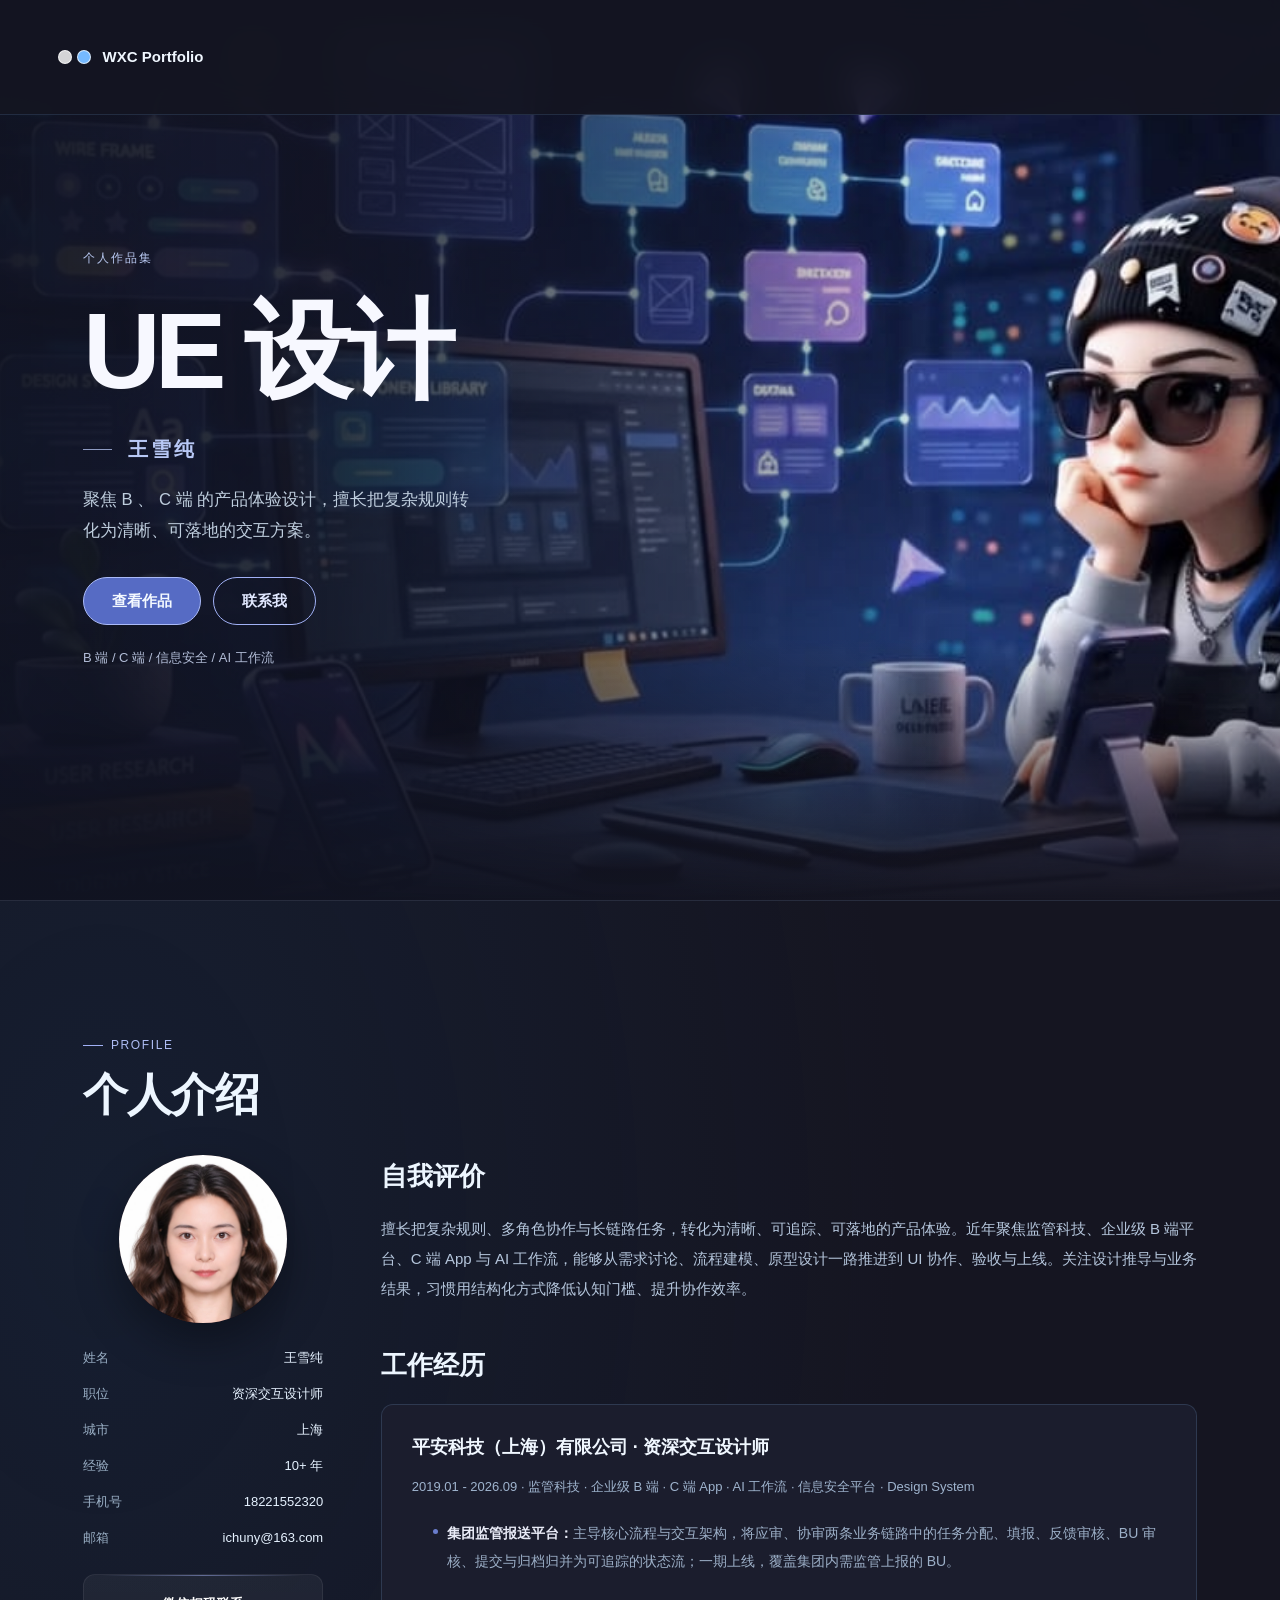
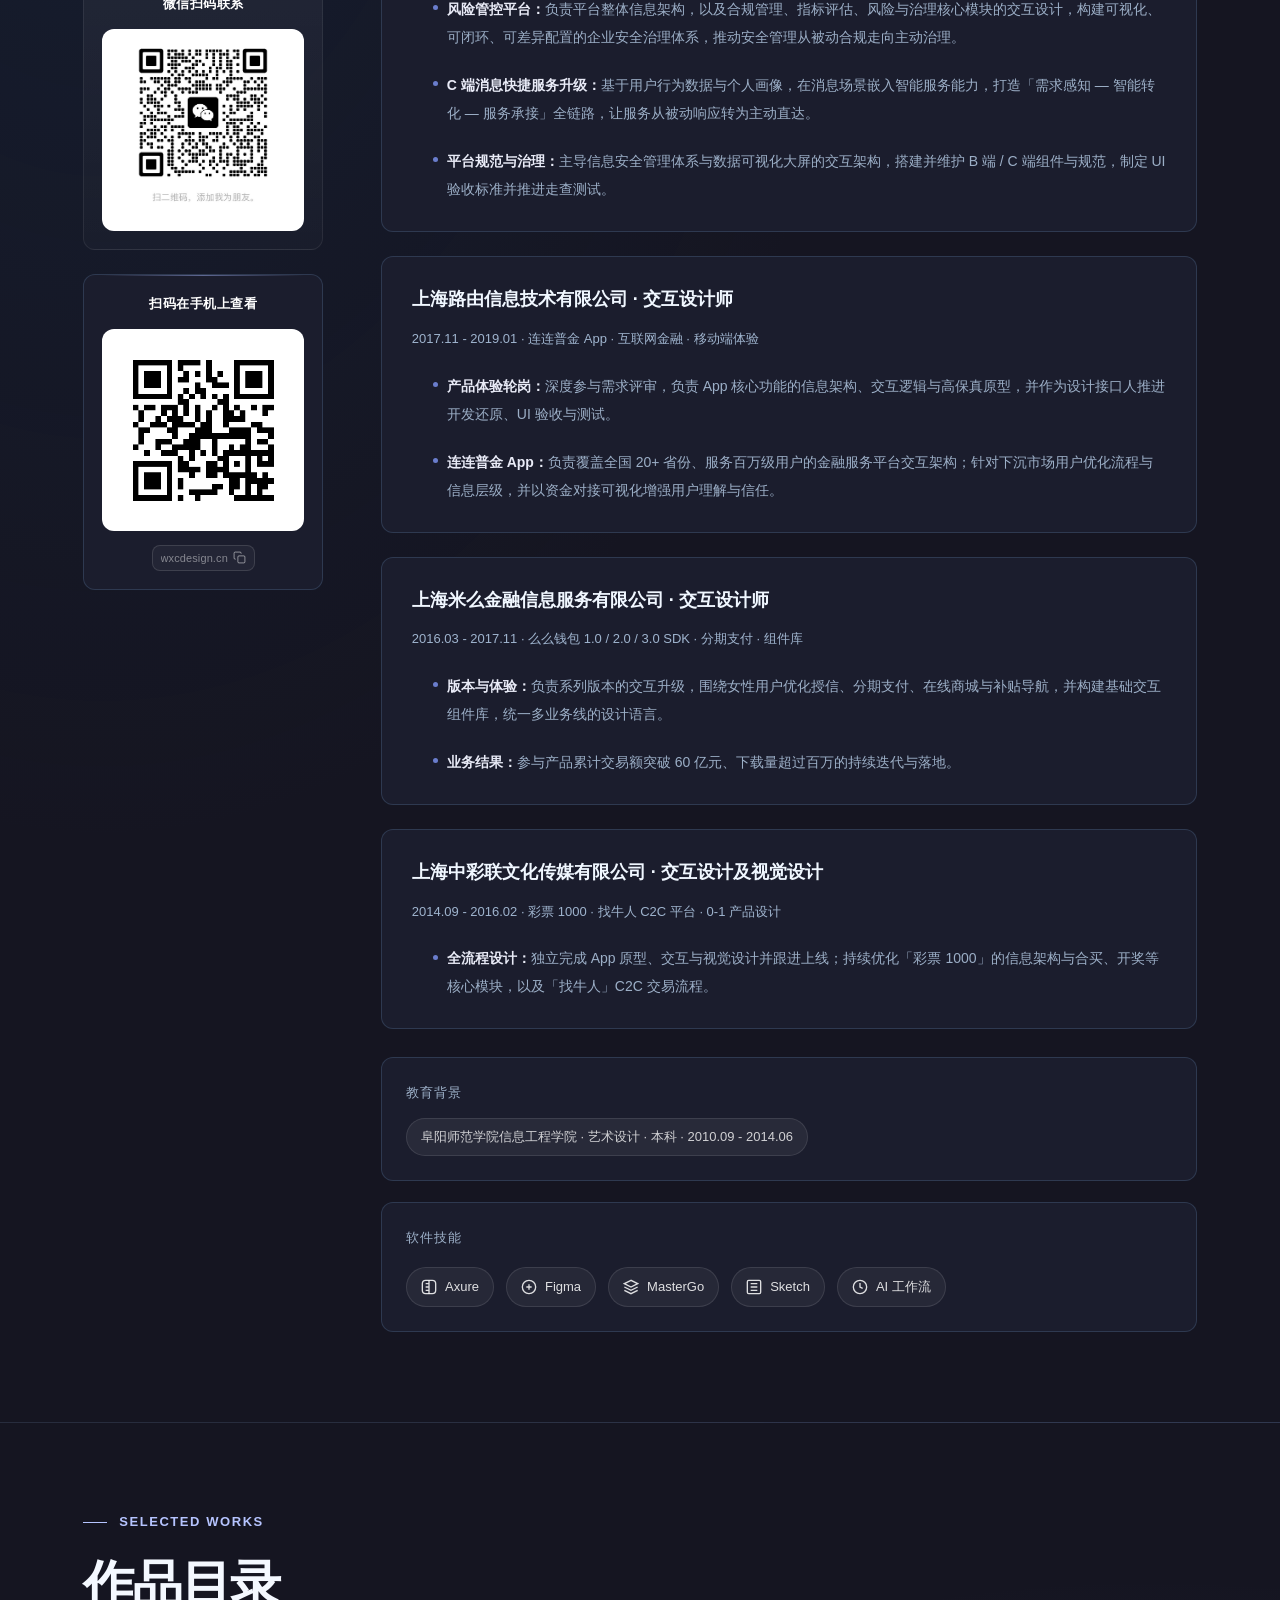
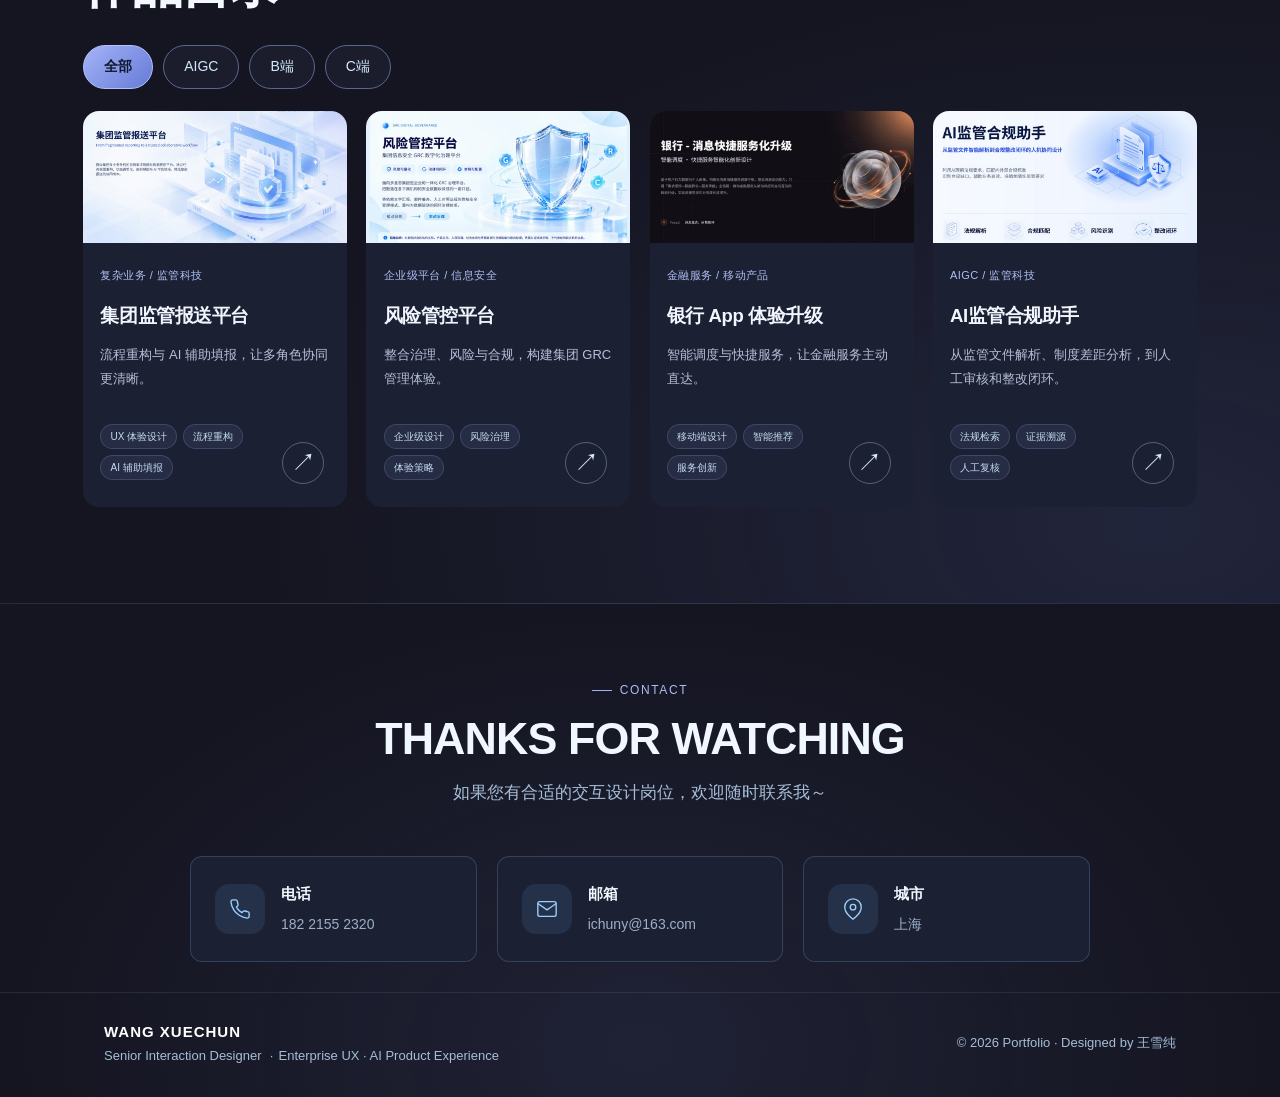
<file: index.html>
<!DOCTYPE html>
<html lang="zh-CN" data-page-node-id="96ODYj3Hy4Vz5V0AWqkU79" style="--pointer-x: 482.90911865234375px; --pointer-y: 625.45458984375px;"><head data-page-node-id="eFjh4g1rijEJxiqVLXXDZz">
  <meta charset="utf-8" data-page-node-id="NbrBWKpKqfMDyVziZxIEIm">
  <meta content="width=device-width, initial-scale=1, viewport-fit=cover" name="viewport" data-page-node-id="RkEWslge8G7kzO76NkJpHy">
  <title data-page-node-id="4W4zjG19wri380MkzVPxh2">
   王雪纯 | 资深交互设计师作品集
  </title>

  <meta content="王雪纯，资深交互设计师，10+年 B/C 端复杂业务系统设计经验，聚焦监管科技、信息安全与银行 C 端 App 体验设计。" name="description" data-page-node-id="i1pSMmKtmt6wkhfjKzH3H4">
  <link href="./styles.css?v=20261124" rel="stylesheet" data-page-node-id="4RyBB3gaeR5D48L6NRa9DN">
 <style id="__dm_no_drag_style__">* { -webkit-user-drag: none !important; }</style><style id="__dm_bindable_badge_style__">[data-sp-bindable="database"]{outline:1px dashed #0088ff;outline-offset:2px;border-radius:4px;}[data-sp-bindable="database"] *{pointer-events:none !important;transition:none !important;animation:none !important;}[data-sp-bindable="database"]{transition:none !important;animation:none !important;}</style></head>
 <body data-page-node-id="HbBc5CqGBEcSLLsybtdKq7" class="" style="">
  <link rel="stylesheet" href="./catalog-preview.css?v=20261124">
  <link rel="stylesheet" href="./portfolio-theme.css?v=20261124">
  <header aria-label="主导航" class="site-header is-scrolled" data-page-node-id="ZvmTOHoDmvEqxGKqspxlvA">
   <a aria-label="返回首页" class="brand" href="#home" data-page-node-id="8uzDA3FJtqsdt2ZBUpNOTz">
    <span aria-hidden="true" class="brand-dots" data-page-node-id="QJMDnSG6rYkIEk9EuAGEAX">
     <i data-page-node-id="F5ZhjOgEVXTVVkkSI6SFJu">
     </i>
     <i data-page-node-id="7fGireL5hEdsOVlUMNFYlW">
     </i>
    </span>
    <span data-page-node-id="mwVGL9ctla5K85mpCqipnq">
     WXC Portfolio
    </span>
   </a>
   <nav aria-label="快速导航" class="quick-nav" data-page-node-id="BCBtjGnNxcsEj6dtcl93dy">
    <a data-section="home" href="#home" data-page-node-id="0kt21B0sbip4ah5U6HFZCZ" class="is-active">
     首页
    </a>
    <a data-section="profile" href="#profile" data-page-node-id="ozkBCwqGEPKV2BNG6vjYOg" class="">
     个人介绍
    </a>
    <div class="nav-item has-dropdown" data-page-node-id="4FJkzcUCsjcIiH0UijVDNa">
     <a data-section="catalog" href="#catalog" data-page-node-id="Y9VWlMVoCfhBGgO97bBAol" class="">
      作品目录
      <span class="nav-caret" data-page-node-id="ckfn4KAi54D4058jsaFKxe">▾</span>
     </a>
     <div class="nav-panel" data-page-node-id="nV2W1MoJDAbc2voadG4Bhr">
      <span class="nav-panel-label" data-page-node-id="NAFap2snMHjhHNjtHEnlaZ">
       B 端产品
      </span>
      <a class="nav-card" href="project-regulatory.html" data-page-node-id="sREyjb2f3i9qiU1DPqn6kx">
       <span class="nav-card-tag" data-page-node-id="1Ejj8qAIxJwA1XqAlYNO3h">
        监管科技 · 企业级 SaaS
       </span>
       <strong data-page-node-id="X5DdDRiqe0fO7xPcThvrhq">
        集团监管报送平台
       </strong>
       <p data-page-node-id="6XHhzpCGhbjmdKS8dyP3BJ">
        流程重构 + AI 辅助填报的多角色协同平台
       </p>
      </a>
      <a class="nav-card" href="project-security.html" data-page-node-id="nMfKX2QmMoZwPIluURWfa9">
       <span class="nav-card-tag" data-page-node-id="ZurkYVMbtaoNXj4crSwNiL">
        信息安全 · GRC
       </span>
       <strong data-page-node-id="X3csJOu5mn4AigcL45ONT5">
        风险管控平台
       </strong>
       <p data-page-node-id="bcTQbXxBPAY1mtpGIa1vf7">
        治理 G / 风险 R / 合规 C · 三道防线的集团 GRC 平台
       </p>
      </a>
      <span class="nav-panel-label" data-page-node-id="J59sJe2Usd9WZwvNrSUqWu">
       C 端产品
      </span>
      <a class="nav-card" href="project-bank.html" data-page-node-id="nXBXQn834htTPYSjSGQc53">
       <span class="nav-card-tag" data-page-node-id="AK7IWp2QxWr6dbDuJPoKsX">
        金融科技 · 移动端
       </span>
       <strong data-page-node-id="aDMdStA1NrtOO2GFBfaDZZ">
        银行 C 端 App 体验升级
       </strong>
       <p data-page-node-id="OzFF02jz8ts586fBwlhE78">
        智能调度 · 快捷服务双场景创新
       </p>
      </a>
      <span class="nav-panel-label">AIGC 产品</span>
      <a class="nav-card" href="project-ai-compliance.html">
       <span class="nav-card-tag">AIGC · 监管合规</span>
       <strong>AI监管合规助手</strong>
       <p>外规解析 · 制度差距分析 · 人机协同合规闭环</p>
      </a>
     </div>
    </div>
    <a class="contact-trigger" data-section="contact" href="#contact" data-page-node-id="K33sEzZyQdaHiCYyGOVpvq">
     联系我
    </a>
   </nav>
  </header>
  <main data-page-node-id="BnaEu6fMtoQJwajYeTQ7ua">
   <!-- 首页 -->
   <section aria-label="作品集封面" class="hero is-revealed" id="home" data-page-node-id="hero-home-001">
    <div aria-hidden="true" class="hero-bg" data-page-node-id="hero-bg-001">
     <video class="hero-bg-video" loop muted playsinline preload="none" poster="./assets/hero-still-mobile.jpg" data-page-node-id="hero-video-001">
      <source data-src="./assets/hero-bg.mp4" type="video/mp4" data-page-node-id="hG95a0cc9O69nhmOxSNKdh">
     </video>
     <img aria-hidden="true" alt="" class="hero-bg-still" src="./assets/hero-still-mobile.jpg" fetchpriority="high" decoding="async" data-page-node-id="hero-still-001">
    </div>
    <div aria-hidden="true" class="hero-vignette" data-page-node-id="hero-vignette-001">
    </div>
    <div aria-hidden="true" class="hero-glow" data-page-node-id="hero-glow-001">
    </div>
    <div class="hero-copy" data-page-node-id="hero-copy-001">
     <div class="eyebrow" data-page-node-id="hero-eyebrow-001">
      个人作品集
     </div>
     <h1 class="hero-editorial-title" data-page-node-id="hero-h1-001">UE 设计</h1>
     <p class="hero-editorial-signature"><span aria-hidden="true"></span> 王雪纯</p>
     <p class="lead" data-page-node-id="hero-lead-001" style="">聚焦 B 、 C 端 的产品体验设计，擅长把复杂规则转化为清晰、可落地的交互方案。</p>
     <div class="hero-actions" data-page-node-id="hero-actions-001">
      <a class="btn-primary" href="#catalog" data-page-node-id="hero-btn-primary-001">
       查看作品
      </a>
      <a class="btn-secondary contact-trigger" href="#contact" data-page-node-id="hero-btn-secondary-001">
       联系我
      </a>
     </div>
     <p class="hero-category-tags" data-page-node-id="hero-tags-001">B 端 / C 端 / 信息安全 / AI 工作流</p>
    </div>
    <a aria-label="向下滚动" class="scroll-cue" href="#profile" data-page-node-id="hero-scrollcue-001">
     <svg fill="none" height="28" stroke="currentColor" stroke-width="2" viewBox="0 0 24 24" width="28" data-page-node-id="hero-scrollcue-svg-001">
      <path d="M12 5v14M5 12l7 7 7-7" data-page-node-id="hero-scrollcue-path-001">
      </path>
     </svg>
    </a>
   </section>
   <!-- 个人介绍 -->
   <section aria-label="个人介绍" class="profile-screen is-revealed" id="profile" data-page-node-id="ZUohE93HQpLuJNFWVyxJEJ">
    <div aria-hidden="true" class="profile-bg" data-page-node-id="Ps8p2NodqkkIkP6r0eDBz0">
    </div>
    <div aria-hidden="true" class="profile-shade" data-page-node-id="uPHZltQ3jxEDbWO9mfWyff">
    </div>
    <div class="profile-content" data-page-node-id="lUXxw4U7iDeuL1niEFAaoK">
     <div class="profile-heading" data-page-node-id="BXheLOdDaFNaUY4tM1OCIn">
      <span class="section-label" data-page-node-id="8p2HMylSvQq2UOmBrzcAac">
       Profile
      </span>
      <h2 data-page-node-id="SogKqrgK56RXvOlJcS8PYy">
       个人介绍
      </h2>
     </div>
     <div class="profile-layout" data-page-node-id="dtGd8VPo6vVfT7bc2cf9Mv">
      <div class="profile-photo-card" data-page-node-id="7CPy4TAeF5bY6UOoXQ9mKz">
       <div class="profile-photo" data-page-node-id="UCuWZ1iMWGJ3LEqbcCoATZ">
        <img alt="王雪纯个人照片" src="./assets/photo-portrait-blue.jpg" loading="lazy" decoding="async" data-page-node-id="LST1eINn6MZEmdOVlaPgDZ">
       </div>
       <div class="profile-quick-info" data-page-node-id="xK5gElKqA58KZGQjpkrBDj">
        <div data-page-node-id="3dnEJmr3rUHJmCi5W9ztOU">
         <span data-page-node-id="Zuh4XEgwqhau0FVru30LIW">姓名</span>
         <strong data-page-node-id="ML1LQD5sap8r4u8uiDf3hg">王雪纯</strong>
        </div>
        <div data-page-node-id="eRPo8HDFYCCMWBYKPLh51t">
         <span data-page-node-id="XlQmmCkuqDqb2DoVPB546P">职位</span>
         <strong data-page-node-id="4dmIt1ucOeECZnAbt7mM53">资深交互设计师</strong>
        </div>
        <div data-page-node-id="cvdo1fKywC9XM3wSAYCQiP">
         <span data-page-node-id="y8COfhJJYpMXiKKDINFJQI">城市</span>
         <strong data-page-node-id="KvrHQCvht4vKK7GuK9YiM4">上海</strong>
        </div>
        <div data-page-node-id="NkvFBZ7nFidqmNHQKVGV6I">
         <span data-page-node-id="KCXNFKAet8Q2uRzs4E3JND">经验</span>
         <strong data-page-node-id="k5GZaA01OH6PM1vWbsK11M">10+ 年</strong>
        </div>
        <div data-page-node-id="9yZnOxfFOeh5sUPBlTxEfx">
         <span data-page-node-id="jCPXaMne2vWqu3nWQGhmHm">手机号</span>
         <strong data-page-node-id="BwUtCDoH6dbP7MF13UItgv">18221552320</strong>
        </div>
        <div data-page-node-id="RhH8LVDfUAVDm1bA9eljXh">
         <span data-page-node-id="VoIFqxLxHoIWH236KiHu0A">邮箱</span>
         <strong data-page-node-id="hQlknuHHpjkTCfelYshP6p">ichuny@163.com</strong>
        </div>
       </div>
       <div class="profile-wechat" data-page-node-id="65HKGG4pPZD1mE0SUXJC4y">
        <span class="wechat-label" data-page-node-id="qtsCcDFgTiZkz52cxcI7XR">微信扫码联系</span>
        <img alt="王雪纯微信二维码" src="./assets/wechat-qr.jpg" loading="lazy" decoding="async" data-page-node-id="feqK1Y48BjKbVU6C2XUtRp">
       </div>
       <div class="profile-wechat profile-site-qr" data-page-node-id="K20hyDO79ahtukrTUkUAPn">
        <span class="wechat-label" data-page-node-id="E5NcKUBQgZR94DnWijF6ht">扫码在手机上查看</span>
        <img alt="王雪纯作品集在线链接二维码" loading="lazy" src="./assets/site-qr.png" data-page-node-id="UDgKJjkcV125IPNPJWvlbF">
        <button aria-label="复制作品集链接" class="site-copy" data-copy="https://wxcdesign.cn/" type="button" data-page-node-id="UNxtNQ4iKVtIHIncJbQkwK">
         <span class="site-url" data-page-node-id="iVmysj1C0XeNHQdBeMRViB">wxcdesign.cn</span>
         <svg aria-hidden="true" fill="none" height="13" stroke="currentColor" stroke-width="1.8" viewBox="0 0 24 24" width="13" data-page-node-id="mj0aEKtm4JDNfH6ng6DK3a">
          <rect height="13" rx="2" width="13" x="9" y="9" data-page-node-id="YFwetPvHM3BMl4mvOmuDJV"></rect>
          <path d="M5 15H4a2 2 0 01-2-2V4a2 2 0 012-2h9a2 2 0 012 2v1" data-page-node-id="B2FgIpopHGsi8Rq2II9QHt"></path>
         </svg>
         <span class="site-copy-tip" data-page-node-id="b8Yzi4ouwvpI4EOdTvMo6t">已复制</span>
        </button>
       </div>
      </div>
      <div class="profile-main" data-page-node-id="8ys4vSz46fqzjrTvyrFDtW">
       <h3 data-page-node-id="vTTaxEwQSdD0OnsjPBM9nK">自我评价</h3>
       <p class="profile-summary" data-page-node-id="7mFARXuqC7TJnuS1qhe056">擅长把复杂规则、多角色协作与长链路任务，转化为清晰、可追踪、可落地的产品体验。近年聚焦监管科技、企业级 B 端平台、C 端 App 与 AI 工作流，能够从需求讨论、流程建模、原型设计一路推进到 UI 协作、验收与上线。关注设计推导与业务结果，习惯用结构化方式降低认知门槛、提升协作效率。</p>
       <h3 class="profile-subhead" data-page-node-id="q3QldfrQI4OR43zjy5SYN3">工作经历</h3>
      <div class="profile-experience-compact" data-page-node-id="NV1DnHDDLvRpLS00ADTiAA">
        <div class="exp-compact-item" data-page-node-id="EGemAbNEHxUzls1UmjyAIJ">
         <h4 data-page-node-id="0yL81H2wtCHwZGDyEIIYxj">平安科技（上海）有限公司 · 资深交互设计师</h4>
         <p class="exp-meta" data-page-node-id="hCctEzDyeoOyChKencUt2B" style="">2019.01 - 2026.09 · 监管科技 · 企业级 B 端 · C 端 App · AI 工作流 · 信息安全平台 · Design System​</p>
         <ul class="exp-points" data-page-node-id="zPqnXR4feLFjBBXV0Oif9h">
          <li data-page-node-id="7hymFIvkV8rn9aH4rI4sCy"><strong data-page-node-id="eKMeZy8APGaGCi1uD2svmF">集团监管报送平台：</strong>主导核心流程与交互架构，将应审、协审两条业务链路中的任务分配、填报、反馈审核、BU 审核、提交与归档归并为可追踪的状态流；一期上线，覆盖集团内需监管上报的 BU。</li>
          <li data-page-node-id="DflmylIsEkca4BGgVr9qta"><strong data-page-node-id="yibyCQpbwLSEdB7qrHDdxk">风险管控平台：</strong>负责平台整体信息架构，以及合规管理、指标评估、风险与治理核心模块的交互设计，构建可视化、可闭环、可差异配置的企业安全治理体系，推动安全管理从被动合规走向主动治理。</li>
          <li data-page-node-id="csyKARNpqmIH1VUxNZhyfT"><strong data-page-node-id="qApW6xbBojwobAkKGZmpRe">C 端消息快捷服务升级：</strong>基于用户行为数据与个人画像，在消息场景嵌入智能服务能力，打造「需求感知 — 智能转化 — 服务承接」全链路，让服务从被动响应转为主动直达。</li>
          <li data-page-node-id="qAYGVlOyP36zvvu5QU4fmV"><strong data-page-node-id="bY1BU4BGYkm2FoLHB7HUAc">平台规范与治理：</strong>主导信息安全管理体系与数据可视化大屏的交互架构，搭建并维护 B 端 / C 端组件与规范，制定 UI 验收标准并推进走查测试。</li>
         </ul>
        </div>
        <div class="exp-compact-item" data-page-node-id="HlnhwFrICLYwcyAeQ1Qg18">
         <h4 data-page-node-id="Scxtn5FUKTNZXBbYSyuNpi" style="">上海路由信息技术有限公司 · 交互设计师​</h4>
         <p class="exp-meta" data-page-node-id="033bRhEjCy3N6mdjUiBohU">2017.11 - 2019.01 · 连连普金 App · 互联网金融 · 移动端体验</p>
         <ul class="exp-points" data-page-node-id="5o8XPByCuBcJ5GBNZUNV5M">
          <li data-page-node-id="mw73DpYcNI0rbyORUo9aDE"><strong data-page-node-id="KvVFXZX7WRio7ijUVReWra">产品体验轮岗：</strong>深度参与需求评审，负责 App 核心功能的信息架构、交互逻辑与高保真原型，并作为设计接口人推进开发还原、UI 验收与测试。</li>
          <li data-page-node-id="yjbfHHLy4FIMmmUBeGZcO5"><strong data-page-node-id="WJeZXorfekdB4enLumJmlB">连连普金 App：</strong>负责覆盖全国 20+ 省份、服务百万级用户的金融服务平台交互架构；针对下沉市场用户优化流程与信息层级，并以资金对接可视化增强用户理解与信任。</li>
         </ul>
        </div>
        <div class="exp-compact-item" data-page-node-id="aMR7oFn6uWGYGnCkXSXUlS">
         <h4 data-page-node-id="Ktld0vP0gFKyfdVzJ2NYuc">上海米么金融信息服务有限公司 · 交互设计师</h4>
         <p class="exp-meta" data-page-node-id="zNNkPlIpL9uDCwFka493pE">2016.03 - 2017.11 · 么么钱包 1.0 / 2.0 / 3.0 SDK · 分期支付 · 组件库</p>
         <ul class="exp-points" data-page-node-id="bkAlD3VHH8fvJgYj7XyxDj">
          <li data-page-node-id="syWUu4ZqjXn8BEZx9qquKN"><strong data-page-node-id="fhCUjHHoJf9ddDcalOuk9j">版本与体验：</strong>负责系列版本的交互升级，围绕女性用户优化授信、分期支付、在线商城与补贴导航，并构建基础交互组件库，统一多业务线的设计语言。</li>
          <li data-page-node-id="vGImH8NzAScpV8xm9HweDO"><strong data-page-node-id="E5238Gu8EFcTBKAMzeyTyG">业务结果：</strong>参与产品累计交易额突破 60 亿元、下载量超过百万的持续迭代与落地。</li>
         </ul>
        </div>
        <div class="exp-compact-item" data-page-node-id="n2EgqkIF0ZDNQFGFCN5bSk">
         <h4 data-page-node-id="u0YxrDLciCjPhRlOCv7Yp3">上海中彩联文化传媒有限公司 · 交互设计及视觉设计</h4>
         <p class="exp-meta" data-page-node-id="z8swD9ej0kmmvuI41sev5S">2014.09 - 2016.02 · 彩票 1000 · 找牛人 C2C 平台 · 0-1 产品设计</p>
         <ul class="exp-points" data-page-node-id="SmCOGi65m40OGSEYeV91y7">
          <li data-page-node-id="rrK6ZBB7kd3Apk0BsnUAXL"><strong data-page-node-id="0ORNcHJUrcEQQyPNxQCVBE">全流程设计：</strong>独立完成 App 原型、交互与视觉设计并跟进上线；持续优化「彩票 1000」的信息架构与合买、开奖等核心模块，以及「找牛人」C2C 交易流程。</li>
         </ul>
        </div>
      </div>
       <div class="profile-tools" style="margin-top: 28px;" data-page-node-id="Dfh6cAQcui0g4UKPHmEg0a">
        <span class="tool-label" data-page-node-id="oB1nKCzkXzhyClI17jOQyu">教育背景</span>
        <div class="tool-tags" data-page-node-id="mFlCZk48Mr5aWFEikYF9hu">
         <span data-page-node-id="QSGHhltGffG4vG0Dmtq2fR">阜阳师范学院信息工程学院 · 艺术设计 · 本科 · 2010.09 - 2014.06</span>
        </div>
       </div>
       <div class="profile-tools" style="margin-top: 20px;" data-page-node-id="HVDAiLjyRLQ5XmxkXRvP1X">
        <span class="tool-label" data-page-node-id="KczzyH5uyb6Ai6B4mCDPG7">软件技能</span>
        <div class="software-skills" data-page-node-id="1dpO4ASt6ytGIWP4iVxTKP">
         <span data-page-node-id="HtkWd1eUr9nUsUNolQG3wi">
          <svg fill="none" stroke="currentColor" stroke-width="2" viewBox="0 0 24 24" data-page-node-id="hcBrFjUcbFcIRYdaOGEnRo"><rect height="20" rx="5" ry="5" width="20" x="2" y="2" data-page-node-id="yzr4tDlTEVsmWzEmAPNqFt"></rect><path d="M12 2v20M7 7h5M7 12h5m-5 5h5" data-page-node-id="Tm0oQDgjS7LnHjro3qGimL"></path></svg>
          Axure
         </span>
         <span data-page-node-id="CZa6XzZrSWV0LnvAqSPUS0">
          <svg fill="none" stroke="currentColor" stroke-width="2" viewBox="0 0 24 24" data-page-node-id="9gqkkXuVbz175NRic0FKud"><circle cx="12" cy="12" r="10" data-page-node-id="rVyRQayLtHNezFwObZCUhb"></circle><path d="M8 12h8M12 8v8" data-page-node-id="1SfYYOS2TGQYYgVFF4dGyA"></path></svg>
          Figma
         </span>
         <span data-page-node-id="Y2T7iG0MA5ezeSovcoamvB">
          <svg fill="none" stroke="currentColor" stroke-width="2" viewBox="0 0 24 24" data-page-node-id="sIrx7nDw7RKZC4gmgL8CUo"><path d="M12 2L2 7l10 5 10-5-10-5zM2 17l10 5 10-5M2 12l10 5 10-5" data-page-node-id="x7FTyUuK8NAoccQquSBukv"></path></svg>
          MasterGo
         </span>
         <span data-page-node-id="uOrso9piN3IGJlc1jpMJnA">
          <svg fill="none" stroke="currentColor" stroke-width="2" viewBox="0 0 24 24" data-page-node-id="JWBT3ZFt1RCQi7Jrrk5grL"><rect height="20" rx="2" ry="2" width="20" x="2" y="2" data-page-node-id="ESkhnxygDMINnqfoQpPft4"></rect><path d="M7 7h10M7 12h10M7 17h10" data-page-node-id="tJ7bhyjkrdezYNHQJVk4Z5"></path></svg>
          Sketch
         </span>
         <span data-page-node-id="RvJ2qThLKIe1XwE084034M">
          <svg fill="none" stroke="currentColor" stroke-width="2" viewBox="0 0 24 24" data-page-node-id="uznvY0c0mYJk3i6CmwnF3c"><path d="M12 2a10 10 0 100 20 10 10 0 000-20z" data-page-node-id="VGJNhx82udq1ZqWIErPsXF"></path><path d="M12 6v6l4 2" data-page-node-id="AIMccIBisvChgl3bZW866S"></path></svg>
          AI 工作流
         </span>
        </div>
       </div>
      </div>
     </div>
    </div>
   </section>
   <!-- 作品目录 -->
   <section class="selected-work catalog-screen" id="catalog" aria-labelledby="selected-work-title">
    <div class="selected-work-inner">
     <header class="selected-work-heading">
      <p class="selected-work-label"><span aria-hidden="true"></span> SELECTED WORKS</p>
      <h2 id="selected-work-title">作品目录</h2>
     </header>
     <div class="work-filters" role="group" aria-label="筛选作品" hidden>
      <button type="button" data-work-filter="all" aria-pressed="true">全部</button>
      <button type="button" data-work-filter="aigc" aria-pressed="false">AIGC</button>
      <button type="button" data-work-filter="business" aria-pressed="false">B端</button>
      <button type="button" data-work-filter="consumer" aria-pressed="false">C端</button>
     </div>
     <div class="selected-work-grid">
      <a class="selected-work-card" data-work-category="business" href="project-regulatory.html">
       <div class="selected-work-cover cover-regulatory">
        <div class="selected-work-media"><img src="./assets/regulatory-1118b-01-mobile.jpg" width="960" height="540" alt="集团监管报送平台项目封面" loading="lazy" decoding="async"></div>
       </div>
       <div class="selected-work-info">
        <p class="selected-work-category">复杂业务 / 监管科技</p>
        <h3>集团监管报送平台 <span aria-hidden="true">↗</span></h3>
        <p class="selected-work-description">流程重构与 AI 辅助填报，让多角色协同更清晰。</p>
        <div class="selected-work-tags"><span>UX 体验设计</span><span>流程重构</span><span>AI 辅助填报</span></div>
       </div>
      </a>
      <a class="selected-work-card" data-work-category="business" href="project-security.html">
       <div class="selected-work-cover cover-security">
        <div class="selected-work-media"><img src="./assets/security-01-mobile.jpg" width="1436" height="817" alt="风险管控平台项目封面" loading="lazy" decoding="async"></div>
       </div>
       <div class="selected-work-info">
        <p class="selected-work-category">企业级平台 / 信息安全</p>
        <h3>风险管控平台 <span aria-hidden="true">↗</span></h3>
        <p class="selected-work-description">整合治理、风险与合规，构建集团 GRC 管理体验。</p>
        <div class="selected-work-tags"><span>企业级设计</span><span>风险治理</span><span>体验策略</span></div>
       </div>
      </a>
      <a class="selected-work-card" data-work-category="consumer" href="project-bank.html">
       <div class="selected-work-cover cover-bank">
        <div class="selected-work-media"><img src="./assets/bank-1118-01-cover-mobile.jpg" width="900" height="450" alt="银行 C 端 App 体验升级封面" loading="lazy" decoding="async"></div>
       </div>
       <div class="selected-work-info">
        <p class="selected-work-category">金融服务 / 移动产品</p>
        <h3>银行 App 体验升级 <span aria-hidden="true">↗</span></h3>
        <p class="selected-work-description">智能调度与快捷服务，让金融服务主动直达。</p>
        <div class="selected-work-tags"><span>移动端设计</span><span>智能推荐</span><span>服务创新</span></div>
       </div>
      </a>
      <a class="selected-work-card" data-work-category="aigc business" href="project-ai-compliance.html">
       <div class="selected-work-cover cover-ai">
        <div class="selected-work-media"><img src="./assets/ai-compliance-1118b-01-mobile.jpg" width="900" height="506" alt="AI监管合规助手封面" loading="lazy" decoding="async"></div>
       </div>
       <div class="selected-work-info">
        <p class="selected-work-category">AIGC / 监管科技</p>
        <h3>AI监管合规助手 <span aria-hidden="true">↗</span></h3>
        <p class="selected-work-description">从监管文件解析、制度差距分析，到人工审核和整改闭环。</p>
        <div class="selected-work-tags"><span>法规检索</span><span>证据溯源</span><span>人工复核</span></div>
       </div>
      </a>
     </div>
    </div>
   </section>
   <!-- 联系我 / 页脚 -->
   <section aria-label="联系我" class="contact-screen is-revealed" id="contact" data-page-node-id="OuipRE8plR1YdU1JrA8u9H">
    <div aria-hidden="true" class="contact-bg" data-page-node-id="xafK6TCevdelTxcXYZNg7w">
    </div>
    <div aria-hidden="true" class="contact-shade" data-page-node-id="SgS1mwgXtG0xlvBotxNJxz">
    </div>
    <div class="contact-content" data-page-node-id="kneH7KdvqJ70vCVjOADcBa">
     <div class="contact-heading" data-page-node-id="EZtRxEMaLzm9PltYv8YKUc">
      <span class="section-label" data-page-node-id="HDzQvtbJKst2Nbx4EDOZ8Y">
       Contact
      </span>
      <h2 data-page-node-id="GnHGqS1HYxHMAmurjDTDvz">
       THANKS FOR WATCHING
      </h2>
      <p class="contact-lead" data-page-node-id="TP3hIwmBwTkDJJhRjgjA7S">
       如果您有合适的交互设计岗位，欢迎随时联系我～
      </p>
     </div>
     <div class="contact-cards" data-page-node-id="COxA6ofXhS9BInlPPHIdLz">
      <a class="contact-card" href="tel:18221552320" data-page-node-id="U9trm0TkWMw4BC8syHGohN">
       <div class="contact-icon" data-page-node-id="A2PguklXLZiJ4OVTyjyDaK">
        <svg fill="none" stroke="currentColor" stroke-width="1.5" viewBox="0 0 24 24" data-page-node-id="yQliIF7MQ2UykMLs9OzXD1">
         <path d="M22 16.92v3a2 2 0 01-2.18 2 19.79 19.79 0 01-8.63-3.07 19.5 19.5 0 01-6-6 19.79 19.79 0 01-3.07-8.67A2 2 0 014.11 2h3a2 2 0 012 1.72 12.84 12.84 0 00.7 2.81 2 2 0 01-.45 2.11L8.09 9.91a16 16 0 006 6l1.27-1.27a2 2 0 012.11-.45 12.84 12.84 0 002.81.7A2 2 0 0122 16.92z" data-page-node-id="OfaNtCBdErj2NahBkMeRZE"></path>
        </svg>
       </div>
       <div data-page-node-id="vcbKrrkdeyEg447kwjcGYS">
        <strong data-page-node-id="FbTrD3DYepCu5H9KFn9VnR">
         电话
        </strong>
        <span data-page-node-id="8pAN55WdTdBDTCGEscrRxJ">
         182 2155 2320
        </span>
       </div>
      </a>
      <a class="contact-card" href="mailto:ichuny@163.com" data-page-node-id="DyHzNC6UOquXjA4RuVZi9Q">
       <div class="contact-icon" data-page-node-id="ALqxBfUfwlkHWLmiMXT2s1">
        <svg fill="none" stroke="currentColor" stroke-width="1.5" viewBox="0 0 24 24" data-page-node-id="NqyGFVDSdv4fLmFiiCpqOG">
         <path d="M4 4h16c1.1 0 2 .9 2 2v12c0 1.1-.9 2-2 2H4c-1.1 0-2-.9-2-2V6c0-1.1.9-2 2-2z" data-page-node-id="FDoEfPAY7WyFVUjd0zmpRN"></path>
         <polyline points="22,6 12,13 2,6" data-page-node-id="Fi4RUvO8SESr7KSbDYkpIm"></polyline>
        </svg>
       </div>
       <div data-page-node-id="qUmGdWujb1Suiv4D19JtGx">
        <strong data-page-node-id="yrZl1aPoPnp3iiZJNTvL6u">
         邮箱
        </strong>
        <span data-page-node-id="tQJq2AFnqxQ87Hd1fI6HHE">
         ichuny@163.com
        </span>
       </div>
      </a>
      <div class="contact-card" data-page-node-id="NJ2QIncW7A0KKR9KKtnvPB">
       <div class="contact-icon" data-page-node-id="yhKFnqwLHn5ozpjIKsR8ky">
        <svg fill="none" stroke="currentColor" stroke-width="1.5" viewBox="0 0 24 24" data-page-node-id="MY939HGlX2GJsBSWHGRKe3">
         <path d="M21 10c0 7-9 13-9 13s-9-6-9-13a9 9 0 0118 0z" data-page-node-id="tFBSYKgEClP9229Ux7c0yi"></path>
         <circle cx="12" cy="10" r="3" data-page-node-id="Gyp7JGE9lY1tgKywF04to6"></circle>
        </svg>
       </div>
       <div data-page-node-id="59u5FfJ4wV9JoFINp4ieIh">
        <strong data-page-node-id="bmDHyIEvz0m7HRcDKljYJX">
         城市
        </strong>
        <span data-page-node-id="FR8dcZp5Ig2DHQTd8DIiLu">
         上海
        </span>
       </div>
      </div>
     </div>
    </div>
    <footer class="footer" data-page-node-id="P0AYs9Okhs1D0C58RBUex9">
     <div data-page-node-id="3NHEBV6w5iOXtCkk48rc3L">
      <strong data-page-node-id="NjQk9UkvgdW0RI6mIwQ5Zb">
       WANG XUECHUN
      </strong>
      <br data-page-node-id="CZ2P4CME5XGUhVuc3nMn1b">
      <span class="footer-role" data-page-node-id="rF1xQp0LmN3sVbT7YcWJh8">Senior Interaction Designer</span>
      <span class="footer-role" data-page-node-id="uK4nZt9RcE2yHmP5LbVqX1">Enterprise UX · AI Product Experience</span>
     </div>
     <div class="footer-note" data-page-node-id="YJsUHK6VuAkhveJVsS2NA3">
      © 2026 Portfolio · Designed by 王雪纯
     </div>
    </footer>
   </section>
  </main>
  <div aria-hidden="true" class="contact-modal" id="contact-modal" data-page-node-id="aYTFy8VRoU8NdOR6VBrYNk">
   <div class="contact-modal-backdrop" data-contact-close="" data-page-node-id="RB7g9QqKVjKwWwBBEPrcZ1">
   </div>
   <div aria-label="联系我" aria-modal="true" class="contact-modal-panel" role="dialog" data-page-node-id="KMGWVOJpNsLrZbYYbZ03d1">
    <div class="modal-heading" data-page-node-id="2jCOrvRtFnWzh5fEjSENUZ">
     <h3 data-page-node-id="IVGNzDh5K61Gaa7kJBFHz2">
      联系我
     </h3>
     <button aria-label="关闭" class="contact-modal-close" data-contact-close="" type="button" data-page-node-id="zKorYaTX4YBL0d3EpN0D0l">
      <svg fill="none" height="20" stroke="currentColor" stroke-width="2" viewBox="0 0 24 24" width="20" data-page-node-id="v8Zt5rj9hClDN2OA1kGBki">
       <path d="M18 6L6 18M6 6l12 12" data-page-node-id="FiIsdmx9tDPFbgCxW7CbZf">
       </path>
      </svg>
     </button>
    </div>
    <div class="modal-body" data-page-node-id="AhKIFGcsyfngWGjQ7WF7Zp">
     <p data-page-node-id="p0G8P8aAedrBkA7TrjO9wg">
      欢迎通过电话或邮件联系我，期待交流。
     </p>
     <div class="modal-contact-list" data-page-node-id="zXbNe7jSdrnrTjuamEPxli">
      <a class="modal-contact-item" href="tel:18221552320" data-page-node-id="3h7WvsxnLLNB0leoDlx0Re">
       <span data-page-node-id="ZLQ53ub9wVJRkjGL7ADAYR">
        手机号
       </span>
       <strong data-page-node-id="6mmOZF08RBgpTtIk01aOZ2">
        182 2155 2320
       </strong>
      </a>
      <a class="modal-contact-item" href="mailto:ichuny@163.com" data-page-node-id="DaGex1D9cm9nd3guEYJvWO">
       <span data-page-node-id="T44D1NCGoE8QPhHwv1AVSZ">
        邮箱
       </span>
       <strong data-page-node-id="4SHt7Sv7AXdLqjxkjwqRAv">
        ichuny@163.com
       </strong>
      </a>
      <div class="modal-contact-item" data-page-node-id="SbXDhDQ5xPRkuULmAeph2z">
       <span data-page-node-id="LwQAkdIX2rWO4OmVWgWhWe">
        城市
       </span>
       <strong data-page-node-id="zCmqijI2F6z3WNErdfLBfV">
        上海
       </strong>
      </div>
     </div>
    </div>
   </div>
  </div>
  <script src="./script.js?v=20261118b" data-page-node-id="t98G1GlEUYYGlgG6TGIUTK">
  </script><div class="lb-overlay" aria-hidden="true" data-page-node-id="fHrdFs2VyrdVFhCmhRtuKz"><button aria-label="关闭大图" class="lb-close" type="button" data-page-node-id="pO1QFb5OF9U44DPE1SJGRW">×</button><div class="lb-inner" data-page-node-id="E8X03cGOzuAxi9klJasqan"><img alt="查看大图" data-page-node-id="aS57Aerc3R3OJTuvOztsmq"></div></div>
  <div class="lb-overlay" aria-hidden="true" data-page-node-id="EuubyHZGGpjJyKB0asYbKW"><button aria-label="关闭大图" class="lb-close" type="button" data-page-node-id="xh8KM5JeyAVV3UthHDRLns">×</button><div class="lb-inner" data-page-node-id="EXJMPsEPp6mZzuRnvgHJzB"><img alt="查看大图" data-page-node-id="vGWTSddKHtd8k7vdVG7UEp"></div></div>
 


</body></html>
</file>
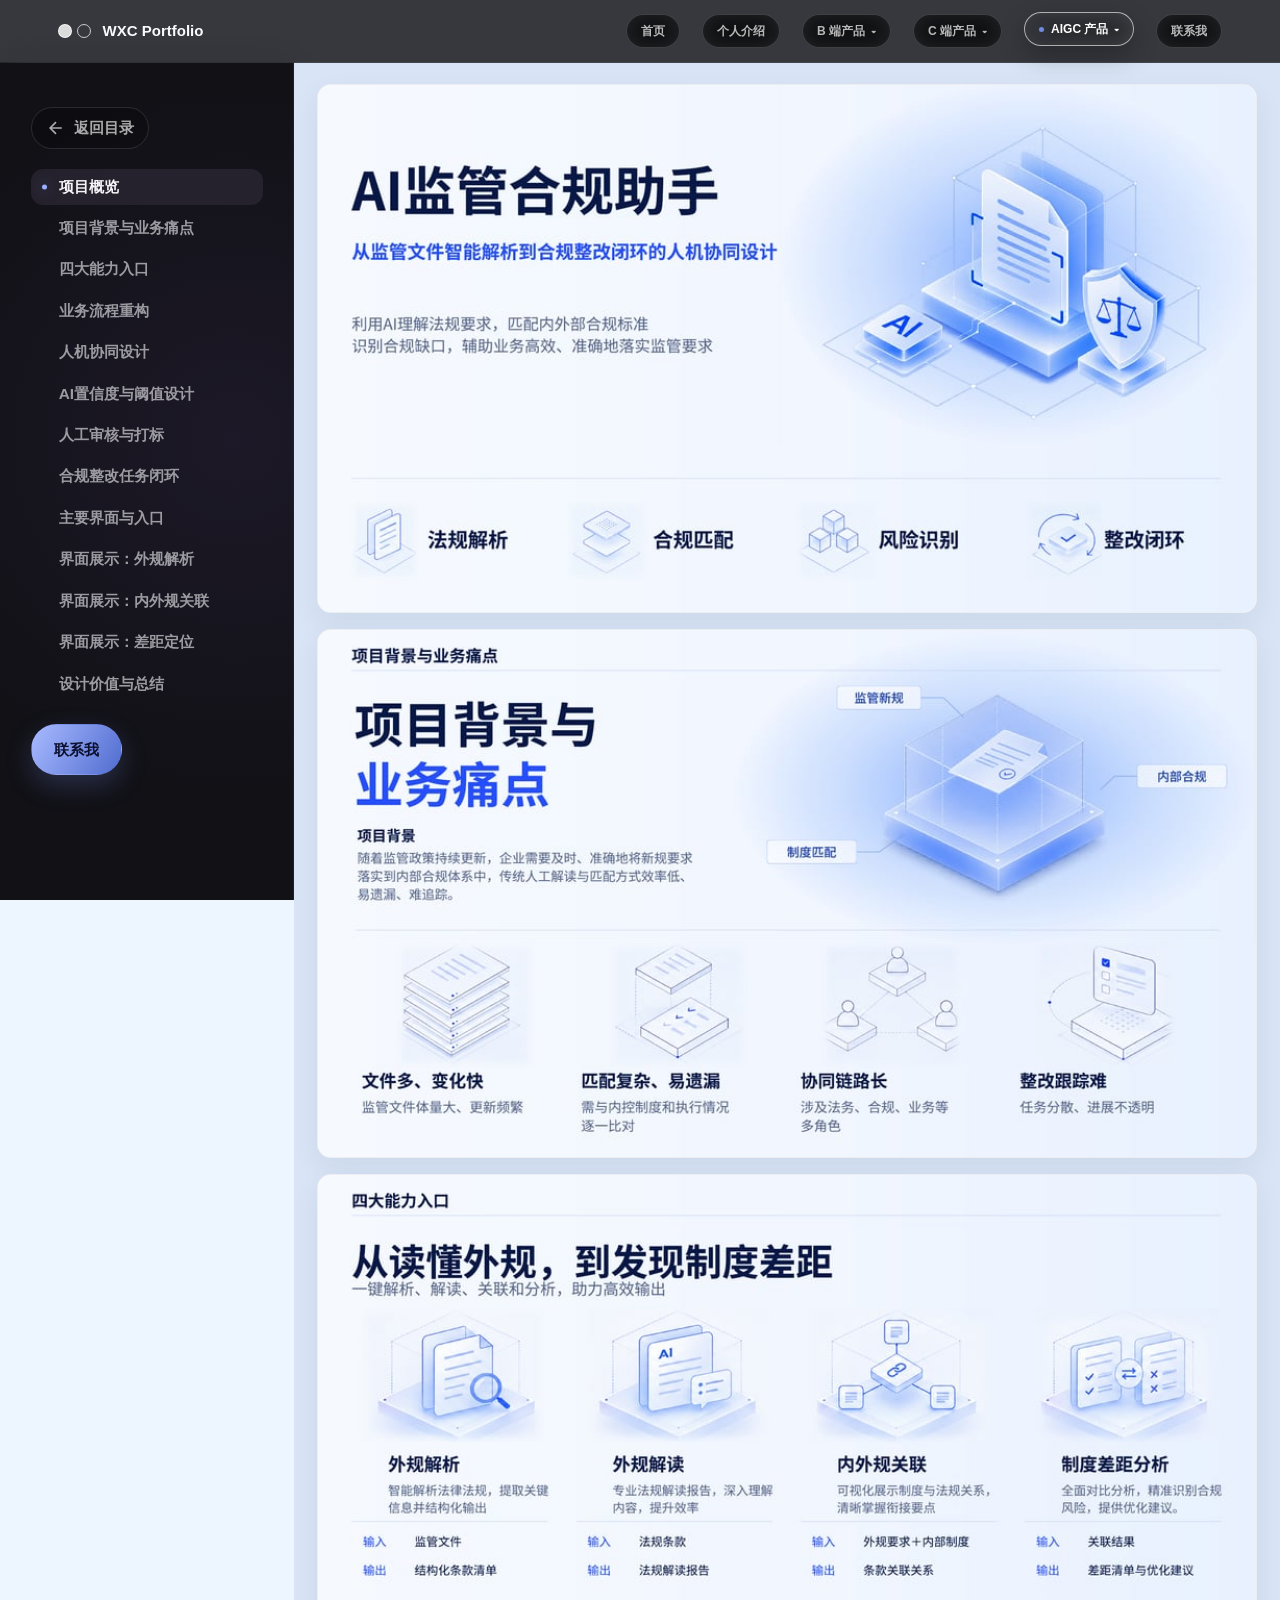
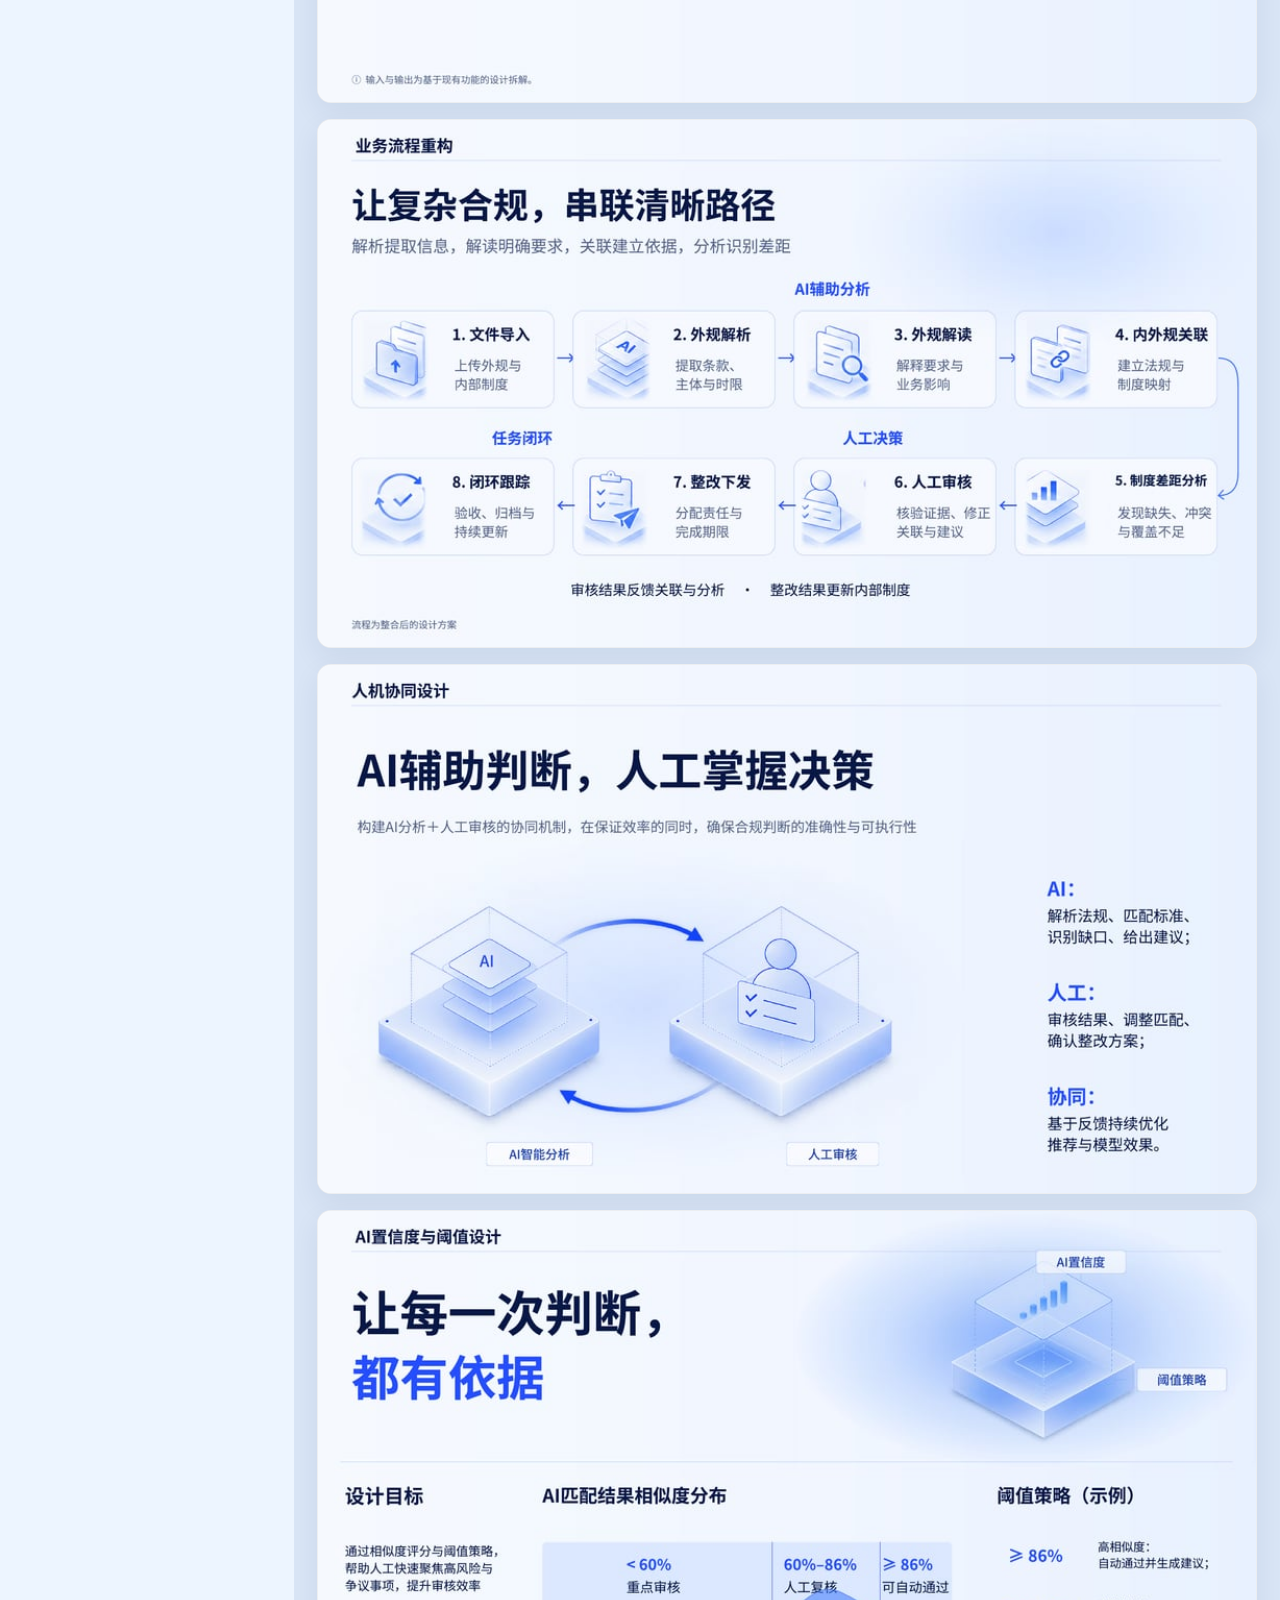
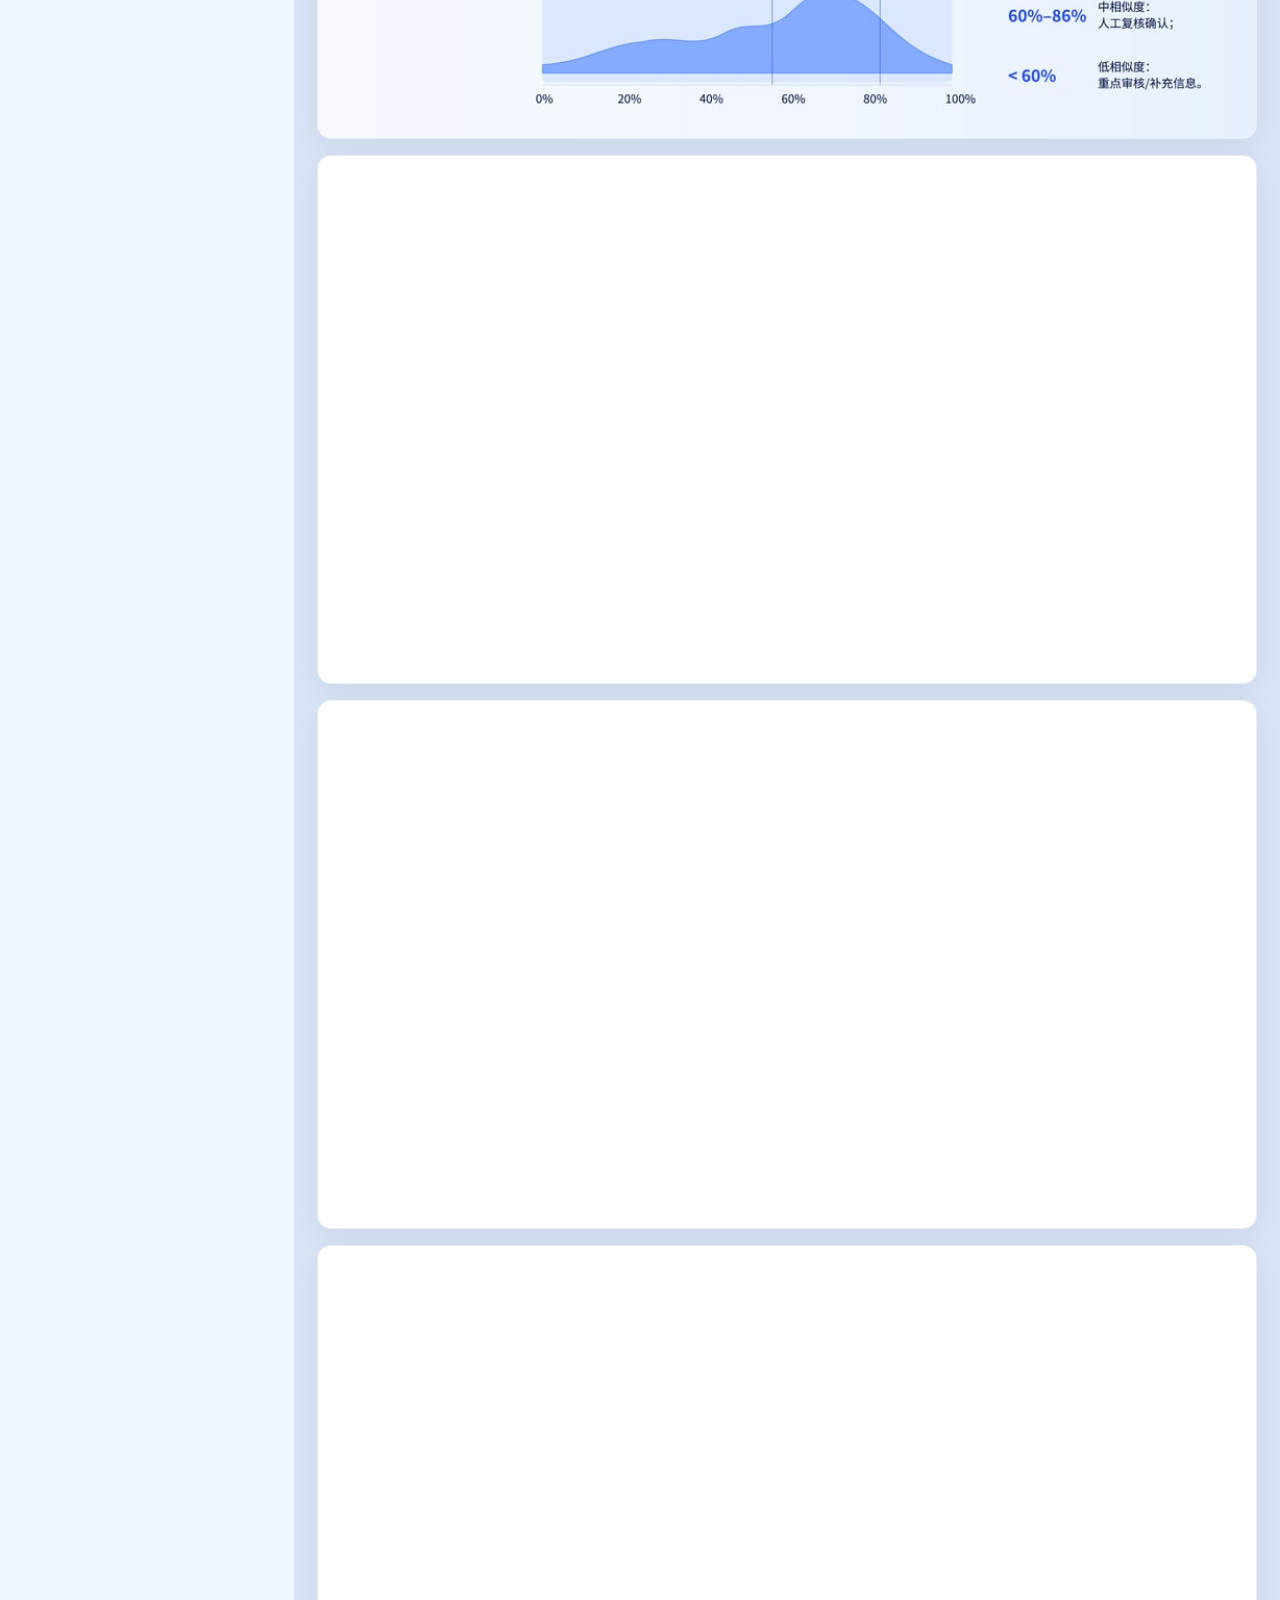
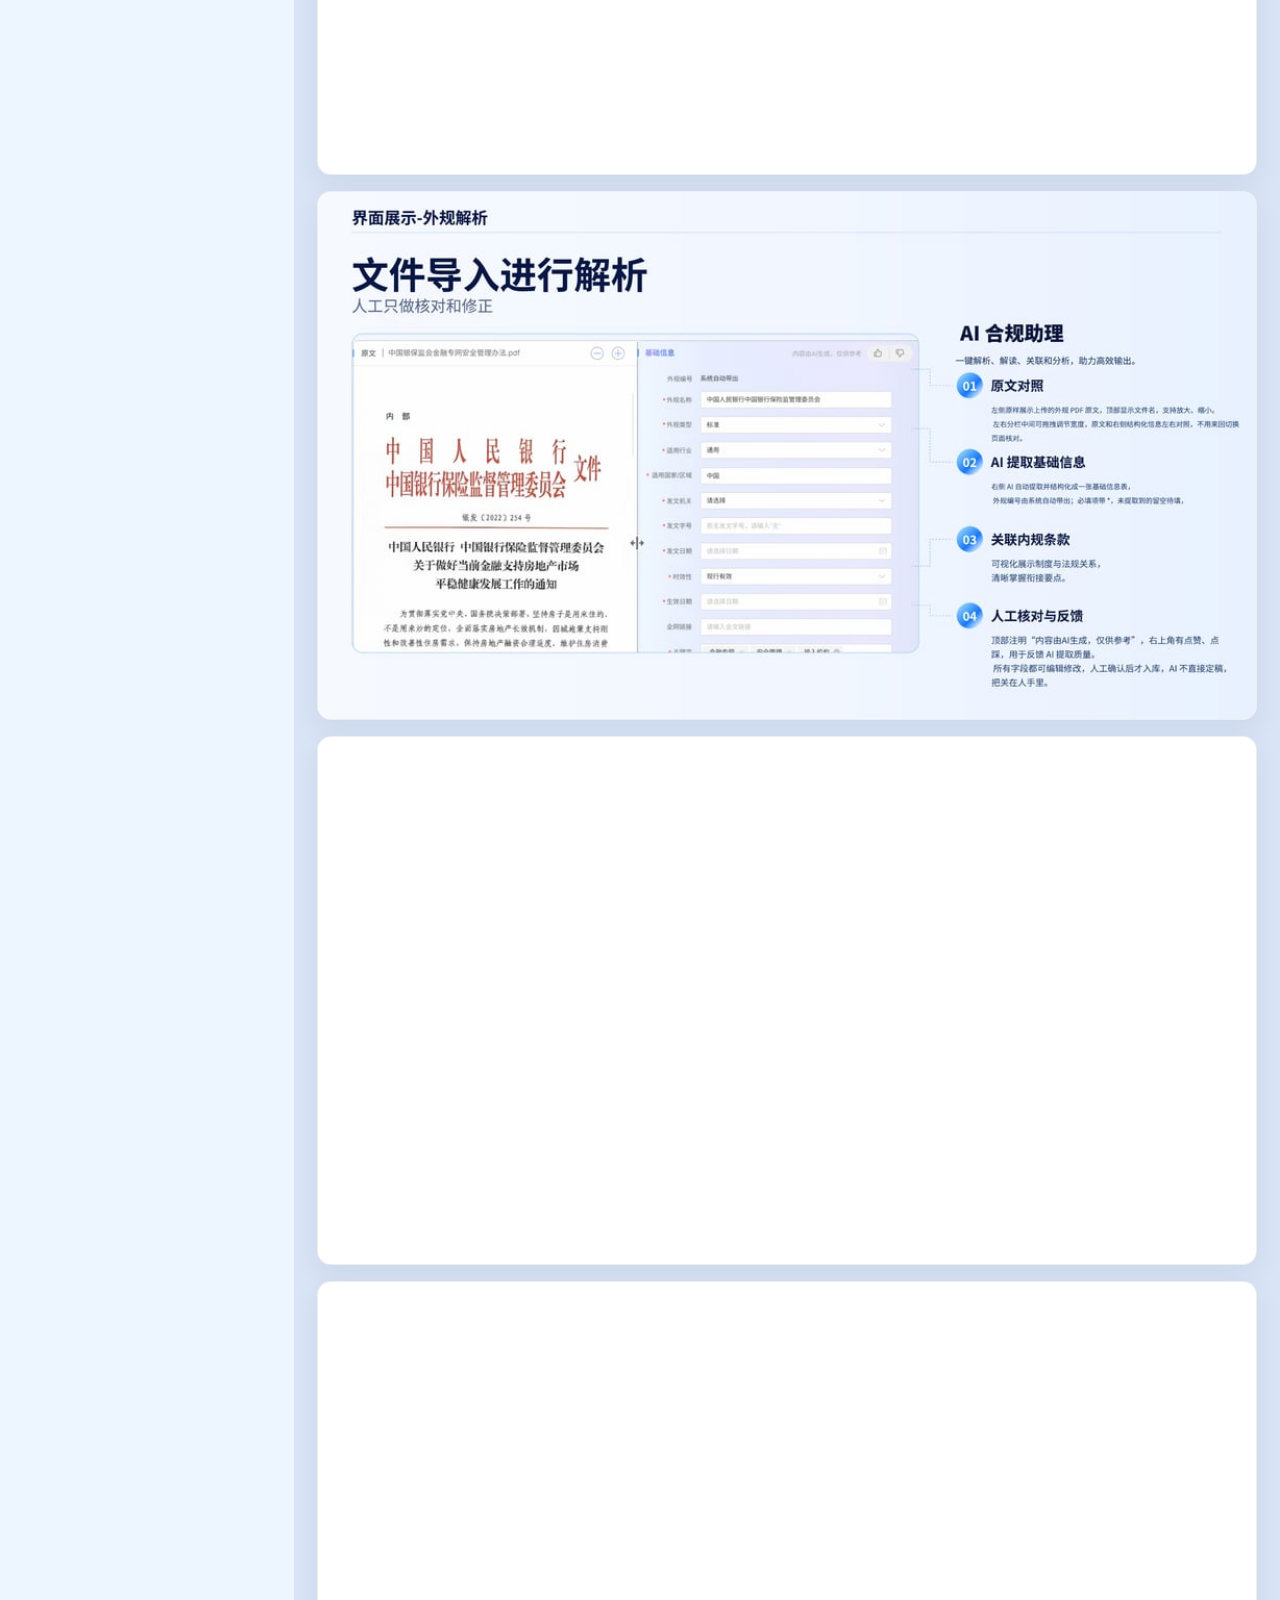
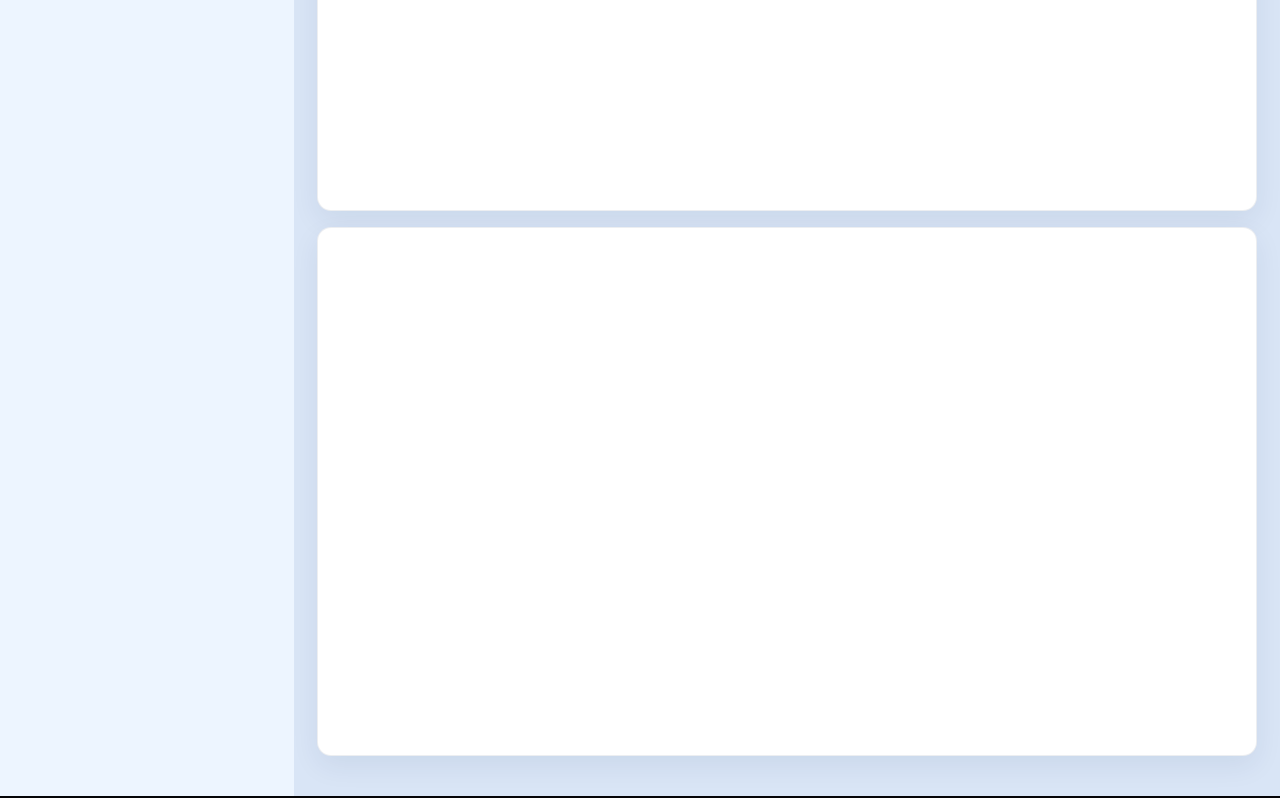
<file: project-ai-compliance.html>
<!DOCTYPE html>
<html lang="zh-CN">
 <head>
  <meta charset="utf-8">
  <meta content="width=device-width, initial-scale=1, viewport-fit=cover" name="viewport">
  <title>
   王雪纯 | AI监管合规助手案例
  </title>
<link rel="preload" as="image" href="./assets/ai-compliance-1118b-01-mobile.jpg" media="(max-width: 767px)" fetchpriority="high">
<link rel="preload" as="image" href="./assets/ai-compliance-1118b-01.jpg" media="(min-width: 768px)" fetchpriority="high">

  <link href="./styles.css?v=20261118" rel="stylesheet">
 <link href="./project-loading.css?v=20261118" rel="stylesheet">
 </head>
 <body>
  <header aria-label="主导航" class="site-header">
   <a aria-label="返回首页" class="brand" href="index.html#home">
    <span aria-hidden="true" class="brand-dots">
     <i>
     </i>
     <i>
     </i>
    </span>
    <span>
     WXC Portfolio
    </span>
   </a>
   <nav aria-label="快速导航" class="quick-nav">
    <a href="index.html#home">
     首页
    </a>
    <a href="index.html#profile">
     个人介绍
    </a>
    <div class="nav-item has-dropdown">
     <a href="index.html#catalog">
      B 端产品
      <span class="nav-caret">▾</span>
     </a>
     <div class="nav-panel">
      <a class="nav-card" href="project-regulatory.html">
       <span class="nav-card-tag">
        B 端 · 监管科技
       </span>
       <strong>
        集团监管报送平台
       </strong>
       <p>
        流程重构 + AI 辅助填报的多角色协同平台
       </p>
      </a>
      <a class="nav-card" href="project-security.html">
       <span class="nav-card-tag">
        B 端 · 信息安全
       </span>
       <strong>
        风险管控平台
       </strong>
       <p>
        量化可视 · 闭环治理 · 差异配置的集团 GRC 平台
       </p>
      </a>
     </div>
    </div>
    <div class="nav-item has-dropdown">
     <a href="index.html#catalog">
      C 端产品
      <span class="nav-caret">▾</span>
     </a>
     <div class="nav-panel">
      <a class="nav-card" href="project-bank.html">
       <span class="nav-card-tag">
        C 端 · 金融科技
       </span>
       <strong>
        银行 C 端 App 体验升级
       </strong>
       <p>
        消息直达 · 智能体承接的快捷服务体验
       </p>
      </a>
     </div>
    </div>
    <div class="nav-item has-dropdown">
     <a class="is-active" href="project-ai-compliance.html" aria-current="page">
      AIGC 产品
      <span class="nav-caret">▾</span>
     </a>
     <div class="nav-panel">
      <a class="nav-card is-here" href="project-ai-compliance.html" aria-current="page">
       <span class="nav-card-tag">AIGC · 监管合规</span>
       <strong>AI监管合规助手</strong>
       <p>外规解析 · 制度差距分析 · 人机协同合规闭环</p>
      </a>
     </div>
    </div>
    <a class="contact-trigger" href="index.html#contact">
     联系我
    </a>
   </nav>
  </header>
  <main>
   <section aria-label="AI监管合规助手案例" class="project-screen figma-case" id="project-ai-compliance">
    <aside aria-label="案例导航" class="project-sidebar">
     <a aria-label="返回作品目录" class="back-link" href="index.html#catalog">
      <svg fill="none" height="20" stroke="currentColor" stroke-width="2" viewbox="0 0 24 24" width="20">
       <path d="M19 12H5M12 19l-7-7 7-7">
       </path>
      </svg>
      返回目录
     </a>
     <nav aria-label="案例目录" class="project-toc">
      <a href="#ai-hero">项目概览</a>
      <a href="#ai-background">项目背景与业务痛点</a>
      <a href="#ai-capabilities">四大能力入口</a>
      <a href="#ai-workflow">业务流程重构</a>
      <a href="#ai-collaboration">人机协同设计</a>
      <a href="#ai-thresholds">AI置信度与阈值设计</a>
      <a href="#ai-review">人工审核与打标</a>
      <a href="#ai-remediation">合规整改任务闭环</a>
      <a href="#ai-interface">主要界面与入口</a>
      <a href="#ai-parsing">界面展示：外规解析</a>
      <a href="#ai-association">界面展示：内外规关联</a>
      <a href="#ai-comparison">界面展示：差距定位</a>
      <a href="#ai-value">设计价值与总结</a>
     </nav>
     <a aria-label="联系我" class="back-link contact-trigger" href="index.html#catalog">
      联系我
     </a>
    </aside>
    <p class="figma-swipe-hint">轻点图片可全屏放大查看</p>
    <article class="project-artboard figma-artboard" aria-label="AI监管合规助手项目内容">
      <h1 class="case-accessible-title">AI监管合规助手</h1>
      <figure class="figma-figure" id="ai-hero" aria-label="项目概览">
       <picture><source media="(max-width: 767px)" srcset="./assets/ai-compliance-1118b-01-mobile.jpg"><img src="./assets/ai-compliance-1118b-01.jpg" width="2000" height="1125" alt="从监管文件智能解析到合规整改闭环" loading="eager" fetchpriority="high" decoding="async"></picture>
       <figcaption class="figma-caption">从监管文件智能解析到合规整改闭环</figcaption>
      </figure>
      <figure class="figma-figure" id="ai-background" aria-label="项目背景与业务痛点">
       <picture><source media="(max-width: 767px)" srcset="./assets/ai-compliance-1118b-02-mobile.jpg"><img src="./assets/ai-compliance-1118b-02.jpg" width="2000" height="1125" alt="监管文件处理、匹配、协作与追溯" loading="lazy" decoding="async"></picture>
       <figcaption class="figma-caption">监管文件处理、匹配、协作与追溯</figcaption>
      </figure>
      <figure class="figma-figure" id="ai-capabilities" aria-label="四大能力入口">
       <picture><source media="(max-width: 767px)" srcset="./assets/ai-compliance-1118b-03-mobile.jpg"><img src="./assets/ai-compliance-1118b-03.jpg" width="2000" height="1125" alt="外规解析、外规解读、内外规关联、制度差距分析" loading="lazy" decoding="async"></picture>
       <figcaption class="figma-caption">外规解析、外规解读、内外规关联、制度差距分析</figcaption>
      </figure>
      <figure class="figma-figure" id="ai-workflow" aria-label="业务流程重构">
       <picture><source media="(max-width: 767px)" srcset="./assets/ai-compliance-1118b-04-mobile.jpg"><img src="./assets/ai-compliance-1118b-04.jpg" width="2000" height="1125" alt="让复杂合规串联清晰路径" loading="lazy" decoding="async"></picture>
       <figcaption class="figma-caption">让复杂合规串联清晰路径</figcaption>
      </figure>
      <figure class="figma-figure" id="ai-collaboration" aria-label="人机协同设计">
       <picture><source media="(max-width: 767px)" srcset="./assets/ai-compliance-1118b-05-mobile.jpg"><img src="./assets/ai-compliance-1118b-05.jpg" width="2000" height="1125" alt="AI辅助判断，人工掌握决策" loading="lazy" decoding="async"></picture>
       <figcaption class="figma-caption">AI辅助判断，人工掌握决策</figcaption>
      </figure>
      <figure class="figma-figure" id="ai-thresholds" aria-label="AI置信度与阈值设计">
       <picture><source media="(max-width: 767px)" srcset="./assets/ai-compliance-1118b-06-mobile.jpg"><img src="./assets/ai-compliance-1118b-06.jpg" width="2000" height="1125" alt="匹配置信度分布与阈值策略" loading="lazy" decoding="async"></picture>
       <figcaption class="figma-caption">匹配置信度分布与阈值策略</figcaption>
      </figure>
      <figure class="figma-figure" id="ai-review" aria-label="人工审核与打标">
       <picture><source media="(max-width: 767px)" srcset="./assets/ai-compliance-1118b-07-mobile.jpg"><img src="./assets/ai-compliance-1118b-07.jpg" width="2000" height="1125" alt="匹配结果审核与人工修正" loading="lazy" decoding="async"></picture>
       <figcaption class="figma-caption">匹配结果审核与人工修正</figcaption>
      </figure>
      <figure class="figma-figure" id="ai-remediation" aria-label="合规整改任务闭环">
       <picture><source media="(max-width: 767px)" srcset="./assets/ai-compliance-1118b-08-mobile.jpg"><img src="./assets/ai-compliance-1118b-08.jpg" width="2000" height="1125" alt="从发现缺口到整改落地" loading="lazy" decoding="async"></picture>
       <figcaption class="figma-caption">从发现缺口到整改落地</figcaption>
      </figure>
      <figure class="figma-figure" id="ai-interface" aria-label="主要界面与入口">
       <picture><source media="(max-width: 767px)" srcset="./assets/ai-compliance-1118b-09-mobile.jpg"><img src="./assets/ai-compliance-1118b-09.jpg" width="2000" height="1125" alt="AI合规助手功能入口与主界面" loading="lazy" decoding="async"></picture>
       <figcaption class="figma-caption">AI合规助手功能入口与主界面</figcaption>
      </figure>
      <figure class="figma-figure" id="ai-parsing" aria-label="界面展示：外规解析">
       <picture><source media="(max-width: 767px)" srcset="./assets/ai-compliance-1118b-10-mobile.jpg"><img src="./assets/ai-compliance-1118b-10.jpg" width="2000" height="1125" alt="文件导入、AI智能解析与人工复核" loading="lazy" decoding="async"></picture>
       <figcaption class="figma-caption">文件导入、AI智能解析与人工复核</figcaption>
      </figure>
      <figure class="figma-figure" id="ai-association" aria-label="界面展示：内外规关联">
       <picture><source media="(max-width: 767px)" srcset="./assets/ai-compliance-1118b-11-mobile.jpg"><img src="./assets/ai-compliance-1118b-11.jpg" width="2000" height="1125" alt="内外规关联、关联字段与匹配度" loading="lazy" decoding="async"></picture>
       <figcaption class="figma-caption">内外规关联、关联字段与匹配度</figcaption>
      </figure>
      <figure class="figma-figure" id="ai-comparison" aria-label="界面展示：差距定位">
       <picture><source media="(max-width: 767px)" srcset="./assets/ai-compliance-1118b-12-mobile.jpg"><img src="./assets/ai-compliance-1118b-12.jpg" width="2000" height="1125" alt="关联有依据，差距可定位" loading="lazy" decoding="async"></picture>
       <figcaption class="figma-caption">关联有依据，差距可定位</figcaption>
      </figure>
      <figure class="figma-figure" id="ai-value" aria-label="设计价值与总结">
       <picture><source media="(max-width: 767px)" srcset="./assets/ai-compliance-1118b-13-mobile.jpg"><img src="./assets/ai-compliance-1118b-13.jpg" width="2000" height="1125" alt="让合规判断更清晰，让整改执行可追踪" loading="lazy" decoding="async"></picture>
       <figcaption class="figma-caption">让合规判断更清晰，让整改执行可追踪</figcaption>
      </figure>
     </article>
   </section>
  </main>
  <div aria-hidden="true" class="contact-modal" id="contact-modal">
   <div class="contact-modal-backdrop" data-contact-close>
   </div>
   <div aria-label="联系我" aria-modal="true" class="contact-modal-panel" role="dialog">
    <div class="modal-heading">
     <h3>
      联系我
     </h3>
     <button aria-label="关闭" class="contact-modal-close" data-contact-close type="button">
      <svg fill="none" height="20" stroke="currentColor" stroke-width="2" viewbox="0 0 24 24" width="20">
       <path d="M18 6L6 18M6 6l12 12">
       </path>
      </svg>
     </button>
    </div>
    <div class="modal-body">
     <p>
      欢迎通过电话或邮件联系我，期待交流。
     </p>
     <div class="modal-contact-list">
      <a class="modal-contact-item" href="tel:18221552320">
       <span>
        电话
       </span>
       <strong>
        182 2155 2320
       </strong>
      </a>
      <a class="modal-contact-item" href="mailto:ichuny@163.com">
       <span>
        邮箱
       </span>
       <strong>
        ichuny@163.com
       </strong>
      </a>
      <div class="modal-contact-item">
       <span>
        城市
       </span>
       <strong>
        上海
       </strong>
      </div>
     </div>
    </div>
   </div>
  </div>
  <script src="./project-loading.js?v=20261118b"></script>
  <script src="./script.js?v=20261118">
  </script>
 </body>
</html>
</file>
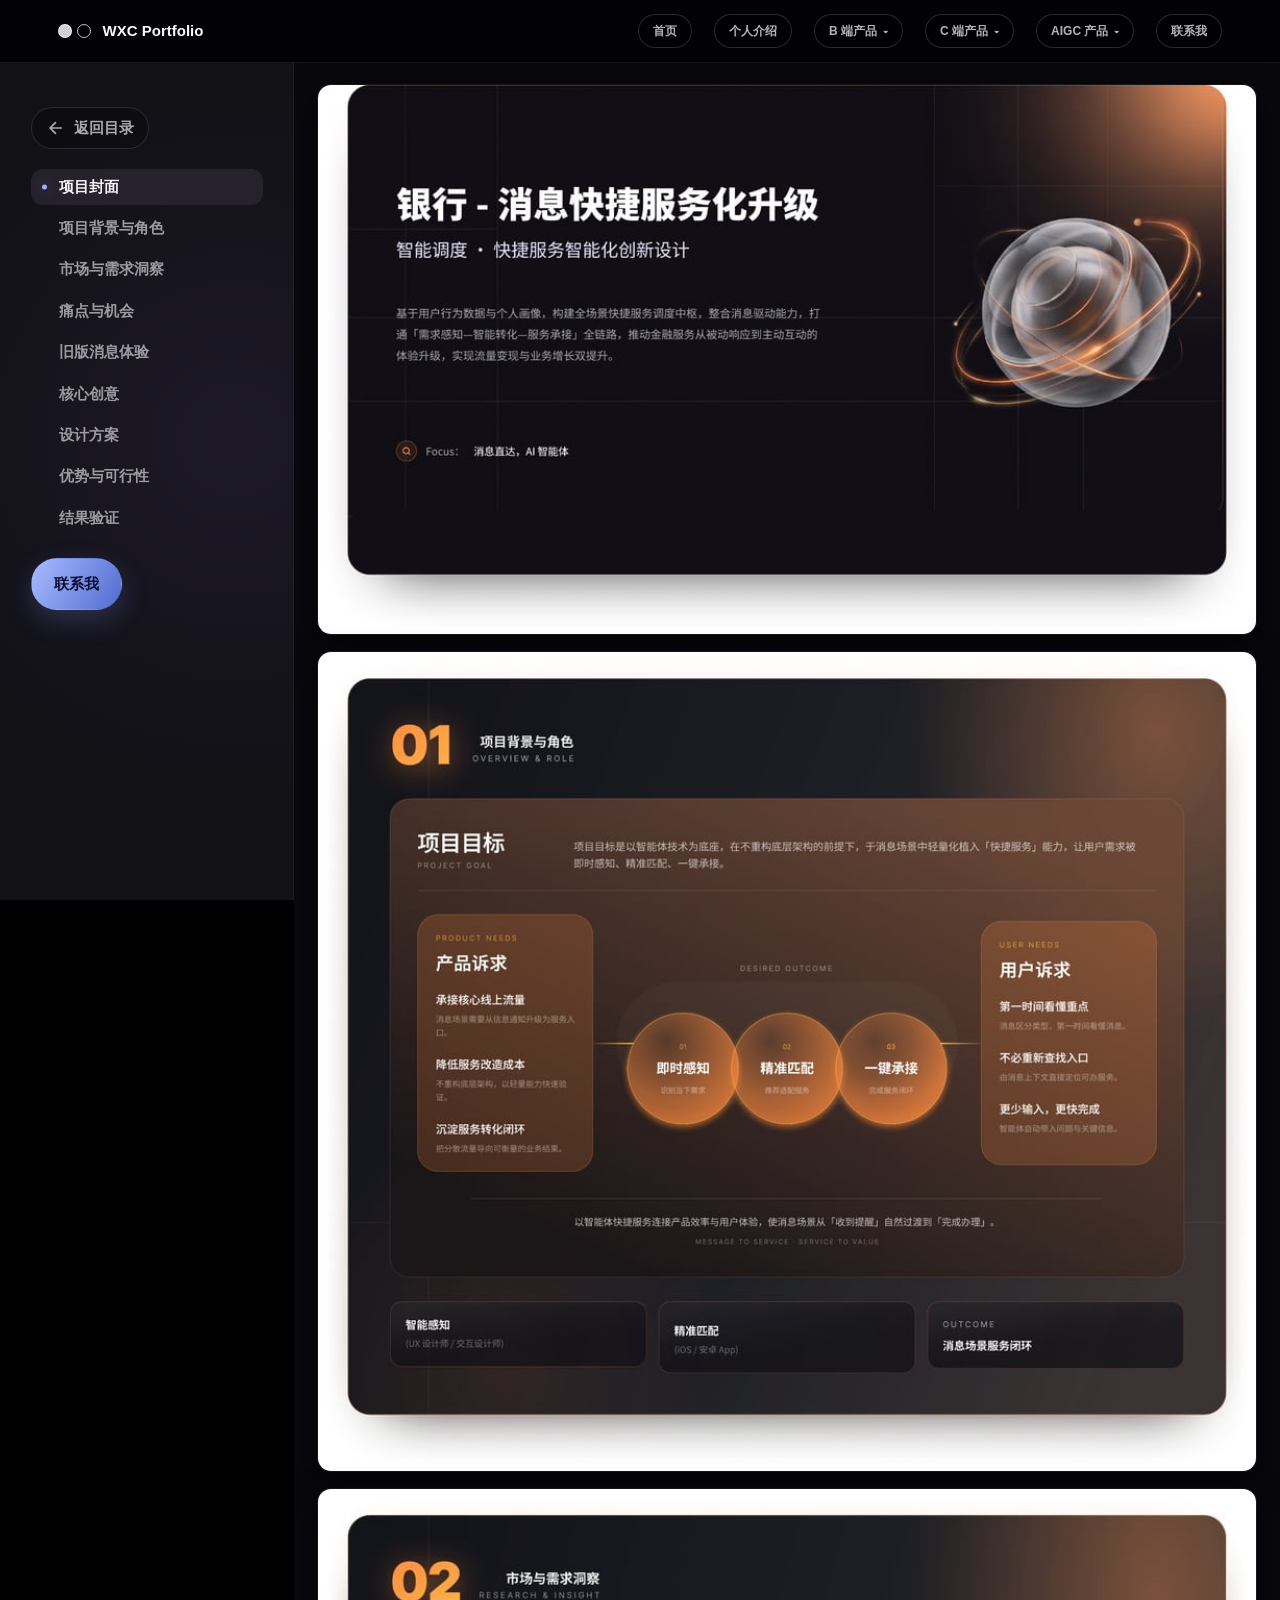
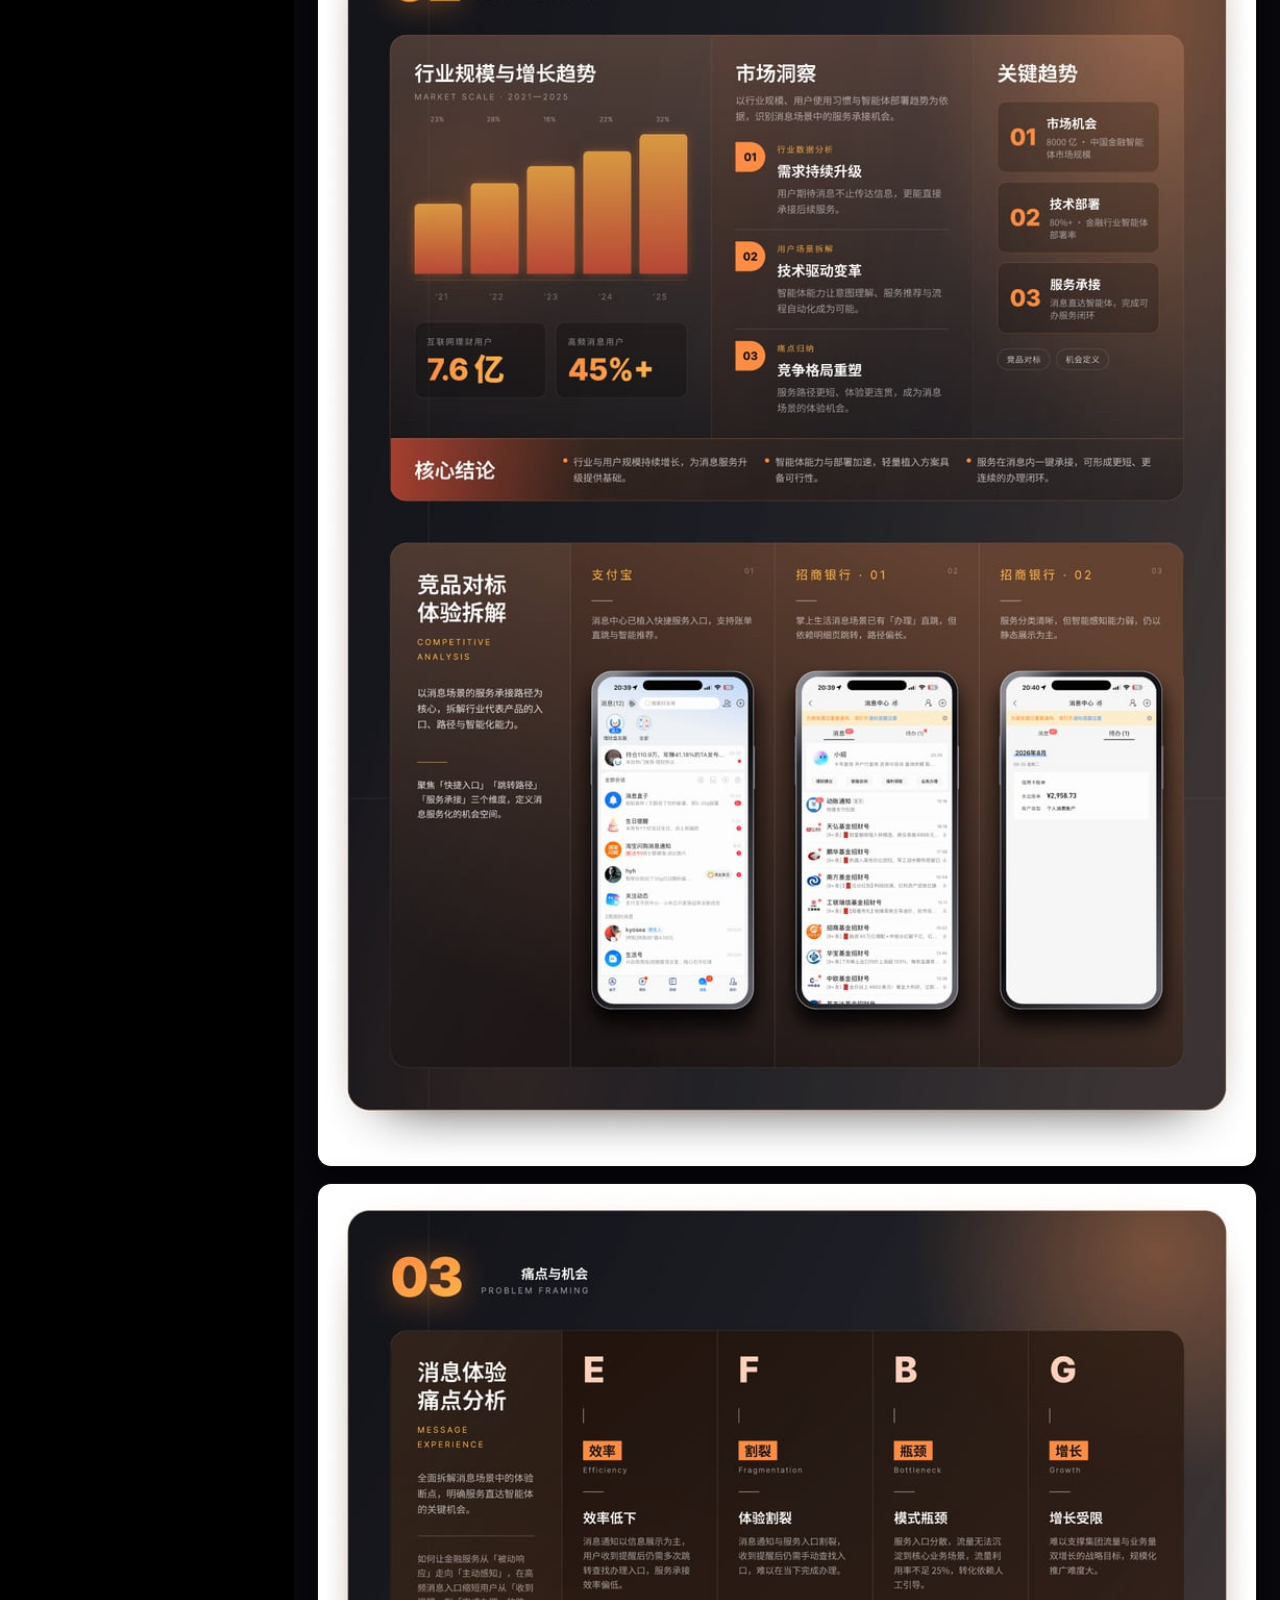
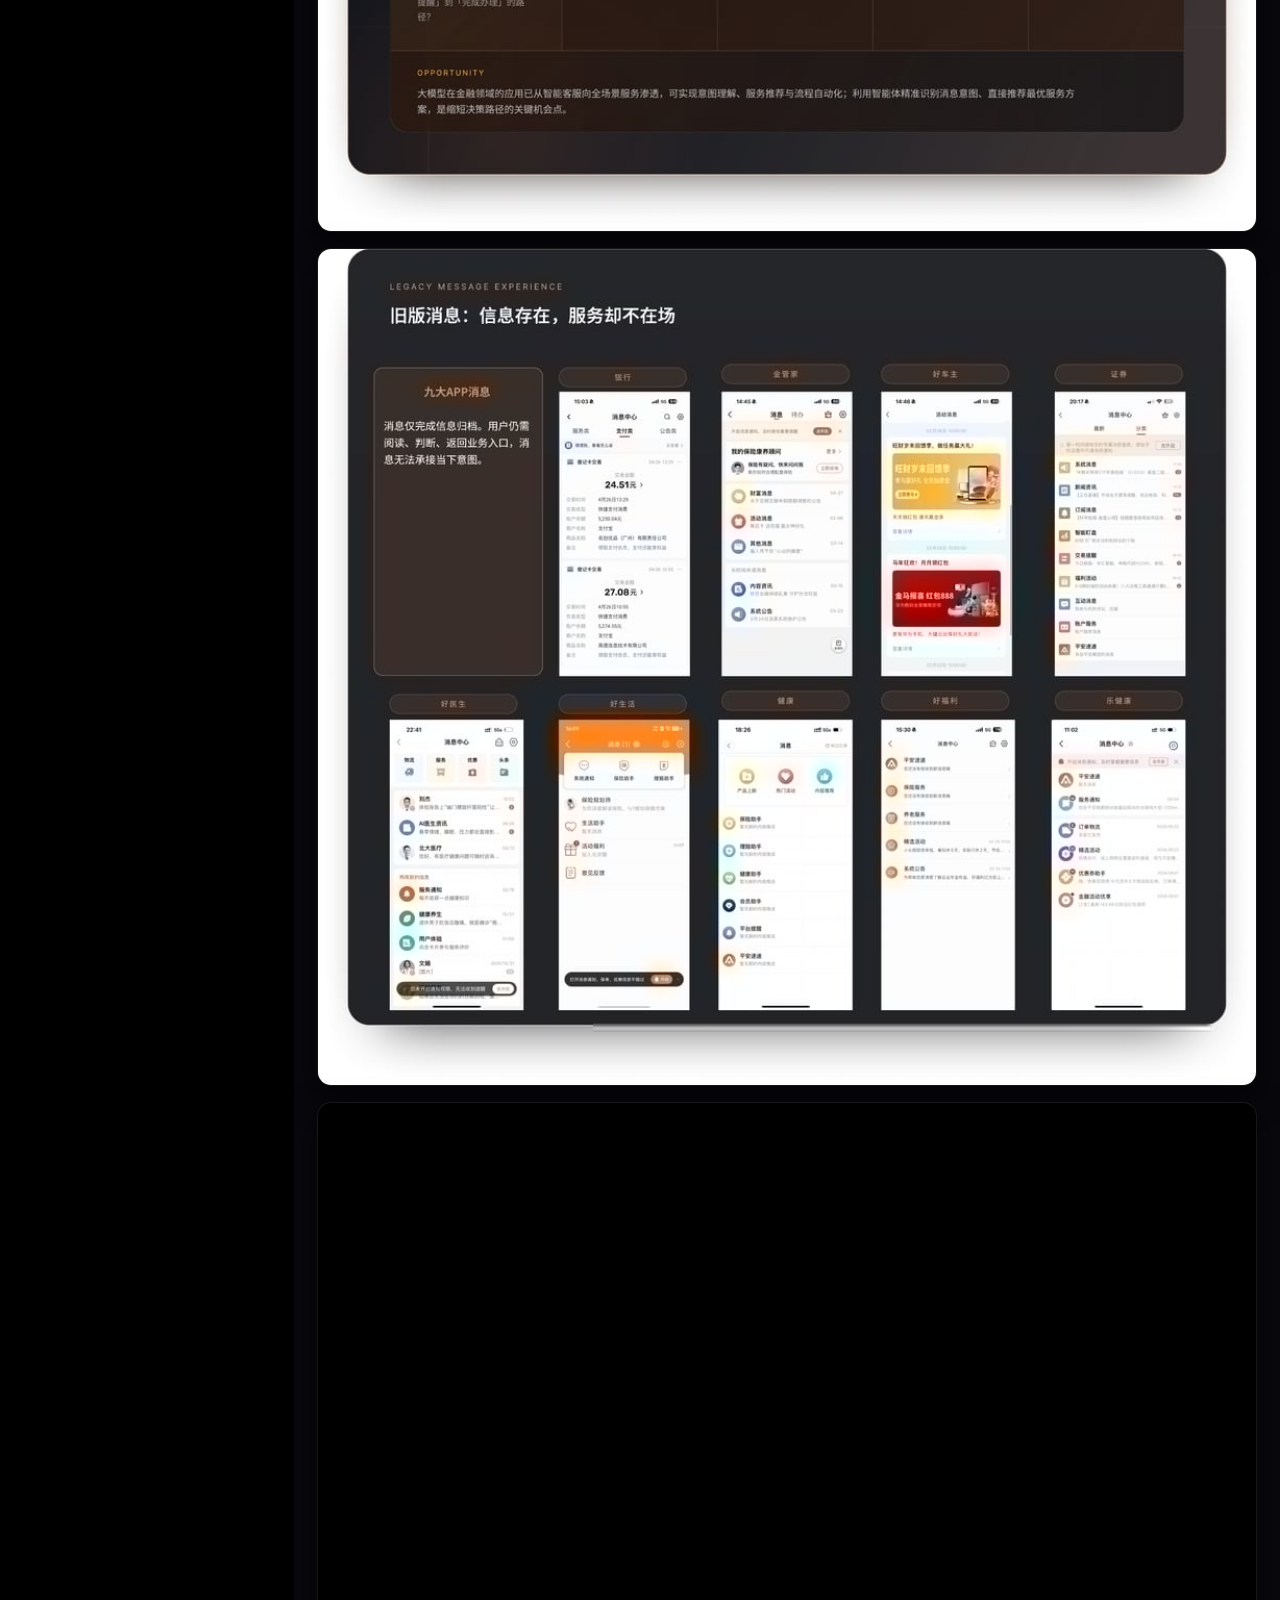
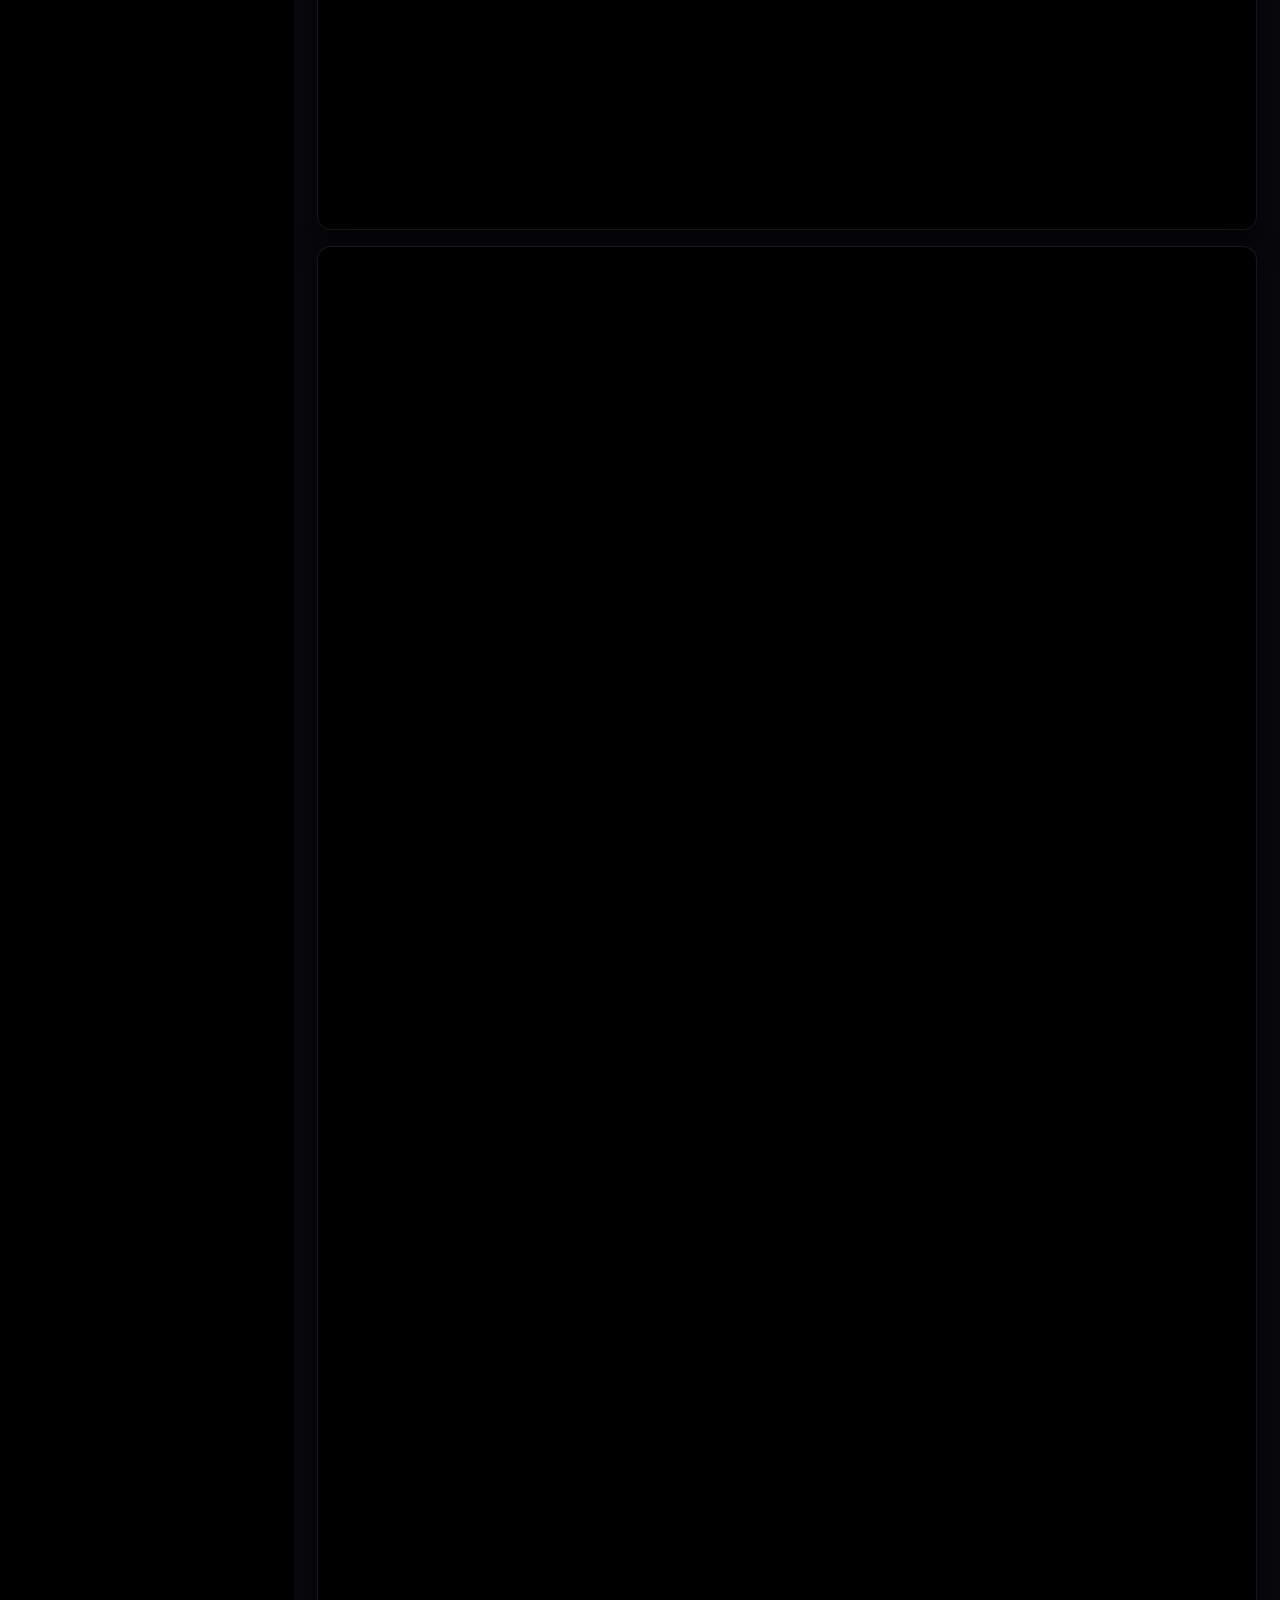
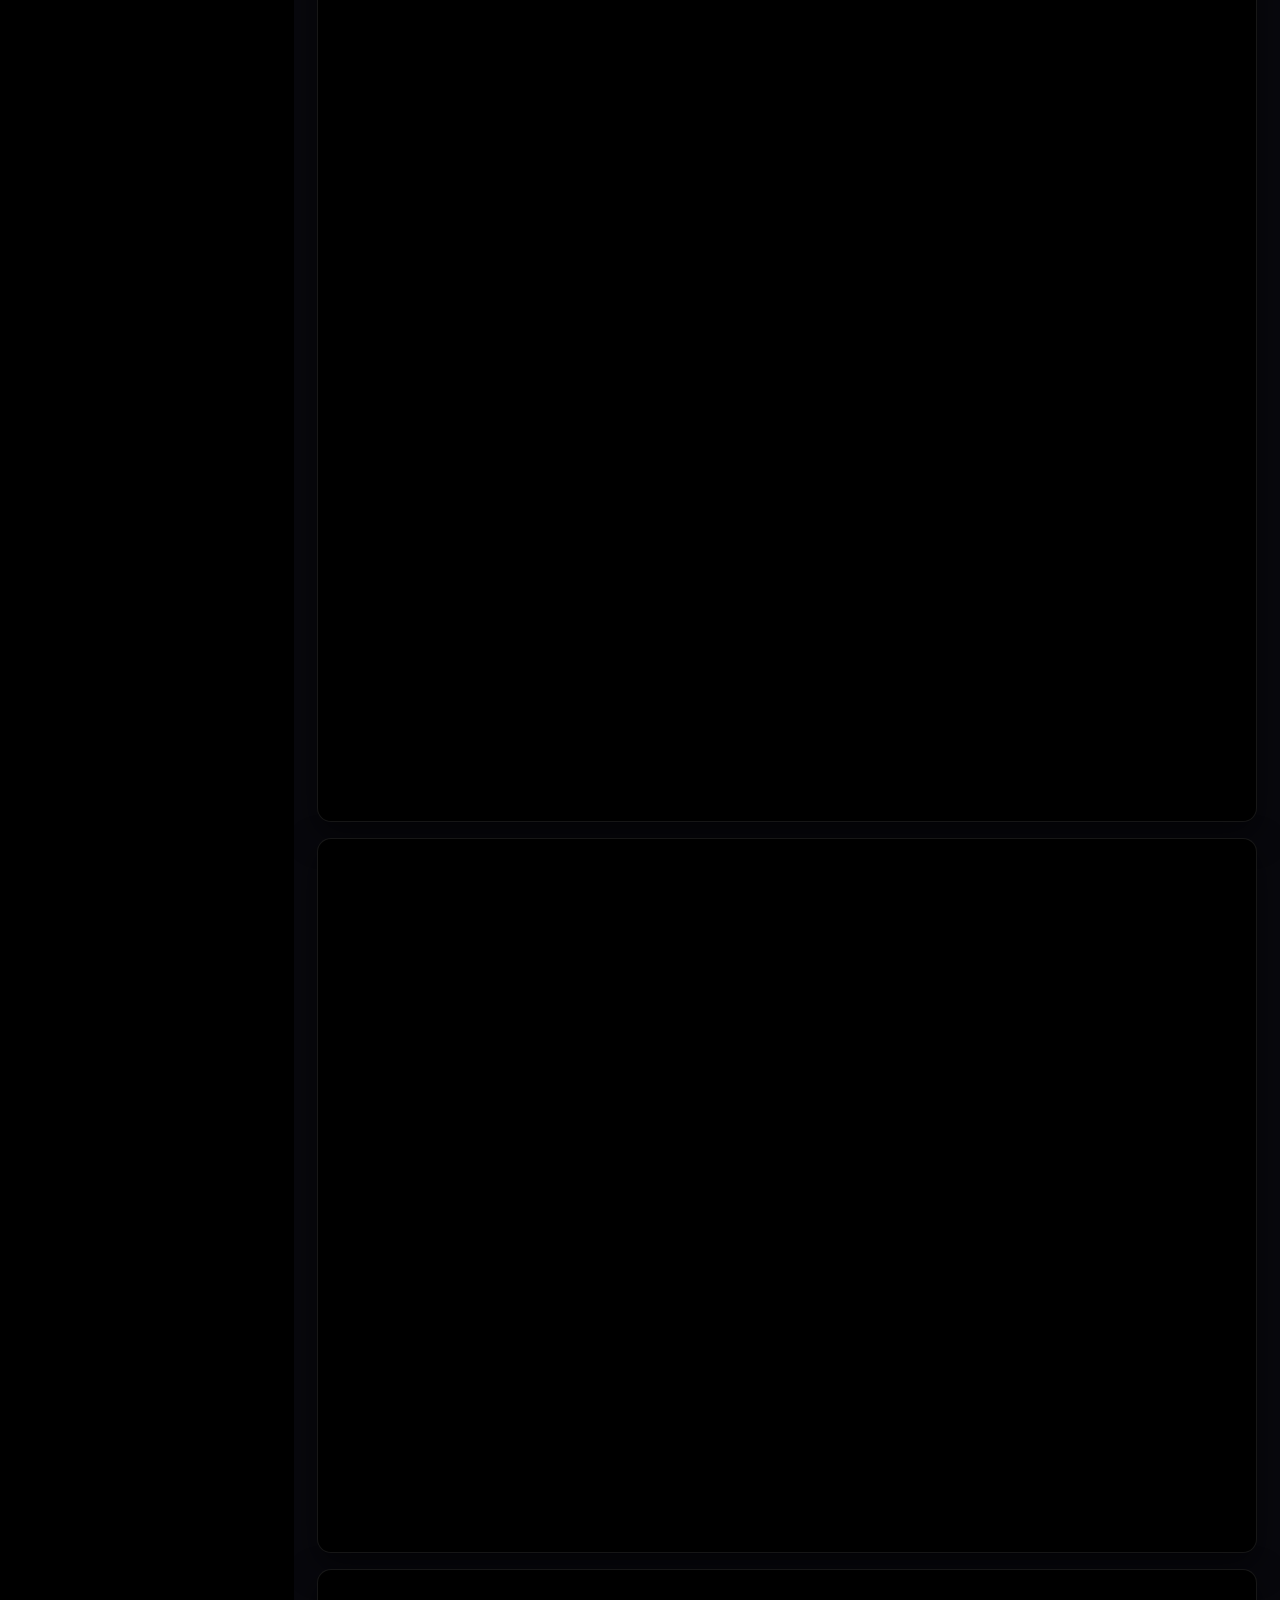
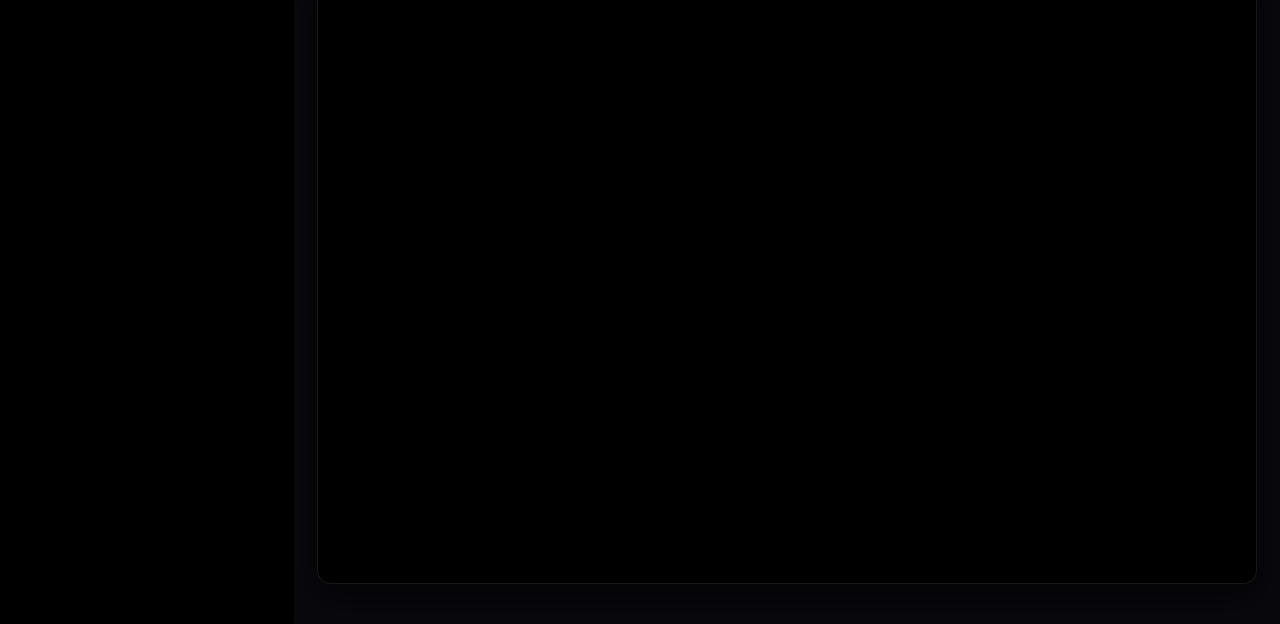
<file: project-bank.html>
<!DOCTYPE html>
<html lang="zh-CN">
 <head>
  <meta charset="utf-8">
  <meta content="width=device-width, initial-scale=1, viewport-fit=cover" name="viewport">
  <title>
   王雪纯 | 银行 C 端 App 体验升级案例
  </title>
<link rel="preload" as="image" href="./assets/bank-1118-01-mobile.jpg" media="(max-width: 767px)" fetchpriority="high">
<link rel="preload" as="image" href="./assets/bank-1118-01.jpg" media="(min-width: 768px)" fetchpriority="high">

  <link href="./styles.css?v=20261118" rel="stylesheet">
 <link href="./project-loading.css?v=20261118" rel="stylesheet">
 </head>
 <body>
  <header aria-label="主导航" class="site-header">
   <a aria-label="返回首页" class="brand" href="index.html#home">
    <span aria-hidden="true" class="brand-dots">
     <i>
     </i>
     <i>
     </i>
    </span>
    <span>
     WXC Portfolio
    </span>
   </a>
   <nav aria-label="快速导航" class="quick-nav">
    <a href="index.html#home">
     首页
    </a>
    <a href="index.html#profile">
     个人介绍
    </a>
    <div class="nav-item has-dropdown">
     <a href="index.html#catalog">
      B 端产品
      <span class="nav-caret">▾</span>
     </a>
     <div class="nav-panel">
      <a class="nav-card" href="project-regulatory.html">
       <span class="nav-card-tag">
        B 端 · 监管科技
       </span>
       <strong>
        集团监管报送平台
       </strong>
       <p>
        流程重构 + AI 辅助填报的多角色协同平台
       </p>
      </a>
      <a class="nav-card" href="project-security.html">
       <span class="nav-card-tag">
        B 端 · 信息安全
       </span>
       <strong>
        风险管控平台
       </strong>
       <p>
        量化可视 · 闭环治理 · 差异配置的集团 GRC 平台
       </p>
      </a>
     </div>
    </div>
    <div class="nav-item has-dropdown">
     <a href="index.html#catalog">
      C 端产品
      <span class="nav-caret">▾</span>
     </a>
     <div class="nav-panel">
      <a class="nav-card is-here" href="project-bank.html">
       <span class="nav-card-tag">
        C 端 · 金融科技
       </span>
       <strong>
        银行 C 端 App 体验升级
       </strong>
       <p>
        消息直达 · 智能体承接的快捷服务体验
       </p>
      </a>
     </div>
    </div>
    <div class="nav-item has-dropdown">
     <a href="project-ai-compliance.html">
      AIGC 产品
      <span class="nav-caret">▾</span>
     </a>
     <div class="nav-panel">
      <a class="nav-card" href="project-ai-compliance.html">
       <span class="nav-card-tag">AIGC · 监管合规</span>
       <strong>AI监管合规助手</strong>
       <p>外规解析 · 制度差距分析 · 人机协同合规闭环</p>
      </a>
     </div>
    </div>
    <a class="contact-trigger" href="index.html#contact">
     联系我
    </a>
   </nav>
  </header>
  <main>
   <section aria-label="银行 C 端 App 体验升级案例" class="project-screen figma-case bank-screen" id="project-bank">
    <aside aria-label="案例导航" class="project-sidebar">
     <a aria-label="返回目录" class="back-link" href="index.html#catalog">
      <svg fill="none" height="20" stroke="currentColor" stroke-width="2" viewbox="0 0 24 24" width="20">
       <path d="M19 12H5M12 19l-7-7 7-7">
       </path>
      </svg>
      返回目录
     </a>
     <nav aria-label="案例目录" class="project-toc">
      <a href="#bank-hero">项目封面</a>
      <a href="#bank-overview">项目背景与角色</a>
      <a href="#bank-research">市场与需求洞察</a>
      <a href="#bank-problem">痛点与机会</a>
      <a href="#bank-comparison">旧版消息体验</a>
      <a href="#bank-idea">核心创意</a>
      <a href="#bank-solution">设计方案</a>
      <a href="#bank-advantage">优势与可行性</a>
      <a href="#bank-value">结果验证</a>
     </nav>
     <a aria-label="联系我" class="back-link contact-trigger" href="index.html#catalog">
      联系我
     </a>
    </aside>
    <p class="figma-swipe-hint">轻点图片可全屏放大查看</p>
    <article class="project-artboard figma-artboard" aria-label="银行 C 端 App 体验升级项目内容">
      <figure class="figma-figure" id="bank-hero" aria-label="项目封面">
       <picture><source media="(max-width: 767px)" srcset="./assets/bank-1118-01-mobile.jpg"><img src="./assets/bank-1118-01.jpg" width="2000" height="1172" alt="银行消息快捷服务化升级：智能调度与快捷服务" loading="eager" fetchpriority="high" decoding="async"></picture>
       <figcaption class="figma-caption">银行消息快捷服务化升级：智能调度与快捷服务</figcaption>
      </figure>
      <figure class="figma-figure" id="bank-overview" aria-label="项目背景与角色">
       <picture><source media="(max-width: 767px)" srcset="./assets/bank-1118-02-mobile.jpg"><img src="./assets/bank-1118-02.jpg" width="2000" height="1746" alt="项目目标、产品诉求与角色定位" loading="lazy" decoding="async"></picture>
       <figcaption class="figma-caption">项目目标、产品诉求与角色定位</figcaption>
      </figure>
      <figure class="figma-figure" id="bank-research" aria-label="市场与需求洞察">
       <picture><source media="(max-width: 767px)" srcset="./assets/bank-1118-03-mobile.jpg"><img src="./assets/bank-1118-03.jpg" width="1468" height="2000" alt="行业趋势与竞品体验对比" loading="lazy" decoding="async"></picture>
       <figcaption class="figma-caption">行业趋势与竞品体验对比</figcaption>
      </figure>
      <figure class="figma-figure" id="bank-problem" aria-label="痛点与机会">
       <picture><source media="(max-width: 767px)" srcset="./assets/bank-1118-04-mobile.jpg"><img src="./assets/bank-1118-04.jpg" width="2000" height="1379" alt="消息体验诊断与核心痛点" loading="lazy" decoding="async"></picture>
       <figcaption class="figma-caption">消息体验诊断与核心痛点</figcaption>
      </figure>
      <figure class="figma-figure" id="bank-comparison" aria-label="旧版消息体验">
       <picture><source media="(max-width: 767px)" srcset="./assets/bank-1118-05-mobile.jpg"><img src="./assets/bank-1118-05.jpg" width="2000" height="1785" alt="旧版消息入口、服务路径与页面对照" loading="lazy" decoding="async"></picture>
       <figcaption class="figma-caption">旧版消息入口、服务路径与页面对照</figcaption>
      </figure>
      <figure class="figma-figure" id="bank-idea" aria-label="核心创意">
       <picture><source media="(max-width: 767px)" srcset="./assets/bank-1118-06-mobile.jpg"><img src="./assets/bank-1118-06.jpg" width="2000" height="1549" alt="两个入口，一条智能服务闭环" loading="lazy" decoding="async"></picture>
       <figcaption class="figma-caption">两个入口，一条智能服务闭环</figcaption>
      </figure>
      <figure class="figma-figure" id="bank-solution" aria-label="设计方案">
       <picture><source media="(max-width: 767px)" srcset="./assets/bank-1118-07-mobile.jpg"><img src="./assets/bank-1118-07.jpg" width="1600" height="3709" alt="首页与消息场景的快捷服务方案" loading="lazy" decoding="async"></picture>
       <figcaption class="figma-caption">首页与消息场景的快捷服务方案</figcaption>
      </figure>
      <figure class="figma-figure" id="bank-advantage" aria-label="优势与可行性">
       <picture><source media="(max-width: 767px)" srcset="./assets/bank-1118-08-mobile.jpg"><img src="./assets/bank-1118-08.jpg" width="2000" height="1522" alt="一项能力，双向创造价值" loading="lazy" decoding="async"></picture>
       <figcaption class="figma-caption">一项能力，双向创造价值</figcaption>
      </figure>
      <figure class="figma-figure" id="bank-value" aria-label="结果验证">
       <picture><source media="(max-width: 767px)" srcset="./assets/bank-1118-09-mobile.jpg"><img src="./assets/bank-1118-09.jpg" width="2000" height="1308" alt="用户价值、业务价值与产品价值" loading="lazy" decoding="async"></picture>
       <figcaption class="figma-caption">用户价值、业务价值与产品价值</figcaption>
      </figure>
     </article>
    <div aria-label="案例跳转" class="project-jump">
     <a aria-label="上一个" href="project-regulatory.html">
      <svg fill="none" height="24" stroke="currentColor" stroke-width="2" viewbox="0 0 24 24" width="24">
       <path d="M12 19V5M5 12l7-7 7 7">
       </path>
      </svg>
     </a>
     <a aria-label="下一个" href="project-security.html">
      <svg fill="none" height="24" stroke="currentColor" stroke-width="2" viewbox="0 0 24 24" width="24">
       <path d="M12 5v14M5 12l7 7 7-7">
       </path>
      </svg>
     </a>
    </div>
   </section>
  </main>
  <div aria-hidden="true" class="contact-modal" id="contact-modal">
   <div class="contact-modal-backdrop" data-contact-close>
   </div>
   <div aria-label="联系我" aria-modal="true" class="contact-modal-panel" role="dialog">
    <div class="modal-heading">
     <h3>
      联系我
     </h3>
     <button aria-label="关闭" class="contact-modal-close" data-contact-close type="button">
      <svg fill="none" height="20" stroke="currentColor" stroke-width="2" viewbox="0 0 24 24" width="20">
       <path d="M18 6L6 18M6 6l12 12">
       </path>
      </svg>
     </button>
    </div>
    <div class="modal-body">
     <p>
      欢迎通过电话或邮件联系我，期待交流。
     </p>
     <div class="modal-contact-list">
      <a class="modal-contact-item" href="tel:18221552320">
       <span>
        电话
       </span>
       <strong>
        182 2155 2320
       </strong>
      </a>
      <a class="modal-contact-item" href="mailto:ichuny@163.com">
       <span>
        邮箱
       </span>
       <strong>
        ichuny@163.com
       </strong>
      </a>
      <div class="modal-contact-item">
       <span>
        城市
       </span>
       <strong>
        上海
       </strong>
      </div>
     </div>
    </div>
   </div>
  </div>
  <script src="./project-loading.js?v=20261118b"></script>
  <script src="./script.js?v=20261118">
  </script>
 </body>
</html>
</file>
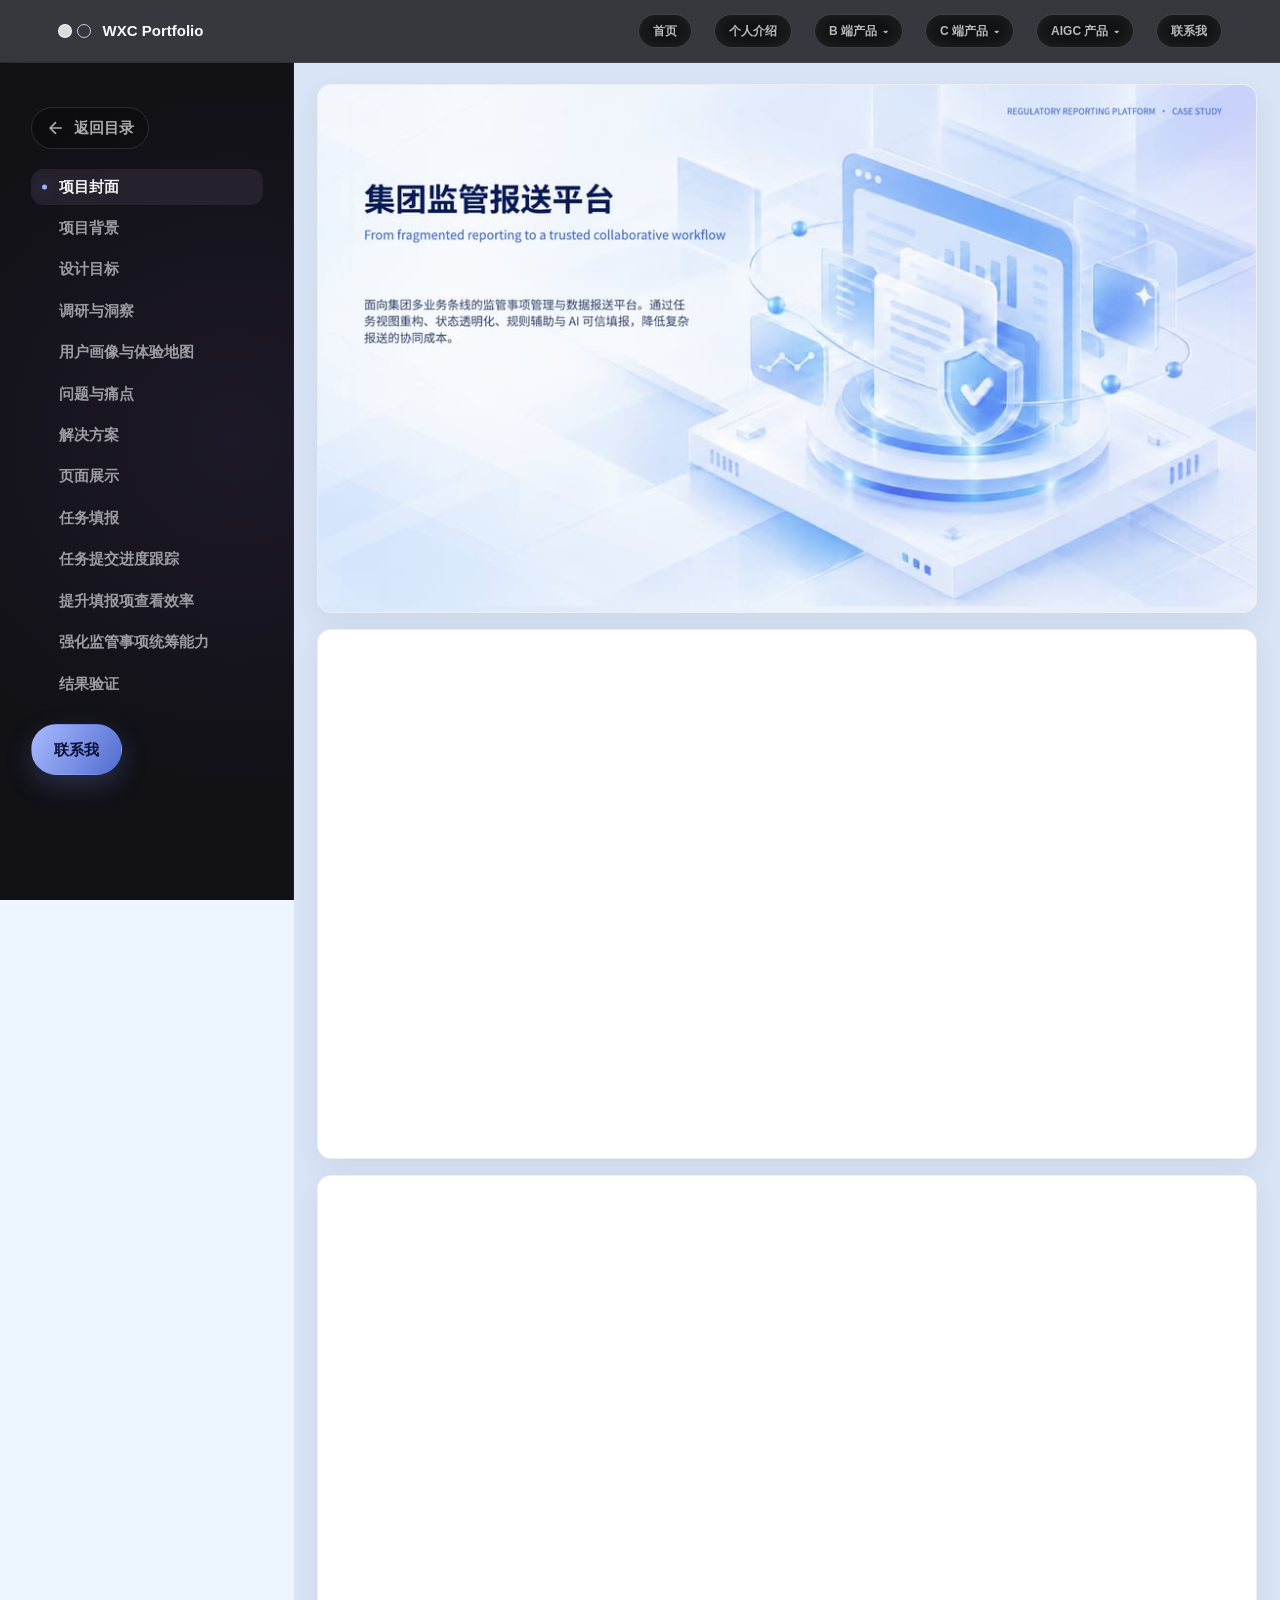
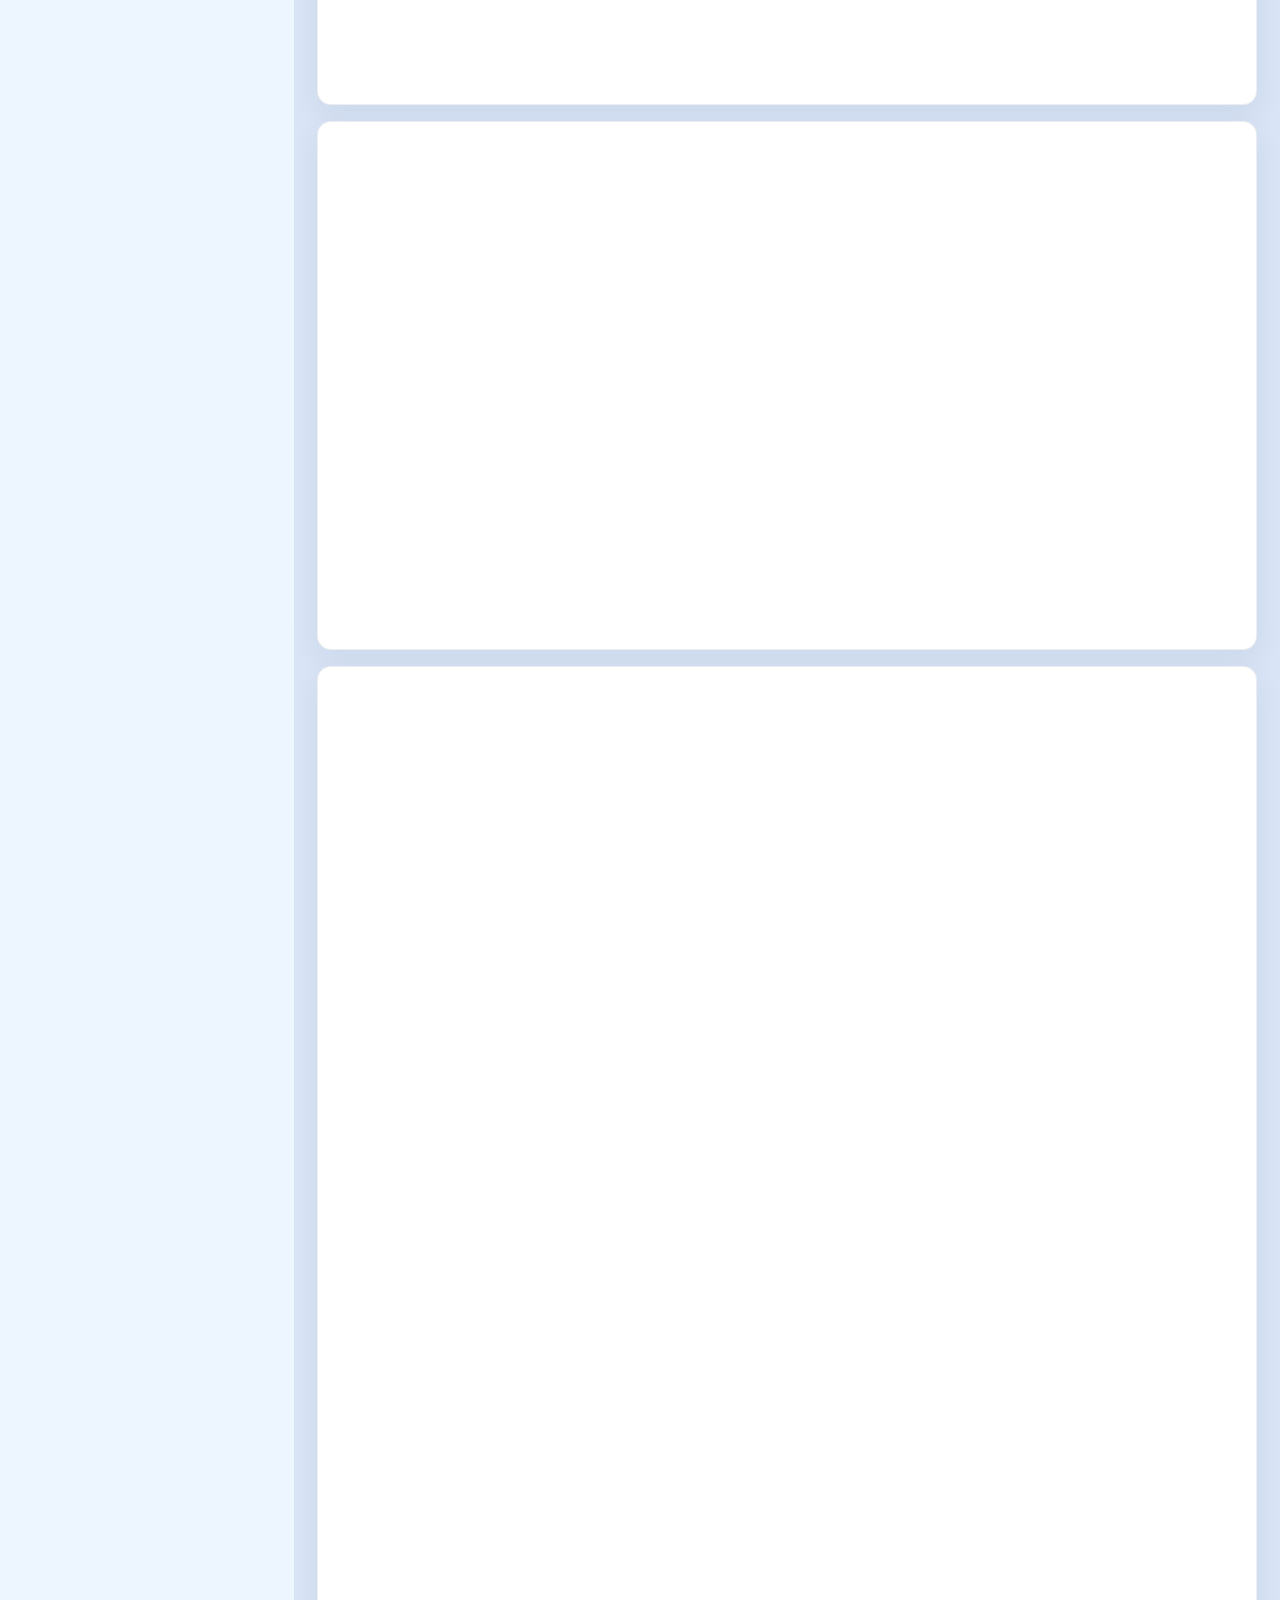
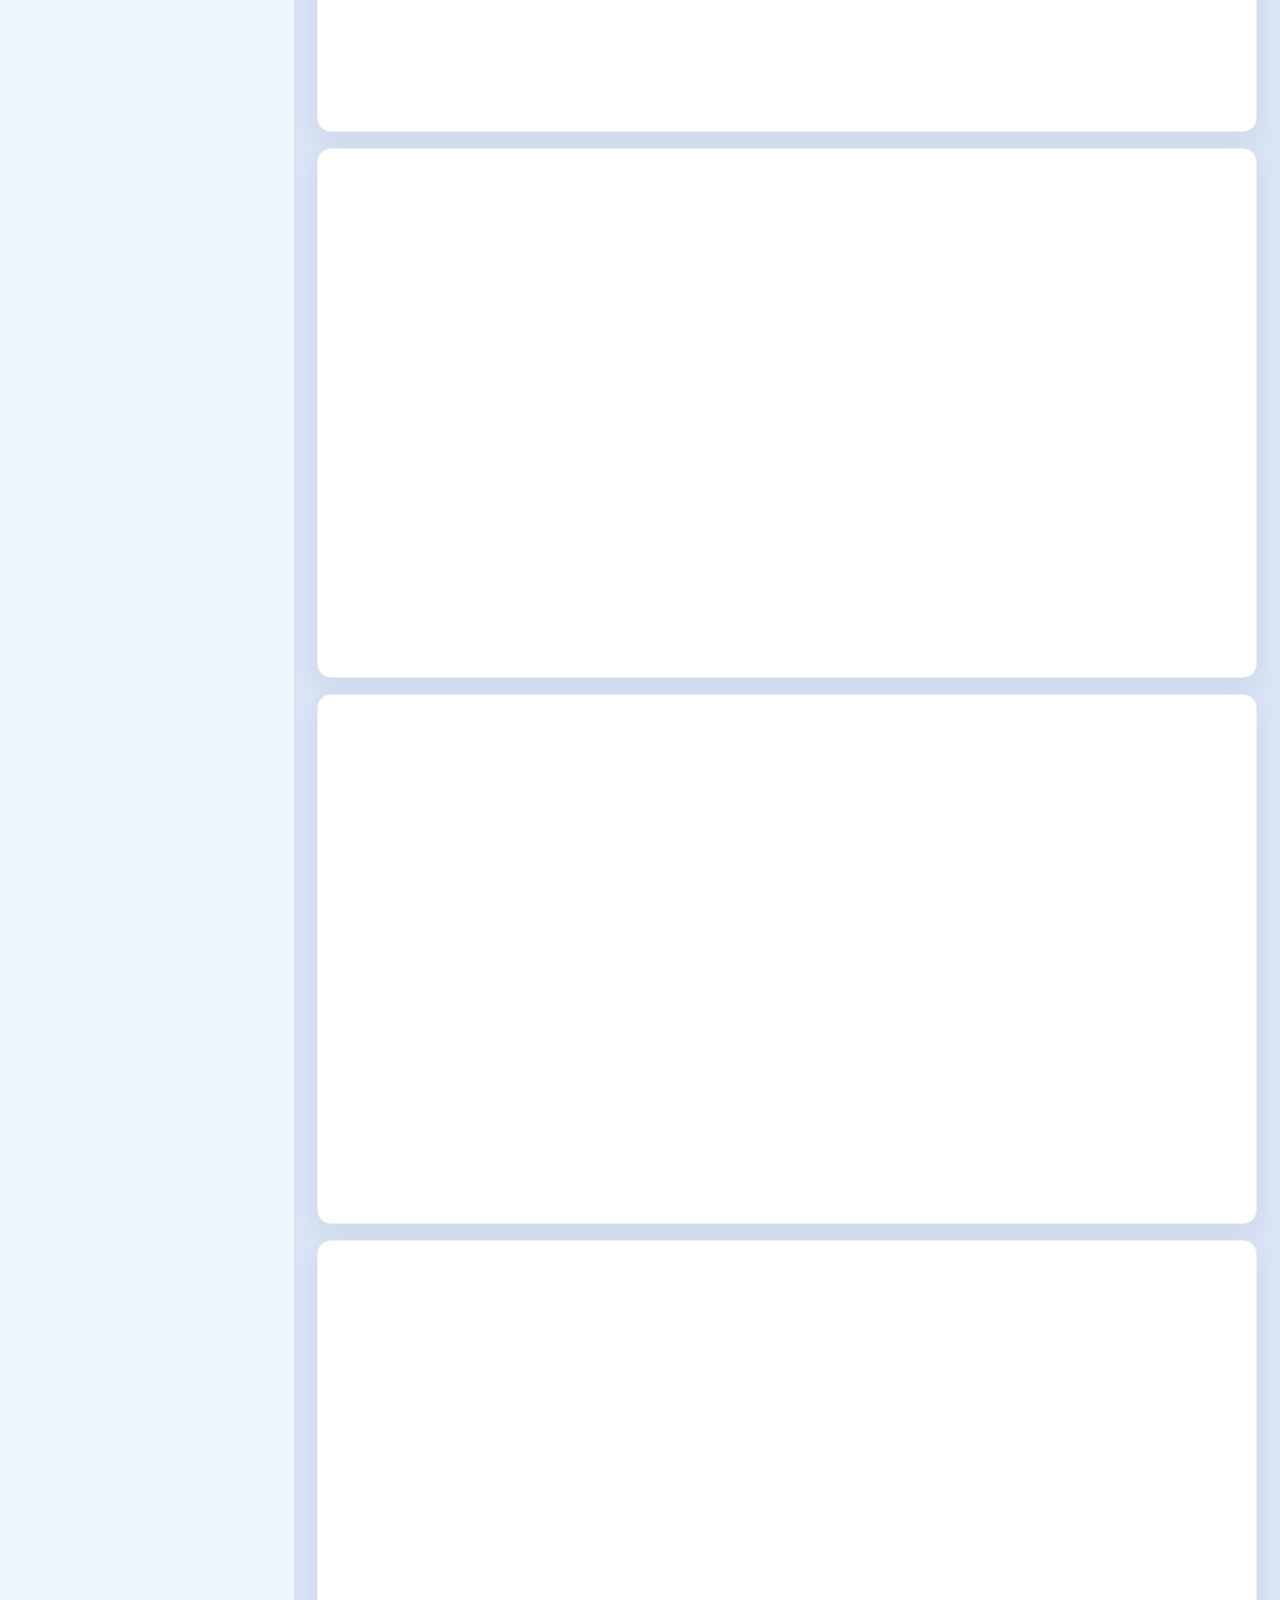
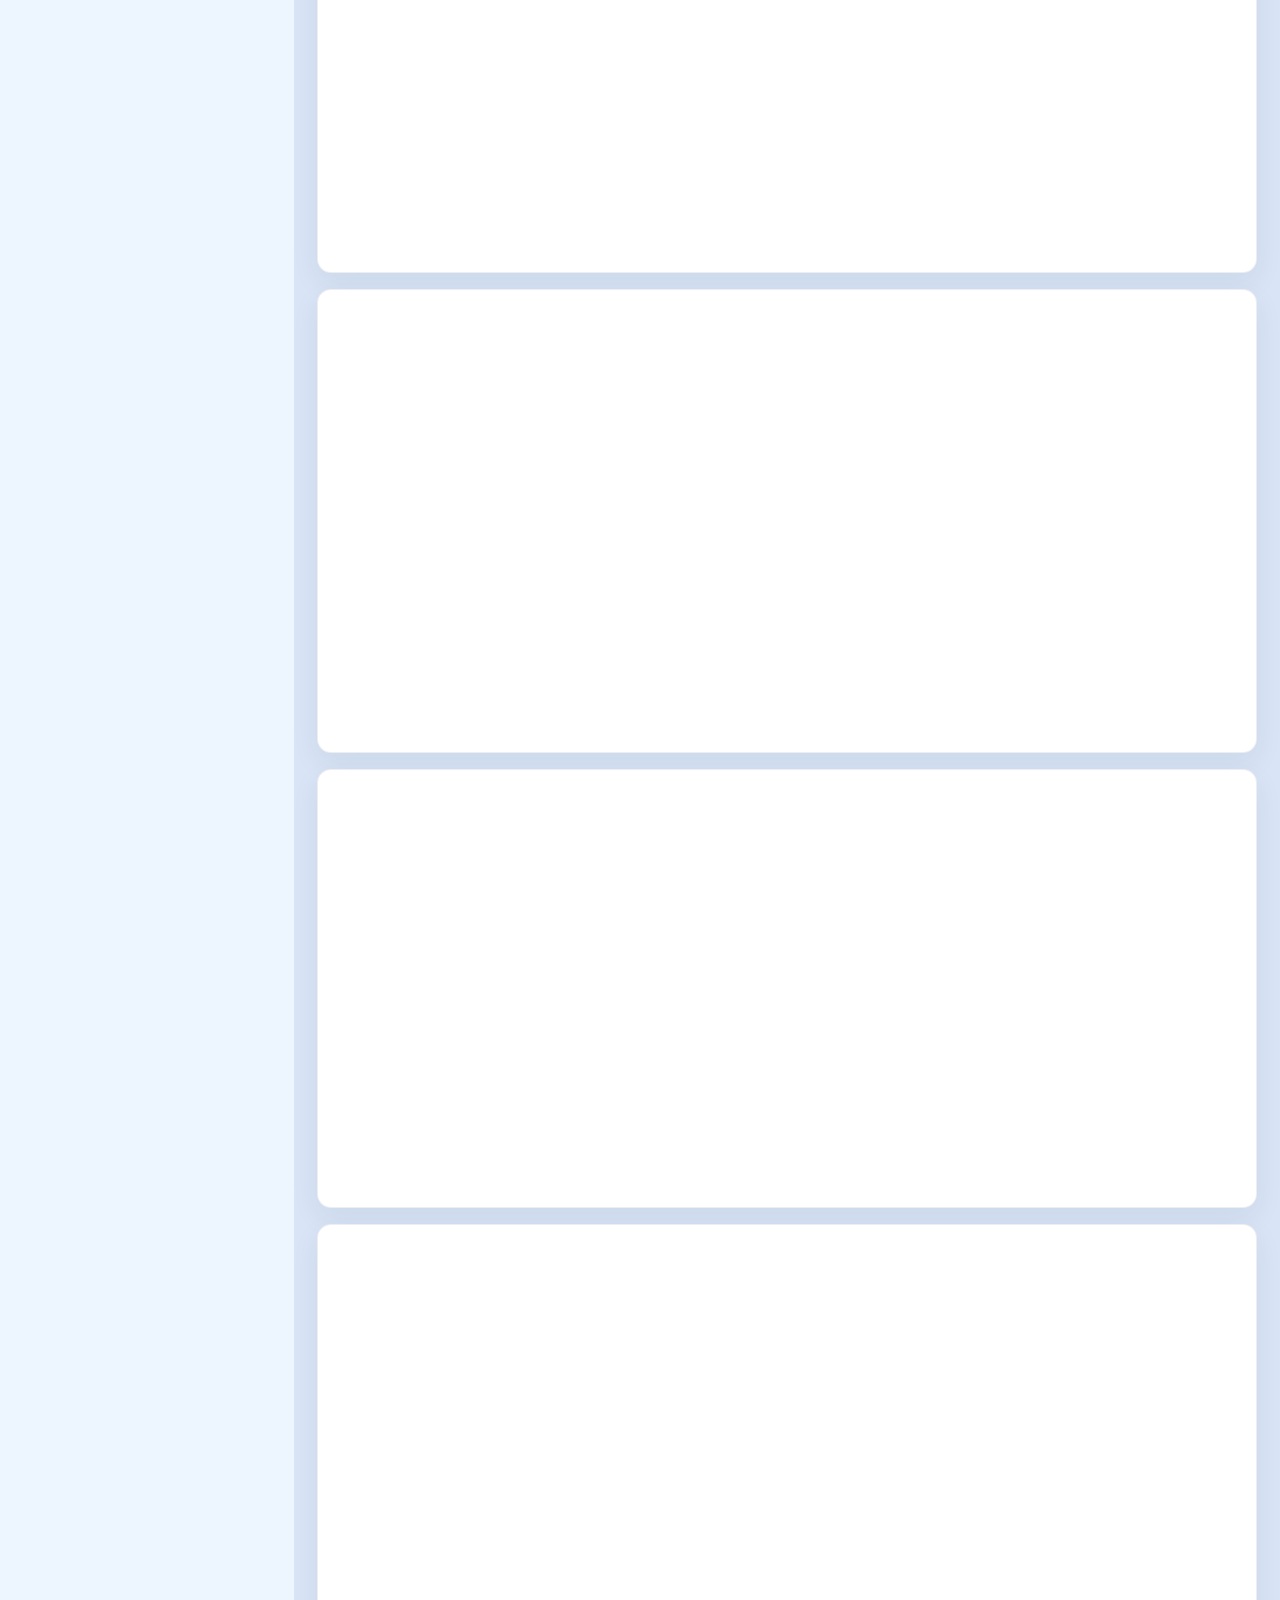
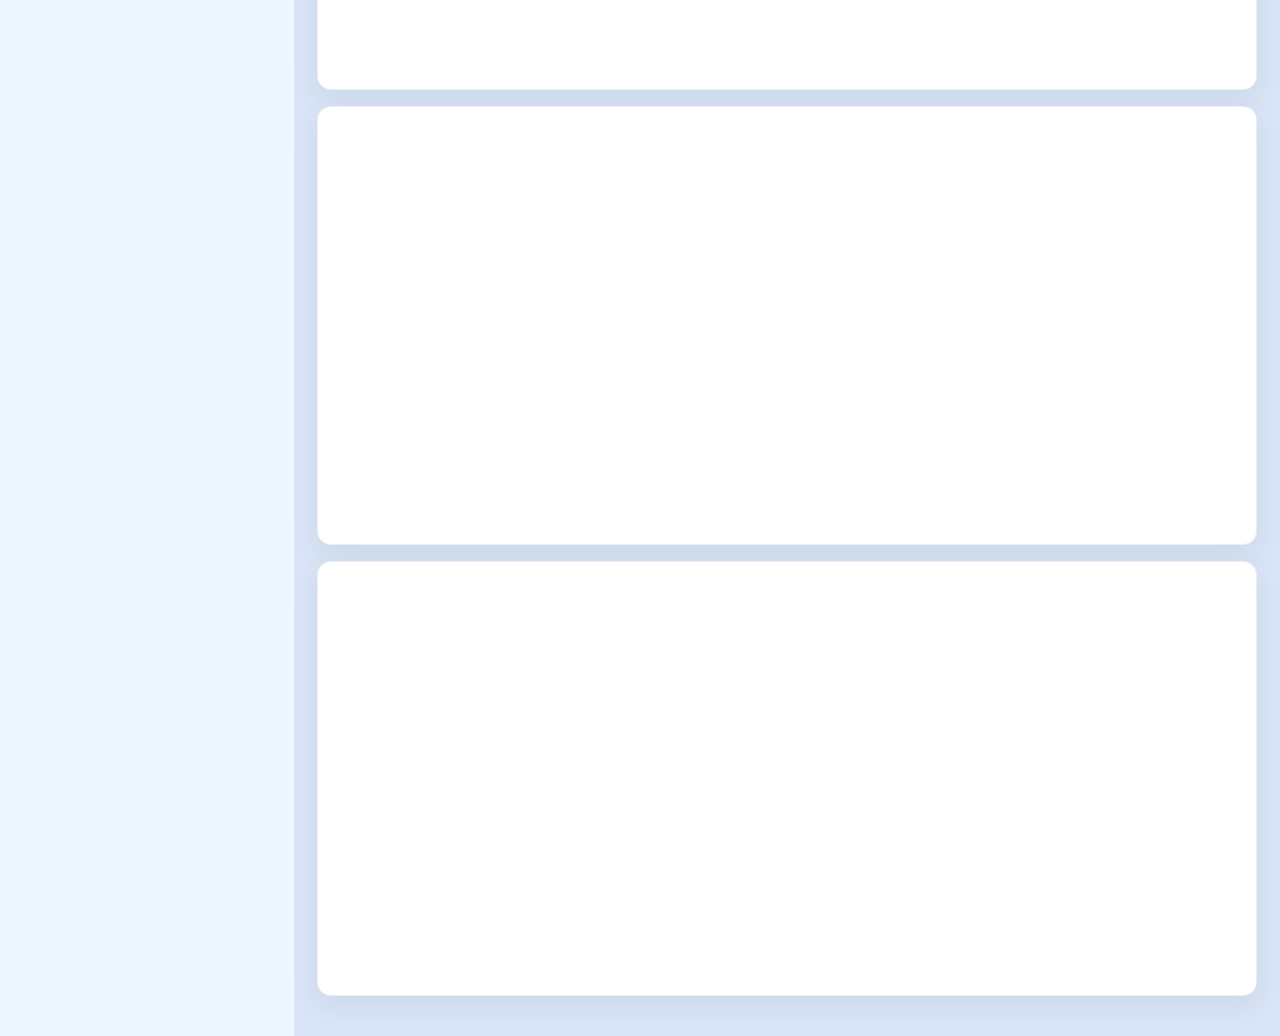
<file: project-regulatory.html>
<!DOCTYPE html>
<html lang="zh-CN">
 <head>
  <meta charset="utf-8">
  <meta content="width=device-width, initial-scale=1, viewport-fit=cover" name="viewport">
  <title>
   王雪纯 | 集团监管报送平台案例
  </title>
<link rel="preload" as="image" href="./assets/regulatory-1118b-01-mobile.jpg" media="(max-width: 767px)" fetchpriority="high">
<link rel="preload" as="image" href="./assets/regulatory-1118b-01.jpg" media="(min-width: 768px)" fetchpriority="high">

  <link href="./styles.css?v=20261118" rel="stylesheet">
 <link href="./project-loading.css?v=20261118" rel="stylesheet">
 </head>
 <body>
  <header aria-label="主导航" class="site-header">
   <a aria-label="返回首页" class="brand" href="index.html#home">
    <span aria-hidden="true" class="brand-dots">
     <i>
     </i>
     <i>
     </i>
    </span>
    <span>
     WXC Portfolio
    </span>
   </a>
   <nav aria-label="快速导航" class="quick-nav">
    <a href="index.html#home">
     首页
    </a>
    <a href="index.html#profile">
     个人介绍
    </a>
    <div class="nav-item has-dropdown">
     <a href="index.html#catalog">
      B 端产品
      <span class="nav-caret">▾</span>
     </a>
     <div class="nav-panel">
      <a class="nav-card is-here" href="project-regulatory.html">
       <span class="nav-card-tag">
        B 端 · 监管科技
       </span>
       <strong>
        集团监管报送平台
       </strong>
       <p>
        任务视图重构 · 状态透明化 · AI 可信填报
       </p>
      </a>
      <a class="nav-card" href="project-security.html">
       <span class="nav-card-tag">
        B 端 · 信息安全
       </span>
       <strong>
        风险管控平台
       </strong>
       <p>
        量化可视 · 闭环治理 · 差异配置的集团 GRC 平台
       </p>
      </a>
     </div>
    </div>
    <div class="nav-item has-dropdown">
     <a href="index.html#catalog">
      C 端产品
      <span class="nav-caret">▾</span>
     </a>
     <div class="nav-panel">
      <a class="nav-card" href="project-bank.html">
       <span class="nav-card-tag">
        C 端 · 金融科技
       </span>
       <strong>
        银行 C 端 App 体验升级
       </strong>
       <p>
        消息直达 · 智能体承接的快捷服务体验
       </p>
      </a>
     </div>
    </div>
    <div class="nav-item has-dropdown">
     <a href="project-ai-compliance.html">
      AIGC 产品
      <span class="nav-caret">▾</span>
     </a>
     <div class="nav-panel">
      <a class="nav-card" href="project-ai-compliance.html">
       <span class="nav-card-tag">AIGC · 监管合规</span>
       <strong>AI监管合规助手</strong>
       <p>外规解析 · 制度差距分析 · 人机协同合规闭环</p>
      </a>
     </div>
    </div>
    <a class="contact-trigger" href="index.html#contact">
     联系我
    </a>
   </nav>
  </header>
  <main>
   <section aria-label="集团监管报送平台案例" class="project-screen figma-case regulatory-screen" id="project-regulatory">
    <aside aria-label="案例导航" class="project-sidebar">
     <a aria-label="返回目录" class="back-link" href="index.html#catalog">
      <svg fill="none" height="20" stroke="currentColor" stroke-width="2" viewbox="0 0 24 24" width="20">
       <path d="M19 12H5M12 19l-7-7 7-7">
       </path>
      </svg>
      返回目录
     </a>
     <nav aria-label="案例目录" class="project-toc">
      <a href="#regulatory-hero">项目封面</a>
      <a href="#regulatory-overview">项目背景</a>
      <a href="#regulatory-goal">设计目标</a>
      <a href="#regulatory-research">调研与洞察</a>
      <a href="#regulatory-journey">用户画像与体验地图</a>
      <a href="#regulatory-problem">问题与痛点</a>
      <a href="#regulatory-solution">解决方案</a>
      <a href="#regulatory-pages">页面展示</a>
      <a href="#regulatory-filling">任务填报</a>
      <a href="#regulatory-progress">任务提交进度跟踪</a>
      <a href="#regulatory-efficiency">提升填报项查看效率</a>
      <a href="#regulatory-capability">强化监管事项统筹能力</a>
      <a href="#regulatory-value">结果验证</a>
     </nav>
     <a aria-label="联系我" class="back-link contact-trigger" href="index.html#catalog">
      联系我
     </a>
    </aside>
    <p class="figma-swipe-hint regulatory-swipe-hint">轻点图片可全屏放大查看</p>
    <article class="project-artboard figma-artboard regulatory-artboard" aria-label="集团监管报送平台项目内容">
      <figure class="figma-figure" id="regulatory-hero" aria-label="项目封面">
       <picture><source media="(max-width: 767px)" srcset="./assets/regulatory-1118b-01-mobile.jpg"><img src="./assets/regulatory-1118b-01.jpg" width="1800" height="1013" alt="集团监管报送平台：从分散报送到可信协同的监管报送体验" loading="eager" fetchpriority="high" decoding="async"></picture>
       <figcaption class="figma-caption regulatory-caption">项目封面：集团监管报送平台：从分散报送到可信协同的监管报送体验</figcaption>
      </figure>
      <figure class="figma-figure" id="regulatory-overview" aria-label="项目背景">
       <picture><source media="(max-width: 767px)" srcset="./assets/regulatory-1118b-02-mobile.jpg"><img src="./assets/regulatory-1118b-02.jpg" width="1800" height="1013" alt="项目背景：项目介绍、我的职责与团队协作" loading="eager" decoding="async"></picture>
       <figcaption class="figma-caption regulatory-caption">项目背景：项目背景：项目介绍、我的职责与团队协作</figcaption>
      </figure>
      <figure class="figma-figure" id="regulatory-goal" aria-label="设计目标">
       <picture><source media="(max-width: 767px)" srcset="./assets/regulatory-1118b-03-mobile.jpg"><img src="./assets/regulatory-1118b-03.jpg" width="1800" height="1013" alt="设计目标：统一任务视角与人机协同" loading="lazy" decoding="async"></picture>
       <figcaption class="figma-caption regulatory-caption">设计目标：设计目标：统一任务视角与人机协同</figcaption>
      </figure>
      <figure class="figma-figure" id="regulatory-research" aria-label="调研与洞察">
       <picture><source media="(max-width: 767px)" srcset="./assets/regulatory-1118b-04-mobile.jpg"><img src="./assets/regulatory-1118b-04.jpg" width="1800" height="1013" alt="调研与洞察：从业务现场到设计方向" loading="lazy" decoding="async"></picture>
       <figcaption class="figma-caption regulatory-caption">调研与洞察：调研与洞察：从业务现场到设计方向</figcaption>
      </figure>
      <figure class="figma-figure" id="regulatory-journey" aria-label="用户画像与体验地图">
       <picture><source media="(max-width: 767px)" srcset="./assets/regulatory-1118b-05-mobile.jpg"><img src="./assets/regulatory-1118b-05.jpg" width="1586" height="1800" alt="填报人员、审核负责人、任务负责人的画像与体验地图" loading="lazy" decoding="async"></picture>
       <figcaption class="figma-caption regulatory-caption">用户画像与体验地图：填报人员、审核负责人、任务负责人的画像与体验地图</figcaption>
      </figure>
      <figure class="figma-figure" id="regulatory-problem" aria-label="问题与痛点">
       <picture><source media="(max-width: 767px)" srcset="./assets/regulatory-1118b-06-mobile.jpg"><img src="./assets/regulatory-1118b-06.jpg" width="1800" height="1013" alt="监管报送流程中的核心痛点" loading="lazy" decoding="async"></picture>
       <figcaption class="figma-caption regulatory-caption">问题与痛点：监管报送流程中的核心痛点</figcaption>
      </figure>
      <figure class="figma-figure" id="regulatory-solution" aria-label="解决方案">
       <picture><source media="(max-width: 767px)" srcset="./assets/regulatory-1118b-07-mobile.jpg"><img src="./assets/regulatory-1118b-07.jpg" width="1800" height="1013" alt="新建任务、任务分配、任务拆解的整体方案流程" loading="lazy" decoding="async"></picture>
       <figcaption class="figma-caption regulatory-caption">解决方案：新建任务、任务分配、任务拆解的整体方案流程</figcaption>
      </figure>
      <figure class="figma-figure" id="regulatory-pages" aria-label="页面展示">
       <picture><source media="(max-width: 767px)" srcset="./assets/regulatory-1118b-08-mobile.jpg"><img src="./assets/regulatory-1118b-08.jpg" width="1800" height="1213" alt="任务分配·步骤化拆解的页面设计" loading="lazy" decoding="async"></picture>
       <figcaption class="figma-caption regulatory-caption">页面展示：任务分配·步骤化拆解的页面设计</figcaption>
      </figure>
      <figure class="figma-figure" id="regulatory-filling" aria-label="任务填报">
       <picture><source media="(max-width: 767px)" srcset="./assets/regulatory-1118b-09-mobile.jpg"><img src="./assets/regulatory-1118b-09.jpg" width="1800" height="886" alt="任务填报页面的交互说明" loading="lazy" decoding="async"></picture>
       <figcaption class="figma-caption regulatory-caption">任务填报：任务填报页面的交互说明</figcaption>
      </figure>
      <figure class="figma-figure" id="regulatory-progress" aria-label="任务提交进度跟踪">
       <picture><source media="(max-width: 767px)" srcset="./assets/regulatory-1118b-10-mobile.jpg"><img src="./assets/regulatory-1118b-10.jpg" width="1800" height="839" alt="任务提交进度跟踪的交互说明" loading="lazy" decoding="async"></picture>
       <figcaption class="figma-caption regulatory-caption">任务提交进度跟踪：任务提交进度跟踪的交互说明</figcaption>
      </figure>
      <figure class="figma-figure" id="regulatory-efficiency" aria-label="提升填报项查看效率">
       <picture><source media="(max-width: 767px)" srcset="./assets/regulatory-1118b-11-mobile.jpg"><img src="./assets/regulatory-1118b-11.jpg" width="1800" height="891" alt="提升填报项查看效率：一眼看清的填报项查看设计" loading="lazy" decoding="async"></picture>
       <figcaption class="figma-caption regulatory-caption">提升填报项查看效率：提升填报项查看效率：一眼看清的填报项查看设计</figcaption>
      </figure>
      <figure class="figma-figure" id="regulatory-capability" aria-label="强化监管事项统筹能力">
       <picture><source media="(max-width: 767px)" srcset="./assets/regulatory-1118b-12-mobile.jpg"><img src="./assets/regulatory-1118b-12.jpg" width="1800" height="839" alt="AI 辅助与监管事项统筹能力" loading="lazy" decoding="async"></picture>
       <figcaption class="figma-caption regulatory-caption">强化监管事项统筹能力：AI 辅助与监管事项统筹能力</figcaption>
      </figure>
      <figure class="figma-figure" id="regulatory-value" aria-label="结果验证">
       <picture><source media="(max-width: 767px)" srcset="./assets/regulatory-1118b-13-mobile.jpg"><img src="./assets/regulatory-1118b-13.jpg" width="1800" height="831" alt="结果验证：业务价值、用户价值与产品价值" loading="lazy" decoding="async"></picture>
       <figcaption class="figma-caption regulatory-caption">结果验证：业务价值、用户价值与产品价值</figcaption>
      </figure>
     </article>
    <div aria-label="案例跳转" class="project-jump">
     <a aria-label="上一个" href="index.html#catalog">
      <svg fill="none" height="24" stroke="currentColor" stroke-width="2" viewbox="0 0 24 24" width="24">
       <path d="M12 19V5M5 12l7-7 7 7">
       </path>
      </svg>
     </a>
     <a aria-label="下一个" href="project-bank.html">
      <svg fill="none" height="24" stroke="currentColor" stroke-width="2" viewbox="0 0 24 24" width="24">
       <path d="M12 5v14M5 12l7 7 7-7">
       </path>
      </svg>
     </a>
    </div>
   </section>
  </main>
  <div aria-hidden="true" class="contact-modal" id="contact-modal">
   <div class="contact-modal-backdrop" data-contact-close>
   </div>
   <div aria-label="联系我" aria-modal="true" class="contact-modal-panel" role="dialog">
    <div class="modal-heading">
     <h3>
      联系我
     </h3>
     <button aria-label="关闭" class="contact-modal-close" data-contact-close type="button">
      <svg fill="none" height="20" stroke="currentColor" stroke-width="2" viewbox="0 0 24 24" width="20">
       <path d="M18 6L6 18M6 6l12 12">
       </path>
      </svg>
     </button>
    </div>
    <div class="modal-body">
     <p>
      欢迎通过电话或邮件联系我，期待交流。
     </p>
     <div class="modal-contact-list">
      <a class="modal-contact-item" href="tel:18221552320">
       <span>
        电话
       </span>
       <strong>
        182 2155 2320
       </strong>
      </a>
      <a class="modal-contact-item" href="mailto:ichuny@163.com">
       <span>
        邮箱
       </span>
       <strong>
        ichuny@163.com
       </strong>
      </a>
      <div class="modal-contact-item">
       <span>
        城市
       </span>
       <strong>
        上海
       </strong>
      </div>
     </div>
    </div>
   </div>
  </div>
  <script src="./project-loading.js?v=20261118b"></script>
  <script src="./script.js?v=20261118">
  </script>
 </body>
</html>
</file>
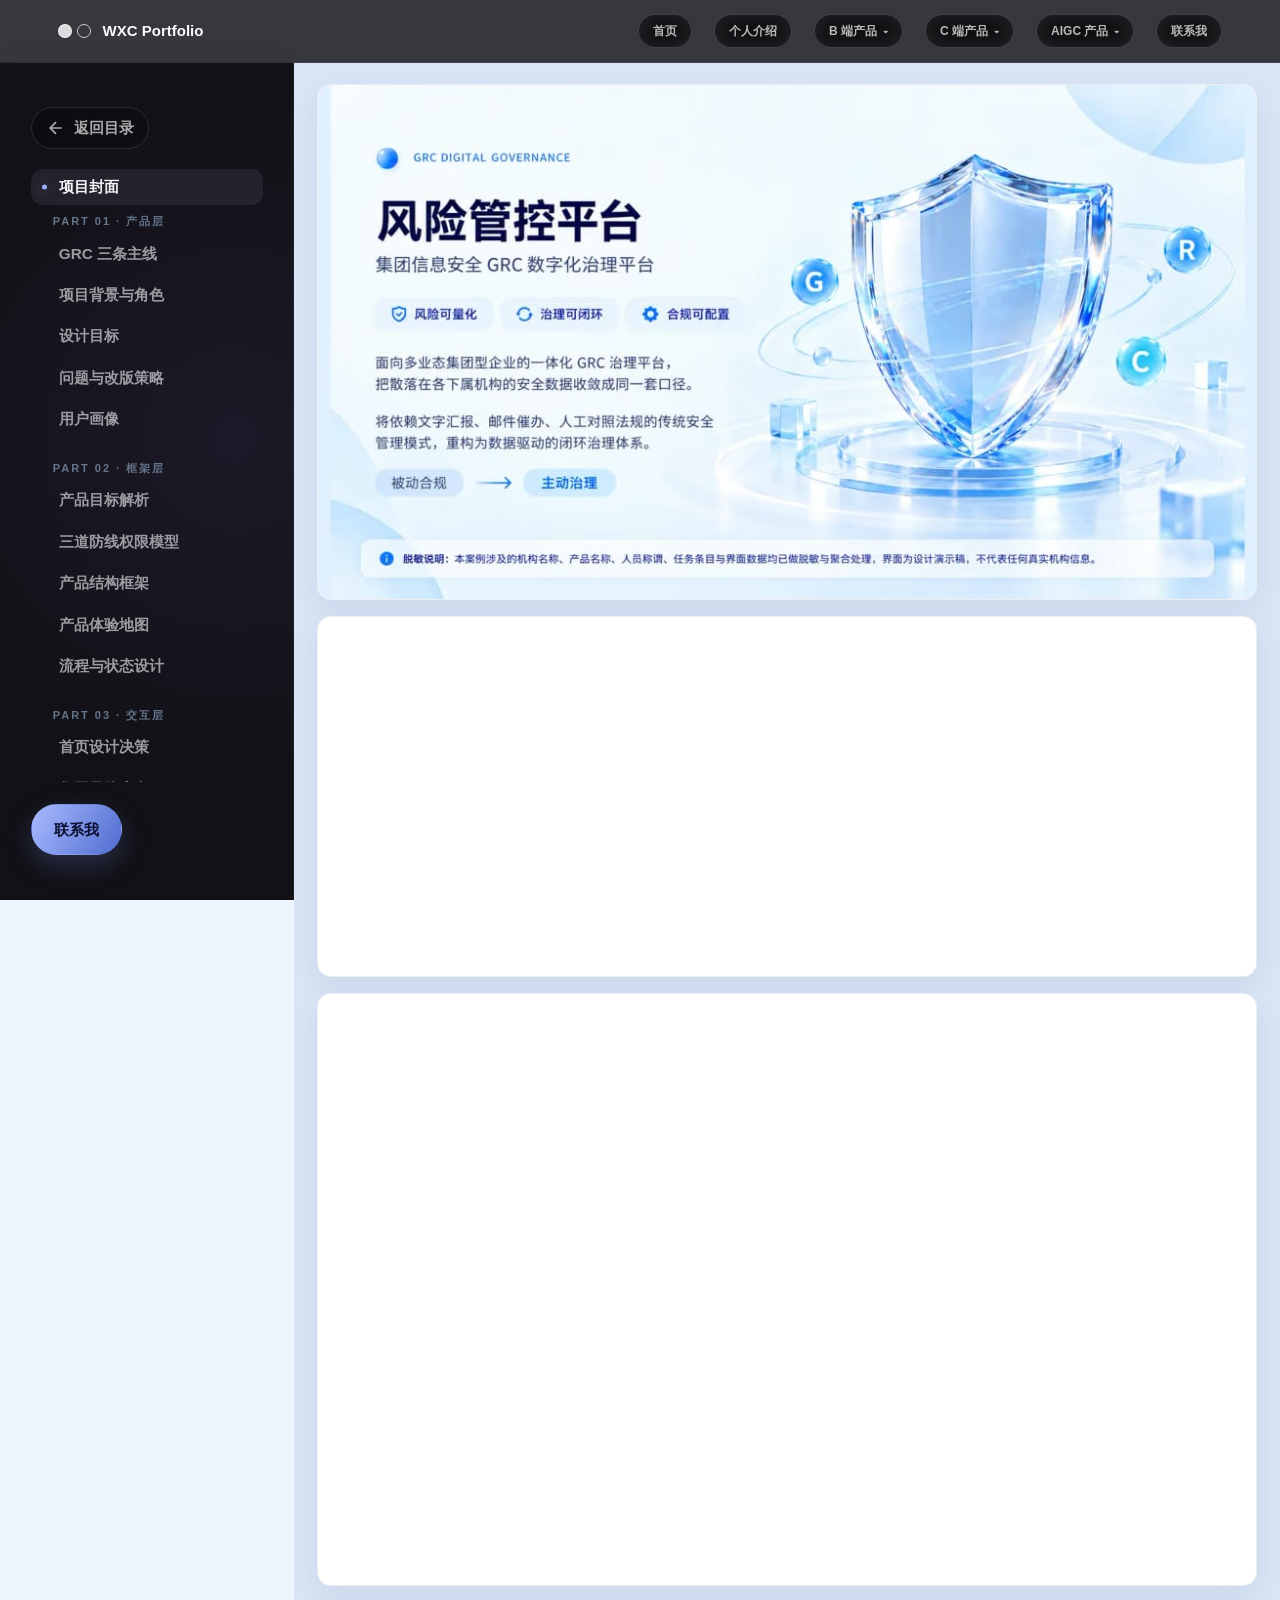
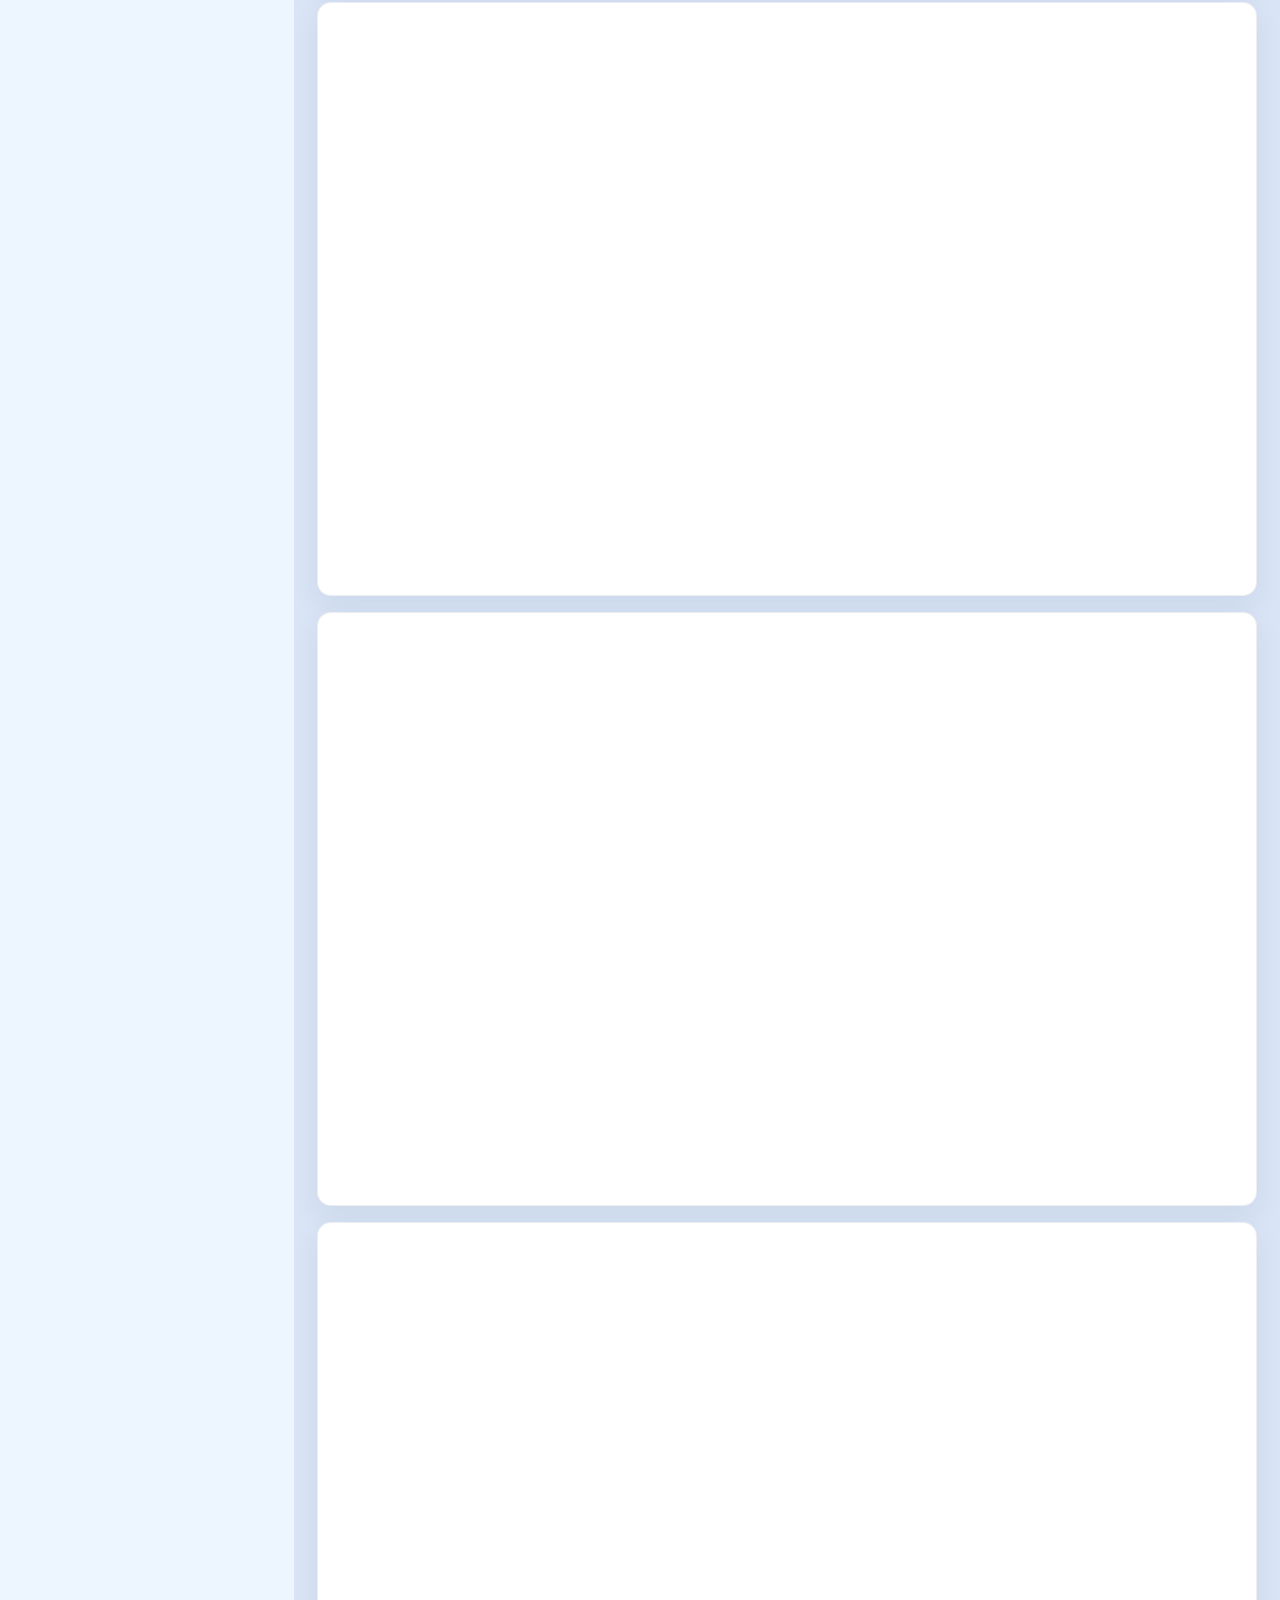
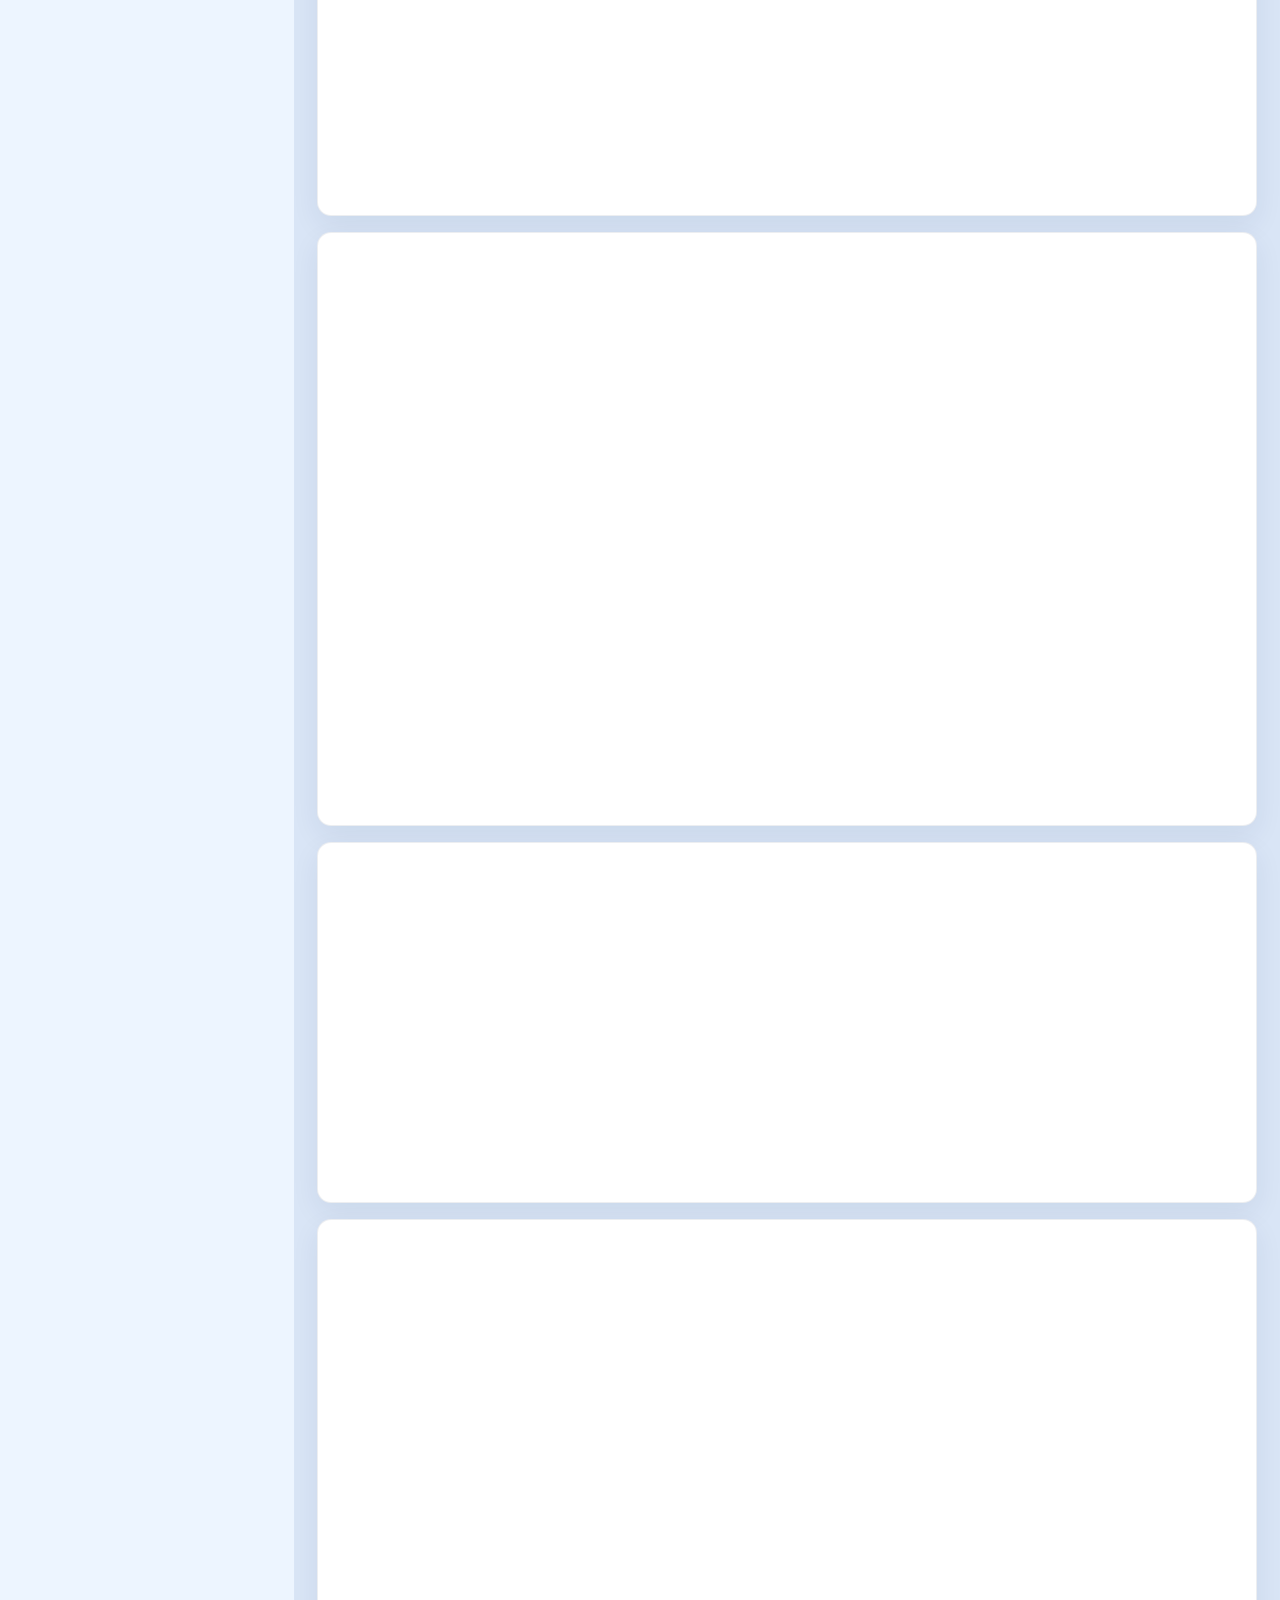
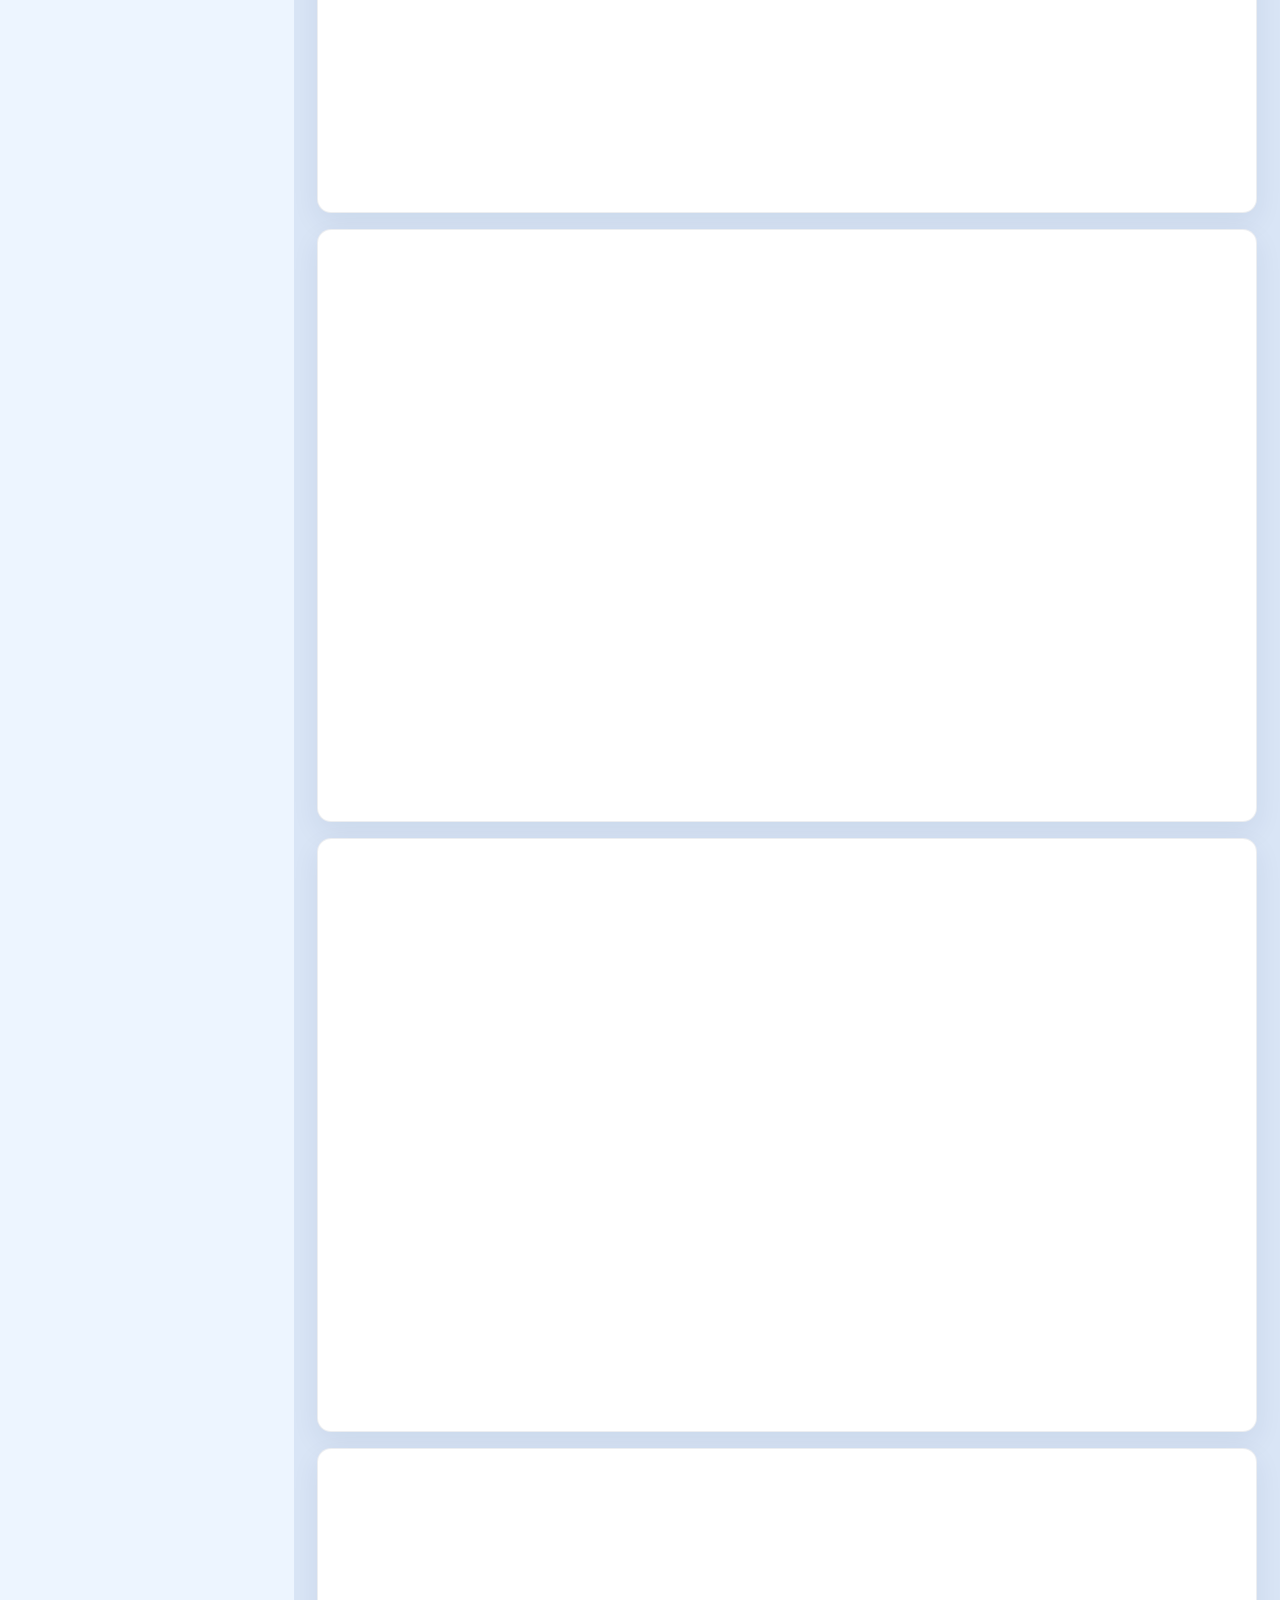
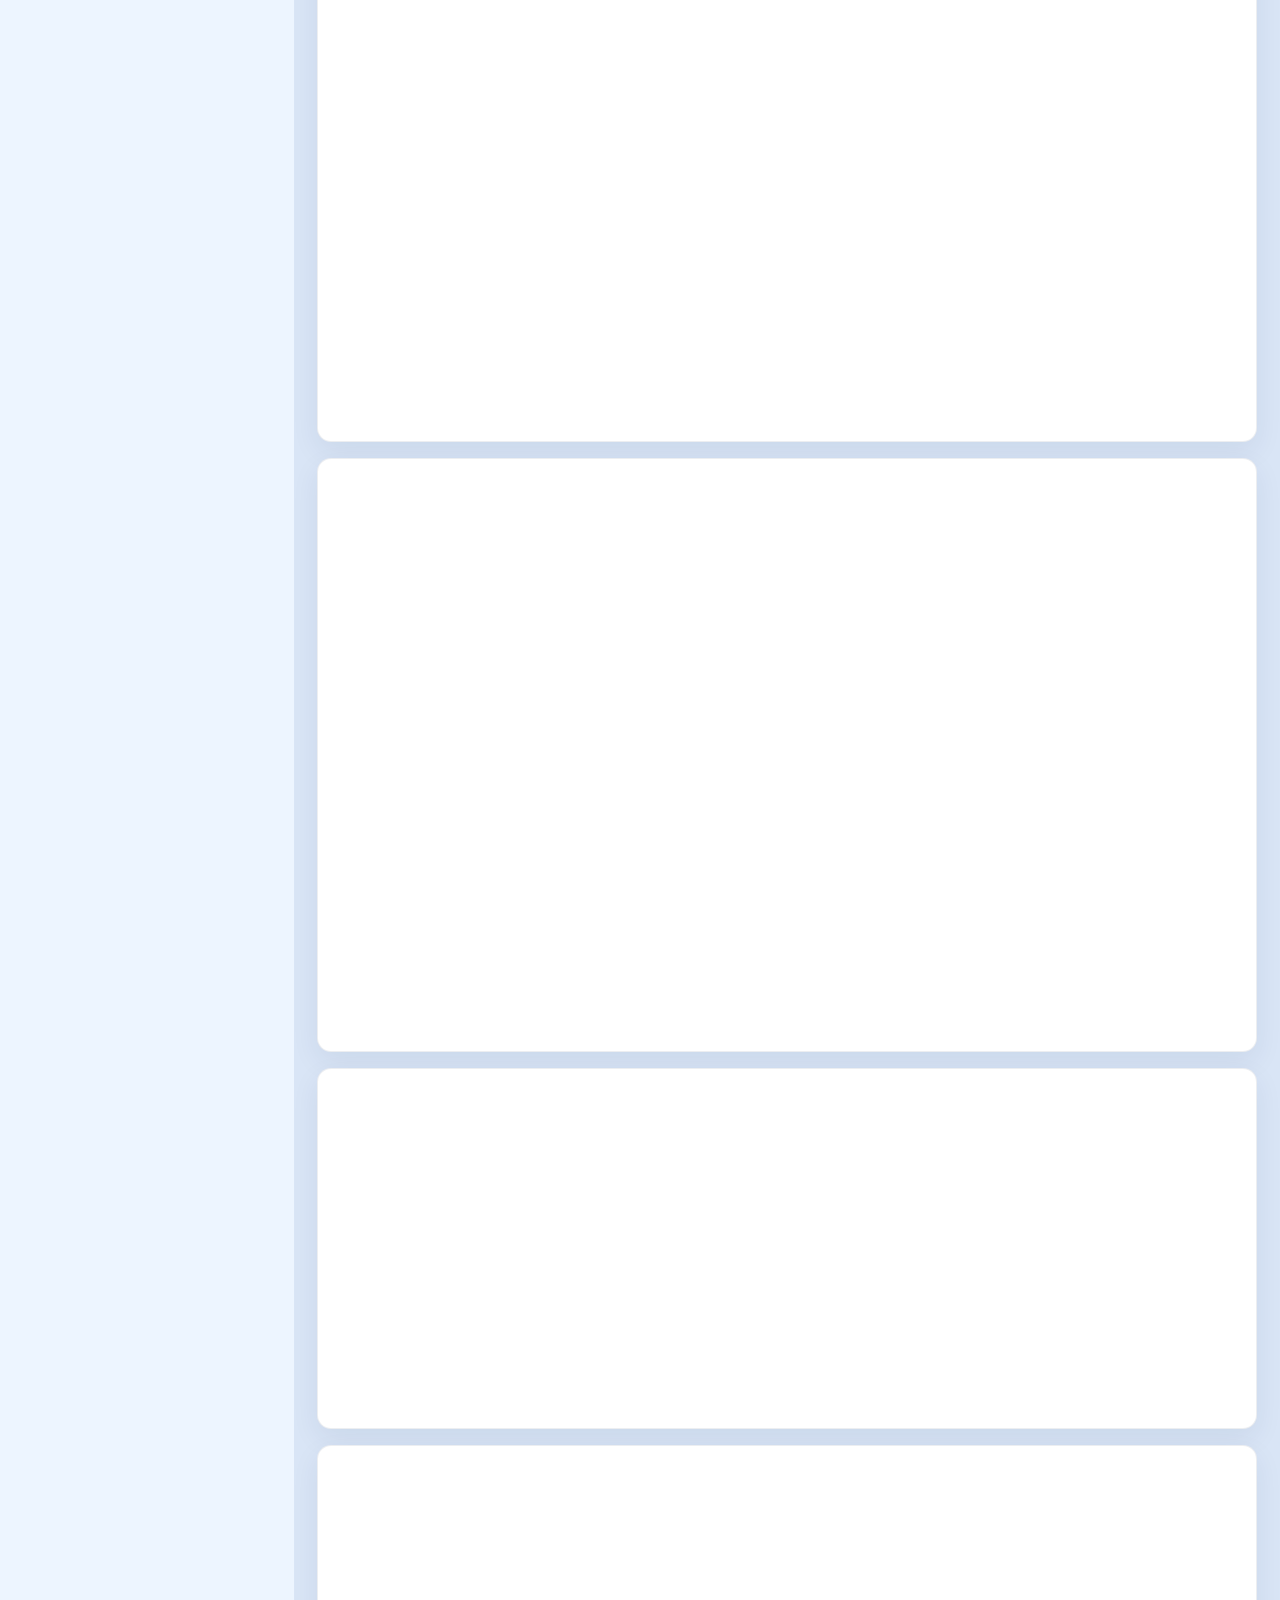
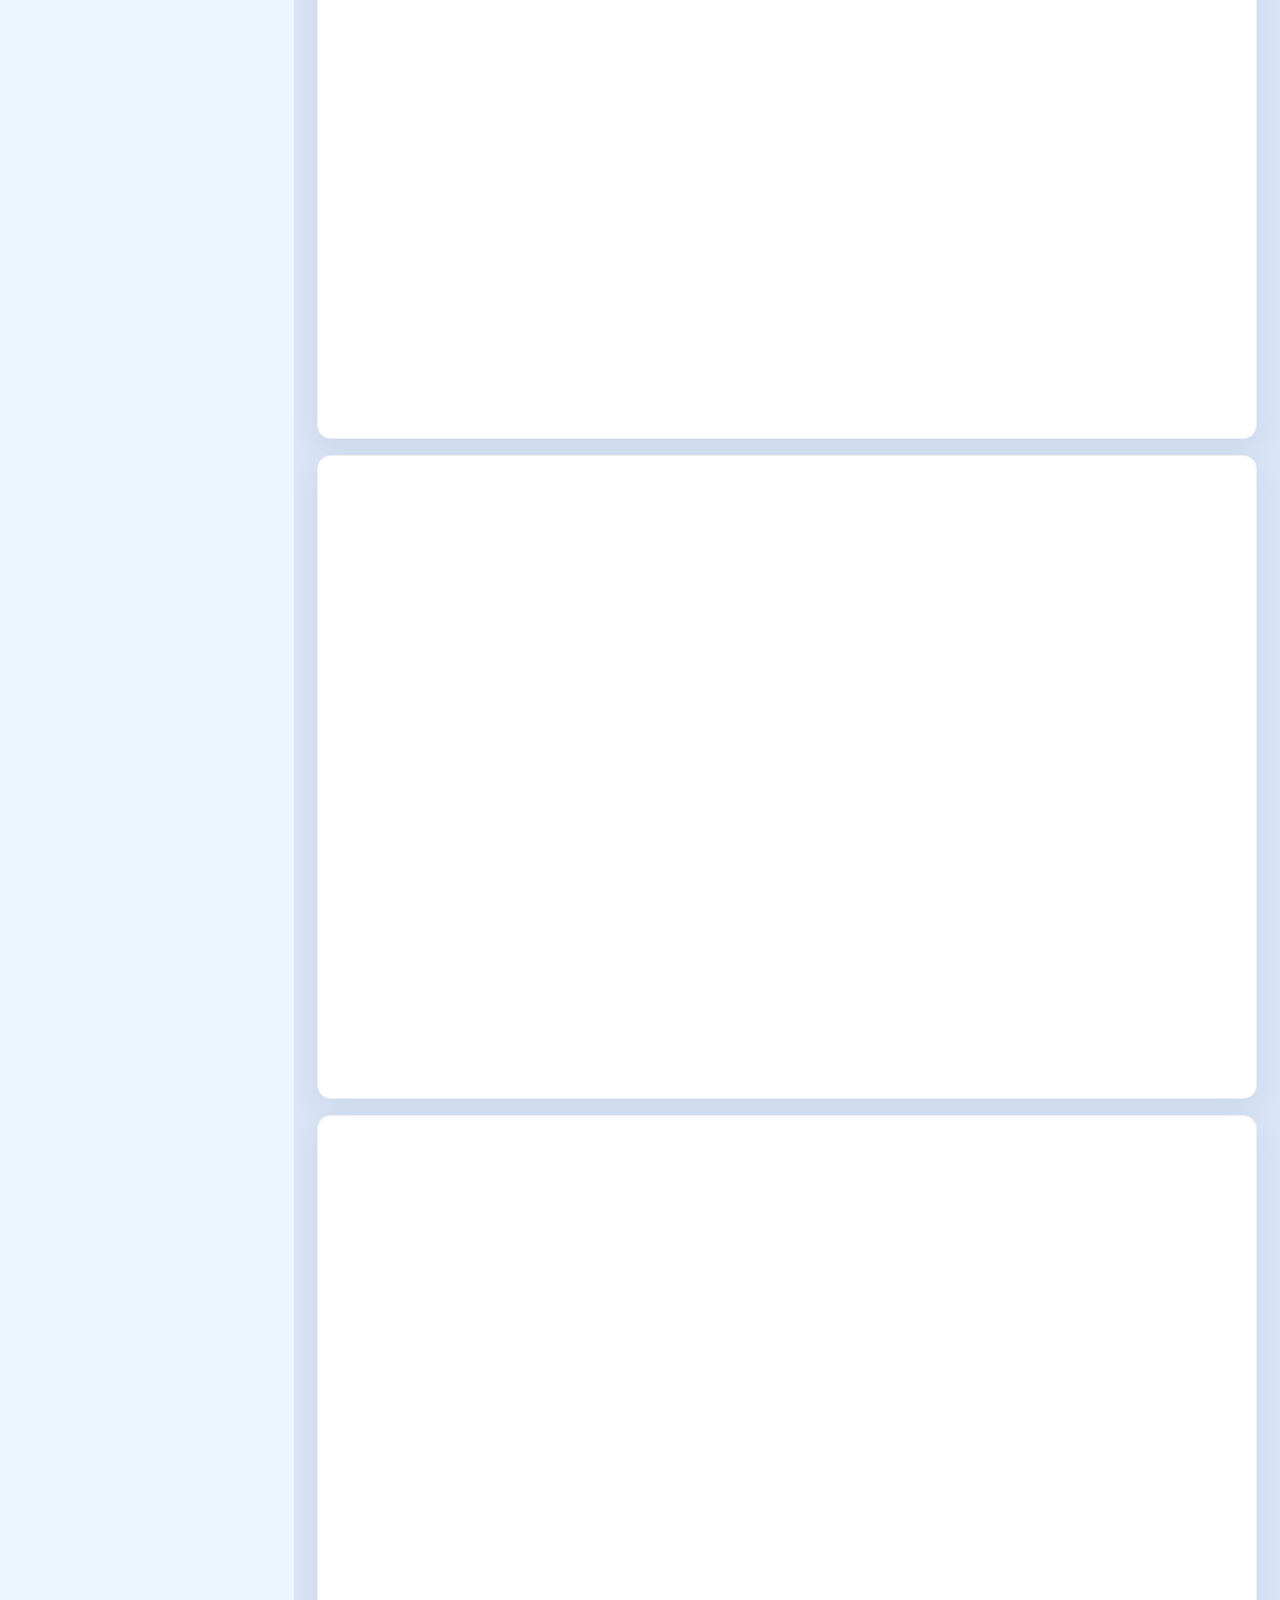
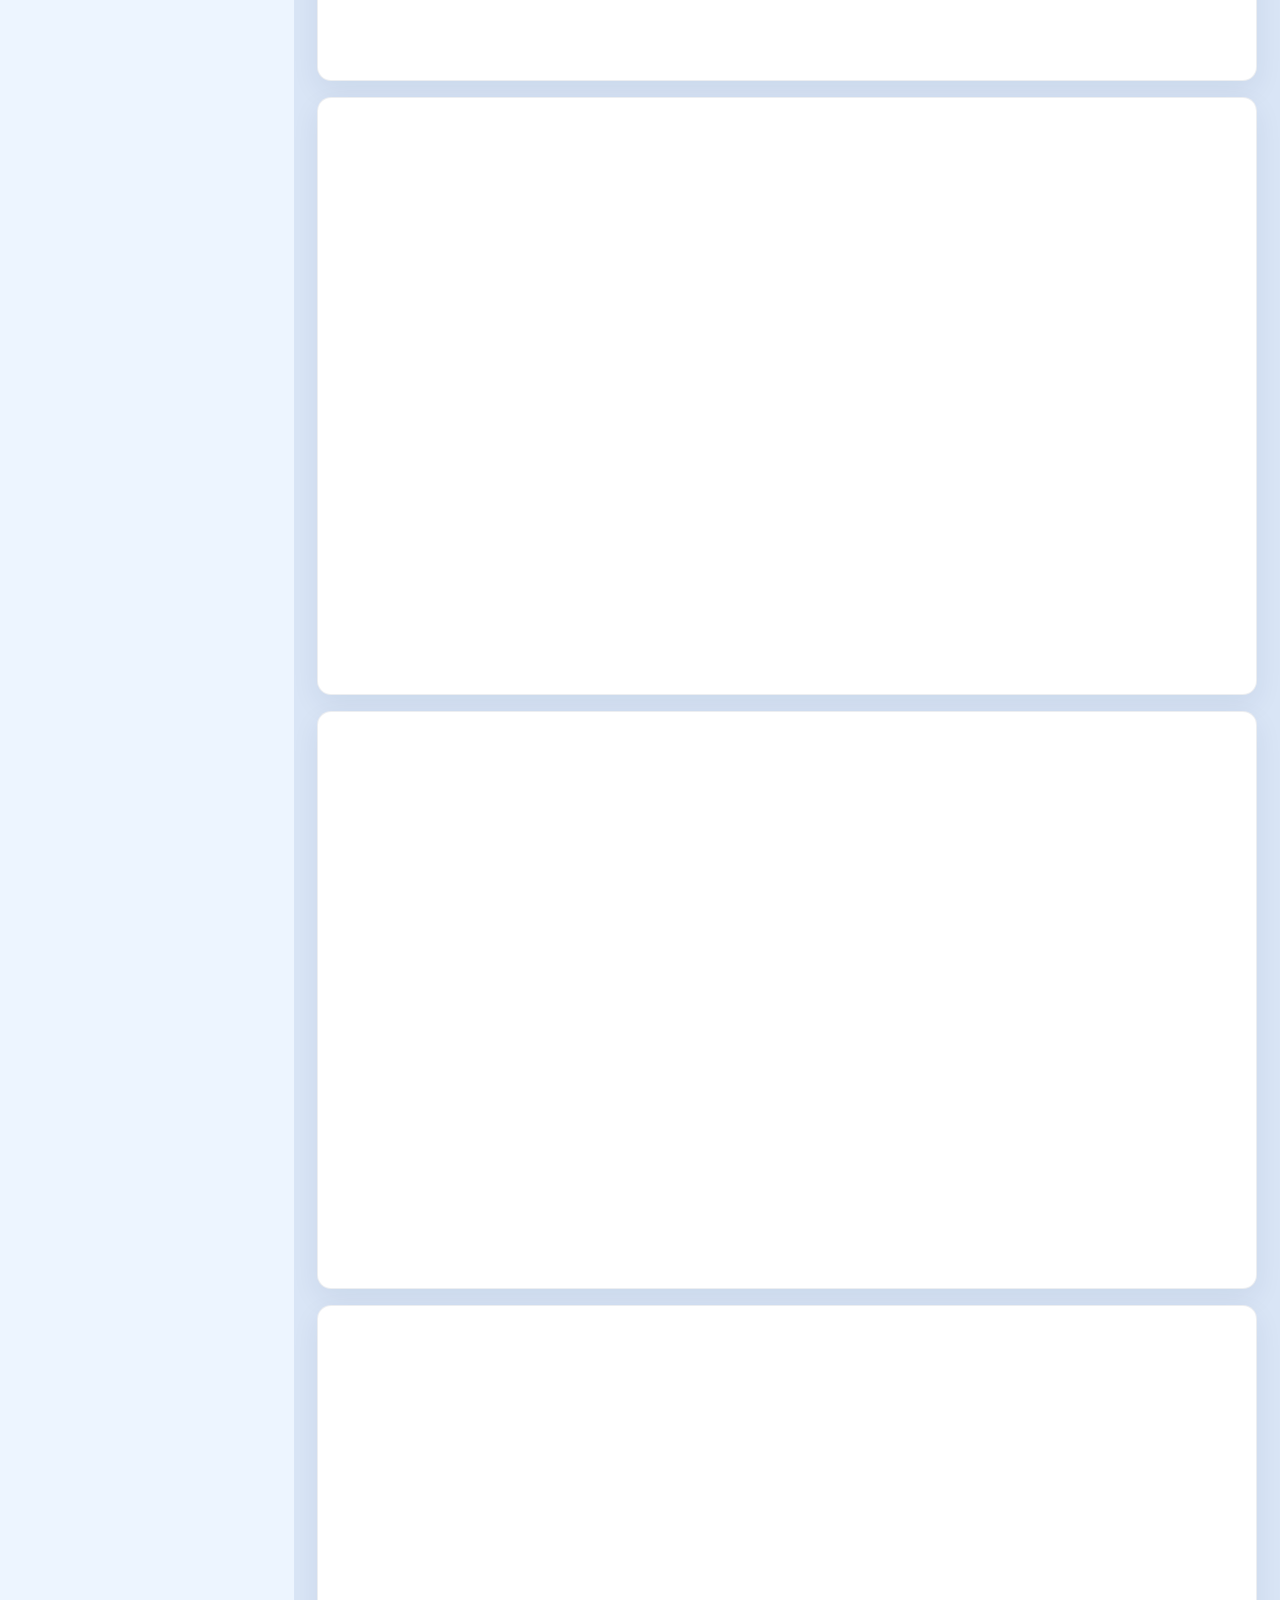
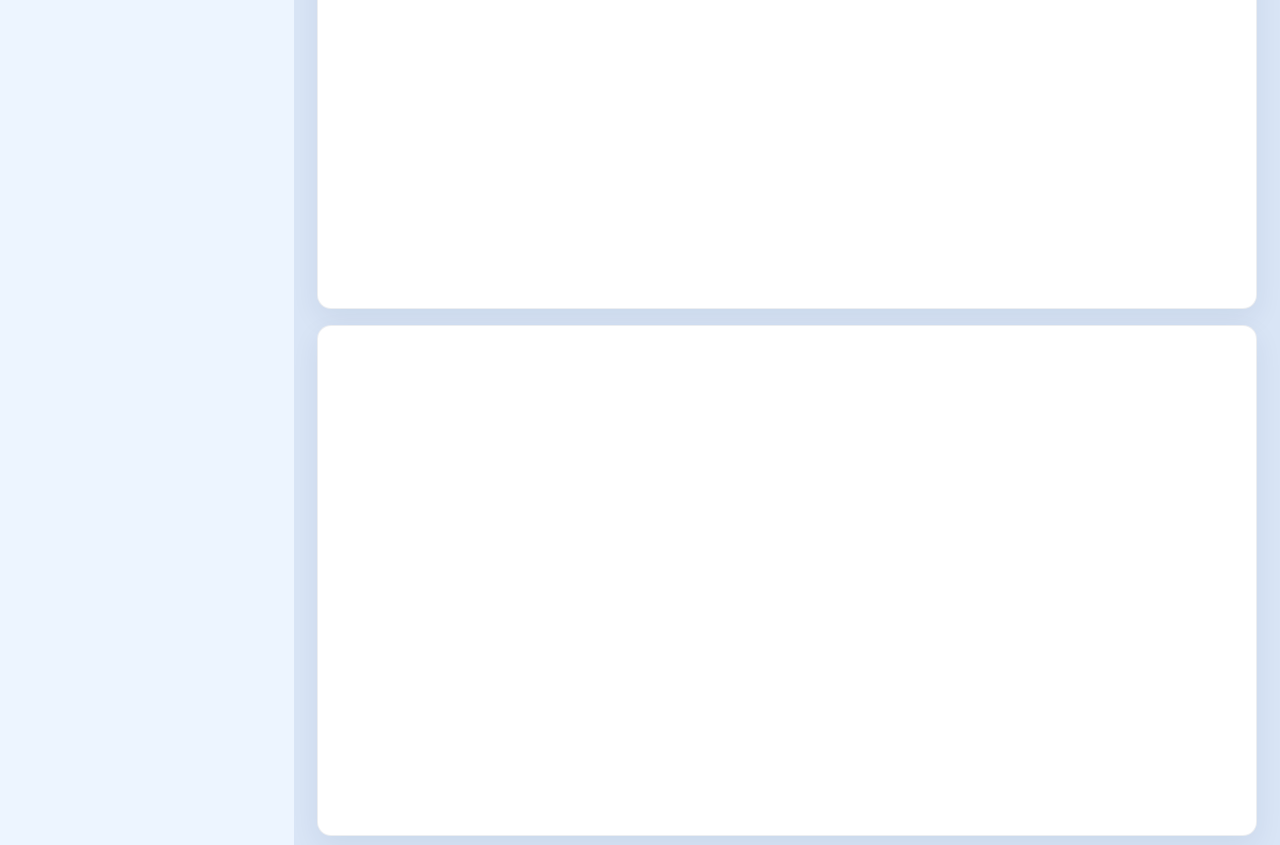
<file: project-security.html>
<!DOCTYPE html>
<html lang="zh-CN">
 <head>
  <meta charset="utf-8">
  <meta content="width=device-width, initial-scale=1, viewport-fit=cover" name="viewport">
  <title>
   王雪纯 | 风险管控平台案例
  </title>
<link rel="preload" as="image" href="./assets/security-01-mobile.jpg?v=20261102p" media="(max-width: 767px)" fetchpriority="high">
<link rel="preload" as="image" href="./assets/security-01.jpg?v=20261102m" media="(min-width: 768px)" fetchpriority="high">

  <link href="./styles.css?v=20261118" rel="stylesheet">
 <link href="./project-loading.css?v=20261118" rel="stylesheet">
 </head>
 <body>
  <header aria-label="主导航" class="site-header">
   <a aria-label="返回首页" class="brand" href="index.html#home">
    <span aria-hidden="true" class="brand-dots">
     <i>
     </i>
     <i>
     </i>
    </span>
    <span>
     WXC Portfolio
    </span>
   </a>
   <nav aria-label="快速导航" class="quick-nav">
    <a href="index.html#home">
     首页
    </a>
    <a href="index.html#profile">
     个人介绍
    </a>
    <div class="nav-item has-dropdown">
     <a href="index.html#catalog">
      B 端产品
      <span class="nav-caret">▾</span>
     </a>
     <div class="nav-panel">
      <a class="nav-card" href="project-regulatory.html">
       <span class="nav-card-tag">
        B 端 · 监管科技
       </span>
       <strong>
        集团监管报送平台
       </strong>
       <p>
        流程重构 + AI 辅助填报的多角色协同平台
       </p>
      </a>
      <a class="nav-card is-here" href="project-security.html">
       <span class="nav-card-tag">
        B 端 · 信息安全治理
       </span>
       <strong>
        风险管控平台
       </strong>
       <p>
        GRC 三域 · 三道防线 · 风险闭环治理
       </p>
      </a>
     </div>
    </div>
    <div class="nav-item has-dropdown">
     <a href="index.html#catalog">
      C 端产品
      <span class="nav-caret">▾</span>
     </a>
     <div class="nav-panel">
      <a class="nav-card" href="project-bank.html">
       <span class="nav-card-tag">
        C 端 · 金融科技
       </span>
       <strong>
        银行 C 端 App 体验升级
       </strong>
       <p>
        智能调度 · 快捷服务双场景创新
       </p>
      </a>
     </div>
    </div>
    <div class="nav-item has-dropdown">
     <a href="project-ai-compliance.html">
      AIGC 产品
      <span class="nav-caret">▾</span>
     </a>
     <div class="nav-panel">
      <a class="nav-card" href="project-ai-compliance.html">
       <span class="nav-card-tag">AIGC · 监管合规</span>
       <strong>AI监管合规助手</strong>
       <p>外规解析 · 制度差距分析 · 人机协同合规闭环</p>
      </a>
     </div>
    </div>
    <a class="contact-trigger" href="index.html#contact">
     联系我
    </a>
   </nav>
  </header>
  <main>
   <section aria-label="风险管控平台案例" class="project-screen figma-case security-screen" id="project-security">
    <aside aria-label="案例导航" class="project-sidebar">
     <a aria-label="返回目录" class="back-link" href="index.html#catalog">
      <svg fill="none" height="20" stroke="currentColor" stroke-width="2" viewbox="0 0 24 24" width="20">
       <path d="M19 12H5M12 19l-7-7 7-7">
       </path>
      </svg>
      返回目录
     </a>
     <nav aria-label="案例目录" class="project-toc">
      <a href="#security-hero">项目封面</a>
      <span class="toc-part">Part 01 · 产品层</span>
      <a href="#security-lines">GRC 三条主线</a>
      <a href="#security-context">项目背景与角色</a>
      <a href="#security-goals">设计目标</a>
      <a href="#security-problem">问题与改版策略</a>
      <a href="#security-persona">用户画像</a>
      <span class="toc-part">Part 02 · 框架层</span>
      <a href="#security-goalmap">产品目标解析</a>
      <a href="#security-defense">三道防线权限模型</a>
      <a href="#security-ia">产品结构框架</a>
      <a href="#security-journey">产品体验地图</a>
      <a href="#security-flow">流程与状态设计</a>
      <span class="toc-part">Part 03 · 交互层</span>
      <a href="#security-home">首页设计决策</a>
      <a href="#security-dash">集团风险大盘</a>
      <a href="#security-company">专业公司风险全景</a>
      <a href="#security-ai">AI 合规助理</a>
      <a href="#security-task">任务规划与拆解</a>
      <a href="#security-egress">数据外发与审批</a>
      <a href="#security-value">结果与价值</a>
     </nav>
     <a aria-label="联系我" class="back-link contact-trigger" href="index.html#catalog">
      联系我
     </a>
    </aside>
    <p class="figma-swipe-hint security-swipe-hint">轻点图片可全屏放大查看</p>
    <article aria-label="风险管控平台项目内容" class="project-artboard figma-artboard security-artboard">
      <figure aria-label="项目封面" class="figma-figure security-figure" id="security-hero">
       <picture><source media="(max-width: 767px)" srcset="./assets/security-01-mobile.jpg?v=20261102p"><img alt="风险管控平台：可视化、闭环、可配置的集团 GRC 治理平台（封面，含脱敏说明）" decoding="async" fetchpriority="high" height="817" loading="eager" src="./assets/security-01.jpg?v=20261102m" width="1436"></picture>
       <figcaption class="figma-caption security-caption">项目封面：可视化、闭环、可配置的集团 GRC 治理平台</figcaption>
      </figure>
      <figure aria-label="Part 01 产品层" class="figma-figure security-figure" id="security-part1">
       <picture><source media="(max-width: 767px)" srcset="./assets/security-02-mobile.jpg?v=20261102p"><img alt="Part 01 · 产品层" decoding="async" height="550" loading="eager" src="./assets/security-02.jpg?v=20261102m" width="1436"></picture>
       <figcaption class="figma-caption security-caption">Part 01 · 产品层</figcaption>
      </figure>
      <figure aria-label="GRC 三条主线" class="figma-figure security-figure" id="security-lines">
       <picture><source media="(max-width: 767px)" srcset="./assets/security-03-mobile.jpg?v=20261102p"><img alt="GRC 三条主线：治理、风险、合规，一屏看全 / 唯一台账 / 条文映射" decoding="async" height="905" loading="eager" src="./assets/security-03.jpg?v=20261102m" width="1436"></picture>
       <figcaption class="figma-caption security-caption">GRC 三条主线：治理 Governance、风险 Risk、合规 Compliance</figcaption>
      </figure>
      <figure aria-label="项目背景与角色" class="figma-figure security-figure" id="security-context">
       <picture><source media="(max-width: 767px)" srcset="./assets/security-04-mobile.jpg?v=20261102p"><img alt="项目背景与角色：背景挑战、平台目标与 GRC 治理实践五环" decoding="async" height="907" loading="lazy" src="./assets/security-04.jpg?v=20261102m" width="1436"></picture>
       <figcaption class="figma-caption security-caption">项目背景与角色：背景挑战、平台目标与 GRC 治理实践</figcaption>
      </figure>
      <figure aria-label="设计目标" class="figma-figure security-figure" id="security-goals">
       <picture><source media="(max-width: 767px)" srcset="./assets/security-05-mobile.jpg?v=20261102p"><img alt="设计目标：统一视角、明确职责、沉淀数据的三项目标" decoding="async" height="907" loading="lazy" src="./assets/security-05.jpg?v=20261102m" width="1436"></picture>
       <figcaption class="figma-caption security-caption">设计目标</figcaption>
      </figure>
      <figure aria-label="问题定义与改版策略" class="figma-figure security-figure" id="security-problem">
       <picture><source media="(max-width: 767px)" srcset="./assets/security-06-mobile.jpg?v=20261102p"><img alt="问题定义与改版策略：六组 Before 与 After 对比" decoding="async" height="907" loading="lazy" src="./assets/security-06.jpg?v=20261102m" width="1436"></picture>
       <figcaption class="figma-caption security-caption">问题定义与改版策略：Before / After 对比</figcaption>
      </figure>
      <figure aria-label="用户画像" class="figma-figure security-figure" id="security-persona">
       <picture><source media="(max-width: 767px)" srcset="./assets/security-07-mobile.jpg?v=20261102p"><img alt="用户画像：四类角色画像与四套默认首页" decoding="async" height="907" loading="lazy" src="./assets/security-07.jpg?v=20261102m" width="1436"></picture>
       <figcaption class="figma-caption security-caption">用户画像与四套默认首页</figcaption>
      </figure>
      <figure aria-label="Part 02 框架层" class="figma-figure security-figure" id="security-part2">
       <picture><source media="(max-width: 767px)" srcset="./assets/security-08-mobile.jpg?v=20261102p"><img alt="Part 02 · 框架层" decoding="async" height="550" loading="lazy" src="./assets/security-08.jpg?v=20261102m" width="1436"></picture>
       <figcaption class="figma-caption security-caption">Part 02 · 框架层</figcaption>
      </figure>
      <figure aria-label="产品目标解析" class="figma-figure security-figure" id="security-goalmap">
       <picture><source media="(max-width: 767px)" srcset="./assets/security-09-mobile.jpg?v=20261102p"><img alt="产品目标解析：Why、What、How、Not 与一个平台三种视角" decoding="async" height="907" loading="lazy" src="./assets/security-09.jpg?v=20261102m" width="1436"></picture>
       <figcaption class="figma-caption security-caption">产品目标解析：Why / What / How / Not</figcaption>
      </figure>
      <figure aria-label="三道防线权限模型" class="figma-figure security-figure" id="security-defense">
       <picture><source media="(max-width: 767px)" srcset="./assets/security-10-mobile.jpg?v=20261102p"><img alt="GRC 三道防线：权限模型与平台管理员配置" decoding="async" height="904" loading="lazy" src="./assets/security-10.jpg?v=20261102m" width="1436"></picture>
       <figcaption class="figma-caption security-caption">GRC 三道防线权限模型</figcaption>
      </figure>
      <figure aria-label="产品结构框架" class="figma-figure security-figure" id="security-ia">
       <picture><source media="(max-width: 767px)" srcset="./assets/security-11-mobile.jpg?v=20261102p"><img alt="产品结构框架：五大模块与默认落地页" decoding="async" height="907" loading="lazy" src="./assets/security-11.jpg?v=20261102m" width="1436"></picture>
       <figcaption class="figma-caption security-caption">产品结构框架</figcaption>
      </figure>
      <figure aria-label="产品体验地图" class="figma-figure security-figure" id="security-journey">
       <picture><source media="(max-width: 767px)" srcset="./assets/security-12-mobile.jpg?v=20261102p"><img alt="产品体验地图：从集团到专业公司的体验旅程" decoding="async" height="907" loading="lazy" src="./assets/security-12.jpg?v=20261102m" width="1436"></picture>
       <figcaption class="figma-caption security-caption">产品体验地图</figcaption>
      </figure>
      <figure aria-label="风险治理流程与状态设计" class="figma-figure security-figure" id="security-flow">
       <picture><source media="(max-width: 767px)" srcset="./assets/security-13-mobile.jpg?v=20261102p"><img alt="风险治理流程与状态设计：二维定级、SLA 推进与五步流程" decoding="async" height="907" loading="lazy" src="./assets/security-13.jpg?v=20261102m" width="1436"></picture>
       <figcaption class="figma-caption security-caption">风险治理流程与状态设计</figcaption>
      </figure>
      <figure aria-label="Part 03 交互层" class="figma-figure security-figure" id="security-part3">
       <picture><source media="(max-width: 767px)" srcset="./assets/security-14-mobile.jpg?v=20261102p"><img alt="Part 03 · 交互层" decoding="async" height="550" loading="lazy" src="./assets/security-14.jpg?v=20261102m" width="1436"></picture>
       <figcaption class="figma-caption security-caption">Part 03 · 交互层</figcaption>
      </figure>
      <figure aria-label="首页设计决策" class="figma-figure security-figure" id="security-home">
       <picture><source media="(max-width: 767px)" srcset="./assets/security-15-mobile.jpg?v=20261102p"><img alt="首页设计决策：单一主数字、短板置顶、对比即行动" decoding="async" height="907" loading="lazy" src="./assets/security-15.jpg?v=20261102m" width="1436"></picture>
       <figcaption class="figma-caption security-caption">首页设计决策</figcaption>
      </figure>
      <figure aria-label="集团风险大盘" class="figma-figure security-figure" id="security-dash">
       <picture><source media="(max-width: 767px)" srcset="./assets/security-16-mobile.jpg?v=20261102p"><img alt="集团风险大盘：一屏掌握安全水位、趋势与风险联动、横向对比" decoding="async" height="982" loading="lazy" src="./assets/security-16.jpg?v=20261102m" width="1436"></picture>
       <figcaption class="figma-caption security-caption">集团风险大盘</figcaption>
      </figure>
      <figure aria-label="专业公司风险全景图" class="figma-figure security-figure" id="security-company">
       <picture><source media="(max-width: 767px)" srcset="./assets/security-17-mobile.jpg?v=20261102p"><img alt="专业公司风险全景图" decoding="async" height="865" loading="lazy" src="./assets/security-17.jpg?v=20261102m" width="1436"></picture>
       <figcaption class="figma-caption security-caption">专业公司风险全景图</figcaption>
      </figure>
      <figure aria-label="AI 合规助理" class="figma-figure security-figure" id="security-ai">
       <picture><source media="(max-width: 767px)" srcset="./assets/security-18-mobile.jpg?v=20261102p"><img alt="AI 合规助理：合规映射与风险定级的四项能力" decoding="async" height="912" loading="lazy" src="./assets/security-18.jpg?v=20261102m" width="1436"></picture>
       <figcaption class="figma-caption security-caption">AI 合规助理</figcaption>
      </figure>
      <figure aria-label="任务规划与目标拆解" class="figma-figure security-figure" id="security-task">
       <picture><source media="(max-width: 767px)" srcset="./assets/security-19-mobile.jpg?v=20261102p"><img alt="任务规划与目标拆解" decoding="async" height="883" loading="lazy" src="./assets/security-19.jpg?v=20261102m" width="1436"></picture>
       <figcaption class="figma-caption security-caption">任务规划与目标拆解</figcaption>
      </figure>
      <figure aria-label="数据外发与合规审批" class="figma-figure security-figure" id="security-egress">
       <picture><source media="(max-width: 767px)" srcset="./assets/security-20-mobile.jpg?v=20261102p"><img alt="数据外发与合规审批" decoding="async" height="922" loading="lazy" src="./assets/security-20.jpg?v=20261102m" width="1436"></picture>
       <figcaption class="figma-caption security-caption">数据外发与合规审批</figcaption>
      </figure>
      <figure aria-label="结果与价值" class="figma-figure security-figure" id="security-value">
       <picture><source media="(max-width: 767px)" srcset="./assets/security-21-mobile.jpg?v=20261102p"><img alt="结果与价值：绩效活跃、整合提效、统一量化与审计提效四项指标" decoding="async" height="779" loading="lazy" src="./assets/security-21.jpg?v=20261102m" width="1436"></picture>
       <figcaption class="figma-caption security-caption">结果与价值</figcaption>
      </figure>
    </article>
    <div aria-label="案例跳转" class="project-jump">
     <a aria-label="上一个" href="project-regulatory.html">
      <svg fill="none" height="24" stroke="currentColor" stroke-width="2" viewbox="0 0 24 24" width="24">
       <path d="M12 19V5M5 12l7-7 7 7">
       </path>
      </svg>
     </a>
     <a aria-label="下一个" href="project-bank.html">
      <svg fill="none" height="24" stroke="currentColor" stroke-width="2" viewbox="0 0 24 24" width="24">
       <path d="M12 5v14M5 12l7 7 7-7">
       </path>
      </svg>
     </a>
    </div>
   </section>
  </main>
  <div aria-hidden="true" class="contact-modal" id="contact-modal">
   <div class="contact-modal-backdrop" data-contact-close>
   </div>
   <div aria-label="联系我" aria-modal="true" class="contact-modal-panel" role="dialog">
    <div class="modal-heading">
     <h3>
      联系我
     </h3>
     <button aria-label="关闭" class="contact-modal-close" data-contact-close type="button">
      <svg fill="none" height="20" stroke="currentColor" stroke-width="2" viewbox="0 0 24 24" width="20">
       <path d="M18 6L6 18M6 6l12 12">
       </path>
      </svg>
     </button>
    </div>
    <div class="modal-body">
     <p>
      欢迎通过电话或邮件联系我，期待交流。
     </p>
     <div class="modal-contact-list">
      <a class="modal-contact-item" href="tel:18221552320">
       <span>
        电话
       </span>
       <strong>
        182 2155 2320
       </strong>
      </a>
      <a class="modal-contact-item" href="mailto:ichuny@163.com">
       <span>
        邮箱
       </span>
       <strong>
        ichuny@163.com
       </strong>
      </a>
      <div class="modal-contact-item">
       <span>
        城市
       </span>
       <strong>
        上海
       </strong>
      </div>
     </div>
    </div>
   </div>
  </div>
  <script src="./project-loading.js?v=20261118b"></script>
  <script src="./script.js?v=20261118">
  </script>
 </body>
</html>
</file>
<file: styles.css>
:root {
  --ink: #f8fafc;
  --muted: #94a3b8;
  --muted-deep: #64748b;
  --accent: #7388df;
  --accent-deep: #333da7;
  --accent-cyan: #7388df;
  --accent-blue: #333da7;
  --accent-purple: #7388df;
  --accent-pink: #5b459f;
  --accent-gold: #f4c456;
  --bg-deep: #050508;
  --bg: #0a0a12;
  --bg-elevated: #12121c;
  --surface: rgba(255, 255, 255, 0.04);
  --surface-hover: rgba(255, 255, 255, 0.07);
  --surface-active: rgba(255, 255, 255, 0.1);
  --line: rgba(255, 255, 255, 0.08);
  --line-strong: rgba(255, 255, 255, 0.14);
  --shadow: 0 24px 60px rgba(0, 0, 0, 0.4);
  --shadow-glow: 0 0 40px rgba(115, 136, 223, 0.15);
  --radius-sm: 12px;
  --radius: 16px;
  --radius-lg: 20px;
  --font-display: "Inter", "SF Pro Display", "PingFang SC", "Microsoft YaHei", sans-serif;
  --font-body: "Inter", "SF Pro Text", "PingFang SC", "Microsoft YaHei UI", sans-serif;
}

* {
  box-sizing: border-box;
}

html {
  scroll-behavior: smooth;
}

body {
  margin: 0;
  color: var(--ink);
  background: var(--bg-deep);
  font-family: var(--font-body);
  overflow-x: hidden;
  line-height: 1.7;
}

body.is-modal-open {
  overflow: hidden;
}

body::before {
  position: fixed;
  inset: 0;
  z-index: -2;
  pointer-events: none;
  content: "";
  opacity: 0.35;
  background-image:
    linear-gradient(rgba(255, 255, 255, 0.025) 1px, transparent 1px),
    linear-gradient(90deg, rgba(255, 255, 255, 0.02) 1px, transparent 1px);
  background-size: 80px 80px;
  mask-image: linear-gradient(to bottom, transparent, black 12%, black 88%, transparent);
}

body::after {
  position: fixed;
  left: var(--pointer-x, 50%);
  top: var(--pointer-y, 50%);
  z-index: 30;
  width: 400px;
  height: 400px;
  pointer-events: none;
  content: "";
  opacity: 0;
  background:
    radial-gradient(circle, rgba(59, 130, 246, 0.14), rgba(168, 85, 247, 0.08) 38%, transparent 70%);
  mix-blend-mode: screen;
  transform: translate(-50%, -50%);
  transition: opacity 220ms ease;
}

body.has-pointer::after {
  opacity: 1;
}

body.is-modal-open::after {
  opacity: 0;
}

a {
  color: inherit;
  text-decoration: none;
}

/* Header */
.site-header {
  position: fixed;
  top: 0;
  left: 0;
  right: 0;
  z-index: 50;
  display: flex;
  align-items: center;
  justify-content: space-between;
  padding: clamp(16px, 3.2vw, 40px) clamp(20px, 4.5vw, 80px);
  font-family: var(--font-display);
  letter-spacing: 0;
  transition: background 220ms ease, padding 220ms ease, border-color 220ms ease;
  transform: translateZ(0);
  will-change: transform;
  backface-visibility: hidden;
}

.site-header.is-scrolled {
  padding-block: 14px;
  background: rgba(3, 3, 7, 0.78);
  border-bottom: 1px solid var(--line);
  -webkit-backdrop-filter: blur(18px);
  backdrop-filter: blur(18px);
}

.brand,
.site-header nav {
  display: flex;
  align-items: center;
  gap: 22px;
}

.brand {
  gap: 12px;
  font-size: clamp(15px, 1.1vw, 20px);
  font-weight: 700;
  transition: color 180ms ease, transform 180ms ease, filter 180ms ease;
}

.brand:hover {
  color: #fff;
  filter: drop-shadow(0 0 16px rgba(0, 212, 255, 0.35));
  transform: translateY(-2px);
}

.brand-dots {
  display: inline-flex;
  gap: 5px;
}

.brand-dots i {
  width: 14px;
  height: 14px;
  border: 1px solid rgba(255, 255, 255, 0.72);
  border-radius: 999px;
  transition: background 180ms ease, border-color 180ms ease, transform 180ms ease, box-shadow 180ms ease;
}

.brand-dots i:first-child {
  background: rgba(255, 255, 255, 0.82);
}

.brand:hover .brand-dots i {
  border-color: var(--accent);
  box-shadow: 0 0 14px rgba(115, 136, 223, 0.4);
}

.brand:hover .brand-dots i:first-child {
  transform: translateX(4px);
  background: var(--accent);
}

.brand:hover .brand-dots i:last-child {
  background: var(--accent-pink);
  transform: translateX(-4px);
}

.quick-nav {
  display: flex;
  align-items: center;
  gap: 10px;
  opacity: 0;
  pointer-events: none;
  transform: translateY(-10px);
  transition: opacity 220ms ease, transform 220ms ease;
}

.site-header.is-scrolled .quick-nav {
  opacity: 1;
  pointer-events: auto;
  transform: translateY(0);
}

.quick-nav a {
  position: relative;
  display: inline-flex;
  align-items: center;
  justify-content: center;
  min-height: 34px;
  padding: 0 14px;
  color: rgba(255, 255, 255, 0.7);
  border: 1px solid rgba(255, 255, 255, 0.16);
  border-radius: 999px;
  background: rgba(0, 0, 0, 0.22);
  font-size: clamp(12px, 0.85vw, 14px);
  font-weight: 700;
  white-space: nowrap;
  -webkit-backdrop-filter: blur(12px);
  backdrop-filter: blur(12px);
  overflow: hidden;
  transition: color 180ms ease, border-color 180ms ease, background 180ms ease, transform 180ms ease, box-shadow 180ms ease;
}

.quick-nav a::after {
  position: absolute;
  inset: -40% auto -40% -70%;
  width: 50%;
  pointer-events: none;
  content: "";
  background: linear-gradient(90deg, transparent, rgba(255, 255, 255, 0.35), transparent);
  transform: skewX(-18deg);
  transition: left 420ms ease;
}

.quick-nav a:hover::after,
.quick-nav a:focus-visible::after {
  left: 120%;
}

.quick-nav a:hover,
.quick-nav a:focus-visible,
.quick-nav a.is-active {
  color: #fff;
  border-color: rgba(255, 255, 255, 0.6);
  background: rgba(255, 255, 255, 0.1);
  box-shadow: 0 10px 26px rgba(0, 0, 0, 0.25);
  transform: translateY(-2px);
}

.quick-nav a.is-active::before {
  width: 5px;
  height: 5px;
  margin-right: 7px;
  border-radius: 999px;
  background: var(--accent);
  content: "";
  box-shadow: 0 0 12px rgba(115, 136, 223, 0.7);
}

/* Hero */
.hero {
  position: relative;
  display: grid;
  min-height: 100vh;
  min-height: 100svh;
  overflow: hidden;
  isolation: isolate;
}

.hero-bg {
  position: absolute;
  inset: 0;
  z-index: -3;
  width: 100%;
  height: 100%;
  background:
    radial-gradient(circle at 30% 20%, rgba(59, 130, 246, 0.18), transparent 32%),
    radial-gradient(circle at 80% 80%, rgba(168, 85, 247, 0.14), transparent 35%),
    linear-gradient(180deg, #0a0a18 0%, #050510 100%);
  transform: scale(1.02) translateZ(0);
  animation: slow-breathe 14s ease-in-out infinite alternate;
  overflow: hidden;
  will-change: transform;
  backface-visibility: hidden;
}

.hero-bg-video {
  width: 100%;
  height: 100%;
  object-fit: cover;
  object-position: center;
  display: block;
  transform: scale(1.02) translateZ(0);
  will-change: transform;
  backface-visibility: hidden;
}

.hero-vignette {
  position: absolute;
  inset: 0;
  z-index: -2;
  background:
    linear-gradient(90deg, rgba(3, 3, 7, 0.82), transparent 36%, transparent 58%, rgba(3, 3, 7, 0.62)),
    linear-gradient(180deg, rgba(3, 3, 7, 0.28), transparent 42%, rgba(3, 3, 7, 0.86));
}

.hero-glow {
  position: absolute;
  inset: 0;
  z-index: -1;
  pointer-events: none;
  background:
    radial-gradient(circle at 70% 60%, rgba(59, 130, 246, 0.16), transparent 40%),
    radial-gradient(circle at 30% 40%, rgba(168, 85, 247, 0.12), transparent 35%);
}

.hero-copy {
  position: relative;
  z-index: 2;
  align-self: center;
  width: min(56vw, 860px);
  margin-left: clamp(22px, 5vw, 96px);
  transition: transform 950ms cubic-bezier(0.65, 0, 0.35, 1), opacity 700ms ease;
}

.eyebrow {
  display: inline-flex;
  align-items: center;
  gap: 8px;
  padding: 8px 16px;
  font-size: 12px;
  letter-spacing: 1.6px;
  color: var(--accent);
  background: rgba(115, 136, 223, 0.1);
  border: 1px solid rgba(115, 136, 223, 0.25);
  border-radius: 999px;
  margin-bottom: 24px;
  font-family: var(--font-display);
}

.eyebrow::before {
  content: "";
  width: 6px;
  height: 6px;
  border-radius: 999px;
  background: var(--accent);
  box-shadow: 0 0 10px var(--accent);
}

h1 {
  margin: 0;
  font-family: var(--font-display);
  font-weight: 600;
  line-height: 1.05;
  letter-spacing: -0.03em;
  font-size: clamp(40px, 5.5vw, 76px);
}

.text-gradient {
  display: block;
  background: linear-gradient(135deg, #fff 0%, #cbd5e1 50%, var(--accent) 100%);
  -webkit-background-clip: text;
  -webkit-text-fill-color: transparent;
  background-clip: text;
}

.title-en {
  display: block;
  margin-top: 10px;
  font-size: 24px;
  font-weight: 500;
  letter-spacing: 2px;
  color: rgba(255, 255, 255, 0.55);
}

/* GradientText 渐变文字动效 */
.gradient-text {
  display: inline-block;
  font-family: var(--font-display);
  font-size: clamp(2.5rem, 10vw, 5.5rem);
  font-weight: 700;
  line-height: 1.05;
  letter-spacing: -0.03em;
  background: linear-gradient(90deg, #5b459f, #bc8cb9, #e3d0f1, #5b459f);
  background-size: 300% 100%;
  -webkit-background-clip: text;
  -webkit-text-fill-color: transparent;
  background-clip: text;
  animation: gradient-text-flow 3s ease-in-out infinite;
  text-shadow: 0 0 32px rgba(91, 69, 159, 0.25);
}

@keyframes gradient-text-flow {
  0%, 100% {
    background-position: 0% 50%;
  }
  50% {
    background-position: 100% 50%;
  }
}

/* 兼容旧 DepthText 类名（如存在则隐藏） */
.depth-text-scene,
.depth-text {
  display: none;
}

.lead {
  max-width: 640px;
  margin: 24px 0 0;
  color: rgba(255, 255, 255, 0.68);
  font-size: clamp(16px, 1.3vw, 20px);
  line-height: 1.75;
}

.pill-row {
  display: flex;
  flex-wrap: wrap;
  gap: 10px;
  margin-top: 28px;
}

.pill {
  padding: 7px 14px;
  background: rgba(255, 255, 255, 0.05);
  border: 1px solid rgba(255, 255, 255, 0.1);
  border-radius: 999px;
  color: rgba(255, 255, 255, 0.75);
  font-size: 13px;
  font-weight: 500;
  -webkit-backdrop-filter: blur(8px);
  backdrop-filter: blur(8px);
  transition: background 180ms ease, border-color 180ms ease, transform 180ms ease;
}

.pill:hover {
  background: rgba(255, 255, 255, 0.1);
  border-color: rgba(115, 136, 223, 0.4);
  transform: translateY(-2px);
}

.hero-actions {
  display: flex;
  gap: 14px;
  margin-top: 36px;
}

.btn-primary,
.btn-secondary {
  display: inline-flex;
  align-items: center;
  justify-content: center;
  min-height: 48px;
  padding: 0 28px;
  border-radius: 999px;
  font-family: var(--font-display);
  font-size: 15px;
  font-weight: 700;
  transition: transform 180ms ease, box-shadow 180ms ease, background 180ms ease;
}

.btn-primary {
  color: #050508;
  background: linear-gradient(135deg, var(--accent), var(--accent-deep));
  box-shadow: 0 12px 32px rgba(115, 136, 223, 0.25);
}

.btn-primary:hover {
  transform: translateY(-3px);
  box-shadow: 0 18px 42px rgba(115, 136, 223, 0.35);
}

.btn-secondary {
  color: #fff;
  border: 1px solid rgba(255, 255, 255, 0.25);
  background: rgba(255, 255, 255, 0.06);
  -webkit-backdrop-filter: blur(8px);
  backdrop-filter: blur(8px);
}

.btn-secondary:hover {
  background: rgba(255, 255, 255, 0.12);
  transform: translateY(-3px);
}

.scroll-cue,
.profile-scroll,
.catalog-scroll {
  position: absolute;
  left: 50%;
  bottom: 28px;
  z-index: 3;
  display: grid;
  width: 48px;
  height: 48px;
  place-items: center;
  color: rgba(255, 255, 255, 0.7);
  border: 1px solid rgba(255, 255, 255, 0.18);
  border-radius: 999px;
  background: rgba(0, 0, 0, 0.22);
  transform: translateX(-50%);
  animation: cue 1.8s ease-in-out infinite;
  transition: filter 220ms ease, opacity 220ms ease, transform 220ms ease, border-color 220ms ease;
}

.scroll-cue:hover,
.profile-scroll:hover,
.catalog-scroll:hover {
  color: #fff;
  border-color: var(--accent);
  filter: drop-shadow(0 0 18px rgba(115, 136, 223, 0.55));
  transform: translateX(-50%) scale(1.12);
}

/* Reveal animations */
.reveal-ready .hero-copy,
.reveal-ready .scroll-cue,
.reveal-ready .profile-heading,
.reveal-ready .profile-lead,
.reveal-ready .strength-card,
.reveal-ready .profile-tools,
.reveal-ready .profile-experience,
.reveal-ready .catalog-heading,
.reveal-ready .catalog-card,
.reveal-ready .catalog-scroll,
.reveal-ready .project-sidebar,
.reveal-ready .project-artboard,
.reveal-ready .project-jump,
.reveal-ready .contact-content,
.reveal-ready .footer {
  opacity: 0;
  transform: translate3d(0, 34px, 0) scale(0.98);
  transition:
    opacity 460ms ease,
    transform 560ms cubic-bezier(0.16, 1, 0.3, 1);
  will-change: opacity, transform;
}

.reveal-ready .scroll-cue,
.reveal-ready .profile-scroll,
.reveal-ready .catalog-scroll {
  transform: translate3d(-50%, 34px, 0) scale(0.98);
}

.reveal-ready .project-sidebar {
  transform: translate3d(-34px, 0, 0) scale(0.98);
}

.reveal-ready .project-jump {
  transform: translate3d(34px, 0, 0) scale(0.98);
}

.reveal-ready .is-revealed .hero-copy,
.reveal-ready .is-revealed .scroll-cue,
.reveal-ready .is-revealed .profile-heading,
.reveal-ready .is-revealed .profile-lead,
.reveal-ready .is-revealed .strength-card,
.reveal-ready .is-revealed .profile-tools,
.reveal-ready .is-revealed .profile-experience,
.reveal-ready .is-revealed .catalog-heading,
.reveal-ready .is-revealed .catalog-card,
.reveal-ready .is-revealed .project-sidebar,
.reveal-ready .is-revealed .project-artboard,
.reveal-ready .is-revealed .project-jump,
.reveal-ready .is-revealed .contact-content,
.reveal-ready .is-revealed .footer {
  opacity: 1;
  transform: translate3d(0, 0, 0) scale(1);
}

.reveal-ready .is-revealed .scroll-cue,
.reveal-ready .is-revealed .profile-scroll,
.reveal-ready .is-revealed .catalog-scroll {
  opacity: 1;
  transform: translate3d(-50%, 0, 0) scale(1);
}

.reveal-ready .is-revealed .hero-copy,
.reveal-ready .is-revealed .profile-heading,
.reveal-ready .is-revealed .catalog-heading,
.reveal-ready .is-revealed .project-sidebar {
  transition-delay: 40ms;
}

.reveal-ready .is-revealed .profile-lead,
.reveal-ready .is-revealed .catalog-card:nth-child(1),
.reveal-ready .is-revealed .project-artboard {
  transition-delay: 120ms;
}

.reveal-ready .is-revealed .strength-card:nth-child(1),
.reveal-ready .is-revealed .strength-card:nth-child(2),
.reveal-ready .is-revealed .catalog-card:nth-child(2),
.reveal-ready .is-revealed .project-jump {
  transition-delay: 200ms;
}

.reveal-ready .is-revealed .strength-card:nth-child(3),
.reveal-ready .is-revealed .strength-card:nth-child(4),
.reveal-ready .is-revealed .catalog-card:nth-child(3),
.reveal-ready .is-revealed .profile-tools,
.reveal-ready .is-revealed .profile-experience {
  transition-delay: 280ms;
}

.reveal-ready .is-revealed .scroll-cue,
.reveal-ready .is-revealed .profile-scroll,
.reveal-ready .is-revealed .catalog-scroll,
.reveal-ready .is-revealed .footer {
  transition-delay: 360ms;
}

/* Profile */
.profile-screen,
.catalog-screen,
.contact-screen {
  position: relative;
  overflow: hidden;
  isolation: isolate;
}

.profile-screen,
.contact-screen {
  min-height: 100vh;
  min-height: 100svh;
}

.profile-bg,
.catalog-bg,
.contact-bg {
  position: absolute;
  inset: 0;
  z-index: -3;
  width: 100%;
  height: 100%;
  object-fit: cover;
  object-position: center;
}

.profile-bg {
  background:
    radial-gradient(circle at 20% 30%, rgba(59, 130, 246, 0.12), transparent 32%),
    radial-gradient(circle at 80% 70%, rgba(168, 85, 247, 0.1), transparent 35%),
    linear-gradient(180deg, var(--bg-deep) 0%, var(--bg) 50%, var(--bg-deep) 100%);
}

.profile-shade,
.catalog-shade,
.contact-shade {
  position: absolute;
  inset: 0;
  z-index: -2;
  background:
    linear-gradient(180deg, rgba(3, 3, 7, 0.2) 0%, rgba(3, 3, 7, 0.55) 52%, rgba(3, 3, 7, 0.82) 100%);
}

.catalog-bg {
  background:
    radial-gradient(circle at 30% 20%, rgba(0, 212, 255, 0.1), transparent 30%),
    radial-gradient(circle at 70% 80%, rgba(236, 72, 153, 0.08), transparent 32%),
    linear-gradient(180deg, var(--bg) 0%, var(--bg-deep) 100%);
}

.contact-bg {
  background:
    radial-gradient(circle at 50% 50%, rgba(59, 130, 246, 0.1), transparent 40%),
    linear-gradient(180deg, var(--bg-deep) 0%, #000 100%);
}

.section-label {
  display: inline-flex;
  align-items: center;
  gap: 8px;
  margin: 0 0 14px;
  color: var(--accent);
  font-family: var(--font-display);
  font-size: 12px;
  letter-spacing: 1.6px;
  text-transform: uppercase;
}

.section-label::before {
  content: "";
  width: 20px;
  height: 1px;
  background: var(--accent);
}

h2 {
  margin: 0;
  font-family: var(--font-display);
  font-size: clamp(28px, 3.5vw, 48px);
  font-weight: 600;
  line-height: 1.1;
  letter-spacing: -0.02em;
}

.profile-content {
  padding: clamp(110px, 14vh, 170px) clamp(22px, 5vw, 96px) clamp(80px, 10vh, 130px);
  max-width: 1400px;
  margin: 0 auto;
}

.profile-lead {
  max-width: 820px;
  margin: 20px 0 0;
  color: rgba(255, 255, 255, 0.68);
  font-size: clamp(16px, 1.3vw, 20px);
  line-height: 1.75;
}

.profile-identity {
  margin-top: 32px;
  padding: 28px 30px;
  background: var(--surface);
  border: 1px solid var(--line);
  border-radius: var(--radius);
}

.profile-name {
  margin: 0 0 6px;
  font-family: var(--font-display);
  font-size: clamp(32px, 4vw, 52px);
  font-weight: 800;
  line-height: 1.1;
}

.profile-name-en {
  display: block;
  margin-top: 6px;
  font-size: 14px;
  font-weight: 500;
  letter-spacing: 2px;
  color: var(--muted);
}

.profile-role {
  margin: 0 0 16px;
  font-size: clamp(16px, 1.3vw, 20px);
  color: var(--accent);
  font-weight: 500;
}

.profile-summary {
  max-width: 820px;
  margin: 0 0 22px;
  color: rgba(255, 255, 255, 0.72);
  font-size: clamp(15px, 1.2vw, 18px);
  line-height: 1.8;
}

.profile-pills {
  flex-wrap: wrap;
}

.strength-grid {
  display: grid;
  grid-template-columns: repeat(4, minmax(0, 1fr));
  gap: 18px;
  margin-top: 42px;
}

.strength-card {
  padding: 24px;
  background: var(--surface);
  border: 1px solid var(--line);
  border-radius: var(--radius);
  transition: transform 220ms ease, border-color 220ms ease, background 220ms ease;
}

.strength-card:hover {
  background: var(--surface-hover);
  border-color: var(--line-strong);
  transform: translateY(-6px);
}

.strength-icon {
  width: 44px;
  height: 44px;
  display: grid;
  place-items: center;
  margin-bottom: 16px;
  color: var(--accent);
  background: rgba(115, 136, 223, 0.1);
  border-radius: 12px;
}

.strength-icon svg {
  width: 22px;
  height: 22px;
}

.strength-card h3 {
  margin: 0 0 10px;
  font-size: 17px;
  font-weight: 700;
}

.strength-card p {
  margin: 0;
  color: var(--muted);
  font-size: 14px;
  line-height: 1.65;
}

.profile-tools {
  margin-top: 40px;
  padding: 24px;
  background: var(--surface);
  border: 1px solid var(--line);
  border-radius: var(--radius);
}

.tool-label {
  display: block;
  margin-bottom: 14px;
  font-family: var(--font-display);
  font-size: 13px;
  color: var(--muted);
  letter-spacing: 1px;
  text-transform: uppercase;
}

.tool-tags {
  display: flex;
  flex-wrap: wrap;
  gap: 10px;
}

.tool-tags span {
  padding: 7px 14px;
  background: rgba(255, 255, 255, 0.06);
  border: 1px solid rgba(255, 255, 255, 0.1);
  border-radius: 999px;
  font-size: 13px;
  color: rgba(255, 255, 255, 0.78);
  transition: background 180ms ease, border-color 180ms ease;
}

.tool-tags span:hover {
  background: rgba(255, 255, 255, 0.1);
  border-color: rgba(0, 212, 255, 0.35);
}

.profile-experience {
  max-width: 1400px;
  margin: 0 auto;
  padding: 0 clamp(22px, 5vw, 96px) clamp(80px, 10vh, 130px);
}

.profile-experience h3,
.profile-edu h3 {
  margin: 0 0 24px;
  font-size: 22px;
  font-weight: 700;
}

.timeline {
  display: grid;
  gap: 18px;
}

.timeline-item {
  position: relative;
  padding: 22px 26px;
  background: var(--surface);
  border: 1px solid var(--line);
  border-radius: var(--radius);
  transition: background 180ms ease, border-color 180ms ease;
}

.timeline-item:hover {
  background: var(--surface-hover);
  border-color: var(--line-strong);
}

.timeline-meta {
  display: flex;
  align-items: center;
  gap: 16px;
  flex-wrap: wrap;
  margin-bottom: 8px;
}

.timeline-date {
  padding: 4px 10px;
  background: rgba(115, 136, 223, 0.1);
  border: 1px solid rgba(115, 136, 223, 0.2);
  border-radius: 999px;
  font-size: 12px;
  color: var(--accent);
  font-weight: 500;
}

.timeline-company {
  font-size: 17px;
  font-weight: 700;
}

.timeline-role {
  margin-bottom: 8px;
  color: var(--muted);
  font-size: 15px;
}

.timeline-item > p {
  margin: 0;
  color: var(--muted-deep);
  font-size: 14px;
}

.profile-edu {
  max-width: 1400px;
  margin: 40px auto 0;
  padding: 0 clamp(22px, 5vw, 96px);
}

.profile-edu p {
  margin: 0;
  color: var(--muted);
}

/* Catalog */
.catalog-heading {
  padding: clamp(110px, 14vh, 170px) clamp(22px, 5vw, 96px) 40px;
  max-width: 1400px;
  margin: 0 auto;
  display: flex;
  align-items: flex-end;
  justify-content: space-between;
  gap: 40px;
}

.catalog-heading p {
  max-width: 540px;
  margin: 0;
  color: rgba(255, 255, 255, 0.68);
  font-size: clamp(17px, 1.4vw, 22px);
  line-height: 1.7;
}

.catalog-cards {
  display: grid;
  grid-template-columns: repeat(3, minmax(0, 1fr));
  gap: 24px;
  max-width: 1400px;
  margin: 0 auto;
  padding: 0 clamp(22px, 5vw, 96px) clamp(100px, 12vh, 160px);
}

.catalog-card {
  position: relative;
  display: flex;
  flex-direction: column;
  justify-content: space-between;
  min-height: 380px;
  padding: 32px;
  background: var(--surface);
  border: 1px solid var(--line);
  border-radius: var(--radius-lg);
  overflow: hidden;
  isolation: isolate;
  transition: transform 180ms ease-out, border-color 220ms ease, box-shadow 220ms ease;
}

.catalog-card:hover {
  transform: translateY(-6px);
  border-color: rgba(115, 136, 223, 0.3);
  box-shadow: 0 24px 56px rgba(0, 0, 0, 0.4), 0 0 32px rgba(115, 136, 223, 0.1);
}

.card-glow {
  position: absolute;
  inset: 0;
  z-index: -1;
  opacity: 0;
  background:
    radial-gradient(circle at 50% 0%, rgba(0, 212, 255, 0.12), transparent 50%),
    radial-gradient(circle at 100% 100%, rgba(168, 85, 247, 0.1), transparent 45%);
  transition: opacity 220ms ease;
}

.catalog-card:hover .card-glow {
  opacity: 1;
}

/* BorderGlow 边缘发光动效 */
.catalog-card {
  --bglow-x: 50%;
  --bglow-y: 50%;
  --bglow-opacity: 0;
}

.catalog-card::after {
  content: "";
  position: absolute;
  inset: 0;
  z-index: 2;
  border-radius: inherit;
  padding: 1.5px;
  pointer-events: none;
  background: radial-gradient(
    circle at var(--bglow-x) var(--bglow-y),
    rgba(192, 132, 252, calc(0.9 * var(--bglow-opacity))),
    rgba(244, 114, 182, calc(0.55 * var(--bglow-opacity))),
    rgba(56, 189, 248, calc(0.25 * var(--bglow-opacity))),
    transparent 40px
  );
  -webkit-mask:
    linear-gradient(#fff 0 0) content-box,
    linear-gradient(#fff 0 0);
  -webkit-mask-composite: source-out;
  mask:
    linear-gradient(#fff 0 0) content-box,
    linear-gradient(#fff 0 0);
  mask-composite: exclude;
}

.card-tag {
  display: inline-block;
  padding: 6px 12px;
  margin-bottom: 16px;
  font-size: 12px;
  color: var(--accent);
  background: rgba(115, 136, 223, 0.08);
  border: 1px solid rgba(115, 136, 223, 0.18);
  border-radius: 999px;
  width: fit-content;
}

.catalog-card h3 {
  margin: 0 0 14px;
  font-size: 24px;
  font-weight: 800;
  line-height: 1.25;
}

.catalog-card p {
  margin: 0;
  color: var(--muted);
  font-size: 15px;
  line-height: 1.7;
}

.card-meta {
  display: flex;
  flex-wrap: wrap;
  gap: 8px;
  margin-top: 24px;
}

.card-meta span {
  padding: 5px 11px;
  background: rgba(255, 255, 255, 0.05);
  border: 1px solid rgba(255, 255, 255, 0.1);
  border-radius: 999px;
  font-size: 12px;
  color: rgba(255, 255, 255, 0.65);
}

.view-link {
  display: inline-flex;
  align-items: center;
  gap: 8px;
  margin-top: 28px;
  color: var(--accent);
  font-weight: 600;
  font-size: 15px;
  transition: gap 180ms ease;
}

.catalog-card:hover .view-link {
  gap: 14px;
}

.view-link svg {
  transition: transform 180ms ease;
}

.catalog-card:hover .view-link svg {
  transform: translateX(4px);
}

/* Project screens */
.project-screen {
  position: relative;
  display: grid;
  grid-template-columns: clamp(200px, 17vw, 300px) minmax(0, 1fr) clamp(64px, 7vw, 120px);
  gap: clamp(20px, 2.5vw, 42px);
  min-height: 100vh;
  min-height: 100svh;
  padding: clamp(90px, 10vh, 140px) clamp(22px, 4vw, 80px) clamp(40px, 5vh, 70px);
  background: var(--bg);
}

.project-sidebar {
  position: sticky;
  top: clamp(40px, 7vh, 90px);
  align-self: start;
  display: grid;
  gap: 16px;
  max-height: calc(100vh - clamp(80px, 14vh, 180px));
  max-height: calc(100svh - clamp(80px, 14vh, 180px));
  padding-top: 8px;
}

.back-link {
  display: inline-flex;
  align-items: center;
  gap: 8px;
  width: fit-content;
  padding: 7px 14px;
  color: rgba(255, 255, 255, 0.65);
  border: 1px solid rgba(255, 255, 255, 0.12);
  border-radius: 999px;
  background: rgba(0, 0, 0, 0.2);
  font-size: 13px;
  font-weight: 600;
  transition: color 180ms ease, border-color 180ms ease, transform 180ms ease;
}

.back-link:hover {
  color: #fff;
  border-color: rgba(115, 136, 223, 0.4);
  transform: translateX(-4px);
}

.project-toc {
  display: grid;
  gap: 8px;
  overflow-y: auto;
  padding-right: 8px;
  font-family: var(--font-display);
  scrollbar-width: thin;
  scrollbar-color: rgba(115, 136, 223, 0.45) rgba(255, 255, 255, 0.06);
}

.project-toc::-webkit-scrollbar {
  width: 5px;
}

.project-toc::-webkit-scrollbar-track {
  border-radius: 999px;
  background: rgba(255, 255, 255, 0.06);
}

.project-toc::-webkit-scrollbar-thumb {
  border-radius: 999px;
  background: rgba(115, 136, 223, 0.45);
}

.project-toc a {
  position: relative;
  display: block;
  padding: 11px 14px 11px 22px;
  border-radius: 10px;
  color: rgba(255, 255, 255, 0.45);
  font-size: clamp(14px, 0.95vw, 17px);
  font-weight: 600;
  line-height: 1.2;
  transition: color 180ms ease, transform 180ms ease, text-shadow 180ms ease, background 180ms ease;
}

.project-toc a::before {
  position: absolute;
  left: 8px;
  top: 50%;
  width: 5px;
  height: 5px;
  border-radius: 999px;
  background: var(--accent);
  content: "";
  opacity: 0;
  transform: translateY(-50%) scale(0.4);
  transition: opacity 180ms ease, transform 180ms ease, box-shadow 180ms ease;
}

.project-toc a:hover,
.project-toc a.is-current {
  color: rgba(255, 255, 255, 0.92);
  background: rgba(255, 255, 255, 0.06);
  transform: translateX(4px);
  text-shadow: 0 0 18px rgba(115, 136, 223, 0.22);
}

.project-toc a:hover::before,
.project-toc a.is-current::before {
  opacity: 1;
  transform: translateY(-50%) scale(1);
  box-shadow: 0 0 14px rgba(115, 136, 223, 0.6);
}

.project-artboard {
  align-self: start;
  display: grid;
  gap: 28px;
}

.project-panel {
  padding: clamp(32px, 4vh, 54px);
  background: var(--surface);
  border: 1px solid var(--line);
  border-radius: var(--radius-lg);
  box-shadow: var(--shadow);
}

.project-hero {
  position: relative;
  overflow: hidden;
  isolation: isolate;
}

.panel-glow {
  position: absolute;
  inset: 0;
  z-index: -1;
  pointer-events: none;
  background:
    radial-gradient(circle at 80% 20%, rgba(115, 136, 223, 0.14), transparent 35%),
    radial-gradient(circle at 20% 80%, rgba(132, 101, 255, 0.1), transparent 30%);
}

.project-eyebrow {
  display: inline-block;
  padding: 6px 14px;
  margin-bottom: 18px;
  font-size: 12px;
  letter-spacing: 1.4px;
  color: var(--accent);
  background: rgba(115, 136, 223, 0.08);
  border: 1px solid rgba(115, 136, 223, 0.18);
  border-radius: 999px;
  font-family: var(--font-display);
}

.project-hero h2 {
  margin-bottom: 8px;
  font-size: clamp(32px, 4vw, 56px);
}

.project-subtitle {
  margin: 0 0 20px;
  color: var(--accent);
  font-size: clamp(16px, 1.4vw, 22px);
  font-weight: 500;
}

.project-lead {
  max-width: 820px;
  margin: 0 0 32px;
  color: rgba(255, 255, 255, 0.72);
  font-size: clamp(16px, 1.25vw, 20px);
  line-height: 1.75;
}

.project-meta-grid {
  display: grid;
  grid-template-columns: repeat(4, minmax(0, 1fr));
  gap: 16px;
}

.project-meta {
  padding: 18px;
  background: rgba(0, 0, 0, 0.22);
  border: 1px solid rgba(255, 255, 255, 0.08);
  border-radius: var(--radius-sm);
}

.project-meta strong {
  display: block;
  margin-bottom: 6px;
  font-size: 12px;
  color: var(--accent);
  letter-spacing: 0.8px;
  text-transform: uppercase;
}

.project-meta span {
  font-size: 14px;
  color: rgba(255, 255, 255, 0.78);
}

.section-head {
  display: flex;
  align-items: flex-start;
  gap: 18px;
  margin-bottom: 26px;
}

.num {
  min-width: 56px;
  height: 56px;
  border-radius: 16px;
  background: linear-gradient(135deg, var(--accent-deep) 0%, var(--accent) 100%);
  color: #fff;
  display: grid;
  place-items: center;
  font-size: 20px;
  font-weight: 700;
  box-shadow: 0 8px 24px rgba(115, 136, 223, 0.25);
  flex-shrink: 0;
}

.section-head h3 {
  margin: 0;
  font-size: clamp(24px, 2.4vw, 34px);
  line-height: 1.2;
}

.section-head p {
  margin: 6px 0 0;
  color: var(--muted);
  font-size: 15px;
}

.panel-text {
  margin: 0 0 26px;
  color: rgba(255, 255, 255, 0.72);
  font-size: 16px;
  line-height: 1.8;
}

.triple-grid {
  display: grid;
  grid-template-columns: repeat(3, minmax(0, 1fr));
  gap: 18px;
}

.panel-card {
  padding: 22px 24px;
  background: rgba(0, 0, 0, 0.2);
  border: 1px solid rgba(255, 255, 255, 0.08);
  border-radius: var(--radius);
  transition: background 180ms ease, border-color 180ms ease;
}

.panel-card:hover {
  background: rgba(0, 0, 0, 0.28);
  border-color: rgba(255, 255, 255, 0.14);
}

.panel-card h4 {
  margin: 0 0 12px;
  font-size: 17px;
  font-weight: 700;
}

.panel-card ul,
.panel-card ol {
  padding-left: 18px;
  margin: 10px 0 0;
}

.panel-card li {
  margin: 6px 0;
  color: var(--muted);
  font-size: 14px;
  line-height: 1.6;
}

.panel-card.soft {
  background: linear-gradient(180deg, rgba(255, 255, 255, 0.06), rgba(255, 255, 255, 0.02));
}

.goal-board {
  display: grid;
  grid-template-columns: 0.5fr 1fr 1fr 1fr;
  overflow: hidden;
  margin-top: 10px;
  background: var(--surface);
  border: 1px solid var(--line);
  border-radius: var(--radius);
}

.goal-col {
  padding: 24px;
  border-right: 1px solid var(--line);
}

.goal-col:last-child {
  border-right: none;
}

.goal-col.dark {
  background: linear-gradient(180deg, #1e3a8a, #1e1b4b);
  color: #fff;
  display: flex;
  align-items: center;
  justify-content: center;
  font-size: 18px;
  font-weight: 800;
}

.goal-col h4 {
  margin: 0 0 8px;
  font-size: 16px;
  font-weight: 700;
}

.goal-col p {
  margin: 0;
  color: var(--muted);
  font-size: 14px;
  line-height: 1.6;
}

.principles {
  display: flex;
  flex-wrap: wrap;
  gap: 10px;
  margin-top: 14px;
}

.principles span {
  padding: 7px 14px;
  background: rgba(255, 255, 255, 0.06);
  border: 1px solid rgba(255, 255, 255, 0.1);
  border-radius: 999px;
  font-size: 13px;
  color: rgba(255, 255, 255, 0.78);
}

.research-strip,
.process-steps,
.ai-board {
  display: flex;
  align-items: center;
  justify-content: space-between;
  gap: 14px;
  padding: 24px;
  margin-bottom: 24px;
  background: var(--surface);
  border: 1px solid var(--line);
  border-radius: var(--radius);
}

.research-strip div,
.process-steps div,
.ai-node {
  flex: 1;
  padding: 16px;
  text-align: center;
  background: rgba(0, 0, 0, 0.22);
  border: 1px solid rgba(255, 255, 255, 0.08);
  border-radius: var(--radius-sm);
  font-weight: 700;
  font-size: 14px;
}

.ai-node {
  background: linear-gradient(135deg, rgba(115, 136, 223, 0.15), rgba(132, 101, 255, 0.12));
  border-color: rgba(115, 136, 223, 0.18);
}

.arrow {
  color: var(--accent);
  font-size: 20px;
  font-weight: 700;
}

.quote-card {
  padding: 28px 32px;
  margin-bottom: 24px;
  background: linear-gradient(135deg, rgba(115, 136, 223, 0.12), rgba(132, 101, 255, 0.1));
  border: 1px solid rgba(115, 136, 223, 0.2);
  border-left: 4px solid var(--accent);
  border-radius: var(--radius);
}

.quote-card p {
  margin: 0;
  font-size: 17px;
  line-height: 1.75;
  color: rgba(255, 255, 255, 0.88);
}

.pain-grid {
  display: grid;
  grid-template-columns: repeat(4, minmax(0, 1fr));
  gap: 16px;
}

.pain-item {
  padding: 22px;
  background: rgba(0, 0, 0, 0.2);
  border: 1px solid rgba(255, 255, 255, 0.08);
  border-radius: var(--radius);
  transition: transform 180ms ease, border-color 180ms ease;
}

.pain-item:hover {
  transform: translateY(-4px);
  border-color: rgba(132, 101, 255, 0.3);
}

.pain-item h4 {
  margin: 0 0 10px;
  font-size: 17px;
  color: var(--accent-pink);
}

.pain-item p {
  margin: 0;
  color: var(--muted);
  font-size: 14px;
  line-height: 1.6;
}

.solution-stack {
  display: grid;
  grid-template-columns: repeat(3, minmax(0, 1fr));
  gap: 18px;
  margin-bottom: 24px;
}

.solution-card {
  padding: 26px;
  background: rgba(0, 0, 0, 0.2);
  border: 1px solid rgba(255, 255, 255, 0.08);
  border-radius: var(--radius);
  transition: transform 180ms ease, border-color 180ms ease;
}

.solution-card:hover {
  transform: translateY(-5px);
  border-color: rgba(115, 136, 223, 0.25);
}

.badge {
  display: inline-block;
  padding: 5px 12px;
  margin-bottom: 14px;
  font-size: 11px;
  letter-spacing: 0.8px;
  color: var(--accent);
  background: rgba(115, 136, 223, 0.08);
  border: 1px solid rgba(115, 136, 223, 0.15);
  border-radius: 999px;
}

.solution-card h4 {
  margin: 0 0 10px;
  font-size: 18px;
}

.solution-card p {
  margin: 0;
  color: var(--muted);
  font-size: 14px;
  line-height: 1.65;
}

.before-after {
  display: grid;
  grid-template-columns: 1fr 1fr;
  gap: 18px;
}

.before-after .panel-card:first-child h4 {
  color: var(--muted);
}

.before-after .panel-card:last-child h4 {
  color: var(--accent);
}

.value-metrics {
  display: grid;
  grid-template-columns: repeat(4, minmax(0, 1fr));
  gap: 16px;
  margin-top: 24px;
}

.value-metric {
  padding: 24px;
  text-align: center;
  background: linear-gradient(135deg, rgba(115, 136, 223, 0.12), rgba(132, 101, 255, 0.1));
  border: 1px solid rgba(115, 136, 223, 0.15);
  border-radius: var(--radius);
}

.value-metric strong {
  display: block;
  margin-bottom: 6px;
  font-size: 28px;
  font-weight: 800;
  color: #fff;
}

.value-metric span {
  font-size: 13px;
  color: var(--muted);
}

.project-jump {
  position: sticky;
  top: 45%;
  align-self: start;
  display: grid;
  gap: 16px;
  justify-items: center;
  padding-top: 45vh;
}

.project-jump a {
  display: grid;
  width: 46px;
  height: 46px;
  place-items: center;
  color: rgba(255, 255, 255, 0.55);
  border: 1px solid rgba(255, 255, 255, 0.1);
  border-radius: 999px;
  background: rgba(0, 0, 0, 0.25);
  transition: color 180ms ease, background 180ms ease, transform 180ms ease, border-color 180ms ease;
}

.project-jump a:hover {
  color: #fff;
  background: rgba(255, 255, 255, 0.08);
  border-color: rgba(115, 136, 223, 0.35);
  transform: translateY(-4px) scale(1.08);
}

/* Contact */
.contact-content {
  padding: clamp(110px, 14vh, 170px) clamp(22px, 5vw, 96px) 60px;
  max-width: 1200px;
  margin: 0 auto;
  text-align: center;
}

.contact-heading h2 {
  margin-bottom: 16px;
}

.contact-lead {
  max-width: 560px;
  margin: 0 auto;
  color: rgba(255, 255, 255, 0.68);
  font-size: clamp(16px, 1.3vw, 20px);
}

.contact-cards {
  display: grid;
  grid-template-columns: repeat(3, minmax(0, 1fr));
  gap: 20px;
  max-width: 900px;
  margin: 48px auto 0;
}

.contact-card {
  display: flex;
  align-items: center;
  gap: 16px;
  padding: 24px;
  background: var(--surface);
  border: 1px solid var(--line);
  border-radius: var(--radius);
  text-align: left;
  transition: transform 180ms ease, border-color 180ms ease, background 180ms ease;
}

.contact-card:hover {
  transform: translateY(-6px);
  border-color: rgba(115, 136, 223, 0.3);
  background: var(--surface-hover);
}

.contact-icon {
  width: 50px;
  height: 50px;
  display: grid;
  place-items: center;
  color: var(--accent);
  background: rgba(115, 136, 223, 0.1);
  border-radius: 14px;
  flex-shrink: 0;
}

.contact-icon svg {
  width: 22px;
  height: 22px;
}

.contact-card strong {
  display: block;
  margin-bottom: 4px;
  font-size: 15px;
}

.contact-card span {
  color: var(--muted);
  font-size: 14px;
}

.footer {
  position: absolute;
  bottom: 0;
  left: 0;
  right: 0;
  display: flex;
  align-items: center;
  justify-content: space-between;
  padding: 30px clamp(22px, 5vw, 96px);
  border-top: 1px solid var(--line);
  color: var(--muted);
  font-size: 13px;
}

.footer strong {
  color: #fff;
  font-size: 15px;
  letter-spacing: 1px;
}

/* Modal */
.contact-modal {
  position: fixed;
  inset: 0;
  z-index: 100;
  display: grid;
  place-items: center;
  padding: 24px;
  opacity: 0;
  pointer-events: none;
  transition: opacity 220ms ease;
}

.contact-modal.is-open {
  opacity: 1;
  pointer-events: auto;
}

.contact-modal-backdrop {
  position: absolute;
  inset: 0;
  background: rgba(0, 0, 0, 0.78);
  -webkit-backdrop-filter: blur(8px);
  backdrop-filter: blur(8px);
}

.contact-modal-panel {
  position: relative;
  z-index: 1;
  width: min(92vw, 460px);
  padding: 32px;
  background: var(--bg-elevated);
  border: 1px solid var(--line);
  border-radius: var(--radius-lg);
  box-shadow: var(--shadow);
  transform: translateY(18px) scale(0.96);
  transition: transform 240ms cubic-bezier(0.2, 0.8, 0.2, 1);
}

.contact-modal.is-open .contact-modal-panel {
  transform: translateY(0) scale(1);
}

.modal-heading {
  display: flex;
  align-items: center;
  justify-content: space-between;
  margin-bottom: 20px;
}

.modal-heading h3 {
  margin: 0;
  font-size: 22px;
}

.contact-modal-close {
  width: 40px;
  height: 40px;
  display: grid;
  place-items: center;
  padding: 0;
  border: 1px solid rgba(255, 255, 255, 0.12);
  border-radius: 999px;
  background: transparent;
  color: var(--muted);
  cursor: pointer;
  transition: color 180ms ease, border-color 180ms ease, background 180ms ease;
}

.contact-modal-close:hover {
  color: #fff;
  background: rgba(255, 255, 255, 0.08);
  border-color: rgba(255, 255, 255, 0.2);
}

.modal-body p {
  margin: 0 0 24px;
  color: var(--muted);
}

.modal-contact-list {
  display: grid;
  gap: 12px;
}

.modal-contact-item {
  display: flex;
  align-items: center;
  justify-content: space-between;
  padding: 16px 20px;
  background: var(--surface);
  border: 1px solid var(--line);
  border-radius: var(--radius);
  transition: background 180ms ease, border-color 180ms ease;
}

.modal-contact-item:hover {
  background: var(--surface-hover);
  border-color: rgba(115, 136, 223, 0.25);
}

.modal-contact-item span {
  color: var(--muted);
  font-size: 14px;
}

.modal-contact-item strong {
  color: #fff;
  font-size: 15px;
}

/* Keyframes */
@keyframes slow-breathe {
  from {
    transform: scale(1.02) translate3d(0, 0, 0);
  }
  to {
    transform: scale(1.08) translate3d(-0.5%, -0.4%, 0);
  }
}

@keyframes cue {
  0%, 100% {
    transform: translate(-50%, 0);
  }
  50% {
    transform: translate(-50%, 8px);
  }
}

/* Reduced motion */
@media (prefers-reduced-motion: reduce) {
  *,
  *::before,
  *::after {
    animation-duration: 0.001ms !important;
    animation-iteration-count: 1 !important;
    scroll-behavior: auto !important;
    transition-duration: 0.001ms !important;
  }

  body::after {
    display: none;
  }

  .catalog-card:hover,
  .strength-card:hover,
  .project-jump a:hover {
    transform: none;
  }
}

/* Responsive */
@media (max-width: 1200px) {
  .strength-grid {
    grid-template-columns: repeat(2, minmax(0, 1fr));
  }

  .catalog-cards {
    grid-template-columns: repeat(2, minmax(0, 1fr));
  }

  .triple-grid,
  .solution-stack,
  .pain-grid,
  .value-metrics,
  .project-meta-grid,
  .goal-board {
    grid-template-columns: repeat(2, minmax(0, 1fr));
  }

  .goal-col.dark {
    grid-column: 1 / -1;
    justify-content: flex-start;
    padding: 18px 24px;
  }

  .goal-col {
    border-right: none;
    border-bottom: 1px solid var(--line);
  }

  .goal-col:nth-last-child(-n+2) {
    border-bottom: none;
  }
}

@media (max-width: 900px) {
  .site-header {
    gap: 16px;
  }

  .quick-nav {
    max-width: min(65vw, 520px);
    gap: 8px;
    overflow-x: auto;
    padding-bottom: 4px;
    scrollbar-width: none;
  }

  .quick-nav::-webkit-scrollbar {
    display: none;
  }

  .quick-nav a {
    flex: 0 0 auto;
    min-height: 32px;
    padding-inline: 12px;
  }

  .hero-copy {
    width: calc(100% - 44px);
    margin: 0 22px;
    align-self: end;
    padding-bottom: 110px;
  }

  .hero-actions {
    flex-wrap: wrap;
  }

  .profile-content,
  .profile-experience,
  .profile-edu,
  .catalog-heading,
  .catalog-cards,
  .contact-content {
    padding-left: 22px;
    padding-right: 22px;
  }

  .strength-grid,
  .catalog-cards,
  .contact-cards {
    grid-template-columns: 1fr;
  }

  .project-screen {
    grid-template-columns: 1fr;
    gap: 18px;
    padding: 80px 18px 24px;
  }

  .project-sidebar {
    position: static;
    display: grid;
    min-height: 0;
    grid-template-columns: auto 1fr auto;
    align-items: center;
    gap: 14px;
    padding-top: 0;
  }

  .project-toc {
    display: flex;
    max-height: none;
    gap: 8px;
    overflow-x: auto;
    padding: 8px 2px;
  }

  .project-toc a {
    flex: 0 0 auto;
    padding: 10px 14px 10px 20px;
    font-size: 14px;
  }

  .back-link {
    width: auto;
  }

  .project-jump {
    position: fixed;
    right: 16px;
    bottom: 24px;
    top: auto;
    z-index: 12;
    gap: 12px;
    padding-top: 0;
  }

  .footer {
    flex-direction: column;
    gap: 10px;
    text-align: center;
  }
}

@media (max-width: 620px) {
  .site-header {
    align-items: flex-start;
    flex-direction: column;
    gap: 12px;
  }

  .site-header nav,
  .quick-nav {
    width: 100%;
    max-width: 100%;
    justify-content: flex-start;
  }

  .hero {
    min-height: 760px;
  }

  .hero-bg {
    background-position: 50% center;
  }

  .hero-bg-video {
    object-position: 50% center;
  }

  h1 {
    font-size: clamp(36px, 10vw, 56px);
  }

  .title-en {
    font-size: 16px;
  }

  .lead {
    font-size: 16px;
  }

  .triple-grid,
  .solution-stack,
  .pain-grid,
  .value-metrics,
  .project-meta-grid {
    grid-template-columns: 1fr;
  }

  .goal-board {
    grid-template-columns: 1fr;
  }

  .goal-col {
    border-right: none;
    border-bottom: 1px solid var(--line);
  }

  .goal-col:last-child {
    border-bottom: none;
  }

  .research-strip,
  .process-steps,
  .ai-board {
    flex-direction: column;
  }

  .research-strip div,
  .process-steps div,
  .ai-node {
    width: 100%;
  }

  .arrow {
    transform: rotate(90deg);
  }

  .before-after {
    grid-template-columns: 1fr;
  }

  .project-panel {
    padding: 24px;
  }

  .contact-card {
    padding: 18px;
  }
}


/* Smooth reveal animations - default visible, animate in on scroll */
.reveal-ready .profile-screen,
.reveal-ready .catalog-screen,
.reveal-ready .contact-screen {
  opacity: 0;
  transform: translateY(32px);
  transition: opacity 0.7s cubic-bezier(0.22, 1, 0.36, 1), transform 0.7s cubic-bezier(0.22, 1, 0.36, 1);
  will-change: opacity, transform;
}

.reveal-ready .profile-screen.is-revealed,
.reveal-ready .catalog-screen.is-revealed,
.reveal-ready .contact-screen.is-revealed {
  opacity: 1;
  transform: translateY(0);
}

/* Hero and project screens are always visible */
.reveal-ready .hero,
.reveal-ready .project-screen {
  opacity: 1;
  transform: none;
}

/* Respect reduced motion */
@media (prefers-reduced-motion: reduce) {
  .reveal-ready .profile-screen,
  .reveal-ready .catalog-screen,
  .reveal-ready .contact-screen {
    opacity: 1;
    transform: none;
    transition: none;
  }
}

/* ---------- Reference layout extras ---------- */
.top-bar {
  position: absolute;
  top: 0;
  left: 0;
  right: 0;
  z-index: 5;
  display: flex;
  align-items: flex-start;
  justify-content: space-between;
  padding: clamp(18px, 3vw, 36px) clamp(22px, 5vw, 96px);
  pointer-events: none;
}

.top-bar-left {
  font-family: var(--font-display);
  font-size: clamp(11px, 1vw, 13px);
  letter-spacing: 2px;
  color: rgba(255, 255, 255, 0.55);
  line-height: 1.6;
}

.top-bar-left strong {
  display: block;
  font-size: clamp(16px, 1.6vw, 22px);
  letter-spacing: 3px;
  color: #fff;
  font-weight: 700;
}

.top-bar-right {
  display: flex;
  align-items: center;
  gap: 10px;
  font-family: var(--font-display);
  font-size: 11px;
  letter-spacing: 1.5px;
  color: rgba(255, 255, 255, 0.5);
  text-transform: uppercase;
}

.top-bar-right::after {
  content: ">>>";
  letter-spacing: 2px;
  color: var(--accent);
}

.hero-copy {
  align-self: center;
  text-align: left;
}

.hero-copy h1 {
  display: flex;
  flex-direction: column;
  gap: 6px;
}

.hero-category-tags {
  display: flex;
  flex-wrap: wrap;
  gap: 10px;
  margin-top: 28px;
}

.hero-category-tags span {
  padding: 8px 16px;
  background: rgba(255, 255, 255, 0.06);
  border: 1px solid rgba(255, 255, 255, 0.12);
  border-radius: 999px;
  font-size: 13px;
  color: rgba(255, 255, 255, 0.8);
  -webkit-backdrop-filter: blur(8px);
  backdrop-filter: blur(8px);
}

.profile-layout {
  display: grid;
  grid-template-columns: 280px 1fr;
  gap: clamp(28px, 4vw, 60px);
  margin-top: 36px;
}

.profile-photo-card {
  display: grid;
  gap: 18px;
  align-content: start;
  justify-items: center;
}

.profile-photo {
  width: 100%;
  max-width: 168px;
  aspect-ratio: 1 / 1;
  border-radius: 50%;
  border: 0;
  outline: none;
  background: #24060d;
  overflow: hidden;
  display: grid;
  place-items: center;
  box-shadow: 0 18px 44px rgba(0, 0, 0, 0.35);
}

.profile-photo img {
  width: 100%;
  height: 100%;
  object-fit: cover;
  object-position: center 20%;
  transform: translateX(-7%) scale(1.16);
  transition: transform 300ms ease;
}

.profile-photo:hover img {
  transform: translateX(-7%) scale(1.16);
}

.profile-quick-info {
  display: grid;
  gap: 10px;
  width: 100%;
}

.profile-quick-info div {
  display: flex;
  justify-content: space-between;
  font-size: 13px;
  color: rgba(255, 255, 255, 0.65);
}

.profile-quick-info strong {
  color: #fff;
  font-weight: 500;
}

.profile-wechat {
  display: grid;
  gap: 14px;
  justify-items: center;
  width: 100%;
  padding: 18px;
  background: linear-gradient(180deg, rgba(255, 255, 255, 0.05) 0%, rgba(255, 255, 255, 0.02) 100%);
  border: 1px solid var(--line);
  border-radius: var(--radius);
  position: relative;
}

.profile-wechat::before {
  content: "";
  position: absolute;
  top: 0;
  left: 18px;
  right: 18px;
  height: 1px;
  background: linear-gradient(90deg, transparent, var(--accent), transparent);
  opacity: 0.5;
}

.profile-wechat img {
  width: 100%;
  max-width: 220px;
  aspect-ratio: 1 / 1;
  object-fit: contain;
  border-radius: 12px;
  background: #fff;
  padding: 8px;
}

.wechat-label {
  font-size: 13px;
  font-weight: 700;
  color: #fff;
  letter-spacing: 0.04em;
}

.profile-main h3 {
  margin: 0 0 16px;
  font-size: clamp(20px, 2vw, 28px);
  font-weight: 700;
}

.profile-experience-compact {
  display: grid;
  gap: 14px;
}

.exp-compact-item {
  padding: 18px 22px;
  background: var(--surface);
  border: 1px solid var(--line);
  border-radius: var(--radius);
}

.exp-compact-item h4 {
  margin: 0 0 6px;
  font-size: 16px;
  font-weight: 700;
}

.exp-compact-item p {
  margin: 0;
  color: var(--muted);
  font-size: 13px;
  line-height: 1.65;
}

.software-skills {
  display: flex;
  flex-wrap: wrap;
  gap: 12px;
  margin-top: 18px;
}

.software-skills span {
  display: inline-flex;
  align-items: center;
  gap: 8px;
  padding: 8px 14px;
  background: rgba(255, 255, 255, 0.05);
  border: 1px solid rgba(255, 255, 255, 0.1);
  border-radius: 999px;
  font-size: 13px;
  color: rgba(255, 255, 255, 0.85);
}

.software-skills svg {
  width: 16px;
  height: 16px;
}

.catalog-number {
  font-size: clamp(36px, 4vw, 56px);
  font-weight: 800;
  line-height: 1;
  color: rgba(255, 255, 255, 0.14);
  margin-bottom: 12px;
  font-family: var(--font-display);
}

.catalog-card h3 {
  margin-top: 0;
}

.thanks-screen {
  position: relative;
  min-height: 60vh;
  min-height: 60svh;
  display: grid;
  place-items: center;
  overflow: hidden;
  isolation: isolate;
  background: var(--bg-deep);
}

.thanks-screen::before {
  content: "";
  position: absolute;
  inset: 0;
  z-index: -1;
  background:
    radial-gradient(circle at 80% 20%, rgba(115, 136, 223, 0.1), transparent 40%),
    radial-gradient(circle at 20% 80%, rgba(132, 101, 255, 0.08), transparent 40%);
}

.thanks-content {
  text-align: left;
  width: min(90vw, 1200px);
  padding: clamp(60px, 10vh, 120px) clamp(22px, 5vw, 96px);
}

.thanks-content h2 {
  font-size: clamp(48px, 10vw, 120px);
  font-weight: 800;
  line-height: 0.95;
  letter-spacing: -0.04em;
  margin: 0;
}

.thanks-content h2 span {
  display: block;
}

.thanks-arc {
  position: absolute;
  right: -5vw;
  bottom: -10vw;
  width: 40vw;
  height: 40vw;
  border: 3vw solid rgba(255, 255, 255, 0.06);
  border-radius: 50%;
  border-top-color: transparent;
  border-left-color: transparent;
  transform: rotate(-45deg);
  pointer-events: none;
}

@media (max-width: 900px) {
  .profile-layout {
    grid-template-columns: 1fr;
  }

  .profile-photo-card {
    max-width: 280px;
    margin: 0 auto;
  }

  .profile-photo {
    max-width: 148px;
  }

  .profile-wechat img {
    max-width: 200px;
  }
}

/* ===== Catalog groups: B 端 / C 端 / AIGC ===== */
.catalog-groups {
  max-width: 1400px;
  margin: 0 auto;
  padding: 0 clamp(22px, 5vw, 96px) clamp(100px, 12vh, 160px);
  display: flex;
  flex-direction: column;
  gap: clamp(40px, 6vh, 72px);
}

.catalog-group {
  display: grid;
  grid-template-columns: minmax(220px, 280px) minmax(0, 1fr);
  gap: clamp(24px, 3vw, 48px);
  align-items: start;
}

.catalog-group + .catalog-group {
  padding-top: clamp(32px, 4vh, 56px);
  border-top: 1px solid var(--line);
}

.catalog-group-head {
  margin-bottom: 0;
}

.group-index {
  font-size: 12px;
  font-weight: 600;
  letter-spacing: 0.22em;
  text-transform: uppercase;
  color: var(--accent);
}

.catalog-group-head h3 {
  margin: 10px 0 8px;
  font-size: clamp(22px, 2vw, 30px);
  font-weight: 800;
  line-height: 1.3;
}

.catalog-group-head p {
  margin: 0;
  max-width: 560px;
  color: rgba(255, 255, 255, 0.55);
  font-size: 14px;
  line-height: 1.7;
}

.catalog-group .catalog-cards {
  padding: 0;
}

.catalog-cards.cols-2 {
  grid-template-columns: repeat(2, minmax(0, 1fr));
}

.catalog-cards.cols-1 {
  grid-template-columns: 1fr;
}

.catalog-card-static {
  cursor: default;
}

.catalog-card-static:hover {
  transform: none;
}

.catalog-card-static:hover .view-link {
  gap: 8px;
}

.view-link.static-hint {
  color: rgba(255, 255, 255, 0.45);
  font-weight: 500;
}

@media (max-width: 1200px) {
  .catalog-group {
    grid-template-columns: 1fr;
    gap: 24px;
  }

  .catalog-group-head {
    margin-bottom: 0;
  }
}

@media (max-width: 900px) {
  .catalog-groups {
    padding-left: 22px;
    padding-right: 22px;
  }

  .catalog-cards.cols-2 {
    grid-template-columns: 1fr;
  }
}

/* ===== 顶部导航下拉：B 端 / C 端 / AIGC ===== */
.nav-item.has-dropdown {
  position: relative;
  display: inline-flex;
}

.nav-item.has-dropdown > a .nav-caret {
  display: inline-block;
  margin-left: 6px;
  font-size: 10px;
  transition: transform 200ms ease;
}

.nav-item.has-dropdown:hover > a .nav-caret,
.nav-item.has-dropdown:focus-within > a .nav-caret {
  transform: rotate(180deg);
}

.nav-panel {
  position: absolute;
  top: 100%;
  left: 50%;
  z-index: 80;
  display: flex;
  flex-direction: column;
  gap: 10px;
  min-width: 300px;
  max-height: min(60vh, 430px);
  overflow-y: auto;
  overscroll-behavior: contain;
  padding: 14px 12px 12px;
  background: rgba(14, 16, 26, 0.94);
  border: 1px solid rgba(255, 255, 255, 0.1);
  border-radius: 18px;
  box-shadow: 0 28px 72px rgba(0, 0, 0, 0.55);
  -webkit-backdrop-filter: blur(20px);
  backdrop-filter: blur(20px);
  -webkit-backdrop-filter: blur(20px);
  opacity: 0;
  visibility: hidden;
  transform: translate(-50%, 12px);
  transition: opacity 200ms ease, transform 220ms cubic-bezier(0.22, 1, 0.36, 1), visibility 200ms;
  scrollbar-width: thin;
  scrollbar-color: rgba(255, 255, 255, 0.2) transparent;
}

.nav-panel::-webkit-scrollbar {
  width: 4px;
}

.nav-panel::-webkit-scrollbar-thumb {
  background: rgba(255, 255, 255, 0.18);
  border-radius: 999px;
}

.nav-item.has-dropdown:hover .nav-panel,
.nav-item.has-dropdown:focus-within .nav-panel {
  opacity: 1;
  visibility: visible;
  transform: translate(-50%, 0);
}

/* 卡片：随面板整体展开（面板自身有渐入+上移动画，卡片不做逐张动画，避免层叠错位） */
.nav-card {
  display: block;
  flex: 0 0 auto;
  border: 1px solid rgba(255, 255, 255, 0.08);
  border-radius: 12px;
  background: rgba(255, 255, 255, 0.03);
  padding: 14px 16px;
  transition: border-color 180ms ease, background 180ms ease, box-shadow 180ms ease, transform 180ms ease;
}

/* 覆盖 .quick-nav a 的胶囊样式 */
.quick-nav a.nav-card {
  display: block;
  min-height: 0;
  padding: 14px 16px;
  border-radius: 12px;
  border: 1px solid rgba(255, 255, 255, 0.08);
  background: rgba(255, 255, 255, 0.03);
  -webkit-backdrop-filter: none;
  backdrop-filter: none;
  -webkit-backdrop-filter: none;
  overflow: visible;
  white-space: normal;
  font-weight: 400;
  text-align: left;
}

.quick-nav a.nav-card::after {
  content: none;
}

.quick-nav a.nav-card:hover,
.quick-nav a.nav-card:focus-visible {
  color: #fff;
  border-color: rgba(115, 136, 223, 0.45);
  background: rgba(115, 136, 223, 0.1);
  box-shadow: 0 14px 36px rgba(0, 0, 0, 0.4), 0 0 24px rgba(115, 136, 223, 0.12);
  transform: translateY(-2px);
}

.nav-card .nav-card-tag {
  display: inline-block;
  margin-bottom: 6px;
  font-size: 11px;
  font-weight: 600;
  letter-spacing: 0.08em;
  color: var(--accent);
}

.nav-card strong {
  display: block;
  font-size: 15px;
  font-weight: 700;
  line-height: 1.4;
  color: #fff;
}

.nav-card p {
  margin: 4px 0 0;
  font-size: 12.5px;
  line-height: 1.6;
  color: rgba(255, 255, 255, 0.55);
}

.nav-card.is-here {
  border-color: rgba(115, 136, 223, 0.5);
  background: rgba(115, 136, 223, 0.08);
}

.nav-card.is-here .nav-card-tag::after {
  content: "· 当前案例";
  margin-left: 6px;
  color: rgba(255, 255, 255, 0.45);
}

.nav-card.is-static {
  cursor: default;
}

@media (max-width: 900px) {
  .nav-panel {
    display: none;
  }
}

/* ===== 作品目录：自动轮动卡片流 ===== */
.group-count {
  display: inline-block;
  margin-top: 14px;
  font-size: 12px;
  letter-spacing: 0.06em;
  color: rgba(255, 255, 255, 0.4);
}

.work-marquee {
  position: relative;
  overflow: hidden;
  padding: 6px 0;
  -webkit-mask-image: linear-gradient(90deg, transparent, #000 7%, #000 93%, transparent);
  mask-image: linear-gradient(90deg, transparent, #000 7%, #000 93%, transparent);
}

.work-track {
  display: flex;
  gap: 16px;
  width: max-content;
  animation: work-scroll var(--dur, 30s) linear infinite;
}

.work-track.is-reverse {
  animation-direction: reverse;
}

.work-marquee:hover .work-track,
.work-marquee:focus-within .work-track {
  animation-play-state: paused;
}

@keyframes work-scroll {
  to {
    transform: translateX(calc(-50% - 8px));
  }
}

.work-card {
  position: relative;
  flex: 0 0 auto;
  width: 300px;
  min-height: 168px;
  padding: 20px 22px;
  display: flex;
  flex-direction: column;
  border: 1px solid var(--line);
  border-radius: var(--radius-lg);
  background: var(--surface);
  transition: transform 180ms ease, border-color 200ms ease, box-shadow 200ms ease;
}

a.work-card:hover {
  transform: translateY(-4px);
  border-color: rgba(115, 136, 223, 0.35);
  box-shadow: 0 18px 44px rgba(0, 0, 0, 0.4), 0 0 24px rgba(115, 136, 223, 0.08);
}

.work-card-tag {
  display: inline-block;
  margin-bottom: 8px;
  font-size: 11px;
  font-weight: 600;
  letter-spacing: 0.08em;
  color: var(--accent);
}

.work-card strong {
  margin-bottom: 6px;
  font-size: 17px;
  font-weight: 700;
  line-height: 1.4;
  color: #fff;
}

.work-card p {
  flex: 1;
  margin: 0;
  font-size: 12.5px;
  line-height: 1.6;
  color: rgba(255, 255, 255, 0.55);
}

.work-card-arrow {
  margin-top: 12px;
  font-size: 14px;
  color: var(--accent);
  transition: transform 180ms ease;
}

a.work-card:hover .work-card-arrow {
  transform: translateX(4px);
}

.work-card.is-ghost {
  align-items: center;
  justify-content: center;
  text-align: center;
  border-style: dashed;
  background: transparent;
  cursor: default;
}

.work-card.is-ghost p {
  flex: 0;
  color: rgba(255, 255, 255, 0.35);
}

@media (max-width: 900px) {
  .work-card {
    width: 260px;
  }
}

@media (prefers-reduced-motion: reduce) {
  .work-track {
    animation: none;
  }

  .work-marquee {
    overflow-x: auto;
  }
}

/* ===== 详情页侧栏「联系我」：参考首页查看作品按钮 ===== */
.project-sidebar .back-link.contact-trigger {
  color: #050508;
  background: linear-gradient(135deg, var(--accent), var(--accent-deep));
  border-color: transparent;
  box-shadow: 0 10px 26px rgba(115, 136, 223, 0.25);
  font-weight: 700;
}

.project-sidebar .back-link.contact-trigger:hover {
  color: #050508;
  border-color: transparent;
  transform: translateY(-2px);
  box-shadow: 0 14px 32px rgba(115, 136, 223, 0.38);
}

/* ===== 导航下拉分组标签 ===== */
.nav-panel-label {
  display: block;
  flex: 0 0 auto;
  padding: 2px 6px;
  font-size: 11px;
  font-weight: 600;
  letter-spacing: 0.14em;
  color: rgba(255, 255, 255, 0.38);
}

.nav-panel-label:not(:first-child) {
  margin-top: 6px;
  padding-top: 10px;
  border-top: 1px solid rgba(255, 255, 255, 0.06);
}

/* ===== 案例页 · 监管上报（Figma 内容替换）新增样式 ===== */

/* Hero 四宫格：项目概述 / 用户痛点 / 市场机会 / 业务目标 */
.hero-facts {
  display: grid;
  grid-template-columns: repeat(4, minmax(0, 1fr));
  gap: 16px;
  margin-top: 16px;
}

.hero-fact {
  padding: 22px;
  background: rgba(0, 0, 0, 0.22);
  border: 1px solid rgba(255, 255, 255, 0.08);
  border-radius: var(--radius);
  transition: transform 180ms ease, border-color 180ms ease;
}

.hero-fact:hover {
  transform: translateY(-4px);
  border-color: rgba(115, 136, 223, 0.3);
}

.hero-fact-icon {
  display: grid;
  place-items: center;
  width: 40px;
  height: 40px;
  margin-bottom: 14px;
  color: var(--accent);
  background: linear-gradient(135deg, rgba(115, 136, 223, 0.18), rgba(132, 101, 255, 0.12));
  border: 1px solid rgba(115, 136, 223, 0.22);
  border-radius: 12px;
}

.hero-fact-icon svg {
  width: 20px;
  height: 20px;
}

.hero-fact h4 {
  margin: 0 0 8px;
  font-size: 15px;
  font-weight: 700;
}

.hero-fact p {
  margin: 0;
  color: var(--muted);
  font-size: 13px;
  line-height: 1.65;
}

/* 截图框 */
.shot-hero,
.shot-frame {
  margin: 0;
}

.shot-hero {
  margin-top: 32px;
  overflow: hidden;
  background: rgba(0, 0, 0, 0.28);
  border: 1px solid var(--line-strong);
  border-radius: var(--radius);
  box-shadow: 0 26px 60px rgba(0, 0, 0, 0.45);
}

.shot-chrome {
  display: flex;
  align-items: center;
  gap: 8px;
  padding: 12px 16px;
  background: rgba(255, 255, 255, 0.05);
  border-bottom: 1px solid var(--line);
}

.shot-dot {
  width: 10px;
  height: 10px;
  border-radius: 999px;
  background: rgba(255, 255, 255, 0.22);
}

.shot-dot:nth-child(1) {
  background: rgba(255, 120, 120, 0.6);
}

.shot-dot:nth-child(2) {
  background: rgba(255, 200, 110, 0.6);
}

.shot-dot:nth-child(3) {
  background: rgba(120, 220, 160, 0.55);
}

.shot-url {
  margin-left: 8px;
  padding: 4px 14px;
  color: rgba(255, 255, 255, 0.5);
  background: rgba(0, 0, 0, 0.3);
  border-radius: 999px;
  font-size: 12px;
}

.shot-hero img {
  display: block;
  width: 100%;
  height: auto;
}

.shot-hero figcaption,
.shot-frame figcaption {
  padding: 14px 18px;
  color: var(--muted);
  background: rgba(0, 0, 0, 0.3);
  border-top: 1px solid var(--line);
  font-size: 13px;
  line-height: 1.65;
}

.shot-frame {
  justify-self: center;
  width: 100%;
  overflow: hidden;
  background: rgba(0, 0, 0, 0.3);
  border: 1px solid var(--line);
  border-radius: var(--radius);
  box-shadow: 0 18px 40px rgba(0, 0, 0, 0.35);
  transition: transform 200ms ease, border-color 200ms ease;
}

.shot-frame:hover {
  transform: translateY(-3px);
  border-color: rgba(115, 136, 223, 0.3);
}

.shot-frame img {
  display: block;
  width: 100%;
  height: auto;
}

.shot-frame.is-wide {
  margin-bottom: 24px;
}

.shot-frame.is-narrow {
  max-width: 792px;
}

/* 设计目标：中心环 + 四象限目标 */
.goal-ring {
  display: grid;
  grid-template-columns: minmax(180px, 260px) 1fr;
  gap: 28px;
  align-items: center;
  padding: 32px;
  margin: 10px 0 22px;
  background:
    radial-gradient(circle at 18% 50%, rgba(115, 136, 223, 0.14), transparent 55%),
    var(--surface);
  border: 1px solid var(--line);
  border-radius: var(--radius-lg);
}

.goal-ring-center {
  display: grid;
  place-items: center;
  align-content: center;
  gap: 8px;
  width: 100%;
  aspect-ratio: 1;
  text-align: center;
  background: radial-gradient(circle at 50% 40%, rgba(115, 136, 223, 0.3), rgba(51, 61, 167, 0.2) 58%, transparent 74%);
  border: 1px solid rgba(115, 136, 223, 0.28);
  border-radius: 999px;
  box-shadow: var(--shadow-glow);
}

.goal-ring-center span {
  color: var(--accent);
  font-size: 11px;
  letter-spacing: 0.18em;
  text-transform: uppercase;
}

.goal-ring-center strong {
  font-size: clamp(20px, 2vw, 28px);
  font-weight: 800;
}

.goal-ring-grid {
  display: grid;
  grid-template-columns: repeat(2, minmax(0, 1fr));
  gap: 16px;
}

.goal-node {
  padding: 20px 22px;
  background: rgba(0, 0, 0, 0.24);
  border: 1px solid rgba(255, 255, 255, 0.08);
  border-radius: var(--radius);
  transition: transform 180ms ease, border-color 180ms ease;
}

.goal-node:hover {
  transform: translateY(-4px);
  border-color: rgba(115, 136, 223, 0.32);
}

.goal-code {
  display: inline-block;
  margin-bottom: 10px;
  color: var(--accent);
  font-family: var(--font-display);
  font-size: 12px;
  font-weight: 700;
  letter-spacing: 0.14em;
}

.goal-node h4 {
  margin: 0 0 8px;
  font-size: 17px;
}

.goal-node p {
  margin: 0;
  color: var(--muted);
  font-size: 14px;
  line-height: 1.65;
}

/* 用户画像 */
.persona-grid {
  display: grid;
  grid-template-columns: repeat(3, minmax(0, 1fr));
  gap: 18px;
}

.persona-card {
  padding: 24px;
  background: rgba(0, 0, 0, 0.2);
  border: 1px solid rgba(255, 255, 255, 0.08);
  border-radius: var(--radius);
  transition: transform 180ms ease, border-color 180ms ease;
}

.persona-card:hover {
  transform: translateY(-5px);
  border-color: rgba(132, 101, 255, 0.3);
}

.persona-head {
  display: flex;
  align-items: center;
  gap: 14px;
  padding-bottom: 18px;
  margin-bottom: 18px;
  border-bottom: 1px solid var(--line);
}

.persona-avatar {
  display: grid;
  place-items: center;
  flex-shrink: 0;
  width: 46px;
  height: 46px;
  color: var(--accent);
  background: linear-gradient(135deg, rgba(115, 136, 223, 0.2), rgba(132, 101, 255, 0.14));
  border: 1px solid rgba(115, 136, 223, 0.24);
  border-radius: 999px;
}

.persona-avatar svg {
  width: 22px;
  height: 22px;
}

.persona-head strong {
  display: block;
  font-size: 17px;
}

.persona-head span {
  color: var(--muted);
  font-size: 13px;
}

.persona-rows {
  display: grid;
  gap: 12px;
  margin: 0;
}

.persona-rows > div {
  display: grid;
  gap: 4px;
}

.persona-rows dt {
  color: var(--accent);
  font-size: 12px;
  font-weight: 700;
  letter-spacing: 0.06em;
}

.persona-rows dd {
  margin: 0;
  color: rgba(255, 255, 255, 0.72);
  font-size: 13.5px;
  line-height: 1.65;
}

/* 体验地图四阶段 */
.journey-strip {
  display: grid;
  grid-template-columns: repeat(4, minmax(0, 1fr));
  gap: 16px;
  margin-top: 22px;
}

.journey-card {
  padding: 22px;
  background: linear-gradient(180deg, rgba(115, 136, 223, 0.1), rgba(255, 255, 255, 0.02));
  border: 1px solid rgba(115, 136, 223, 0.16);
  border-radius: var(--radius);
}

.journey-idx {
  display: inline-block;
  margin-bottom: 10px;
  color: var(--accent);
  font-family: var(--font-display);
  font-size: 20px;
  font-weight: 800;
}

.journey-card h4 {
  margin: 0 0 8px;
  font-size: 16px;
}

.journey-card p {
  margin: 0;
  color: var(--muted);
  font-size: 13.5px;
  line-height: 1.65;
}

.sub-label {
  margin: 30px 0 14px;
  color: var(--accent);
  font-family: var(--font-display);
  font-size: 12px;
  font-weight: 700;
  letter-spacing: 0.16em;
  text-transform: uppercase;
}

/* 旅程地图表格 */
.jm-scroll {
  overflow-x: auto;
  padding-bottom: 6px;
  border-radius: var(--radius);
  scrollbar-width: thin;
  scrollbar-color: rgba(115, 136, 223, 0.45) rgba(255, 255, 255, 0.06);
}

.jm-scroll::-webkit-scrollbar {
  height: 6px;
}

.jm-scroll::-webkit-scrollbar-track {
  border-radius: 999px;
  background: rgba(255, 255, 255, 0.06);
}

.jm-scroll::-webkit-scrollbar-thumb {
  border-radius: 999px;
  background: rgba(115, 136, 223, 0.45);
}

.jm-table {
  width: 100%;
  min-width: 940px;
  border-collapse: separate;
  border-spacing: 6px;
}

.jm-table th,
.jm-table td {
  padding: 14px 16px;
  border-radius: 12px;
  text-align: left;
  vertical-align: top;
  font-size: 13.5px;
  line-height: 1.6;
}

.jm-table thead th {
  color: #fff;
  background: linear-gradient(135deg, var(--accent-deep), var(--accent));
  font-family: var(--font-display);
  font-size: 13px;
  font-weight: 700;
  text-align: center;
}

.jm-table thead th:first-child {
  background: linear-gradient(135deg, #1e1b4b, var(--accent-deep));
}

.jm-table tbody th {
  width: 96px;
  color: rgba(255, 255, 255, 0.9);
  background: rgba(115, 136, 223, 0.14);
  border: 1px solid rgba(115, 136, 223, 0.2);
  font-size: 13px;
  font-weight: 700;
  text-align: center;
  vertical-align: middle;
}

.jm-table tbody td {
  color: var(--muted);
  background: rgba(0, 0, 0, 0.22);
  border: 1px solid rgba(255, 255, 255, 0.07);
}

.jm-table tbody tr:hover td {
  color: rgba(255, 255, 255, 0.8);
  border-color: rgba(115, 136, 223, 0.24);
}

.jm-table .jm-emotion td {
  text-align: center;
}

.mood {
  display: inline-block;
  padding: 5px 12px;
  border-radius: 999px;
  font-size: 12.5px;
  font-weight: 600;
}

.mood.up {
  color: #7ee0b8;
  background: rgba(110, 231, 183, 0.12);
  border: 1px solid rgba(110, 231, 183, 0.28);
}

.mood.down {
  color: var(--accent-gold);
  background: rgba(244, 196, 86, 0.12);
  border: 1px solid rgba(244, 196, 86, 0.28);
}

.mood.low {
  color: #ff9a9a;
  background: rgba(255, 120, 120, 0.12);
  border: 1px solid rgba(255, 120, 120, 0.28);
}

.jm-table .jm-opp td {
  color: rgba(255, 255, 255, 0.78);
  background: linear-gradient(180deg, rgba(115, 136, 223, 0.12), rgba(0, 0, 0, 0.22));
}

/* 解决方案区块（文案 + 截图） */
.sol-block {
  display: grid;
  grid-template-columns: minmax(0, 0.85fr) minmax(0, 1.15fr);
  gap: 28px;
  align-items: center;
  padding: 28px;
  margin-bottom: 22px;
  background: var(--surface);
  border: 1px solid var(--line);
  border-radius: var(--radius-lg);
}

.sol-block.is-reverse {
  grid-template-columns: minmax(0, 1.15fr) minmax(0, 0.85fr);
}

.sol-copy h4 {
  margin: 0 0 12px;
  font-size: 22px;
}

.sol-copy p {
  margin: 0;
  color: var(--muted);
  font-size: 15px;
  line-height: 1.75;
}

/* AI 可信填报闭环 */
.ai-loop {
  padding: 26px 28px;
  margin-bottom: 24px;
  background: linear-gradient(135deg, rgba(115, 136, 223, 0.14), rgba(132, 101, 255, 0.1));
  border: 1px solid rgba(115, 136, 223, 0.2);
  border-radius: var(--radius);
}

.ai-loop-label {
  display: block;
  margin-bottom: 14px;
  font-size: 15px;
  font-weight: 700;
}

.ai-loop-flow {
  display: flex;
  flex-wrap: wrap;
  align-items: center;
  gap: 10px;
}

.ai-loop-flow span {
  padding: 9px 16px;
  color: #fff;
  background: rgba(0, 0, 0, 0.28);
  border: 1px solid rgba(115, 136, 223, 0.24);
  border-radius: 999px;
  font-size: 14px;
  font-weight: 600;
}

.ai-loop-flow i {
  color: var(--accent);
  font-style: normal;
  font-weight: 700;
}

.ai-loop p {
  margin: 16px 0 0;
  color: rgba(255, 255, 255, 0.68);
  font-size: 14px;
  line-height: 1.7;
}

/* Key Screens 页面展示 */
.key-screen {
  display: grid;
  grid-template-columns: minmax(0, 1.25fr) minmax(0, 0.75fr);
  gap: 28px;
  align-items: center;
  padding: 26px;
  margin-bottom: 20px;
  background: var(--surface);
  border: 1px solid var(--line);
  border-radius: var(--radius-lg);
}

.key-screen.is-reverse {
  grid-template-columns: minmax(0, 0.75fr) minmax(0, 1.25fr);
}

/* 宽幅截图（如填报项分配列表）：图上文下，避免窄列把宽图压到看不清 */
.key-screen.is-stacked {
  grid-template-columns: 1fr;
  gap: 22px;
}

.key-screen-copy h4 {
  margin: 0 0 12px;
  font-size: 21px;
}

.key-screen-copy ul {
  padding-left: 18px;
  margin: 0;
}

.key-screen-copy li {
  margin: 7px 0;
  color: var(--muted);
  font-size: 14px;
  line-height: 1.65;
}

/* 案例收尾 */
.case-closing {
  text-align: center;
}

.closing-eyebrow {
  display: inline-block;
  margin-bottom: 14px;
  color: var(--accent);
  font-family: var(--font-display);
  font-size: 12px;
  font-weight: 700;
  letter-spacing: 0.2em;
  text-transform: uppercase;
}

.case-closing h3 {
  margin: 0 0 18px;
  font-size: clamp(26px, 3vw, 40px);
}

.closing-contact {
  display: flex;
  flex-wrap: wrap;
  justify-content: center;
  gap: 12px;
  margin: 0 0 18px;
  color: var(--muted);
  font-size: clamp(15px, 1.3vw, 18px);
}

.closing-contact a {
  color: rgba(255, 255, 255, 0.9);
  transition: color 180ms ease;
}

.closing-contact a:hover {
  color: var(--accent);
}

.closing-sign {
  margin: 0;
  color: var(--muted-deep);
  font-size: 13px;
}

/* 监管报送全流程（六步链路） */
.flow-steps {
  display: grid;
  grid-template-columns: repeat(6, minmax(0, 1fr));
  gap: 14px;
  padding: 0;
  margin: 0;
  list-style: none;
}

.flow-step {
  position: relative;
  padding: 20px 18px;
  background: var(--surface);
  border: 1px solid var(--line);
  border-radius: var(--radius);
  transition: transform 180ms ease, border-color 180ms ease;
}

.flow-step:hover {
  transform: translateY(-4px);
  border-color: rgba(115, 136, 223, 0.3);
}

/* 步骤之间的连接线 */
.flow-step::after {
  content: "";
  position: absolute;
  top: 50%;
  right: -14px;
  width: 14px;
  height: 1px;
  background: rgba(115, 136, 223, 0.34);
}

.flow-step:last-child::after {
  display: none;
}

.flow-idx {
  display: inline-block;
  margin-bottom: 10px;
  color: var(--accent);
  font-family: var(--font-display);
  font-size: 12px;
  font-weight: 700;
  letter-spacing: 0.14em;
}

.flow-step h4 {
  margin: 0 0 8px;
  font-size: 15px;
}

.flow-step p {
  margin: 0;
  color: var(--muted);
  font-size: 12.5px;
  line-height: 1.6;
}

/* 设计规范与组件 */
.spec-grid {
  display: grid;
  grid-template-columns: repeat(3, minmax(0, 1fr));
  gap: 18px;
}

.spec-note {
  margin: 0 0 14px;
  color: var(--muted);
  font-size: 13px;
  line-height: 1.6;
}

/* 三列表格/字阶用自定义列表，需覆盖 .panel-card ul/li 默认缩进 */
.panel-card .swatch-list,
.panel-card .type-scale {
  padding: 0;
  margin: 0;
  list-style: none;
}

.panel-card .swatch-list li {
  display: flex;
  align-items: center;
  gap: 10px;
  margin: 9px 0;
  font-size: 13px;
}

.swatch {
  flex: 0 0 auto;
  width: 18px;
  height: 18px;
  border: 1px solid rgba(255, 255, 255, 0.22);
  border-radius: 5px;
}

.swatch-list span {
  flex: 1 1 auto;
  color: var(--muted);
}

.swatch-list code {
  color: rgba(255, 255, 255, 0.62);
  font-family: ui-monospace, SFMono-Regular, Menlo, Consolas, monospace;
  font-size: 11.5px;
}

.panel-card .type-scale li {
  display: flex;
  align-items: baseline;
  gap: 10px;
  padding: 7px 0;
  margin: 0;
  color: var(--muted);
  border-bottom: 1px dashed rgba(255, 255, 255, 0.08);
  font-size: 12.5px;
}

.panel-card .type-scale li:last-child {
  border-bottom: 0;
}

.type-scale span {
  min-width: 34px;
  color: #fff;
  font-weight: 700;
  line-height: 1.1;
}

.comp-tags {
  display: flex;
  flex-wrap: wrap;
  gap: 8px;
}

.comp-tags span {
  padding: 6px 12px;
  color: rgba(255, 255, 255, 0.82);
  background: rgba(115, 136, 223, 0.1);
  border: 1px solid rgba(115, 136, 223, 0.2);
  border-radius: 999px;
  font-size: 12.5px;
}

/* 横向溢出修复：grid / flex 子项默认 min-width:auto，
   会被宽内容（旅程地图表格 min-width、横向目录条、宽截图）撑破容器，
   导致整页出现横向滚动。统一把这类全宽容器的最小宽度放开。 */
.project-screen,
.project-sidebar,
.project-artboard,
.project-panel,
.project-toc,
.jm-scroll,
.sol-block,
.sol-copy,
.key-screen,
.key-screen-copy,
.goal-ring,
.persona-grid,
.journey-strip,
.hero-facts,
.flow-steps,
.flow-step,
.spec-grid,
.comp-tags {
  min-width: 0;
}

/* 案例页新增模块响应式 */
@media (max-width: 1200px) {
  .hero-facts,
  .journey-strip {
    grid-template-columns: repeat(2, minmax(0, 1fr));
  }

  .persona-grid,
  .goal-ring {
    grid-template-columns: 1fr;
  }

  .goal-ring-center {
    max-width: 240px;
    margin: 0 auto;
  }

  /* 六步链路换行后连接线会悬空，直接隐藏 */
  .flow-steps {
    grid-template-columns: repeat(3, minmax(0, 1fr));
  }

  .flow-step::after {
    display: none;
  }
}

@media (max-width: 900px) {
  .sol-block,
  .sol-block.is-reverse,
  .key-screen,
  .key-screen.is-reverse {
    grid-template-columns: 1fr;
    gap: 20px;
  }

  .flow-steps {
    grid-template-columns: repeat(2, minmax(0, 1fr));
  }

  .spec-grid {
    grid-template-columns: 1fr;
  }
}

@media (max-width: 620px) {
  .hero-facts,
  .journey-strip,
  .goal-ring-grid {
    grid-template-columns: 1fr;
  }

  .flow-steps {
    grid-template-columns: 1fr;
  }

  .goal-ring,
  .sol-block,
  .key-screen {
    padding: 20px;
  }

  .shot-url {
    display: none;
  }
}

/* ===== 案例页 · 监管上报（对齐 Group 14 定稿） ===== */

/* 封面：左文右图 */
.hero-split {
  display: grid;
  grid-template-columns: minmax(0, 0.92fr) minmax(0, 1.08fr);
  gap: 34px;
  align-items: center;
}

/* 覆盖首页 .hero-copy 的宽度/外边距，避免文案溢出压到主视觉上 */
.hero-split .hero-copy {
  width: auto;
  margin-left: 0;
}

/* 封面主视觉（品牌插画，非界面截图，不做浏览器外框） */
.hero-visual {
  margin: 0;
  overflow: hidden;
  background: rgba(0, 0, 0, 0.28);
  border: 1px solid var(--line-strong);
  border-radius: var(--radius);
  box-shadow: 0 26px 60px rgba(0, 0, 0, 0.45);
}

.hero-visual img {
  display: block;
  width: 100%;
  height: auto;
}

.hero-visual figcaption {
  padding: 14px 18px;
  color: var(--muted);
  background: rgba(0, 0, 0, 0.3);
  border-top: 1px solid var(--line);
  font-size: 13px;
  line-height: 1.65;
}

/* 01 项目背景 · 设计依据（痛点）标签 */
.basis-list {
  display: flex;
  flex-wrap: wrap;
  gap: 12px;
  padding: 0;
  margin: 0;
  list-style: none;
}

.basis-item {
  position: relative;
  max-width: 100%;
  padding: 14px 20px 14px 24px;
  background: var(--surface);
  border: 1px solid var(--line);
  border-radius: 12px;
  color: rgba(255, 255, 255, 0.88);
  font-size: 13.5px;
  line-height: 1.6;
  transition: transform 180ms ease, border-color 180ms ease;
}

.basis-item:hover {
  transform: translateY(-3px);
  border-color: rgba(244, 196, 86, 0.4);
}

.basis-item::before {
  content: "";
  position: absolute;
  top: 13px;
  bottom: 13px;
  left: 10px;
  width: 3px;
  border-radius: 2px;
  background: var(--accent-gold);
}

/* 03 调研与洞察 · 洞察图 */
.insight-map {
  display: grid;
  grid-template-columns: minmax(0, 1fr) minmax(0, 0.72fr) minmax(0, 1fr);
  gap: 16px;
  align-items: stretch;
  margin-top: 26px;
}

.insight-col {
  padding: 22px;
  background: var(--surface);
  border: 1px solid var(--line);
  border-radius: var(--radius);
}

.insight-col h5 {
  display: flex;
  align-items: baseline;
  gap: 8px;
  margin: 0 0 14px;
  font-size: 16px;
}

.insight-col h5 span {
  padding: 2px 9px;
  color: var(--accent);
  background: rgba(115, 136, 223, 0.1);
  border: 1px solid rgba(115, 136, 223, 0.2);
  border-radius: 999px;
  font-size: 11px;
  font-weight: 600;
}

.insight-chips {
  display: flex;
  flex-wrap: wrap;
  gap: 8px;
}

.insight-chips span {
  padding: 7px 13px;
  color: rgba(255, 255, 255, 0.86);
  background: rgba(255, 255, 255, 0.05);
  border: 1px solid var(--line);
  border-radius: 999px;
  font-size: 13px;
}

.insight-center {
  display: flex;
  flex-direction: column;
  align-items: center;
  justify-content: center;
  gap: 4px;
  padding: 22px 16px;
  text-align: center;
  background: linear-gradient(160deg, rgba(115, 136, 223, 0.2), rgba(132, 101, 255, 0.12));
  border: 1px solid rgba(115, 136, 223, 0.28);
  border-radius: var(--radius);
}

.insight-eyebrow {
  color: rgba(255, 255, 255, 0.5);
  font-family: var(--font-display);
  font-size: 11px;
  font-weight: 700;
  letter-spacing: 0.22em;
  text-transform: uppercase;
}

.insight-center strong {
  font-size: 26px;
  letter-spacing: 0.06em;
}

.insight-center em {
  color: rgba(255, 255, 255, 0.72);
  font-size: 14px;
  font-style: normal;
  letter-spacing: 0.1em;
}

.insight-axis {
  display: flex;
  flex-wrap: wrap;
  justify-content: space-between;
  gap: 10px 22px;
  margin-top: 14px;
  color: var(--muted);
  font-size: 12.5px;
  letter-spacing: 0.04em;
}

/* 07 页面展示 · 子板块（标题 + 导语 + 截图 + ⚡要点） */
.key-block {
  padding: 26px;
  margin-bottom: 22px;
  background: var(--surface);
  border: 1px solid var(--line);
  border-radius: var(--radius-lg);
}

.key-block-head {
  display: flex;
  align-items: center;
  gap: 12px;
  margin-bottom: 10px;
}

.key-dot {
  flex: 0 0 auto;
  width: 20px;
  height: 20px;
  background: linear-gradient(135deg, var(--accent), #8465ff);
  border-radius: 999px;
  box-shadow: 0 0 0 5px rgba(115, 136, 223, 0.14);
}

.key-block-head h4 {
  margin: 0;
  font-size: 21px;
}

.key-block-lead {
  margin: 0 0 20px;
  color: var(--muted);
  font-size: 14px;
  line-height: 1.75;
}

.key-grid {
  display: grid;
  grid-template-columns: minmax(0, 1.3fr) minmax(0, 0.7fr);
  gap: 22px;
  align-items: start;
}

.key-grid.is-reverse {
  grid-template-columns: minmax(0, 0.7fr) minmax(0, 1.3fr);
}

.key-extra {
  margin-top: 18px;
}

.anno-list {
  display: grid;
  gap: 12px;
  padding: 0;
  margin: 0;
  list-style: none;
}

.anno {
  padding: 16px 18px;
  background: rgba(0, 0, 0, 0.22);
  border: 1px solid var(--line);
  border-radius: 14px;
  transition: transform 180ms ease, border-color 180ms ease;
}

.anno:hover {
  transform: translateX(3px);
  border-color: rgba(115, 136, 223, 0.3);
}

.anno h5 {
  display: flex;
  align-items: center;
  gap: 8px;
  margin: 0 0 7px;
  font-size: 14.5px;
  line-height: 1.4;
}

.anno h5 i {
  flex: 0 0 auto;
  color: var(--accent-gold);
  font-style: normal;
  font-size: 13px;
}

.anno p {
  margin: 0;
  color: var(--muted);
  font-size: 13px;
  line-height: 1.65;
}

/* 新增模块不撑破容器 */
.hero-split,
.hero-visual,
.basis-list,
.insight-map,
.insight-col,
.insight-chips,
.insight-axis,
.key-block,
.key-grid,
.anno-list {
  min-width: 0;
}

@media (max-width: 1200px) {
  .hero-split {
    grid-template-columns: 1fr;
    gap: 24px;
  }

  .insight-map {
    grid-template-columns: minmax(0, 1fr) minmax(0, 1fr);
  }

  .insight-center {
    grid-column: 1 / -1;
    order: -1;
    flex-direction: row;
    gap: 14px;
  }

  .key-grid,
  .key-grid.is-reverse {
    grid-template-columns: 1fr;
    gap: 18px;
  }
}

@media (max-width: 900px) {
  .insight-map {
    grid-template-columns: 1fr;
  }

  .key-block {
    padding: 20px;
  }
}

/* ===== 案例页 · AI 可信填报（新增章节） ===== */

/* AI 能力边界三档卡片 */
.panel-card.ai-scope {
  display: flex;
  flex-direction: column;
  gap: 10px;
}

.panel-card.ai-scope .badge {
  align-self: flex-start;
  margin-bottom: 0;
}

.panel-card.ai-scope.is-auto .badge {
  color: #7ee0b8;
  background: rgba(110, 231, 183, 0.1);
  border-color: rgba(110, 231, 183, 0.26);
}

.panel-card.ai-scope.is-assist .badge {
  color: var(--accent);
  background: rgba(115, 136, 223, 0.1);
  border-color: rgba(115, 136, 223, 0.26);
}

.panel-card.ai-scope.is-human .badge {
  color: var(--accent-gold);
  background: rgba(244, 196, 86, 0.1);
  border-color: rgba(244, 196, 86, 0.26);
}

.panel-card.ai-scope h4 {
  margin: 0;
}

.panel-card.ai-scope p {
  margin: 0;
  color: var(--muted);
  font-size: 13.5px;
  line-height: 1.68;
}

.panel-card.ai-scope ul {
  padding-left: 16px;
  margin: 0;
}

.panel-card.ai-scope li {
  margin: 4px 0;
  color: rgba(255, 255, 255, 0.66);
  font-size: 13px;
  line-height: 1.6;
}

/* AI 功能设计自查五问 */
.ai-check {
  display: grid;
  gap: 10px;
  padding: 0;
  margin: 0 0 22px;
  list-style: none;
}

.ai-check li {
  display: grid;
  grid-template-columns: minmax(112px, 168px) minmax(0, 1fr);
  gap: 18px;
  align-items: baseline;
  padding: 14px 18px;
  background: rgba(0, 0, 0, 0.22);
  border: 1px solid var(--line);
  border-radius: 14px;
  transition: transform 180ms ease, border-color 180ms ease;
}

.ai-check li:hover {
  transform: translateX(3px);
  border-color: rgba(115, 136, 223, 0.3);
}

.ai-check strong {
  color: var(--accent);
  font-size: 13px;
  font-weight: 700;
  letter-spacing: 0.04em;
}

.ai-check span {
  color: var(--muted);
  font-size: 13.5px;
  line-height: 1.68;
}

.ai-scope,
.ai-check,
.ai-check li {
  min-width: 0;
}

/* 竖版截图：改为图上文下，避免窄列把图压到看不清 */
.key-grid.is-stacked {
  grid-template-columns: 1fr;
  gap: 18px;
}

.key-grid.is-stacked .anno-list {
  grid-template-columns: repeat(3, minmax(0, 1fr));
}

@media (max-width: 900px) {
  .key-grid.is-stacked .anno-list {
    grid-template-columns: 1fr;
  }
}

@media (max-width: 620px) {
  .ai-check li {
    grid-template-columns: 1fr;
    gap: 6px;
  }
}

/* ============================================================
   风险管控平台案例页 · 三层递进框架（PART 01 / 02 / 03）
   ============================================================ */

/* PART 分节带 */
.part-band {
  position: relative;
  overflow: hidden;
  padding: clamp(34px, 5vh, 62px) clamp(32px, 4vh, 54px);
  text-align: center;
  background: linear-gradient(180deg, rgba(115, 136, 223, 0.1), rgba(255, 255, 255, 0.015));
  border: 1px solid rgba(115, 136, 223, 0.18);
  border-radius: var(--radius-lg);
}

.part-ghost {
  display: block;
  font-family: var(--font-display);
  font-size: clamp(44px, 7.4vw, 106px);
  font-weight: 900;
  line-height: 0.92;
  letter-spacing: 0.1em;
  color: transparent;
  -webkit-text-stroke: 1px rgba(115, 136, 223, 0.42);
}

.part-band strong {
  position: relative;
  display: inline-block;
  margin-top: -0.46em;
  padding: 0 22px;
  background: #0b0b13;
  font-family: var(--font-display);
  font-size: clamp(20px, 2.4vw, 30px);
  letter-spacing: 0.06em;
}

.part-band em {
  display: block;
  margin-top: 10px;
  color: var(--muted-deep);
  font-family: var(--font-display);
  font-style: normal;
  font-size: 11px;
  font-weight: 600;
  letter-spacing: 0.24em;
  text-transform: uppercase;
}

/* 目录分组标签 */
.project-toc .toc-part {
  display: block;
  margin: 16px 0 0;
  padding-left: 22px;
  color: var(--muted-deep);
  font-size: 11px;
  font-weight: 700;
  letter-spacing: 0.18em;
  text-transform: uppercase;
}

.project-toc .toc-part:first-of-type {
  margin-top: 2px;
}

/* 封面主视觉 */
.hero-shot {
  position: relative;
  overflow: hidden;
  margin: 28px 0 0;
  border: 1px solid var(--line-strong);
  border-radius: var(--radius);
  box-shadow: var(--shadow);
}

.hero-shot img {
  display: block;
  width: 100%;
  height: clamp(220px, 30vw, 400px);
  object-fit: cover;
  object-position: 60% 50%;
}

.hero-shot::after {
  position: absolute;
  inset: 0;
  content: "";
  background:
    linear-gradient(90deg, #0b0b13 0%, rgba(11, 11, 19, 0.88) 26%, rgba(11, 11, 19, 0.3) 62%, rgba(11, 11, 19, 0.08) 100%),
    linear-gradient(0deg, rgba(6, 6, 12, 0.88) 0%, rgba(6, 6, 12, 0.24) 40%, transparent 68%);
}

.hero-shot figcaption {
  position: absolute;
  left: clamp(18px, 2.4vw, 34px);
  bottom: clamp(16px, 2vw, 30px);
  z-index: 1;
  max-width: 320px;
  color: rgba(255, 255, 255, 0.82);
  text-shadow: 0 2px 14px rgba(0, 0, 0, 0.9);
  font-size: 13px;
  line-height: 1.7;
}

/* 网格扩展 */
.persona-grid.is-4 {
  grid-template-columns: repeat(4, minmax(0, 1fr));
}

/* 四列画像：头像上置，避免姓名在窄列里被折行 */
.persona-grid.is-4 .persona-head {
  flex-direction: column;
  align-items: flex-start;
  gap: 12px;
}

.persona-grid.is-4 .persona-head strong {
  font-size: 16px;
}

.persona-grid.is-4 .persona-head span {
  display: block;
  font-size: 12.5px;
  line-height: 1.5;
}

.flow-steps.is-5 {
  grid-template-columns: repeat(5, minmax(0, 1fr));
}

/* 调研方法 chips */
.chip-row {
  display: flex;
  flex-wrap: wrap;
  gap: 10px;
  margin-bottom: 22px;
}

.chip-row span {
  padding: 7px 15px;
  color: var(--accent);
  border: 1px dashed rgba(115, 136, 223, 0.4);
  border-radius: 999px;
  font-family: var(--font-display);
  font-size: 12.5px;
  letter-spacing: 0.06em;
}

/* 观察清单 */
.obs-list {
  display: grid;
  gap: 10px;
  padding: 0;
  margin: 0;
  list-style: none;
}

.obs-list li {
  position: relative;
  padding-left: 22px;
  color: rgba(255, 255, 255, 0.75);
  font-size: 14px;
  line-height: 1.7;
}

.obs-list li::before {
  position: absolute;
  left: 0;
  top: 12px;
  width: 9px;
  height: 1.5px;
  background: var(--accent);
  content: "";
}

/* 信息架构站点图 */
.ia-grid {
  display: grid;
  grid-template-columns: repeat(5, minmax(0, 1fr));
  gap: 12px;
}

.ia-col > strong {
  display: block;
  padding: 10px 6px;
  margin-bottom: 14px;
  color: rgba(255, 255, 255, 0.86);
  border-bottom: 1px dashed rgba(115, 136, 223, 0.36);
  font-family: var(--font-display);
  font-size: 14px;
  text-align: center;
}

.ia-node {
  padding: 10px 12px;
  margin-bottom: 9px;
  color: var(--muted);
  text-align: center;
  background: rgba(255, 255, 255, 0.03);
  border: 1px solid var(--line);
  border-radius: var(--radius-sm);
  font-size: 12.5px;
}

.ia-node.is-key {
  color: #c8d5f7;
  background: rgba(115, 136, 223, 0.14);
  border-color: rgba(115, 136, 223, 0.3);
}

/* 状态图例 */
.legend-row {
  display: flex;
  flex-wrap: wrap;
  gap: 12px;
  margin-top: 18px;
}

.legend-row b {
  padding: 5px 13px;
  border: 1px solid transparent;
  border-radius: 999px;
  font-size: 12px;
  font-weight: 600;
}

.legend-row b.is-run {
  color: #b9c8f0;
  background: rgba(115, 136, 223, 0.14);
  border-color: rgba(115, 136, 223, 0.34);
}

.legend-row b.is-warn {
  color: #f0be8c;
  background: rgba(245, 163, 92, 0.12);
  border-color: rgba(245, 163, 92, 0.32);
}

.legend-row b.is-ok {
  color: #8fdcb6;
  background: rgba(78, 203, 143, 0.12);
  border-color: rgba(78, 203, 143, 0.32);
}

.legend-row b.is-hold {
  color: var(--muted);
  background: rgba(255, 255, 255, 0.05);
  border-color: var(--line-strong);
}

/* ---------- 界面重建（深色适配） ---------- */
.ui-mock {
  overflow: hidden;
  background: #0b0c15;
  border: 1px solid var(--line-strong);
  border-radius: 14px;
  box-shadow: var(--shadow);
}

.ui-bar {
  display: flex;
  align-items: center;
  gap: 8px;
  padding: 12px 16px;
  background: rgba(255, 255, 255, 0.025);
  border-bottom: 1px solid var(--line);
}

.ui-dot {
  width: 10px;
  height: 10px;
  border-radius: 50%;
}

.ui-dot.r { background: #ff5f57; }
.ui-dot.y { background: #febc2e; }
.ui-dot.g { background: #28c840; }

.ui-bar > span {
  margin-left: 10px;
  color: var(--muted);
  font-size: 12.5px;
  letter-spacing: 0.05em;
}

.ui-body {
  padding: 20px;
}

.ui-tabs {
  display: flex;
  align-items: center;
  gap: 22px;
  padding-bottom: 12px;
  margin-bottom: 16px;
  color: var(--muted-deep);
  border-bottom: 1px solid var(--line);
  font-size: 13.5px;
}

.ui-tabs .is-on {
  position: relative;
  color: #cbd7f7;
  font-weight: 600;
}

.ui-tabs .is-on::after {
  position: absolute;
  left: 0;
  right: 0;
  bottom: -13px;
  height: 2px;
  border-radius: 2px;
  background: var(--accent);
  content: "";
}

.ui-tabs .ui-btn {
  padding: 7px 15px;
  margin-left: auto;
  color: #fff;
  background: linear-gradient(135deg, var(--accent-deep), var(--accent));
  border-radius: 8px;
  font-family: var(--font-display);
  font-size: 12.5px;
  font-weight: 600;
}

.ui-row {
  display: grid;
  grid-template-columns: minmax(0, 1fr) 74px 88px 92px;
  gap: 10px;
  align-items: center;
  padding: 12px 6px;
  color: rgba(255, 255, 255, 0.86);
  border-bottom: 1px solid var(--line);
  font-size: 13.5px;
}

.ui-row:last-child {
  border-bottom: 0;
}

.ui-row.is-head {
  padding-bottom: 10px;
  color: var(--muted-deep);
  border-bottom: 1px solid var(--line-strong);
  font-size: 12px;
  letter-spacing: 0.06em;
}

.ui-st {
  padding: 4px 0;
  border: 1px solid transparent;
  border-radius: 999px;
  text-align: center;
  font-size: 12px;
}

.ui-st.is-warn {
  color: #f0be8c;
  background: rgba(245, 163, 92, 0.12);
  border-color: rgba(245, 163, 92, 0.32);
}

.ui-st.is-run {
  color: #b9c8f0;
  background: rgba(115, 136, 223, 0.14);
  border-color: rgba(115, 136, 223, 0.34);
}

.ui-st.is-ok {
  color: #8fdcb6;
  background: rgba(78, 203, 143, 0.12);
  border-color: rgba(78, 203, 143, 0.32);
}

.ui-steps {
  display: flex;
  align-items: center;
  gap: 8px;
  margin-bottom: 20px;
}

.ui-step {
  display: flex;
  align-items: center;
  gap: 8px;
  color: var(--muted-deep);
  font-size: 12.5px;
}

.ui-step i {
  display: grid;
  place-items: center;
  width: 22px;
  height: 22px;
  color: var(--muted-deep);
  background: rgba(255, 255, 255, 0.06);
  border: 1px solid var(--line);
  border-radius: 50%;
  font-family: var(--font-display);
  font-style: normal;
  font-size: 11px;
}

.ui-step.is-on {
  color: #cbd7f7;
}

.ui-step.is-on i {
  color: #0b0c15;
  background: var(--accent);
  border-color: transparent;
  font-weight: 700;
}

.ui-linex {
  flex: 1;
  height: 1px;
  background: var(--line);
}

.ui-field {
  padding: 15px 18px;
  margin-bottom: 11px;
  background: rgba(255, 255, 255, 0.02);
  border: 1px solid var(--line);
  border-radius: var(--radius-sm);
}

.ui-field small {
  display: block;
  color: var(--muted);
  font-size: 12.5px;
}

.ui-field strong {
  display: block;
  margin: 8px 0 6px;
  font-family: var(--font-display);
  font-size: 23px;
  line-height: 1.1;
}

.ui-field em {
  display: block;
  color: var(--muted-deep);
  font-size: 12px;
  font-style: normal;
}

.ui-chk {
  float: right;
  color: #8fdcb6;
  font-size: 12px;
}

.ui-ai {
  display: flex;
  gap: 10px;
  align-items: flex-start;
  padding: 13px 16px;
  margin-top: 14px;
  background: linear-gradient(90deg, rgba(115, 136, 223, 0.13), rgba(255, 255, 255, 0.015));
  border: 1px solid rgba(115, 136, 223, 0.26);
  border-radius: var(--radius-sm);
}

.ui-ai b {
  flex: 0 0 auto;
  color: var(--accent);
  font-family: var(--font-display);
  font-size: 12px;
  letter-spacing: 0.08em;
}

.ui-ai p {
  margin: 0;
  color: #c3cee8;
  font-size: 12.5px;
  line-height: 1.65;
}

.ui-rec {
  display: flex;
  align-items: center;
  gap: 12px;
  padding: 13px 16px;
  margin-bottom: 10px;
  background: rgba(255, 255, 255, 0.02);
  border: 1px solid var(--line);
  border-radius: var(--radius-sm);
}

.ui-rec > div {
  flex: 1;
}

.ui-rec small {
  display: block;
  color: rgba(255, 255, 255, 0.86);
  font-size: 13px;
}

.ui-rec strong {
  font-family: var(--font-display);
  font-size: 17px;
}

.ui-conf {
  padding: 3px 10px;
  border: 1px solid transparent;
  border-radius: 999px;
  font-size: 11.5px;
}

.ui-conf.h { color: #8fdcb6; background: rgba(78, 203, 143, 0.12); border-color: rgba(78, 203, 143, 0.3); }
.ui-conf.m { color: #f0be8c; background: rgba(245, 163, 92, 0.12); border-color: rgba(245, 163, 92, 0.3); }
.ui-conf.l { color: var(--muted); background: rgba(255, 255, 255, 0.05); border-color: var(--line-strong); }

.ui-take {
  padding: 5px 13px;
  color: #b9c8f0;
  background: rgba(115, 136, 223, 0.14);
  border: 1px solid rgba(115, 136, 223, 0.34);
  border-radius: 7px;
  font-size: 12px;
}

.ui-track {
  display: flex;
  align-items: center;
  gap: 6px;
  margin-bottom: 20px;
}

.ui-track-step {
  flex: 1;
  text-align: center;
  color: var(--muted-deep);
  font-size: 11.5px;
}

.ui-track-step i {
  display: grid;
  place-items: center;
  width: 24px;
  height: 24px;
  margin: 0 auto 8px;
  color: var(--muted-deep);
  background: rgba(255, 255, 255, 0.05);
  border: 1px solid var(--line);
  border-radius: 50%;
  font-family: var(--font-display);
  font-style: normal;
  font-size: 11px;
}

.ui-track-step.is-done i {
  color: #8fdcb6;
  background: rgba(78, 203, 143, 0.16);
  border-color: rgba(78, 203, 143, 0.4);
}

.ui-track-step.is-now i {
  color: #0b0c15;
  background: var(--accent);
  border-color: transparent;
  font-weight: 700;
}

.ui-track-bar {
  flex: 0 0 24px;
  height: 1px;
  margin-bottom: 26px;
  background: var(--line);
}

.ui-opinion {
  padding: 14px 18px;
  margin-bottom: 10px;
  background: rgba(255, 255, 255, 0.02);
  border: 1px solid var(--line);
  border-radius: var(--radius-sm);
}

.ui-opinion header {
  display: flex;
  align-items: center;
  gap: 10px;
  margin-bottom: 8px;
}

.ui-opinion header strong {
  color: rgba(255, 255, 255, 0.86);
  font-size: 13px;
}

.ui-opinion header .ui-st {
  padding: 4px 12px;
  margin-left: auto;
}

.ui-opinion p {
  margin: 0;
  color: var(--muted);
  font-size: 12.5px;
}

.ui-opinion > span {
  display: block;
  margin-top: 8px;
  color: var(--accent);
  font-size: 11.5px;
}

/* 三层框架新增容器不撑破布局 */
.part-band,
.part-ghost,
.ia-grid,
.ia-col,
.ui-mock,
.ui-body,
.ui-tabs,
.ui-row,
.ui-opinion,
.chip-row,
.obs-list,
.legend-row,
.hero-shot {
  min-width: 0;
}

@media (max-width: 1200px) {
  .persona-grid.is-4 {
    grid-template-columns: repeat(2, minmax(0, 1fr));
  }

  .ia-grid {
    grid-template-columns: repeat(3, minmax(0, 1fr));
  }

  .flow-steps.is-5 {
    grid-template-columns: repeat(3, minmax(0, 1fr));
  }

  .flow-steps.is-5 .flow-step::after {
    display: none;
  }
}

@media (max-width: 900px) {
  .persona-grid.is-4 {
    grid-template-columns: 1fr;
  }

  .ia-grid {
    grid-template-columns: repeat(2, minmax(0, 1fr));
  }

  .flow-steps.is-5 {
    grid-template-columns: repeat(2, minmax(0, 1fr));
  }

  .hero-shot img {
    height: 240px;
  }
}

@media (max-width: 620px) {
  .ia-grid {
    grid-template-columns: 1fr;
  }

  .flow-steps.is-5 {
    grid-template-columns: 1fr;
  }

  .ui-row {
    grid-template-columns: minmax(0, 1fr) 58px 72px;
  }

  .ui-row > span:nth-child(3) {
    display: none;
  }

  .hero-shot::after {
    background: linear-gradient(180deg, rgba(11, 11, 19, 0.55) 0%, rgba(11, 11, 19, 0.9) 100%);
  }
}

/* ============================================================
   GRC 重构新增（风险管控平台 · 治理 / 风险 / 合规）
   ============================================================ */

/* --- 痛点证据行 --- */
.pain-ev {
  margin: 12px 0 0;
  padding: 9px 12px;
  border-radius: 10px;
  background: rgba(242, 86, 91, 0.1);
  border: 1px solid rgba(242, 86, 91, 0.2);
  font-size: 12.5px;
  color: #f7a8ab;
  line-height: 1.65;
}

/* --- 界面稿顶栏右侧 --- */
.ui-bar-right {
  margin-left: auto;
  font-size: 12px;
  color: var(--muted-deep);
}
.ui-note {
  margin: 0 0 16px;
  font-size: 13px;
  color: var(--muted);
  line-height: 1.8;
}

/* --- GRC 三域卡片 --- */
.grc-grid {
  display: grid;
  grid-template-columns: repeat(3, minmax(0, 1fr));
  gap: 16px;
  margin-top: 14px;
}
.grc-card {
  position: relative;
  overflow: hidden;
  padding: 20px;
  background: rgba(0, 0, 0, 0.2);
  border: 1px solid var(--line);
  border-radius: var(--radius);
}
.grc-card::before {
  position: absolute;
  inset: 0 auto 0 0;
  width: 3px;
  content: "";
  background: var(--accent);
}
.grc-card:nth-child(1)::before { background: #4d8ef7; }
.grc-card:nth-child(2)::before { background: #f0a63a; }
.grc-card:nth-child(3)::before { background: #3fc79a; }
.grc-head {
  display: flex;
  align-items: center;
  gap: 12px;
  margin-bottom: 14px;
}
.grc-head strong {
  display: block;
  font-size: 15.5px;
  color: var(--ink);
}
.grc-head span:not(.grc-badge) {
  display: block;
  margin-top: 2px;
  font-size: 12px;
  color: var(--muted-deep);
}
.grc-badge {
  display: grid;
  place-items: center;
  flex: 0 0 auto;
  width: 34px;
  height: 34px;
  font-size: 16px;
  font-weight: 800;
  color: #050508;
  border-radius: 10px;
}
.grc-card:nth-child(1) .grc-badge { background: #4d8ef7; }
.grc-card:nth-child(2) .grc-badge { background: #f0a63a; }
.grc-card:nth-child(3) .grc-badge { background: #3fc79a; }
.grc-list {
  margin: 0;
  padding: 0;
  list-style: none;
}
.grc-list li {
  position: relative;
  padding-left: 15px;
  font-size: 13px;
  color: var(--muted);
  line-height: 1.95;
}
.grc-list li::before {
  position: absolute;
  top: 10px;
  left: 0;
  width: 5px;
  height: 5px;
  content: "";
  border-radius: 50%;
  background: var(--accent);
  opacity: 0.8;
}
.grc-card:nth-child(1) .grc-list li::before { background: #4d8ef7; }
.grc-card:nth-child(2) .grc-list li::before { background: #f0a63a; }
.grc-card:nth-child(3) .grc-list li::before { background: #3fc79a; }

/* --- 三道防线 --- */
.ln-grid {
  display: grid;
  grid-template-columns: repeat(3, minmax(0, 1fr));
  gap: 16px;
  margin-top: 14px;
}
.ln-col {
  overflow: hidden;
  background: rgba(0, 0, 0, 0.2);
  border: 1px solid var(--line);
  border-radius: var(--radius);
}
.ln-head {
  display: flex;
  align-items: center;
  gap: 12px;
  padding: 16px 20px;
  border-bottom: 1px solid var(--line);
  background: rgba(255, 255, 255, 0.03);
}
.ln-head strong {
  display: block;
  font-size: 14.5px;
  color: var(--ink);
  line-height: 1.35;
}
.ln-head span:not(.ln-badge) {
  display: block;
  margin-top: 3px;
  font-size: 11.5px;
  color: var(--muted-deep);
}
.ln-badge {
  display: grid;
  place-items: center;
  flex: 0 0 auto;
  width: 28px;
  height: 28px;
  font-size: 13px;
  font-weight: 800;
  color: #050508;
  border-radius: 9px;
}
.ln-col:nth-child(1) .ln-badge { background: #3fc79a; }
.ln-col:nth-child(2) .ln-badge { background: #f0a63a; }
.ln-col:nth-child(3) .ln-badge { background: #9a7cf0; }
.ln-body {
  padding: 4px 20px 18px;
}
.ln-item {
  padding: 12px 0;
  border-bottom: 1px dashed rgba(255, 255, 255, 0.07);
}
.ln-item:last-child { border-bottom: 0; }
.ln-item h5 {
  margin: 0 0 4px;
  font-size: 12px;
  letter-spacing: 0.12em;
  color: var(--muted-deep);
  text-transform: uppercase;
}
.ln-item p {
  margin: 0;
  font-size: 13px;
  color: var(--muted);
  line-height: 1.7;
}

/* --- 驾驶舱 --- */
.dash {
  display: grid;
  grid-template-columns: 300px minmax(0, 1fr);
  gap: 24px;
  align-items: center;
}
.dash-left {
  padding: 20px;
  border: 1px solid var(--line);
  border-radius: var(--radius);
  background: linear-gradient(160deg, rgba(115, 136, 223, 0.14), rgba(255, 255, 255, 0.02));
}
.dash-left > span {
  font-size: 11.5px;
  letter-spacing: 0.12em;
  color: var(--muted-deep);
  text-transform: uppercase;
}
.dash-v {
  margin: 6px 0 2px;
  font-size: 52px;
  font-weight: 800;
  line-height: 1.05;
  letter-spacing: -0.02em;
  color: var(--ink);
}
.dash-v small {
  font-size: 17px;
  font-weight: 600;
  color: var(--muted-deep);
}
.dash-meta {
  display: flex;
  flex-wrap: wrap;
  gap: 10px;
  align-items: center;
  margin-top: 8px;
}
.dash-grade {
  padding: 3px 11px;
  font-size: 13px;
  font-weight: 800;
  color: var(--accent);
  background: rgba(115, 136, 223, 0.18);
  border: 1px solid rgba(115, 136, 223, 0.3);
  border-radius: 8px;
}
.dash-delta {
  font-size: 12.5px;
  color: #7fdcb9;
}
.dash-note {
  margin: 12px 0 0;
  font-size: 11.5px;
  color: var(--muted-deep);
  line-height: 1.65;
}
.dash-right {
  min-width: 0;
}
.dash-bars {
  display: flex;
  flex-direction: column;
  gap: 11px;
  margin-top: 20px;
}
.bar-row {
  display: grid;
  grid-template-columns: 132px minmax(0, 1fr) 56px;
  gap: 12px;
  align-items: center;
}
.bar-name {
  overflow: hidden;
  font-size: 12.5px;
  color: var(--muted);
  white-space: nowrap;
  text-overflow: ellipsis;
}
.bar-track {
  display: block;
  height: 9px;
  overflow: hidden;
  background: rgba(255, 255, 255, 0.07);
  border-radius: 999px;
}
.bar-fill {
  display: block;
  height: 100%;
  border-radius: 999px;
}
.bar-val {
  font-size: 12.5px;
  font-weight: 700;
  color: var(--ink);
  text-align: right;
}

/* --- 风险登记册表格 --- */
.reg-head,
.reg-row {
  display: grid;
  grid-template-columns: 2.1fr 0.8fr 1fr 0.9fr 0.9fr;
  gap: 12px;
  align-items: center;
}
.reg-head {
  padding: 9px 12px;
  font-size: 11.5px;
  letter-spacing: 0.08em;
  color: var(--muted-deep);
  text-transform: uppercase;
  border-bottom: 1px solid var(--line);
}
.reg-row {
  padding: 11px 12px;
  font-size: 13px;
  color: var(--muted);
  border-bottom: 1px dashed rgba(255, 255, 255, 0.07);
}
.reg-row:last-child { border-bottom: 0; }
.reg-name {
  font-weight: 600;
  color: var(--ink);
  line-height: 1.45;
}
.reg-name small {
  display: block;
  margin-top: 2px;
  font-size: 11.5px;
  font-weight: 400;
  color: var(--muted-deep);
}
.reg-sla.is-late { color: #f79aa0; font-weight: 600; }
.reg-sla.is-warn { color: #f5c67e; font-weight: 600; }

/* --- 等级标签 --- */
.rlv {
  display: inline-block;
  padding: 3px 10px;
  font-size: 11.5px;
  font-weight: 800;
  border-radius: 7px;
}
.rlv.h {
  color: #f79aa0;
  background: rgba(242, 86, 91, 0.16);
  border: 1px solid rgba(242, 86, 91, 0.3);
}
.rlv.m {
  color: #f5c67e;
  background: rgba(240, 166, 58, 0.16);
  border: 1px solid rgba(240, 166, 58, 0.3);
}
.rlv.l {
  color: #7fdcb9;
  background: rgba(63, 199, 154, 0.16);
  border: 1px solid rgba(63, 199, 154, 0.3);
}

/* --- 风险热力图 --- */
.hm {
  display: grid;
  grid-template-columns: 88px repeat(3, minmax(0, 1fr));
  gap: 6px;
  margin-top: 14px;
}
.hm-cell {
  display: grid;
  place-items: center;
  min-height: 62px;
  padding: 14px 10px;
  font-size: 12.5px;
  font-weight: 700;
  text-align: center;
  border-radius: 10px;
  line-height: 1.5;
}
.hm-cell small {
  display: block;
  margin-top: 3px;
  font-size: 10.5px;
  font-weight: 500;
  opacity: 0.75;
}
.hm-axis {
  min-height: 0;
  padding: 6px 4px;
  font-size: 11.5px;
  font-weight: 500;
  color: var(--muted-deep);
  background: transparent;
}
.hm-cell.hc1 {
  color: #8fe3c0;
  background: rgba(63, 199, 154, 0.2);
  border: 1px solid rgba(63, 199, 154, 0.3);
}
.hm-cell.hc2 {
  color: #f5c67e;
  background: rgba(240, 166, 58, 0.2);
  border: 1px solid rgba(240, 166, 58, 0.3);
}
.hm-cell.hc3 {
  color: #f8b489;
  background: rgba(240, 120, 58, 0.2);
  border: 1px solid rgba(240, 120, 58, 0.32);
}
.hm-cell.hc4 {
  color: #f79aa0;
  background: rgba(242, 86, 91, 0.22);
  border: 1px solid rgba(242, 86, 91, 0.34);
}

/* --- 详情标题 --- */
.reg-title {
  display: flex;
  flex-wrap: wrap;
  gap: 10px;
  align-items: center;
}
.reg-title strong {
  font-size: 16px;
  color: var(--ink);
}
.reg-title > span {
  margin-left: auto;
  font-size: 12px;
  color: var(--muted-deep);
}

/* --- 处置决策四路径 --- */
.dec-grid {
  display: grid;
  grid-template-columns: repeat(4, minmax(0, 1fr));
  gap: 12px;
}
.dec-item {
  padding: 16px;
  background: rgba(0, 0, 0, 0.2);
  border: 1px solid var(--line);
  border-radius: var(--radius-sm);
  border-top: 3px solid var(--accent);
}
.dec-item.d1 { border-top-color: #f2565b; }
.dec-item.d2 { border-top-color: #f0a63a; }
.dec-item.d3 { border-top-color: #9a7cf0; }
.dec-item.d4 { border-top-color: #3fc79a; }
.dec-item h5 {
  margin: 0 0 6px;
  font-size: 14px;
  color: var(--ink);
}
.dec-item p {
  margin: 0;
  font-size: 12.5px;
  color: var(--muted);
  line-height: 1.7;
}
.dec-item > span {
  display: block;
  margin-top: 9px;
  font-size: 11.5px;
  color: var(--muted-deep);
}

/* --- 合规控制项 --- */
.ctrl {
  padding: 14px 16px;
  margin-bottom: 10px;
  background: rgba(255, 255, 255, 0.025);
  border: 1px solid var(--line);
  border-radius: var(--radius-sm);
}
.ctrl:last-child { margin-bottom: 0; }
.ctrl-top {
  display: flex;
  flex-wrap: wrap;
  gap: 10px;
  align-items: center;
  margin-bottom: 8px;
}
.ctrl-top > span {
  font-size: 11.5px;
  letter-spacing: 0.06em;
  color: var(--muted-deep);
}
.ctrl-top strong {
  font-size: 13.5px;
  color: var(--ink);
}
.ctrl-top > b { margin-left: auto; }
.ctrl-map {
  display: grid;
  grid-template-columns: minmax(0, 1fr) 44px minmax(0, 1fr);
  gap: 10px;
  align-items: center;
  margin-top: 6px;
}
.ctrl-side {
  padding: 10px 12px;
  font-size: 12.5px;
  color: var(--muted);
  background: rgba(255, 255, 255, 0.02);
  border: 1px dashed var(--line);
  border-radius: 10px;
  line-height: 1.65;
}
.ctrl-side b {
  display: block;
  margin-bottom: 4px;
  font-size: 11px;
  font-weight: 600;
  letter-spacing: 0.1em;
  color: var(--muted-deep);
  text-transform: uppercase;
}
.ctrl-arrow {
  font-size: 16px;
  color: var(--accent);
  text-align: center;
}

/* --- 三段管控 --- */
.seg-grid {
  display: grid;
  grid-template-columns: repeat(3, minmax(0, 1fr));
  gap: 12px;
  margin-top: 14px;
}
.seg-item {
  padding: 15px;
  background: rgba(255, 255, 255, 0.025);
  border: 1px solid var(--line);
  border-left: 3px solid var(--accent);
  border-radius: var(--radius-sm);
}
.seg-item.s1 { border-left-color: #4d8ef7; }
.seg-item.s2 { border-left-color: #f0a63a; }
.seg-item.s3 { border-left-color: #3fc79a; }
.seg-item h5 {
  margin: 0 0 5px;
  font-size: 13.5px;
  color: var(--ink);
}
.seg-item p {
  margin: 0;
  font-size: 12.5px;
  color: var(--muted);
  line-height: 1.7;
}

/* --- AI 建议行 --- */
.ai-line {
  margin: 0;
  padding: 0;
  list-style: none;
}
.ai-line li {
  padding: 10px 0;
  font-size: 12.5px;
  color: var(--muted);
  border-bottom: 1px dashed rgba(255, 255, 255, 0.07);
  line-height: 1.8;
}
.ai-line li:last-child { border-bottom: 0; }
.ai-line b {
  color: var(--ink);
}
.ai-line li > span {
  display: block;
  margin-top: 3px;
  font-size: 11.5px;
  color: var(--muted-deep);
}
.conf {
  display: inline-block;
  padding: 2px 8px;
  margin-left: 6px;
  font-size: 11px;
  font-weight: 700;
  border-radius: 6px;
}
.conf.hi { color: #7fdcb9; background: rgba(63, 199, 154, 0.16); }
.conf.md { color: #f5c67e; background: rgba(240, 166, 58, 0.16); }
.conf.lo { color: #f79aa0; background: rgba(242, 86, 91, 0.16); }

/* --- IA 表头小标签 --- */
.ia-node.is-head {
  font-weight: 700;
  color: var(--ink);
}
.ia-node.is-head span {
  display: inline-block;
  padding: 1px 7px;
  margin-left: 6px;
  font-size: 10.5px;
  font-weight: 700;
  color: var(--accent);
  background: rgba(115, 136, 223, 0.14);
  border-radius: 6px;
}

@media (max-width: 1200px) {
  .grc-grid,
  .ln-grid,
  .seg-grid {
    grid-template-columns: 1fr;
  }

  .dash {
    grid-template-columns: 1fr;
  }

  .dec-grid {
    grid-template-columns: repeat(2, minmax(0, 1fr));
  }

  .ctrl-map {
    grid-template-columns: 1fr;
  }

  .ctrl-arrow {
    display: none;
  }
}

@media (max-width: 900px) {
  .dec-grid {
    grid-template-columns: 1fr;
  }

  .reg-head,
  .reg-row {
    grid-template-columns: minmax(0, 1fr) 70px;
  }

  .reg-head > span:nth-child(n + 3),
  .reg-row > span:nth-child(n + 3) {
    display: none;
  }

  .hm {
    grid-template-columns: 74px repeat(3, minmax(0, 1fr));
  }

  .bar-row {
    grid-template-columns: 96px minmax(0, 1fr) 48px;
  }
}

/* ===== 案例页 · 风险管控 AI 合规助手（对齐 SP-AI-内外规 设计稿） ===== */

.ai-cap-grid {
  display: grid;
  grid-template-columns: repeat(4, minmax(0, 1fr));
  gap: 14px;
  min-width: 0;
}

.ai-cap {
  padding: 18px 16px;
  background: rgba(0, 0, 0, 0.22);
  border: 1px solid rgba(255, 255, 255, 0.08);
  border-radius: var(--radius);
  min-width: 0;
}

.ai-cap-ico {
  display: inline-flex;
  align-items: center;
  justify-content: center;
  width: 34px;
  height: 34px;
  margin-bottom: 10px;
  border-radius: 10px;
  background: linear-gradient(135deg, #4a95fc, #7b5bf2);
  color: #fff;
  font-size: 16px;
}

.ai-cap h5 {
  margin: 0 0 6px;
  font-size: 14.5px;
  color: var(--ink);
}

.ai-cap p {
  margin: 0;
  font-size: 12.5px;
  line-height: 1.7;
  color: var(--muted-deep);
}

/* 浅色界面重建稿（标注式交互稿的"图"） */
.aimock {
  position: relative;
  overflow: hidden;
  min-width: 0;
  background: #fff;
  color: #333;
  border: 1px solid rgba(255, 255, 255, 0.12);
  border-radius: 12px;
  box-shadow: 0 24px 60px rgba(0, 0, 0, 0.45);
}

.aimock-bar {
  display: flex;
  align-items: center;
  justify-content: space-between;
  gap: 12px;
  flex-wrap: wrap;
  padding: 10px 14px;
  background: #f7f8fa;
  border-bottom: 1px solid #ececf1;
}

.aimock-crumb {
  font-size: 12px;
  color: #98a2b3;
}

.aimock-crumb b {
  color: #1f2937;
  font-weight: 600;
}

.aimock-steps {
  display: flex;
  align-items: center;
  gap: 8px;
  font-size: 12px;
}

.aimock-steps b {
  padding: 3px 10px;
  border-radius: 999px;
  background: #eaf2ff;
  color: #3188ff;
  font-weight: 600;
}

.aimock-steps i {
  padding: 3px 10px;
  border-radius: 999px;
  background: #f2f4f7;
  color: #98a2b3;
  font-style: normal;
}

.aimock-tabs {
  display: flex;
  gap: 6px;
  flex-wrap: wrap;
  font-size: 12px;
}

.aimock-tabs i {
  padding: 4px 10px;
  border-radius: 8px;
  border: 1px solid #e4e7ec;
  background: #fff;
  color: #667085;
  font-style: normal;
}

.aimock-tabs b.is-on {
  border-color: #bcd7ff;
  background: #eaf2ff;
  color: #3188ff;
  font-weight: 600;
}

.aimock-filter {
  display: flex;
  align-items: center;
  gap: 6px;
  font-size: 12px;
  color: #667085;
}

.ai-check {
  position: relative;
  display: inline-block;
  width: 14px;
  height: 14px;
  border-radius: 4px;
  border: 1px solid #cbd5e1;
}

.ai-check.is-on {
  border-color: #3188ff;
  background: #3188ff;
}

.ai-check.is-on::after {
  content: "";
  position: absolute;
  left: 3.5px;
  top: 1px;
  width: 4px;
  height: 8px;
  border: solid #fff;
  border-width: 0 2px 2px 0;
  transform: rotate(42deg);
}

.aimock-body {
  display: grid;
  grid-template-columns: minmax(0, 0.9fr) minmax(0, 1.1fr);
  min-width: 0;
}

.aimock-body.is-col {
  display: flex;
  flex-direction: column;
  gap: 12px;
  padding: 14px;
}

.aimock-body.is-rpt {
  grid-template-columns: minmax(0, 0.55fr) minmax(0, 1.45fr);
}

.aimock-pane {
  min-width: 0;
  padding: 14px;
}

.aimock-pane.is-src {
  background: #fcfcfd;
  border-right: 1px solid #ececf1;
}

.aimock-pane-h {
  display: flex;
  align-items: center;
  justify-content: space-between;
  gap: 8px;
  margin-bottom: 10px;
  font-size: 13px;
  font-weight: 600;
  color: #1f2937;
}

.ai-chip {
  padding: 2px 8px;
  border-radius: 999px;
  font-size: 11px;
  font-weight: 500;
}

.ai-chip.is-run {
  background: #fff7e8;
  color: #b25e09;
}

.ai-chip.is-auto {
  background: #f0f5ff;
  color: #3188ff;
}

.ai-chip.is-sim {
  background: #f0f5ff;
  color: #2456c8;
}

.ai-chip.is-dis {
  background: #f7f8fa;
  border: 1px dashed #d0d5dd;
  color: #98a2b3;
}

.ai-pdf {
  display: flex;
  align-items: center;
  gap: 10px;
  margin-bottom: 12px;
  padding: 10px 12px;
  background: #fff;
  border: 1px solid #e4e7ec;
  border-radius: 10px;
}

.ai-pdf-ico {
  flex: 0 0 auto;
  display: inline-flex;
  align-items: center;
  justify-content: center;
  width: 34px;
  height: 34px;
  border-radius: 8px;
  background: #feecec;
  color: #d92d20;
  font-size: 10px;
  font-weight: 700;
}

.ai-pdf b {
  display: block;
  font-size: 12.5px;
  color: #1f2937;
  word-break: break-all;
}

.ai-pdf span {
  font-size: 11px;
  color: #98a2b3;
}

.ai-skel {
  display: flex;
  flex-direction: column;
  gap: 8px;
}

.ai-skel i {
  height: 10px;
  border-radius: 5px;
  background: linear-gradient(90deg, #eef0f3 25%, #f7f8fa 37%, #eef0f3 63%);
  background-size: 400% 100%;
  animation: aiShimmer 1.4s ease infinite;
}

@keyframes aiShimmer {
  0% { background-position: 100% 0; }
  100% { background-position: 0 0; }
}

.ai-hint {
  margin: 10px 0 0;
  font-size: 11px;
  line-height: 1.6;
  color: #98a2b3;
}

.ai-form {
  display: grid;
  grid-template-columns: repeat(2, minmax(0, 1fr));
  gap: 8px 12px;
  min-width: 0;
}

.ai-field {
  display: flex;
  flex-direction: column;
  gap: 4px;
  min-width: 0;
}

.ai-field.is-full {
  grid-column: 1 / -1;
}

.ai-field label {
  font-size: 11px;
  color: #667085;
}

.ai-field label i {
  margin-right: 2px;
  color: #d92d20;
  font-style: normal;
}

.ai-in {
  display: block;
  min-height: 30px;
  padding: 6px 9px;
  border: 1px solid #e4e7ec;
  border-radius: 8px;
  background: #fff;
  font-size: 12px;
  line-height: 1.5;
  color: #1f2937;
  word-break: break-all;
}

.ai-in.is-select {
  background: #fafcff;
  color: #3188ff;
}

.ai-in.is-area {
  min-height: 52px;
  color: #475467;
}

.ai-tag {
  display: inline-block;
  margin-left: 6px;
  padding: 1px 7px;
  border-radius: 999px;
  font-size: 10.5px;
  vertical-align: 1px;
}

.ai-tag.is-ok {
  background: #e8f8f1;
  color: #12805c;
}

.ai-tag.is-law {
  margin: 0;
  padding: 3px 7px;
  background: #eaf2ff;
  color: #2456c8;
  font-weight: 600;
}

.ai-fail {
  display: flex;
  align-items: center;
  gap: 10px;
  flex-wrap: wrap;
  padding: 9px 14px;
  border-top: 1px dashed #f2c1c1;
  background: #fff8f8;
  font-size: 12px;
  color: #b42318;
}

.ai-fail b {
  font-size: 12px;
}

.ai-retry {
  padding: 3px 10px;
  border: 1px solid #f0a9a9;
  border-radius: 8px;
  color: #b42318;
  font-size: 11.5px;
}

.ai-ext {
  padding: 12px 14px;
  background: #f7f9ff;
  border: 1px solid #dbe7ff;
  border-radius: 10px;
  min-width: 0;
}

.ai-ext-head {
  display: flex;
  align-items: flex-start;
  gap: 8px;
}

.ai-ext-head strong {
  font-size: 13px;
  line-height: 1.6;
  color: #1f2937;
}

.ai-ext-meta {
  margin: 8px 0 0;
  font-size: 11.5px;
  color: #98a2b3;
}

.ai-rec-head {
  display: flex;
  align-items: center;
  gap: 10px;
  flex-wrap: wrap;
}

.ai-rec-head h5 {
  margin: 0;
  font-size: 14px;
  color: #1f2937;
}

.ai-rec-head h5 b {
  color: #3188ff;
}

.ai-btns {
  display: flex;
  align-items: center;
  gap: 8px;
  margin-left: auto;
}

.ai-btn {
  padding: 5px 14px;
  border: 1px solid #d0d5dd;
  border-radius: 8px;
  background: #fff;
  color: #344054;
  font-size: 12px;
  font-weight: 500;
}

.ai-btn.is-ai {
  border: none;
  background: linear-gradient(90deg, #4a95fc, #7b5bf2);
  color: #fff;
  font-weight: 600;
  box-shadow: 0 4px 12px rgba(74, 149, 252, 0.35);
}

.ai-rec {
  display: flex;
  align-items: center;
  gap: 12px;
  flex-wrap: wrap;
  padding: 11px 14px;
  background: #fff;
  border: 1px solid #e4e7ec;
  border-radius: 10px;
  min-width: 0;
}

.ai-rec.is-check {
  border-color: #ffd9a8;
  background: #fffaf3;
}

.ai-rec-main {
  display: flex;
  align-items: flex-start;
  gap: 10px;
  flex: 1 1 340px;
  min-width: 0;
}

.ai-code {
  flex: 0 0 auto;
  margin-top: 1px;
  padding: 3px 7px;
  border-radius: 6px;
  background: #eaf2ff;
  color: #2456c8;
  font-size: 11px;
  font-weight: 700;
}

.ai-rec-txt {
  min-width: 0;
}

.ai-rec-txt strong {
  display: block;
  font-size: 13px;
  color: #1f2937;
}

.ai-rec-txt p {
  display: -webkit-box;
  -webkit-line-clamp: 2;
  -webkit-box-orient: vertical;
  overflow: hidden;
  margin: 3px 0 0;
  font-size: 11.5px;
  line-height: 1.6;
  color: #667085;
}

.ai-sim {
  flex: 0 0 auto;
  padding: 4px 9px;
  border-radius: 8px;
  font-size: 12px;
  font-weight: 700;
}

.ai-sim.is-hi {
  background: #e8f8f1;
  color: #12805c;
}

.ai-sim.is-md {
  background: #fff3e0;
  color: #b25e09;
}

.ai-sim.is-lo {
  background: #f2f4f7;
  color: #98a2b3;
}

.ai-rec-side {
  display: flex;
  align-items: center;
  gap: 12px;
  margin-left: auto;
}

.ai-switch {
  display: inline-flex;
  align-items: center;
  gap: 6px;
  font-size: 11.5px;
  color: #667085;
}

.ai-switch i {
  position: relative;
  width: 30px;
  height: 17px;
  border-radius: 999px;
  background: #cbd5e1;
}

.ai-switch.is-on i {
  background: #3188ff;
}

.ai-switch i::after {
  content: "";
  position: absolute;
  top: 2px;
  left: 2px;
  width: 13px;
  height: 13px;
  border-radius: 50%;
  background: #fff;
}

.ai-switch.is-on i::after {
  left: 15px;
}

.ai-more {
  color: #3188ff;
  font-size: 11.5px;
}

.ai-disclaimer {
  margin: 2px 0 0;
  font-size: 11px;
  color: #98a2b3;
  text-align: center;
}

/* 标注圆点（图片交互说明的编号钉） */
.aimark {
  position: absolute;
  z-index: 5;
  display: flex;
  align-items: center;
  justify-content: center;
  width: 22px;
  height: 22px;
  border-radius: 50%;
  background: #ff6b35;
  color: #fff;
  font-size: 12px;
  font-weight: 700;
  box-shadow: 0 0 0 3px rgba(255, 107, 53, 0.25), 0 4px 10px rgba(0, 0, 0, 0.35);
}

.aimock .aimark.is-inline {
  position: static;
  width: 18px;
  height: 18px;
  font-size: 10.5px;
  vertical-align: middle;
  flex: 0 0 auto;
  box-shadow: 0 0 0 2.5px rgba(255, 107, 53, 0.25);
}

.ai-note-list .n {
  flex: 0 0 auto;
  display: inline-flex;
  align-items: center;
  justify-content: center;
  width: 20px;
  height: 20px;
  margin-top: 2px;
  border-radius: 50%;
  background: #ff6b35;
  color: #fff;
  font-size: 11.5px;
  font-weight: 700;
}

/* 标注清单（图片交互说明的"说明"） */
.ai-note-list {
  display: grid;
  grid-template-columns: repeat(2, minmax(0, 1fr));
  gap: 10px 14px;
  margin: 14px 0 0;
  padding: 0;
  list-style: none;
  min-width: 0;
}

.ai-note-list li {
  display: flex;
  gap: 9px;
  padding: 11px 13px;
  background: rgba(0, 0, 0, 0.22);
  border: 1px solid rgba(255, 255, 255, 0.08);
  border-radius: 12px;
  font-size: 12.5px;
  line-height: 1.7;
  color: var(--muted-deep);
  min-width: 0;
}

.ai-note-list li b {
  color: var(--ink);
}

/* 解读报告 */
.aimock-actions {
  display: flex;
  align-items: center;
  gap: 8px;
}

.ai-rpt-idx {
  display: flex;
  flex-direction: column;
  gap: 4px;
  min-width: 0;
  padding: 14px;
  background: #fcfcfd;
  border-right: 1px solid #ececf1;
}

.ai-rpt-idx b {
  margin-bottom: 4px;
  color: #98a2b3;
  font-size: 11px;
  font-weight: 600;
  letter-spacing: 0.08em;
}

.ai-rpt-idx span {
  padding: 6px 9px;
  border-radius: 8px;
  color: #667085;
  font-size: 12px;
}

.ai-rpt-idx span.is-on {
  background: #eaf2ff;
  color: #3188ff;
  font-weight: 600;
}

.ai-rpt-doc {
  min-width: 0;
  padding: 16px 18px;
}

.ai-rpt-doc h5 {
  margin: 0 0 6px;
  font-size: 15px;
  color: #1f2937;
}

.ai-rpt-meta {
  margin: 0 0 12px;
  font-size: 11.5px;
  line-height: 1.7;
  color: #98a2b3;
}

.ai-rpt-sec {
  margin-bottom: 12px;
}

.ai-rpt-sec h6 {
  margin: 0 0 6px;
  font-size: 13px;
  color: #1f2937;
}

.ai-rpt-sec p {
  margin: 0 0 6px;
  font-size: 12px;
  line-height: 1.8;
  color: #475467;
}

.ai-rpt-sec p b {
  color: #2456c8;
  font-weight: 600;
}

/* 状态与防错 */
.ai-state-grid {
  display: grid;
  grid-template-columns: repeat(3, minmax(0, 1fr));
  gap: 14px;
  min-width: 0;
}

.ai-state {
  min-width: 0;
  padding: 16px;
  background: rgba(0, 0, 0, 0.22);
  border: 1px solid rgba(255, 255, 255, 0.08);
  border-radius: var(--radius);
}

.ai-state h5 {
  margin: 0 0 10px;
  font-size: 14px;
  color: var(--ink);
}

.ai-state-demo {
  margin-bottom: 10px;
  padding: 12px;
  background: #fff;
  border-radius: 10px;
}

.ai-state-row {
  display: flex;
  align-items: center;
  gap: 8px;
  margin-top: 10px;
  font-size: 12px;
  color: #667085;
}

.ai-dot-run {
  width: 10px;
  height: 10px;
  border-radius: 50%;
  background: linear-gradient(135deg, #4a95fc, #7b5bf2);
  animation: aiPulse 1.2s ease infinite;
}

@keyframes aiPulse {
  0%, 100% { opacity: 1; }
  50% { opacity: 0.35; }
}

.ai-guard {
  padding: 8px 10px;
  border: 1px solid #ffd9a8;
  border-radius: 8px;
  background: #fff7e8;
  color: #b25e09;
  font-size: 11.5px;
  line-height: 1.6;
}

.ai-guard.is-err {
  border-color: #f2c1c1;
  background: #fff8f8;
  color: #b42318;
}

.ai-state > p {
  margin: 0;
  font-size: 12.5px;
  line-height: 1.7;
  color: var(--muted-deep);
}

@media (max-width: 1200px) {
  .ai-cap-grid,
  .ai-state-grid {
    grid-template-columns: repeat(2, minmax(0, 1fr));
  }

  .aimock-body,
  .aimock-body.is-rpt {
    grid-template-columns: 1fr;
  }

  .aimock-pane.is-src {
    border-right: none;
    border-bottom: 1px solid #ececf1;
  }

  .ai-rpt-idx {
    flex-direction: row;
    flex-wrap: wrap;
    align-items: center;
    border-right: none;
    border-bottom: 1px solid #ececf1;
  }

  .ai-rpt-idx b {
    width: 100%;
  }

  .ai-note-list {
    grid-template-columns: 1fr;
  }
}

@media (max-width: 900px) {
  .ai-cap-grid {
    grid-template-columns: 1fr;
  }

  .ai-form {
    grid-template-columns: 1fr;
  }

  .ai-btns {
    margin-left: 0;
  }
}

@media (max-width: 620px) {
  .ai-state-grid {
    grid-template-columns: 1fr;
  }
}

/* ===== 案例页 · 风险管控封面整版背景（盾牌主视觉） ===== */

.hero-cover {
  position: relative;
  overflow: hidden;
  min-width: 0;
  border: 1px solid rgba(255, 255, 255, 0.1);
  border-radius: var(--radius-lg);
  box-shadow: 0 30px 70px rgba(0, 0, 0, 0.5);
}

.hero-cover-bg {
  position: absolute;
  inset: 0;
  z-index: 0;
  width: 100%;
  height: 100%;
  object-fit: cover;
  object-position: center 42%;
}

.hero-cover-veil {
  position: absolute;
  inset: 0;
  z-index: 1;
  background:
    linear-gradient(180deg, rgba(5, 5, 8, 0.78) 0%, rgba(5, 5, 8, 0.6) 34%, rgba(5, 5, 8, 0.3) 64%, rgba(5, 5, 8, 0.82) 100%),
    linear-gradient(90deg, rgba(5, 5, 8, 0.72), rgba(5, 5, 8, 0.18) 62%);
}

.hero-cover-inner {
  position: relative;
  z-index: 2;
  padding: clamp(28px, 4.5vw, 58px);
  min-width: 0;
}

.hero-cover-inner .project-eyebrow {
  background: rgba(5, 5, 8, 0.5);
  border: 1px solid rgba(255, 255, 255, 0.14);
  -webkit-backdrop-filter: blur(4px);
  backdrop-filter: blur(4px);
}

.hero-cover-inner .project-meta {
  background: rgba(5, 5, 8, 0.58);
  border-color: rgba(255, 255, 255, 0.14);
  -webkit-backdrop-filter: blur(6px);
  backdrop-filter: blur(6px);
}

.hero-cover-tag {
  max-width: 660px;
  margin: 26px 0 0;
  color: rgba(255, 255, 255, 0.88);
  font-size: 13.5px;
  line-height: 1.9;
  text-shadow: 0 2px 12px rgba(0, 0, 0, 0.85);
}

/* ===== 案例页 · 11/15 章节左右结构（图左文右） ===== */

.lr-split {
  display: grid;
  grid-template-columns: minmax(0, 1.32fr) minmax(0, 0.68fr);
  gap: 22px;
  align-items: start;
  min-width: 0;
}

.lr-split > * {
  min-width: 0;
}

.lr-side {
  display: flex;
  flex-direction: column;
  gap: 12px;
  min-width: 0;
}

.lr-side .panel-text {
  margin: 0;
}

.ai-note-list.is-side {
  grid-template-columns: 1fr;
  margin: 0;
}

@media (max-width: 1200px) {
  .lr-split {
    grid-template-columns: 1fr;
  }
}


/* ---------- 整图式案例页（监管报送 / 银行App，figma-figure 模式） ---------- */
/* Regulatory case study imported from the supplied Figma design. */
.figma-case {
  display: grid;
  grid-template-columns: clamp(250px, 23vw, 350px) minmax(0, 1fr);
  gap: 0;
  align-items: start;
  padding: 62px 0 0;
  background: #edf5ff;
}

.figma-case .project-sidebar {
  position: sticky;
  top: 62px;
  z-index: 30;
  display: flex;
  flex-direction: column;
  align-items: stretch;
  gap: 20px;
  height: calc(100vh - 62px);
  height: calc(100svh - 62px);
  max-height: none;
  padding: clamp(38px, 5vh, 60px) clamp(22px, 2.4vw, 36px);
  background: radial-gradient(circle at 80% 45%, #1d1928 0, #111116 68%);
  border-right: 1px solid rgba(255, 255, 255, .06);
}

.figma-case .project-toc {
  display: grid;
  gap: 5px;
  min-width: 0;
  min-height: 0;
  overflow-y: auto;
  overflow-x: hidden;
  padding: 0;
}

.figma-case .project-toc a {
  padding: 9px 18px 9px 28px;
  border-radius: 12px;
  color: #9c9ba1;
  font-size: clamp(15px, 1.2vw, 18px);
  font-weight: 700;
}

.figma-case .project-toc a:hover,
.figma-case .project-toc a.is-current {
  color: #f5f4f7;
  background: #25222d;
  transform: none;
  text-shadow: none;
}

.figma-case .project-toc a::before {
  left: 11px;
  width: 5px;
  height: 5px;
  background: #9bafff;
}

.figma-case .project-sidebar .back-link {
  flex: 0 0 auto;
  font-size: 15px;
}

.figma-case .project-sidebar .back-link.contact-trigger {
  margin-top: 2px;
  align-self: flex-start;
  padding: 12px 22px;
  color: #0c1030;
  background: linear-gradient(120deg, #a8baff, #506ccf);
}

.figma-artboard {
  display: block;
  grid-column: 2;
  width: 100%;
  margin: 0;
  gap: 0;
}

.figma-figure {
  position: relative;
  margin: 0;
  scroll-margin-top: 80px;
  background: #edf5ff;
}

.figma-figure img {
  display: block;
  width: 100%;
  height: auto;
}

.regulatory-figure:last-child {
  aspect-ratio: 1438 / 475;
  overflow: hidden;
}

.regulatory-figure:last-child img {
  height: 100%;
  object-fit: cover;
  object-position: top;
}

.figma-case .project-jump { display: none; }

.figma-caption {
  position: absolute;
  top: 0;
  left: 0;
  width: 1px;
  height: 1px;
  padding: 0;
  margin: -1px;
  overflow: hidden;
  clip: rect(0, 0, 0, 0);
  white-space: nowrap;
  border: 0;
}

.figma-swipe-hint { display: none; }

.reveal-ready .figma-case .project-sidebar,
.reveal-ready .figma-case .figma-artboard,
.reveal-ready .figma-case .project-jump {
  opacity: 1;
  transform: none;
}

@media (max-width: 900px) {
  .figma-case { display: block; padding-top: 58px; }
  .figma-case .project-sidebar {
    top: 54px;
    flex-direction: row;
    align-items: center;
    gap: 8px;
    height: auto;
    padding: 8px 12px;
    border-right: 0;
  }
  .figma-case .project-toc {
    display: flex;
    gap: 4px;
    overflow-x: auto;
    overflow-y: hidden;
    white-space: nowrap;
  }
  .figma-case .project-toc a { flex: 0 0 auto; padding: 8px 13px 8px 20px; font-size: 13px; }
  .figma-case .project-toc a::before { left: 8px; }
  .figma-case .project-sidebar .back-link.contact-trigger { display: none; }
}

@media (max-width: 620px) {
  .figma-case { padding-top: 104px; }
  .figma-case .project-sidebar { top: 96px; gap: 7px; }
  .figma-case .project-toc a { font-size: 12px; padding: 8px 12px; }
  .figma-swipe-hint {
    display: block;
    margin: 0;
    padding: 8px 16px;
    color: #4969af;
    background: #edf5ff;
    font-size: 12px;
    text-align: center;
  }
  .figma-artboard { width: 100%; overflow: visible; }
  .figma-figure { overflow-x: auto; scroll-margin-top: 150px; }
  .figma-figure img { width: 960px; max-width: none; }
  .regulatory-figure:last-child { aspect-ratio: auto; height: 317px; }
  .regulatory-figure:last-child img { height: 317px; }
}

.bank-screen, .bank-screen .figma-figure { background: #000; }
.bank-screen .figma-swipe-hint { background: #000; color: #a0a0ac; }
.bank-figure:last-child { aspect-ratio: 1800 / 1110; overflow: hidden; }
.bank-figure:last-child img { height: 100%; object-fit: cover; object-position: top; }
@media (max-width: 620px) {
  .bank-figure:last-child { aspect-ratio: auto; height: 592px; }
  .bank-figure:last-child img { height: 592px; }
}


/* ---------- GRC 01 项目背景：挑战 → 五环流程 → 成果 版式 ---------- */
.ctx-flow { margin-top: 18px; padding: clamp(22px, 3vw, 40px); background: radial-gradient(900px 420px at 78% -10%, rgba(115,136,223,.12), transparent 62%), linear-gradient(180deg, #0c0c15, #07070d); border: 1px solid rgba(255,255,255,.08); border-radius: var(--radius-lg); min-width: 0; }
.ctx-head { display: flex; justify-content: space-between; align-items: flex-start; gap: 24px; margin-bottom: clamp(20px, 3vh, 34px); }
.ctx-title strong { display: block; font-size: clamp(22px, 2.2vw, 30px); letter-spacing: .02em; color: #f2f2f8; }
.ctx-title span { display: block; margin-top: 6px; font-size: clamp(15px, 1.4vw, 19px); color: rgba(255,255,255,.72); }
.ctx-side { text-align: right; flex: 0 0 auto; }
.ctx-side strong { display: block; font-size: 13px; color: rgba(255,255,255,.85); }
.ctx-side span { display: block; margin-top: 4px; font-size: 10px; color: rgba(255,255,255,.4); letter-spacing: .04em; }
.ctx-track { display: flex; align-items: center; }
.ctx-col { display: flex; flex-direction: column; align-items: center; flex: 0 0 auto; min-width: 0; }
.ctx-link { flex: 1 1 12px; min-width: 8px; border-top: 2px dotted rgba(255,255,255,.28); }
.ctx-cap { display: flex; flex-direction: column; align-items: center; gap: 6px; flex: 0 0 auto; padding: 0 6px; }
.ctx-cap-ico { width: 38px; height: 38px; border-radius: 50%; display: flex; align-items: center; justify-content: center; font-size: 19px; font-weight: 800; color: #0c1030; background: linear-gradient(150deg, #93a4f2, #5a6fd6); box-shadow: 0 8px 26px rgba(115,136,223,.4); }
.ctx-cap-ico.is-sm { width: 30px; height: 30px; }
.ctx-cap strong { font-size: 13px; color: #ececf4; }
.ctx-cap em { font-style: normal; font-size: 10px; color: rgba(255,255,255,.42); letter-spacing: .06em; }
.ctx-float { display: block; min-height: 66px; text-align: center; }
.ctx-float strong { display: block; font-size: 13.5px; color: #eef0ff; }
.ctx-float em { display: block; font-style: normal; font-size: 9.5px; color: rgba(255,255,255,.42); letter-spacing: .05em; margin-top: 2px; }
.ctx-float i { display: block; width: 0; height: 22px; border-left: 2px dotted rgba(255,255,255,.35); margin: 7px auto 0; }
.ctx-step { width: clamp(112px, 10.6vw, 148px); aspect-ratio: 1; border-radius: 50%; background: rgba(255,255,255,.035); border: 1px solid rgba(255,255,255,.16); display: flex; flex-direction: column; align-items: center; justify-content: center; text-align: center; padding: 12px; gap: 3px; }
.ctx-step .ctx-num { font-size: 12px; letter-spacing: .14em; color: rgba(255,255,255,.55); }
.ctx-step strong { font-size: 15px; color: #f2f3fa; }
.ctx-step p { margin: 2px 0 0; font-size: 10.5px; line-height: 1.55; color: rgba(255,255,255,.6); }
.ctx-step.is-hl { background: linear-gradient(155deg, #8ea0f2, #5567cf); border-color: transparent; box-shadow: 0 14px 42px rgba(115,136,223,.38); }
.ctx-step.is-hl .ctx-num { color: rgba(12,16,48,.62); }
.ctx-step.is-hl strong { color: #0c1030; }
.ctx-step.is-hl p { color: rgba(12,16,48,.72); }
.ctx-team { display: block; min-height: 82px; text-align: center; }
.ctx-team .tl { display: block; width: 0; height: 20px; border-left: 2px dotted rgba(255,255,255,.35); margin: 9px auto 7px; }
.ctx-crew { display: flex; justify-content: center; gap: 2px; }
.ctx-team strong { display: block; margin-top: 5px; font-size: 12.5px; color: #ececf4; }
.ctx-team em { display: block; font-style: normal; font-size: 9.5px; color: rgba(255,255,255,.42); letter-spacing: .05em; margin-top: 1px; }
.ctx-outcome { display: flex; align-items: center; justify-content: flex-end; gap: 10px; margin-top: 14px; }
.ctx-outcome strong { font-size: 13px; color: #ececf4; }
.ctx-outcome em { font-style: normal; font-size: 10px; color: rgba(255,255,255,.42); letter-spacing: .06em; }
.ctx-foot { margin: 18px 0 0; padding-top: 14px; border-top: 1px dashed rgba(255,255,255,.12); font-size: 12px; line-height: 1.8; color: rgba(255,255,255,.48); }
@media (max-width: 900px) {
  .ctx-head { flex-direction: column; gap: 8px; }
  .ctx-side { text-align: left; }
  .ctx-track { flex-wrap: wrap; justify-content: center; row-gap: 6px; }
  .ctx-link { display: none; }
  .ctx-cap { flex: 0 0 100%; flex-direction: row; gap: 12px; padding: 6px 0; }
  .ctx-col { flex: 0 0 33.33%; }
}
@media (max-width: 620px) {
  .ctx-col { flex: 0 0 50%; }
  .ctx-step { width: 118px; }
  .ctx-float, .ctx-team { min-height: 0; }
  .ctx-float i, .ctx-team .tl { display: none; }
}


/* ---------- GRC 02 设计目标：三联高卡片 ---------- */
.g2-grid { display: grid; grid-template-columns: repeat(3, minmax(0,1fr)); gap: 16px; margin-top: 18px; }
.g2-card { display: flex; flex-direction: column; min-height: 380px; padding: 22px 24px 26px; border-radius: 18px; background: rgba(255,255,255,.03); border: 1px solid rgba(255,255,255,.1); min-width: 0; }
.g2-top { display: flex; justify-content: space-between; gap: 12px; padding-top: 10px; border-top: 1px solid rgba(255,255,255,.18); font-size: 10.5px; letter-spacing: .12em; color: rgba(255,255,255,.5); margin-bottom: 18px; }
.g2-spec { display: flex; flex-direction: column; }
.g2-spec div { display: flex; justify-content: space-between; gap: 14px; padding: 9px 0; border-top: 1px solid rgba(255,255,255,.08); font-size: 12px; }
.g2-spec span { color: rgba(255,255,255,.45); flex: 0 0 auto; }
.g2-spec b { color: #e8eaf6; text-align: right; font-weight: 600; }
.g2-title { display: block; margin-top: auto; padding-top: 26px; font-size: clamp(22px, 2vw, 28px); font-weight: 800; letter-spacing: .02em; color: #f4f5fb; }
.g2-desc { margin: 10px 0 0; font-size: 12.5px; line-height: 1.75; color: rgba(255,255,255,.62); }
.g2-card.is-hl { background: linear-gradient(165deg, #8ea0f2, #5a6fd6); border-color: transparent; box-shadow: 0 18px 48px rgba(115,136,223,.3); }
.g2-card.is-hl .g2-top { border-color: rgba(12,16,48,.25); color: rgba(12,16,48,.62); }
.g2-card.is-hl .g2-title { color: #0c1030; }
.g2-card.is-hl .g2-desc { color: rgba(12,16,48,.8); }
.g2-card.is-hl .g2-desc b { color: #0c1030; }
.g2-card.is-hl .is-dim { color: rgba(12,16,48,.58); }
.g2-pill { margin-top: auto; align-self: flex-start; padding: 7px 14px; border-radius: 999px; background: #0c1030; color: #c6d0ff; font-size: 10.5px; letter-spacing: .08em; }
.g2-stats { margin-top: auto; display: grid; grid-template-columns: 1fr 1fr; gap: 1px; background: rgba(255,255,255,.09); border: 1px solid rgba(255,255,255,.09); border-radius: 12px; overflow: hidden; }
.g2-stats div { background: #0d0e18; padding: 13px 14px; display: flex; flex-direction: column; gap: 4px; }
.g2-stats b { font-size: 17px; color: #c9d2ff; font-weight: 800; }
.g2-stats span { font-size: 10.5px; color: rgba(255,255,255,.45); }
.g2-card .g2-desc + .g2-stats { margin-top: 18px; }
@media (max-width: 900px) {
  .g2-grid { grid-template-columns: 1fr; }
  .g2-card { min-height: 0; }
}

/* ---------- GRC 03 调研与洞察：深色横幅 4 列 ---------- */
.obs-banner { position: relative; margin-top: 18px; padding: clamp(24px, 3vw, 44px) clamp(24px, 3vw, 44px) calc(clamp(24px, 3vw, 44px) + 5px); border-radius: var(--radius-lg); background: radial-gradient(1000px 460px at 18% -10%, rgba(115,136,223,.14), transparent 60%), linear-gradient(180deg, #0c0c16, #07070c); border: 1px solid rgba(255,255,255,.08); overflow: hidden; min-width: 0; }
.obs-banner::after { content: ""; position: absolute; left: 0; right: 0; bottom: 0; height: 5px; background: linear-gradient(90deg, #8ea0f2, #5567cf); }
.obs-head { display: flex; justify-content: space-between; align-items: flex-start; gap: 26px; margin-bottom: clamp(26px, 4vh, 44px); }
.obs-title strong { display: block; font-size: clamp(24px, 2.4vw, 34px); color: #f4f5fb; letter-spacing: .02em; }
.obs-title span { display: block; margin-top: 6px; font-size: 12.5px; color: rgba(255,255,255,.55); }
.obs-pill { flex: 0 0 auto; padding: 10px 16px; background: linear-gradient(135deg, #8ea0f2, #5a6fd6); color: #0c1030; font-size: 12.5px; font-weight: 700; line-height: 1.6; border-radius: 4px; }
.obs-cols { display: grid; grid-template-columns: repeat(4, minmax(0,1fr)); }
.obs-item { padding: 0 22px; border-left: 1px solid rgba(255,255,255,.12); min-width: 0; }
.obs-item:first-child { padding-left: 0; border-left: 0; }
.obs-num { font-size: 13px; letter-spacing: .08em; color: rgba(255,255,255,.5); }
.obs-ico { display: block; margin: 16px 0 14px; color: #aeb9f5; }
.obs-item strong { display: block; font-size: 16.5px; color: #f2f3fa; margin-bottom: 8px; }
.obs-item p { margin: 0; font-size: 12px; line-height: 1.75; color: rgba(255,255,255,.58); }
.obs-item em { display: block; margin-top: 8px; font-style: normal; font-size: 10.5px; color: rgba(255,255,255,.38); }
@media (max-width: 1200px) {
  .obs-cols { grid-template-columns: 1fr 1fr; row-gap: 28px; }
  .obs-item:nth-child(3) { border-left: 0; padding-left: 0; }
}
@media (max-width: 620px) {
  .obs-cols { grid-template-columns: 1fr; row-gap: 24px; }
  .obs-item { border-left: 0; padding: 0; }
  .obs-head { flex-direction: column; gap: 14px; }
}

/* ---------- GRC 05 用户画像：浅色区块 ---------- */
.persona-light { margin-top: 18px; padding: clamp(20px, 2.6vw, 34px); border-radius: var(--radius-lg); background: linear-gradient(180deg, #e9eefb, #dde6f8); color: #1d2338; min-width: 0; }
.pl-grid { display: grid; grid-template-columns: repeat(4, minmax(0,1fr)); gap: 14px; }
.pl-card { background: #fff; border-radius: 16px; padding: 18px; box-shadow: 0 10px 30px rgba(30,42,90,.08); display: flex; flex-direction: column; gap: 12px; min-width: 0; }
.pl-head { display: flex; gap: 12px; align-items: center; }
.pl-ava { width: 42px; height: 42px; border-radius: 50%; flex: 0 0 auto; display: flex; align-items: center; justify-content: center; font-weight: 800; color: #fff; background: linear-gradient(150deg, #8ea0f2, #5567cf); font-size: 15px; }
.pl-head strong { display: block; font-size: 14.5px; color: #161b30; }
.pl-head span { display: block; font-size: 11px; color: #6a7494; margin-top: 2px; }
.pl-rows { display: flex; flex-direction: column; gap: 9px; margin: 0; }
.pl-rows div { display: flex; flex-direction: column; gap: 2px; }
.pl-rows dt { font-size: 10.5px; font-weight: 700; letter-spacing: .1em; color: #5567cf; }
.pl-rows dd { margin: 0; font-size: 12px; line-height: 1.65; color: #3a4160; }
.pl-label { margin: 22px 0 12px; font-size: 10.5px; letter-spacing: .14em; color: #6a7494; font-weight: 700; }
.pl-jgrid { display: grid; grid-template-columns: repeat(4, minmax(0,1fr)); gap: 14px; }
.pl-jcard { background: #fff; border-radius: 16px; padding: 18px; box-shadow: 0 10px 30px rgba(30,42,90,.08); min-width: 0; }
.pl-num { display: block; font-size: 17px; font-weight: 800; color: #5567cf; letter-spacing: .06em; }
.pl-jcard strong { display: block; margin-top: 8px; font-size: 15px; color: #161b30; }
.pl-jcard p { margin: 8px 0 0; font-size: 12px; line-height: 1.7; color: #3a4160; }
@media (max-width: 1200px) {
  .pl-grid, .pl-jgrid { grid-template-columns: 1fr 1fr; }
}
@media (max-width: 620px) {
  .pl-grid, .pl-jgrid { grid-template-columns: 1fr; }
}

/* ---------- GRC 08 产品结构框架：3D 层叠圆盘 ---------- */
.ia5 { margin-top: 22px; min-width: 0; }
.ia5-row { display: grid; grid-template-columns: 1fr min(600px, 56vw) 1fr; align-items: center; }
.ia5-row + .ia5-row { margin-top: -13px; }
.ia5-disc-col { min-width: 0; }
.ia5-disc { width: var(--w); margin: 0 auto; height: clamp(52px, 5.6vw, 66px); border-radius: 50%; display: flex; align-items: center; justify-content: center; box-shadow: inset 0 3px 0 rgba(255,255,255,.3), inset 0 -12px 20px rgba(0,0,0,.3), 0 16px 30px -10px rgba(0,0,0,.55); }
.ia5-disc span { font-weight: 800; font-size: clamp(13px, 1.25vw, 16px); color: #fff; text-shadow: 0 1px 5px rgba(0,0,0,.4); letter-spacing: .03em; white-space: nowrap; }
.ia5-disc.is-1 { background: linear-gradient(180deg, #a7b6f7 0%, #8ea0f2 55%, #7a8ce6 100%); }
.ia5-disc.is-2 { background: linear-gradient(180deg, #93a4f2 0%, #7a8ce8 55%, #6879dc 100%); }
.ia5-disc.is-3 { background: linear-gradient(180deg, #7e90ec 0%, #6678da 55%, #5567cf 100%); }
.ia5-disc.is-4 { background: linear-gradient(180deg, #6879dc 0%, #5263c8 55%, #4353b6 100%); }
.ia5-disc.is-5 { background: linear-gradient(180deg, #4d5cc0 0%, #3a47a8 55%, #333da7 100%); }
.ia5-side { display: flex; align-items: center; gap: 0; min-width: 0; }
.ia5-side.is-l { justify-content: flex-end; text-align: right; }
.ia5-side.is-r { justify-content: flex-start; text-align: left; }
.ia5-note { max-width: 300px; }
.ia5-note strong { font-size: 13.5px; color: #eef0ff; }
.ia5-note strong em { font-style: normal; font-size: 10px; color: rgba(255,255,255,.45); letter-spacing: .08em; margin-left: 4px; }
.ia5-note p { margin: 5px 0 0; font-size: 11.5px; line-height: 1.75; color: rgba(255,255,255,.52); }
.ia5-wire { position: relative; flex: 0 0 38px; border-top: 2px dotted rgba(255,255,255,.3); margin: 0 10px; }
.ia5-wire::after { content: ""; position: absolute; top: -4px; width: 6px; height: 6px; border-radius: 50%; background: #aeb9f5; }
.ia5-side.is-l .ia5-wire::after { right: -3px; }
.ia5-side.is-r .ia5-wire::after { left: -3px; }
@media (max-width: 900px) {
  .ia5-row { grid-template-columns: 1fr; row-gap: 8px; }
  .ia5-row + .ia5-row { margin-top: 14px; }
  .ia5-disc-col { order: -1; }
  .ia5-disc { width: calc(var(--w) * 0.92); }
  .ia5-side.is-l, .ia5-side.is-r { justify-content: center; text-align: center; }
  .ia5-wire { display: none; }
  .ia5-note { max-width: none; }
}


/* ---------- 联系区：在线链接二维码 ---------- */
.contact-qr { display: flex; align-items: center; justify-content: center; gap: 18px; margin: 26px auto 0; max-width: 900px; padding: 16px 22px; border: 1px solid rgba(255,255,255,.1); border-radius: var(--radius); background: rgba(255,255,255,.03); }
.contact-qr img { width: 104px; height: 104px; border-radius: 10px; background: #fff; padding: 5px; flex: 0 0 auto; display: block; }
.contact-qr strong { display: block; font-size: 15px; color: #f0f1f8; }
.contact-qr span { display: block; margin-top: 4px; font-size: 12px; color: rgba(255,255,255,.5); letter-spacing: .04em; word-break: break-all; }
@media (max-width: 620px) {
  .contact-qr { flex-direction: column; text-align: center; gap: 12px; }
}

/* ---------- 案例整图放大查看（Lightbox） ---------- */
.figma-figure img { cursor: zoom-in; }
.lb-overlay { position: fixed; inset: 0; z-index: 90; display: none; background: rgba(4,4,9,.93); }
.lb-overlay.is-open { display: block; }
.lb-inner { position: absolute; inset: 0; overflow: auto; -webkit-overflow-scrolling: touch; display: flex; align-items: flex-start; justify-content: center; padding: 18px; }
.lb-inner img { width: min(1100px, 92vw); height: auto; border-radius: 8px; box-shadow: 0 30px 80px rgba(0,0,0,.6); }
.lb-close { position: fixed; top: 14px; right: 16px; z-index: 2; width: 40px; height: 40px; border-radius: 50%; border: 1px solid rgba(255,255,255,.25); background: rgba(10,10,18,.8); color: #fff; font-size: 20px; line-height: 1; cursor: pointer; }

/* ---------- 移动端适配增强 ---------- */
@media (max-width: 900px) {
  /* 首页顶部导航不再等滚动才出现（触屏没有明显的「先滚动」引导） */
  .site-header .quick-nav { opacity: 1; pointer-events: auto; transform: none; }
  /* 横向目录里的分组标签不再被挤成竖排窄块 */
  .project-toc .toc-part { display: inline-flex; align-items: center; flex: 0 0 auto; margin: 0; padding: 10px 8px 10px 14px; white-space: nowrap; }
}
@media (max-width: 620px) {
  .site-header { padding: 12px 16px; padding-left: max(16px, env(safe-area-inset-left)); padding-right: max(16px, env(safe-area-inset-right)); }
  .quick-nav { gap: 6px; }
  .quick-nav a { min-height: 36px; padding: 0 12px; font-size: 12.5px; }
  .project-screen { padding-top: 96px; }
  .footer { padding-left: max(18px, env(safe-area-inset-left)); padding-right: max(18px, env(safe-area-inset-right)); }
}
@media (hover: none) {
  body::after { display: none; }
  .quick-nav a::after { display: none; }
}

/* iOS 字号防自动放大 */
html { -webkit-text-size-adjust: 100%; text-size-adjust: 100%; }

/* ---------- 修复：≤620 两行头部与吸顶目录条高度对齐（头部实测约 107px，原设 96px 会压住 11px） ---------- */
@media (max-width: 620px) {
  .project-screen.figma-case { padding-top: 112px; }
  .figma-case .project-sidebar { top: 108px; }
  .figma-case .figma-figure { scroll-margin-top: 176px; }
}

/* ---------- 整图自适应：等比铺满、不拉伸、不横向平移 ---------- */
/* 底色与设计稿一致，宽屏留白无接缝 */
.security-screen .figma-figure,
.security-screen .figma-artboard { background: #e0f0ff; }

/* 宽屏：不放大超过设计稿原生 1440，居中留白 */
.security-figure img { max-width: 1440px; margin-inline: auto; }

@media (max-width: 620px) {
  /* 关键：图片按视口宽度等比缩放，去掉 960px 固定宽与横向滚动 */
  .figma-case .figma-figure { overflow-x: visible; }
  .figma-case .figma-figure img {
    width: 100%;
    max-width: 100%;
    height: auto;
    margin-inline: 0;
    object-fit: contain;
  }
  /* 上一版的裁切兜底（regulatory 末图）在自适应下会压扁，改为自然高度 */
  .figma-case .regulatory-figure:last-child { aspect-ratio: auto; height: auto; }
  .figma-case .regulatory-figure:last-child img { height: auto; object-fit: contain; }
  /* 提示语：不再需要左右滑动 */
  .figma-swipe-hint { padding: 7px 16px 9px; font-size: 11.5px; letter-spacing: .04em; }
}

/* Lightbox：手机端按原生 1440 展示，可拖动/双指放大看细节 */
@media (max-width: 620px) {
  .lb-inner { padding: 10px; }
  .lb-inner img { width: 1440px; max-width: none; border-radius: 4px; }
}

/* Lightbox 修正：超宽大图必须左对齐，否则居中溢出会让左半幅滚不到 */
@media (max-width: 620px) {
  .lb-inner { justify-content: flex-start; align-items: flex-start; }
  .lb-inner img { margin: 0; }
}

/* ---------- 案例画布分层：中性底 + 独立卡片（解决浅色互相糊在一起、边界不清） ---------- */
.figma-case { --case-max: 1280px; }

.figma-case .figma-artboard {
  display: flex;
  flex-direction: column;
  align-items: center;
  gap: 16px;
  padding: 22px clamp(12px, 1.8vw, 26px) 40px;
  background: #d9e5f6;
}
.figma-case .figma-figure {
  width: 100%;
  max-width: var(--case-max);
  background: #fff;
  border: 1px solid rgba(20, 44, 84, .08);
  border-radius: 14px;
  box-shadow: 0 10px 28px rgba(20, 44, 84, .07);
  overflow: hidden;
}
/* 卡片内图片与卡片同宽、圆角内裁切 */
.figma-case .figma-figure img { display: block; width: 100%; height: auto; }

/* 银行 C 端：深色画布，卡片用暗色边框区分 */
.bank-screen .figma-artboard { background: #08080d; }
.bank-screen .figma-figure {
  background: #000;
  border-color: rgba(255, 255, 255, .09);
  box-shadow: 0 12px 32px rgba(0, 0, 0, .5);
}

/* 手机端提示条与画布同色，避免出现色带 */
.figma-swipe-hint { background: #d9e5f6; color: #3f5f92; }
.bank-screen .figma-swipe-hint { background: #08080d; }

@media (max-width: 900px) {
  .figma-case .figma-artboard { padding: 12px 10px 28px; gap: 10px; }
  .figma-case .figma-figure { border-radius: 10px; }
}

/* ---------- 工作经历：卡片内职责要点 ---------- */
.exp-compact-item { padding: 20px 22px; }

.exp-compact-item .exp-meta {
  margin: 0;
  color: var(--muted);
  font-size: 13px;
  line-height: 1.65;
}

.exp-points {
  display: grid;
  gap: 7px;
  margin: 12px 0 0;
  padding: 0;
  list-style: none;
}

.exp-points li {
  position: relative;
  padding-left: 15px;
  color: var(--muted);
  font-size: 13px;
  line-height: 1.75;
  text-wrap: pretty;
}

.exp-points li::before {
  content: "";
  position: absolute;
  top: 0.72em;
  left: 1px;
  width: 5px;
  height: 5px;
  border-radius: 50%;
  background: rgba(115, 136, 223, .9);
}

.exp-points strong {
  color: #e9ebf7;
  font-weight: 600;
}

@media (max-width: 620px) {
  .exp-compact-item { padding: 16px 16px; }
  .exp-points li, .exp-compact-item .exp-meta { font-size: 12.5px; line-height: 1.7; }
}

/* ---------- 个人介绍：自我评价 ---------- */
.profile-summary {
  max-width: none;
  margin: 0 0 30px;
  color: rgba(255, 255, 255, .74);
  font-size: 15px;
  line-height: 1.95;
  text-wrap: pretty;
}

.profile-main h3.profile-subhead { margin-top: 0; }

@media (max-width: 620px) {
  .profile-summary { margin-bottom: 26px; font-size: 13.5px; line-height: 1.85; }
}

/* ---------- 手机端：用静态底图替代视频（避免浏览器注入"网盘/播放器"提示条） ---------- */
.hero-bg-still {
  display: none;
  width: 100%;
  height: 100%;
  object-fit: cover;
  object-position: center;
}

@media (max-width: 900px) {
  .hero-bg-video { display: none !important; }
  .hero-bg-still { display: block; }
}

/* ---------- 个人介绍栏：作品集在线二维码 ---------- */
.profile-site-qr .site-url {
  color: rgba(255, 255, 255, .45);
  font-size: 11px;
  line-height: 1.5;
  letter-spacing: .01em;
  text-align: center;
  word-break: break-all;
}

/* ---------- 手机端页脚改为文档流，避免与内容重叠 ---------- */
@media (max-width: 900px) {
  .contact-screen .footer {
    position: static;
    margin-top: 34px;
    padding-top: 22px;
  }
}

/* ---------- 作品集链接一键复制 ---------- */
.profile-site-qr .site-copy {
  position: relative;
  display: inline-flex;
  align-items: center;
  gap: 5px;
  max-width: 100%;
  margin: 0;
  padding: 4px 8px;
  border: 1px solid rgba(255, 255, 255, .12);
  border-radius: 8px;
  background: rgba(255, 255, 255, .04);
  color: rgba(255, 255, 255, .5);
  font: inherit;
  font-size: 11px;
  line-height: 1.5;
  cursor: pointer;
  transition: color .18s ease, border-color .18s ease, background .18s ease;
}
.profile-site-qr .site-copy .site-url {
  overflow: hidden;
  text-overflow: ellipsis;
  white-space: nowrap;
}
.profile-site-qr .site-copy:hover {
  color: #dfe4ff;
  border-color: rgba(115, 136, 223, .55);
  background: rgba(115, 136, 223, .12);
}
.profile-site-qr .site-copy.is-copied {
  color: #9fe3c0;
  border-color: rgba(88, 214, 160, .45);
}
.site-copy-tip {
  position: absolute;
  bottom: calc(100% + 6px);
  left: 50%;
  padding: 3px 8px;
  border: 1px solid rgba(255, 255, 255, .14);
  border-radius: 6px;
  background: #101528;
  color: #fff;
  font-size: 10.5px;
  white-space: nowrap;
  opacity: 0;
  transform: translateX(-50%);
  pointer-events: none;
  transition: opacity .18s ease;
}
.profile-site-qr .site-copy.is-copied .site-copy-tip { opacity: 1; }

/* ---------- 联系区：去掉撑满一屏造成的大片空白，页脚回归文档流 ---------- */
.contact-screen { min-height: 0; }
.contact-screen .footer {
  position: static;
  margin-top: 0;
  padding-top: 26px;
}
.contact-screen .contact-content { padding-bottom: 30px; }

/* ---------- 导航下拉：收紧留白 ---------- */
.nav-panel {
  gap: 6px;
  min-width: 276px;
  max-height: none;
  padding: 10px;
}
.nav-card { padding: 11px 13px; }
.nav-panel-label { padding: 1px 4px; }
.nav-panel-label:not(:first-child) { margin-top: 4px; padding-top: 8px; }

/* 导航下拉二次收紧：缩小卡片内边距与描述行距 */
.nav-panel { gap: 4px; min-width: 268px; max-height: min(68vh, 460px); padding: 8px; }
.nav-card { padding: 9px 12px; border-radius: 10px; }
.nav-card p { margin-top: 3px; font-size: 12px; line-height: 1.5; }
.nav-panel-label { font-size: 10.5px; padding: 0 4px; }
.nav-panel-label:not(:first-child) { margin-top: 2px; padding-top: 6px; }

/* ================================================================
   2026-10-22 · 第四轮微调
   ① 页脚与正文栏左对齐（此前页脚比联系区内容左突 120px）
   ② 手机端页脚品牌行不再把 Experience 甩成孤行
   ③ 联系区上下留白收紧
   ④ 导航下拉改成紧凑单行式（标题 / 标签同行，描述一行）
   ================================================================ */

/* ---------- ① 页脚横向对齐到 .contact-content 的内容栏 ---------- */
.contact-screen .footer {
  --footer-pad: clamp(22px, 5vw, 96px);
  /* (100% - 1200px)/2 是 .contact-content 的居中留白，再叠加它自身的左右内边距 */
  padding-inline: max(var(--footer-pad), calc((100% - 1200px) / 2 + var(--footer-pad)));
}

/* ---------- ② 品牌行断行处理 ---------- */
.footer > div { text-wrap: pretty; }
.footer > div:first-child { text-wrap: balance; }

@media (max-width: 900px) {
  .contact-screen .footer {
    --footer-pad: 20px;
    padding-inline: var(--footer-pad);
    text-align: center;
  }
  .footer .footer-note { text-wrap: balance; }
}

/* 联系区引导语：避免「～」单独掉到下一行 */
.contact-lead { text-wrap: pretty; }

@media (max-width: 430px) {
  .contact-lead { font-size: 14px; }
}

/* ---------- ③ 联系区上下留白收紧 ---------- */
.contact-screen .contact-content {
  padding-top: clamp(60px, 7.5vh, 96px);
}

/* ---------- ④ 导航下拉：紧凑单行式 ---------- */
.nav-panel {
  gap: 2px;
  min-width: 356px;
  max-width: 372px;
  max-height: none;
  overflow: visible;
  padding: 8px 8px 9px;
  border-radius: 15px;
}

.quick-nav a.nav-card,
a.nav-card {
  display: flex;
  flex-wrap: wrap;
  align-items: baseline;
  column-gap: 8px;
  row-gap: 1px;
  padding: 9px 11px;
  border-radius: 10px;
}

a.nav-card strong {
  order: 1;
  min-width: 0;
  font-size: 14px;
  line-height: 1.45;
}

.nav-card .nav-card-tag {
  order: 2;
  margin: 0 0 0 auto;
  font-size: 10px;
  letter-spacing: .06em;
  white-space: nowrap;
}

.nav-card p {
  order: 3;
  flex: 0 0 100%;
  margin: 2px 0 0;
  font-size: 11.5px;
  line-height: 1.5;
  white-space: nowrap;
  overflow: hidden;
  text-overflow: ellipsis;
}

.nav-panel-label {
  font-size: 10px;
  letter-spacing: .12em;
  padding: 1px 4px;
}

.nav-panel-label:not(:first-child) {
  margin-top: 3px;
  padding-top: 5px;
}

/* 页脚品牌行：末段「AI Product Experience」整体换行，避免单词孤立 */
.footer-role-nowrap { white-space: nowrap; }

@media (max-width: 900px) {
  .contact-screen .footer { --footer-pad: 22px; }
}

/* 页脚品牌副标题：桌面一行用「·」连接，手机断成两行且不带尾随分隔符 */
.footer-role { display: inline; }
.footer-role + .footer-role::before { content: " \00b7 "; }

@media (max-width: 900px) {
  .footer-role { display: block; }
  .footer-role + .footer-role::before { content: none; }
}

/* 修正：CSS 转义会把尾随空格吃掉，改用 margin 控制「·」两侧间距 */
.footer-role + .footer-role::before {
  content: "\00b7";
  margin: 0 .4em 0 .35em;
}

/* 手机端不再需要行首分隔符（覆盖上面后写的 content 规则） */
@media (max-width: 900px) {
  .footer-role + .footer-role::before { content: none; margin: 0; }
}

/* 复制失败提示：橙色边框 + 如实文案（区别于绿色「已复制」） */
.profile-site-qr .site-copy.is-fail {
  color: #ffd9a8;
  border-color: rgba(255, 183, 77, .5);
  background: rgba(255, 183, 77, .1);
}
.profile-site-qr .site-copy.is-fail .site-copy-tip {
  opacity: 1;
  white-space: normal;
  width: max-content;
  max-width: 200px;
  line-height: 1.45;
  text-align: center;
  background: #241a0d;
  border-color: rgba(255, 183, 77, .35);
}

/* ---------- 银行页新版整图：取消旧版最后一块的 cover 裁剪（新版为完整内容块） ---------- */
.bank-figure:last-child { aspect-ratio: auto; overflow: visible; }
.bank-figure:last-child img { height: auto; object-fit: contain; object-position: center; }
@media (max-width: 620px) {
  .bank-figure:last-child { height: auto; }
  .bank-figure:last-child img { height: auto; }
}
.case-accessible-title {
  position: absolute;
  width: 1px;
  height: 1px;
  padding: 0;
  margin: -1px;
  overflow: hidden;
  clip-path: inset(50%);
  white-space: nowrap;
}
</file>
<file: catalog-preview.css>
/* Integrated portfolio section: original blue-black palette, clear card frames. */
:root { --accent:#94b9f0; --accent-deep:#365b94; --accent-cyan:#a7cfff; --accent-blue:#365b94; --accent-purple:#7796c8; --accent-pink:#526f9e; }
#catalog.selected-work { color:#f2f3fb; background:radial-gradient(ellipse at 94% 85%,#38325b38,transparent 60%),#0b0b14; padding:88px 6.5% 96px; display:block; min-height:0; overflow:visible; isolation:isolate; }
.selected-work-inner { max-width:1660px; margin:0 auto; }
.selected-work-label { display:flex; align-items:center; gap:12px; color:#accbff; font-size:13px; font-weight:550; letter-spacing:.12em; margin:0 0 23px; }
.selected-work-label span { width:24px; height:1px; background:#bed9f6; }
#catalog .selected-work-heading h2 { font-size:clamp(38px,4vw,60px); font-weight:750; line-height:1.15; letter-spacing:-.04em; color:#f4f8ff; margin:0; }
.selected-work-grid { display:grid; grid-template-columns:repeat(4,minmax(0,1fr)); gap:clamp(16px,1.5vw,26px); margin-top:48px; }
.selected-work-card { min-width:0; display:flex; flex-direction:column; overflow:hidden; position:relative; border-radius:16px; text-decoration:none; color:inherit; background:#15151f; box-shadow:0 10px 32px #03030a35; transition:transform .3s ease,box-shadow .3s ease; }
.selected-work-cover { position:relative; aspect-ratio:2/1; overflow:hidden; background:#11111c; }
.selected-work-cover img { position:absolute; inset:0; width:100%; height:100%; object-fit:cover; object-position:center; display:block; transform-origin:left center; transition:transform .5s cubic-bezier(.2,.7,.2,1); }
.cover-regulatory img, .cover-security img { object-position:left center; }
.cover-bank img { object-position:center; }
.selected-work-info { padding:24px 25px 27px; min-height:268px; flex:1; display:flex; flex-direction:column; position:relative; isolation:isolate; }
.selected-work-info::before { content:''; position:absolute; inset:0; background:radial-gradient(ellipse at 95% 110%,#66559a55,transparent 65%),linear-gradient(160deg,#191a2b 6%,#252b47 62%,#353f69); opacity:0; z-index:-1; transition:opacity .3s ease; }
.selected-work-category { margin:0 0 18px; font-size:11px; color:#a5b9d5; letter-spacing:.04em; line-height:1.6; }
#catalog .selected-work-info h3 { display:block; color:#f1f6fe; margin:0 0 14px; font-size:clamp(21px,1.6vw,26px); line-height:1.4; letter-spacing:-.025em; font-weight:700; }
.selected-work-info h3 > span { position:absolute; right:23px; bottom:23px; display:grid; place-items:center; width:42px; height:42px; border:1px solid #91a9c477; border-radius:50%; color:#d7e7fd; font-size:25px; font-weight:400; transition:background .3s ease,color .3s ease,transform .3s ease; }
.selected-work-description { margin:0; font-size:13px; line-height:1.9; color:#aab7ca; }
.selected-work-tags { display:flex; flex-wrap:wrap; gap:6px; margin-top:auto; padding-top:32px; padding-right:46px; }
.selected-work-tags span { padding:5px 9px; border-radius:20px; font-size:10px; line-height:1.3; color:#bbcce6; background:#a1bde810; border:1px solid #a1bde818; }
.selected-work-card:is(:hover,:focus-visible) { transform:translateY(-6px); box-shadow:0 18px 42px #03081566; }
.selected-work-card:is(:hover,:focus-visible) .selected-work-info::before { opacity:1; }
.selected-work-card:is(:hover,:focus-visible) .selected-work-cover img { transform:scale(1.035); }
.selected-work-card:is(:hover,:focus-visible) h3 > span { background:#d7e9ff; color:#1b385e; border-color:#d7e9ff; transform:rotate(5deg); }
.selected-work-card:focus-visible { outline:2px solid #a1c4fa; outline-offset:5px; }
@media(max-width:1099px) {
 .selected-work-grid { grid-template-columns:repeat(2,minmax(0,1fr)); }
}
@media(max-width:639px) {
 #catalog.selected-work { padding:52px 22px 64px; }
 .selected-work-label { font-size:11px; margin-bottom:19px; }
 #catalog .selected-work-heading h2 { font-size:38px; }
 .selected-work-grid { grid-template-columns:1fr; gap:26px; margin-top:32px; }
 .selected-work-card { border-radius:14px; }
 .selected-work-cover img { inset:0; width:100%; height:100%; }
 .selected-work-info { min-height:250px; padding:22px; }
 #catalog .selected-work-info h3 { font-size:23px; }
 .selected-work-card:active .selected-work-info::before { opacity:1; }
}
@media(prefers-reduced-motion:reduce) {
 .selected-work-card,.selected-work-cover img,.selected-work-info::before,.selected-work-info h3>span { transition:none; }
 .selected-work-card:is(:hover,:focus-visible),.selected-work-card:is(:hover,:focus-visible) .selected-work-cover img { transform:none; }
}
</file>
<file: portfolio-theme.css>
/* Periwinkle accents follow the reference contact button. */
:root { --bg-deep:#11121b; --bg:#141625; --bg-elevated:#1c2035; --ink:#f0f7ff; --muted:#9cafc7; --accent:#a1b1f6; --accent-deep:#6277d5; --accent-blue:#7d8fe4; --accent-cyan:#c3ceff; --accent-purple:#a1b1f6; --accent-pink:#7485cc; --line:#ffffff12; --line-strong:#81bdff33; --radius:12px; --radius-lg:16px; }
body { background:#11121b; color:#f0f7ff; }
:root { --reference-button:linear-gradient(135deg,#a4b4f7,#657ad7); --reference-button-ink:#11172e; }
body::before,body::after { display:none; }
.site-header,.site-header.is-scrolled { background:#141522e8; border-bottom:1px solid #7fbdff24; box-shadow:none; backdrop-filter:blur(18px); }
.brand-dots i { background:#75b9ff; box-shadow:none; }
.quick-nav a:hover,.quick-nav a.is-active { color:#d9edff; background:#9bacf416; border-color:#9bacf455; }
.hero { min-height:880px; min-height:100svh; background:radial-gradient(ellipse at 80% 20%,#184f8366,transparent 60%),#141522; position:relative; display:flex; align-items:center; overflow:hidden; padding:125px 0 100px; }
.hero-bg { position:absolute; inset:0; width:100%; height:100%; z-index:0; border:0; border-radius:0; transform:none; animation:none; background:#091b30; box-shadow:none; pointer-events:none; }
.hero-bg-video { display:block !important; width:100%; height:100%; object-fit:cover; object-position:65% center; filter:saturate(.72); transform:none; }
.hero-bg-still { display:none !important; }
.hero-vignette { z-index:1; pointer-events:none; background:linear-gradient(90deg,#141522 0%,#141522dd 28%,#14152211 55%,#0b315020 100%); }
.hero-glow { display:none; }
.hero-copy { margin-left:6.5%; width:32%; z-index:2; }
.hero h1 { font-size:clamp(50px,6vw,88px); letter-spacing:-.06em; }
.hero .text-gradient,.hero .gradient-text { background:none; -webkit-text-fill-color:#f3f9ff; color:#f3f9ff; }
.hero .title-en { color:#a5d6ff; }
.hero .eyebrow { background:none; border:none; padding:0; border-radius:0; letter-spacing:.16em; color:#9ccaff; }
.hero .eyebrow::before { display:none; }
.hero-subtitle,.hero-desc,.hero .lead { color:#becddd; }
.hero .btn-primary { color:#f4f9ff; background:#566bc4; border:1px solid #aabaf8; box-shadow:none; }
.hero .btn-secondary {
  background:transparent;
  color:#e1e8ff;
  border:1px solid #a1b1f6;
  box-shadow:none;
  font-weight:600;
}
.hero .btn-secondary:hover { background:#a1b1f61a; border-color:#d2dbff; }
.hero .btn-secondary:focus-visible { outline:2px solid #d2dbff; outline-offset:4px; }
.hero-video-play { position:absolute; right:8%; bottom:124px; z-index:4; padding:10px 18px; color:#e9f5ff; background:#122b47e6; border:1px solid #83bcf288; border-radius:24px; cursor:pointer; font:inherit; font-size:13px; }
.hero-video-play[hidden] { display:none; }
.hero .scroll-cue { display:none; }
.profile-screen { background:radial-gradient(ellipse at 8% 15%,#173d6638,transparent 48%),#151521; border-top:1px solid #a3ccff20; }
.profile-bg,.profile-shade { display:none; }
.profile-heading .section-label,.section-label { color:#aebdf4; }
.profile-main h3,.profile-heading h2 { color:#edf6ff; }
.profile-main .profile-exp-item,.profile-experience .experience-item,.profile-experience .exp-item,.exp-compact-item,.profile-education,.profile-tools { background:#1b1d2d; border:1px solid #80afe130; border-radius:12px; box-shadow:none; }
.profile-lead,.profile-summary { color:#b5c6dc; }
.profile-content,.selected-work-inner { width:min(87%,1560px); max-width:none; margin-inline:auto; }
.profile-content { padding-inline:0; }
.profile-layout { grid-template-columns:240px minmax(0,1fr); gap:clamp(36px,4.5vw,80px); }
.profile-main { min-width:0; }
.profile-summary { width:100%; max-width:none; font-size:clamp(15px,1.05vw,17px); line-height:2; margin-bottom:40px; }
.profile-experience-compact { display:grid; gap:24px; }
.exp-compact-item { padding:28px 30px; }
.exp-compact-item h4 { font-size:18px; line-height:1.65; margin-bottom:12px; }
.exp-compact-item .exp-meta { font-size:13px; line-height:1.9; color:#9fb4ce; margin-bottom:20px; }
.exp-points { padding-left:20px; }
.exp-points li { font-size:14px; line-height:2; margin-bottom:13px; }
.exp-points li:last-child { margin-bottom:0; }
.profile-photo-card { gap:24px; }
.profile-quick-info { gap:14px; font-size:13px; }
.profile-qr img,.profile-site-qr img { max-width:100%; }
.profile-qr,.profile-site-qr { background:#1b1d2d; border-color:#80afe130; border-radius:12px; box-shadow:none; }
.profile-quick-info span { color:#9aafc5; }
.profile-quick-info strong { color:#e6f2ff; }
#catalog.selected-work { background:radial-gradient(ellipse at 90% 90%,#4d5e9838,transparent 55%),#151521; border-top:1px solid #a3ccff20; padding-inline:0; }
@media(max-width:639px) {
 .profile-content,.selected-work-inner { width:calc(100% - 44px); }
}
.selected-work-label { color:#b6c4ff; }
.selected-work-label span { background:#b6c4ff; }
.selected-work-card { background:#1c2033; box-shadow:none; }
.selected-work-info::before { background:linear-gradient(140deg,#112137,#262f51 65%,#3b487a); }
.selected-work-category { color:#afbef4; }
.selected-work-description { color:#b6bfd8; }
.selected-work-tags span { color:#c4dbf3; background:#9badf416; border-color:#9badf435; }
.selected-work-card:is(:hover,:focus-visible) { box-shadow:0 18px 40px #030d1866; }
.selected-work-card:is(:hover,:focus-visible) h3>span { background:#c3ceff; color:#143b63; border-color:#c3ceff; }
.contact-screen { background:radial-gradient(ellipse at 50% 90%,#4c588e30,transparent 70%),#151521; border-top:1px solid #a3ccff20; }
.contact-bg,.contact-shade { display:none; }
.contact-card { background:#1c2033; border-color:#82b6e539; border-radius:12px; box-shadow:none; }
.contact-card:hover { background:#272f4b; border-color:#76b4ef; }
.contact-icon { background:#69b4ff1c; color:#9bceff; }
.contact-lead,.footer-note,.footer-role { color:#a5bed7; }
.footer { border-color:#92bce121; }
@media(max-width:900px) {
 .profile-layout { grid-template-columns:1fr; gap:38px; }
 .profile-photo-card { max-width:480px; width:100%; margin-inline:auto; }
 .profile-summary { font-size:15px; line-height:1.95; }
 .exp-compact-item { padding:22px; }
 .exp-compact-item h4 { font-size:17px; }
 .exp-points li { font-size:14px; line-height:1.95; }
 .hero { display:flex; flex-direction:column; align-items:stretch; padding:110px 22px 40px; min-height:0; }
 .hero-copy { margin:0; width:100%; }
 .hero h1 { font-size:60px; }
 .hero-bg-video { display:block !important; object-position:center; }
 .hero-vignette { display:none; }
 .hero-video-play { bottom:60px; right:40px; }
 .hero .hero-tags { flex-wrap:wrap; }
}
@media(prefers-reduced-motion:reduce) { .hero-bg { animation:none; } }

.hero-vignette { background:linear-gradient(90deg,#141522ed,#141522ac 32%,transparent 80%),linear-gradient(0deg,#151521,transparent 33%); }
.profile-photo img,.profile-photo:hover img { object-position:center 24%; transform:none; }
.work-filters { display:flex; flex-wrap:wrap; align-items:center; gap:10px; margin:30px 0 22px; }
.work-filters[hidden],.selected-work-card[hidden] { display:none; }
.work-filters button { min-height:44px; padding:8px 20px; border:1px solid #59678f; border-radius:99px; background:#1b1d2d; color:#d3e8fb; font:inherit; font-size:14px; cursor:pointer; }
.work-filters button:hover { border-color:var(--accent); }
.work-filters button[aria-pressed="true"] { background:var(--reference-button); color:var(--reference-button-ink); border-color:#b4c1fc; font-weight:700; }
.work-filters button:focus-visible { outline:2px solid #c3ceff; outline-offset:3px; }
.work-filters + .selected-work-grid { margin-top:22px; }
.selected-work-media,.selected-work-cover .ai-case-cover { position:absolute; inset:0; margin:0; overflow:hidden; border:0; }
.selected-work-cover img { inset:0; width:100%; height:100%; object-fit:cover; object-position:center; transform-origin:center; }
.cover-regulatory img { object-position:center; }
.cover-bank,.cover-ai { background:#1c243d; }
.ai-case-cover { display:flex; flex-direction:column; justify-content:center; gap:10px; padding:clamp(22px,4vw,54px); background:linear-gradient(136deg,transparent 63%,#2d73ac55 63%),radial-gradient(ellipse at 91% 77%,#495c9f,transparent 59%),#1a2343; color:#ecf7ff; border:1px solid #7cb9ea52; transition:transform .5s ease; }
.ai-case-cover strong { font-size:clamp(24px,3vw,48px); line-height:1.2; letter-spacing:-.04em; }
.ai-case-cover span,.ai-case-cover small { color:#b8dbf8; font-size:13px; }
.selected-work-card:is(:hover,:focus-visible) .ai-case-cover { transform:scale(1.035); }
.ai-case-main { width:min(87%,1000px); margin:0 auto; padding:120px 0 72px; display:grid; gap:24px; }
.ai-case-main .ai-case-cover { min-height:clamp(240px,40vw,460px); border-radius:16px; }
.ai-case-main h2 { margin-top:0; }
.ai-case-main li + li { margin-top:12px; }
#catalog .selected-work-info { padding-inline:clamp(14px,1.35vw,25px); min-height:244px; }
#catalog .ai-case-cover { padding:clamp(12px,1.4vw,26px); }
#catalog .ai-case-cover strong { font-size:clamp(19px,1.9vw,31px); overflow-wrap:anywhere; }
@media(min-width:1100px) {
 #catalog .selected-work-info h3 { font-size:clamp(18px,1.45vw,24px); }
}
@media(max-width:379px) {
 .work-filters { gap:6px; }
 .work-filters button { padding-inline:12px; }
}
@media(max-width:900px) {
 .hero { padding:100px 22px 64px; min-height:100svh; justify-content:center; }
 .hero-bg-video { object-position:68% center; }
 .hero-vignette { display:block; background:linear-gradient(90deg,#141522de,#14152263),linear-gradient(0deg,#151521,transparent 38%); }
 .hero-video-play { bottom:22px; right:22px; }
}
@media(prefers-reduced-motion:reduce) {
 .selected-work-card:is(:hover,:focus-visible) .ai-case-cover { transform:none; transition:none; }
}

/* Hero typography and contrast over the full-bleed video. */
.hero-copy { width:min(48vw,660px); }
.hero-copy .eyebrow { margin-bottom:26px; color:#b8c8f1; letter-spacing:.17em; }
.hero .hero-editorial-title {
  display:block;
  margin:0;
  color:#f7f8ff;
  font-family:var(--font-display);
  font-size:clamp(68px,8.4vw,136px);
  font-weight:700;
  line-height:1.07;
  letter-spacing:-.055em;
}
.hero-editorial-signature {
  display:flex;
  align-items:center;
  gap:16px;
  margin:23px 0 18px;
  color:#b8c8f5;
  font-family:var(--font-display);
  font-weight:700;
  font-size:clamp(19px,1.6vw,26px);
  letter-spacing:.14em;
}
.hero-editorial-signature span { width:29px; height:1px; background:currentColor; opacity:.75; }
.hero-copy .lead { max-width:43ch; margin:0; line-height:1.85; }
.hero .hero-actions { margin-top:30px; gap:12px; }
.hero-category-tags {
  margin-top:22px;
  color:#b2bdd7;
  font-size:13px;
}
.hero-vignette {
  background:linear-gradient(90deg,#101321f5,#101321da 26%,#10132178 53%,transparent 76%),
             linear-gradient(0deg,#151521,transparent 29%);
}
@media(max-width:900px) {
 .hero-copy { width:100%; max-width:640px; }
 .hero .hero-editorial-title { font-size:clamp(53px,15vw,90px); }
 .hero-editorial-signature { margin-top:16px; }
 .hero-vignette {
  background:linear-gradient(90deg,#101321ed,#10132187),
             linear-gradient(0deg,#151521,transparent 35%);
 }
}
</file>
<file: project-loading.css>
.figma-figure.media-loading { position: relative; background: #edf4fb; }
.figma-figure.media-loading::after { content: ''; position: absolute; inset: 0; pointer-events: none; background: linear-gradient(100deg, transparent 25%, rgba(255,255,255,.75) 50%, transparent 75%); background-size: 200% 100%; animation: image-shimmer 1.6s linear infinite; }
.figma-figure.media-loading img { opacity: 0; }
.figma-figure img { transition: opacity .25s ease; }
.media-status { position: absolute; inset: 0; display: flex; align-items: center; justify-content: center; gap: 10px; color: #58759a; font: 13px/1.5 sans-serif; pointer-events: none; }
.media-status::before { content: ''; width: 16px; height: 16px; border: 2px solid #ccdaeb; border-top-color: #5382bf; border-radius: 50%; animation: image-spin .8s linear infinite; }
.figma-figure.media-error { position: relative; min-height: 140px; }
.media-error .media-status { pointer-events: auto; cursor: pointer; }
.media-error .media-status::before { display: none; }
@keyframes image-shimmer { to { background-position: -200% 0; } }
@keyframes image-spin { to { transform: rotate(360deg); } }
@media (prefers-reduced-motion: reduce) { .figma-figure.media-loading::after, .media-status::before { animation: none; } .figma-figure img { transition: none; } }
</file>
